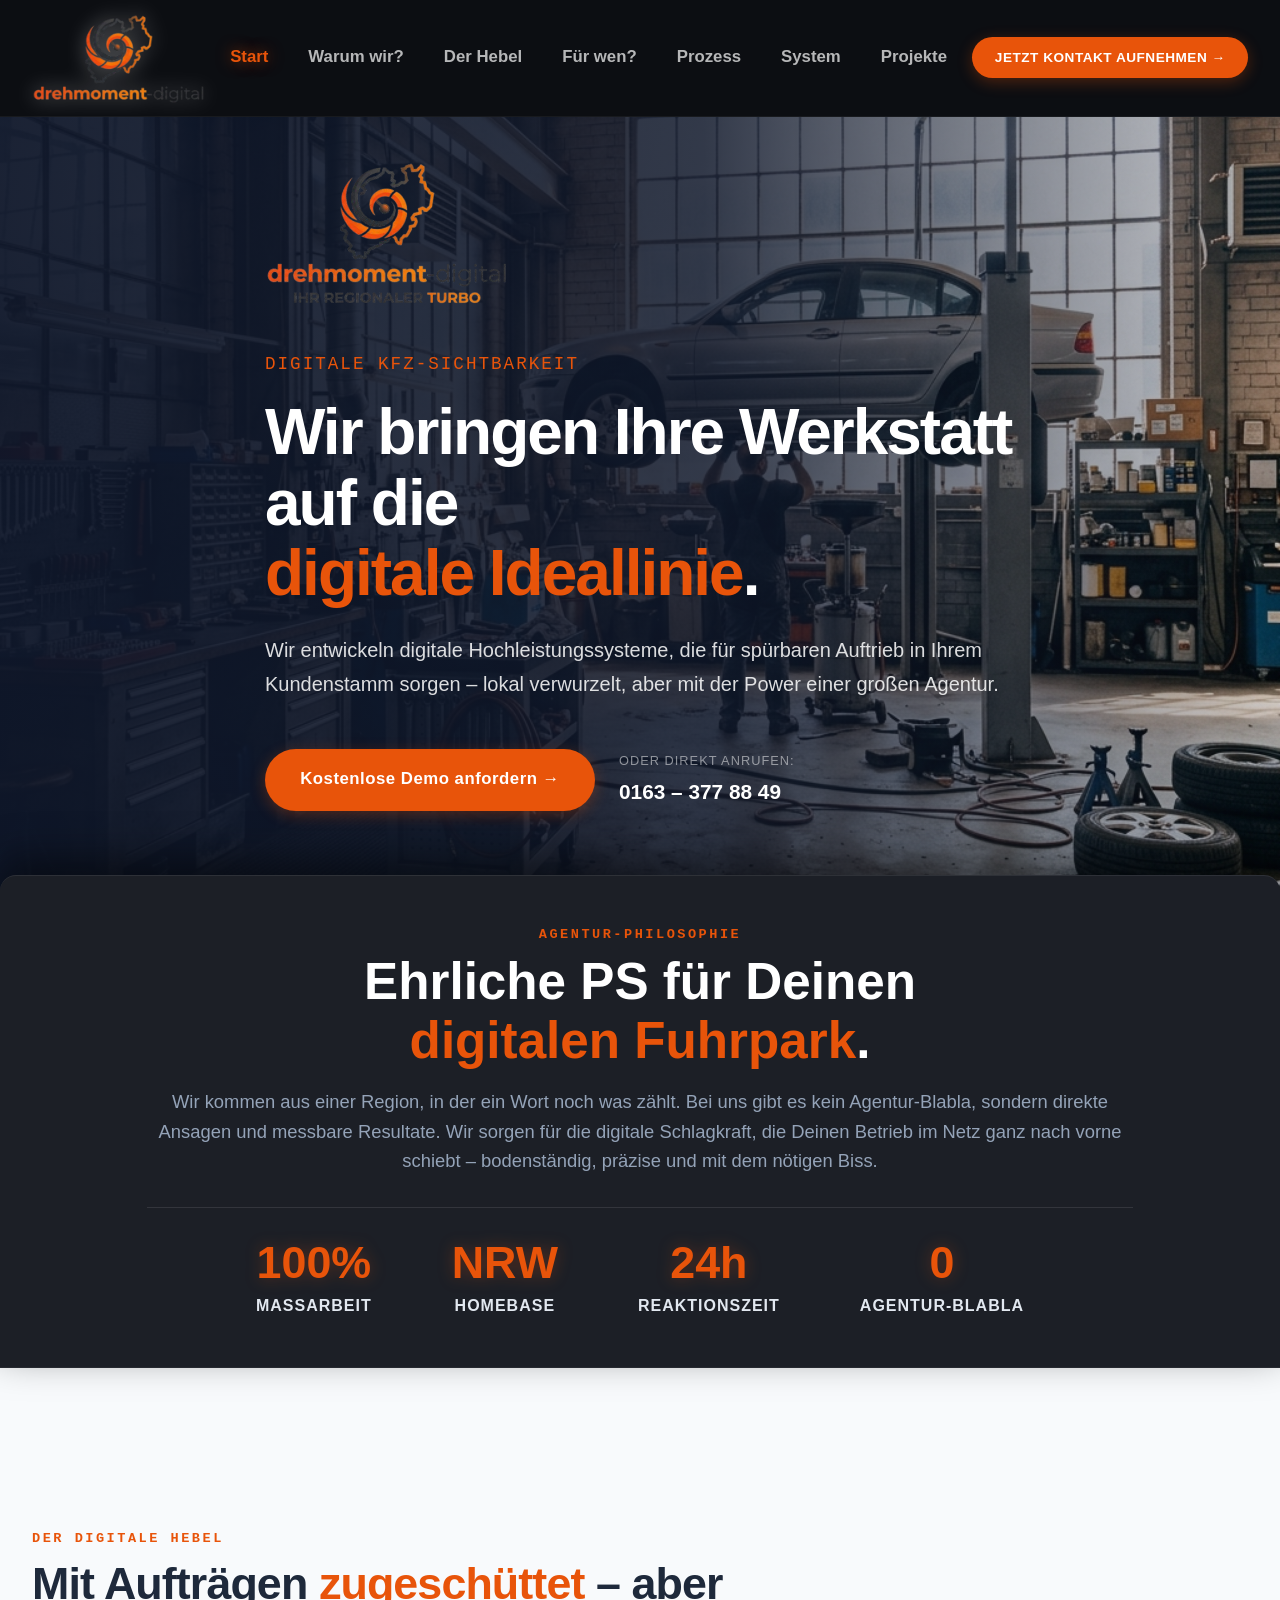
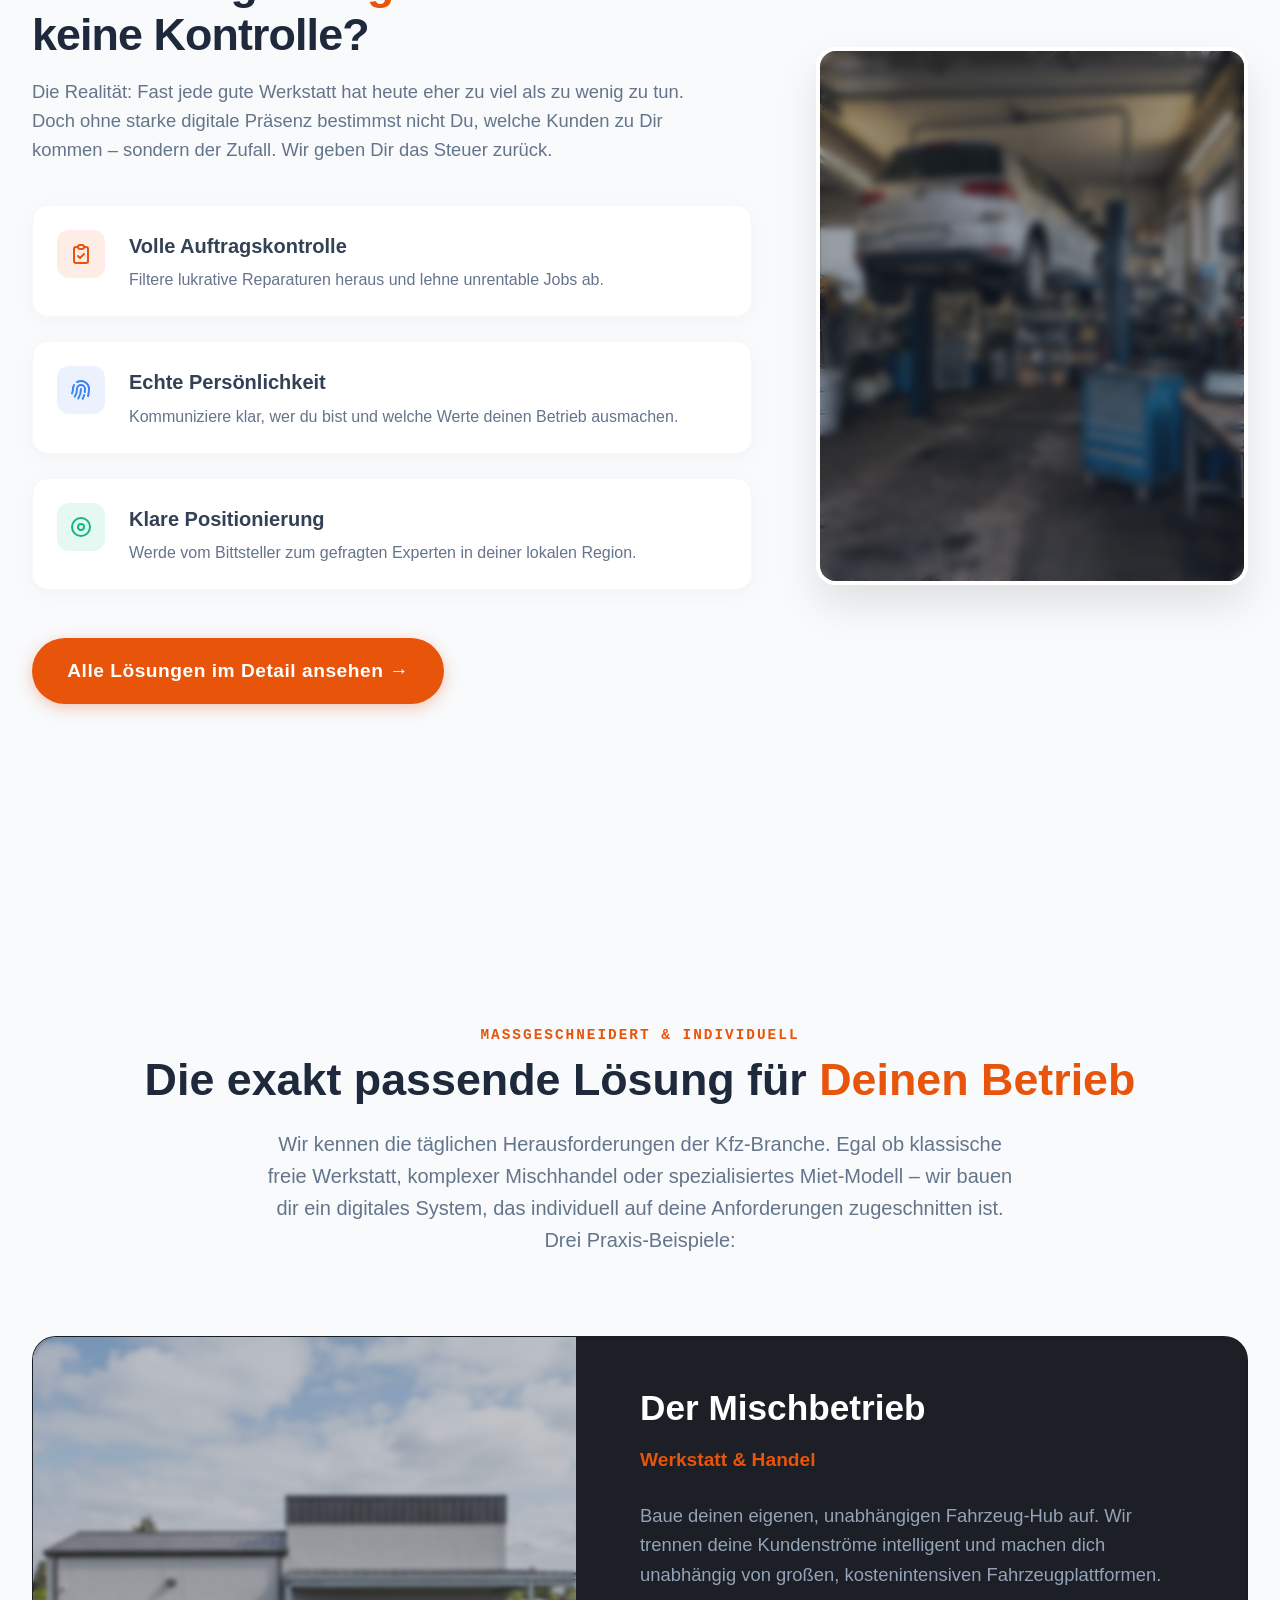
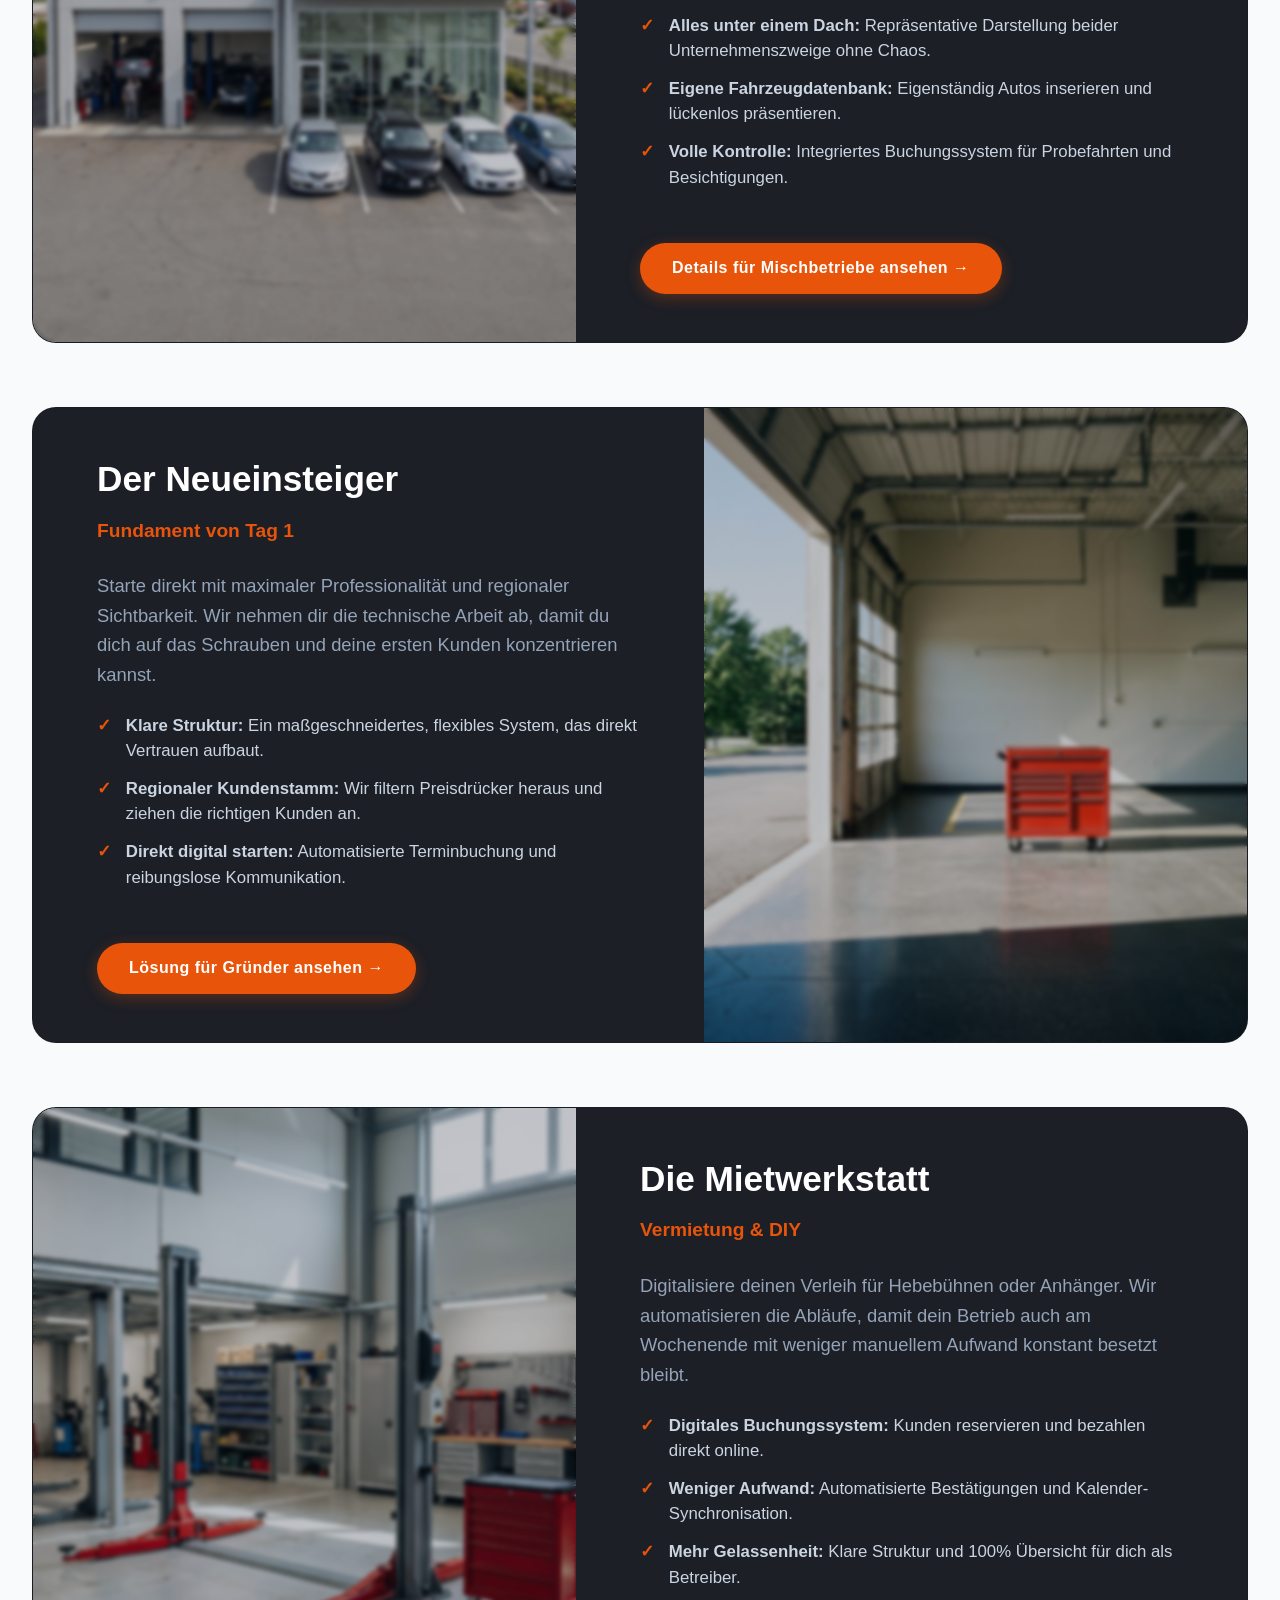
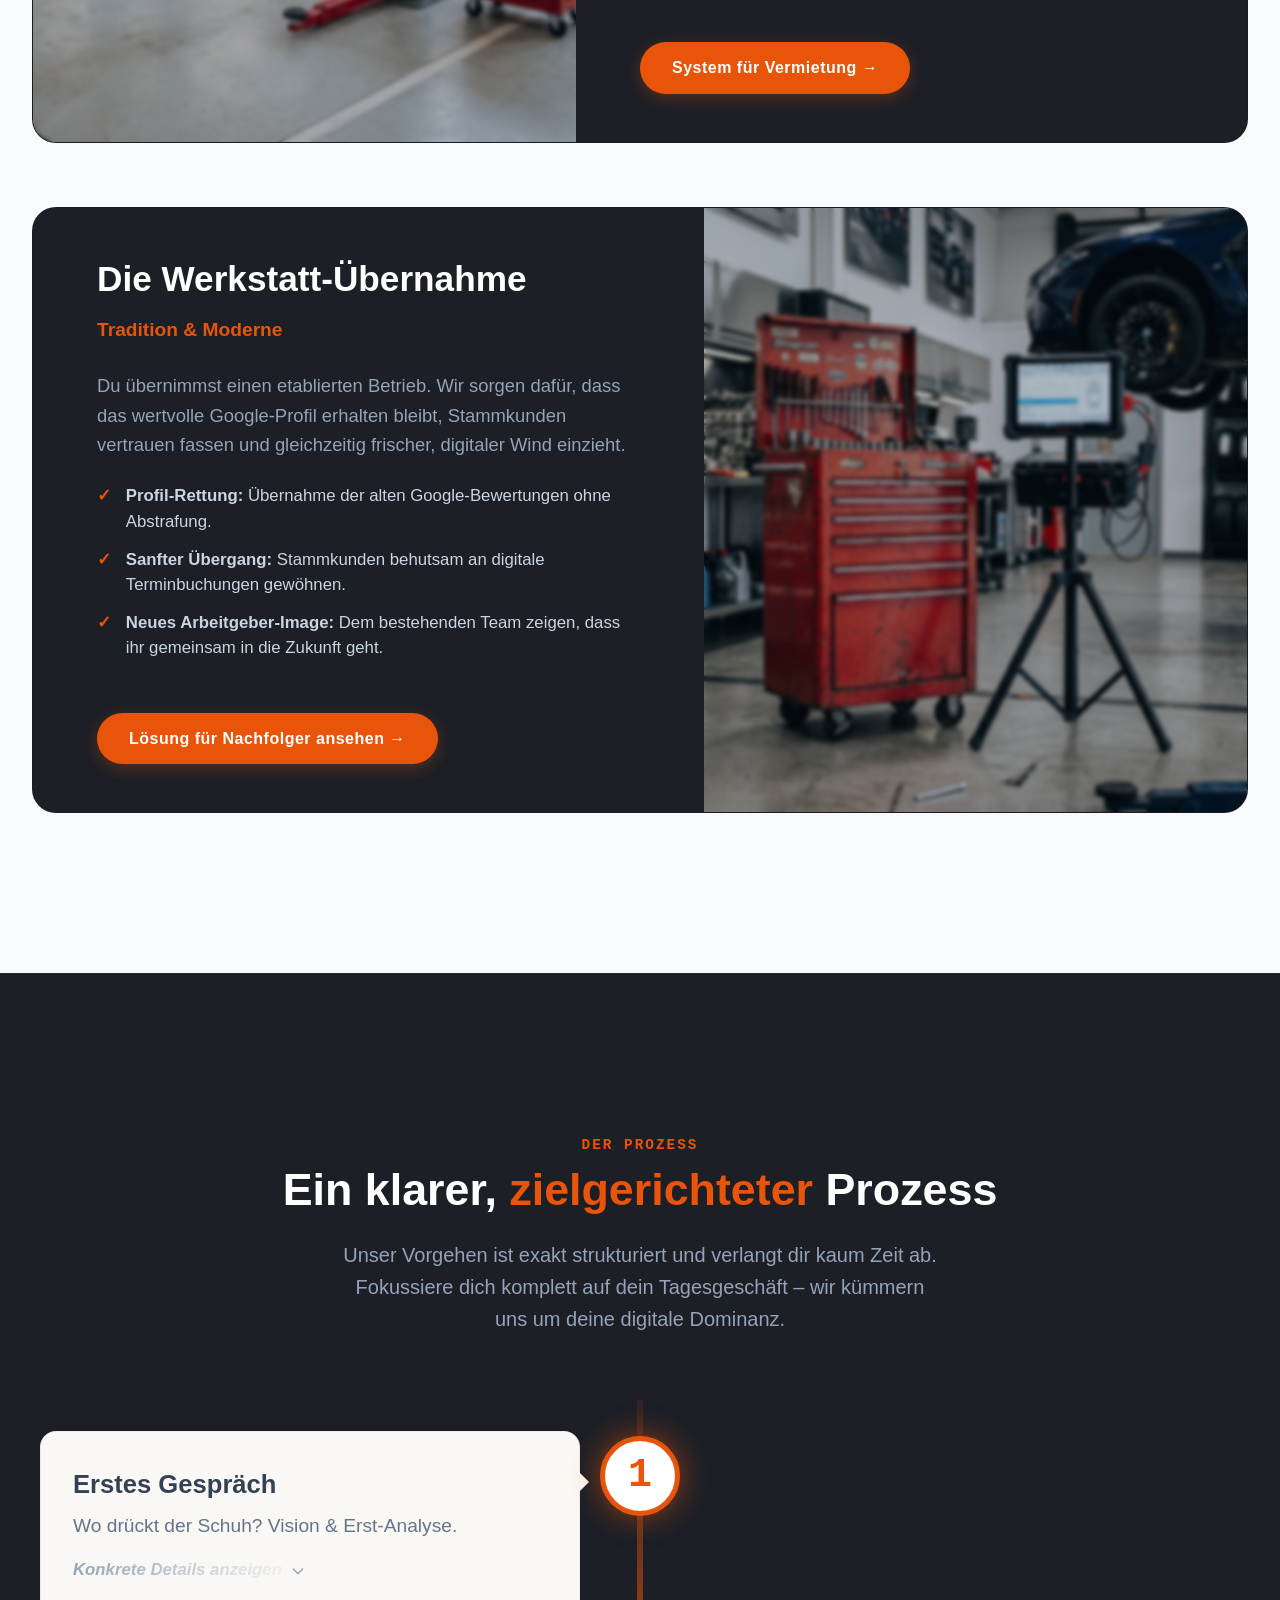
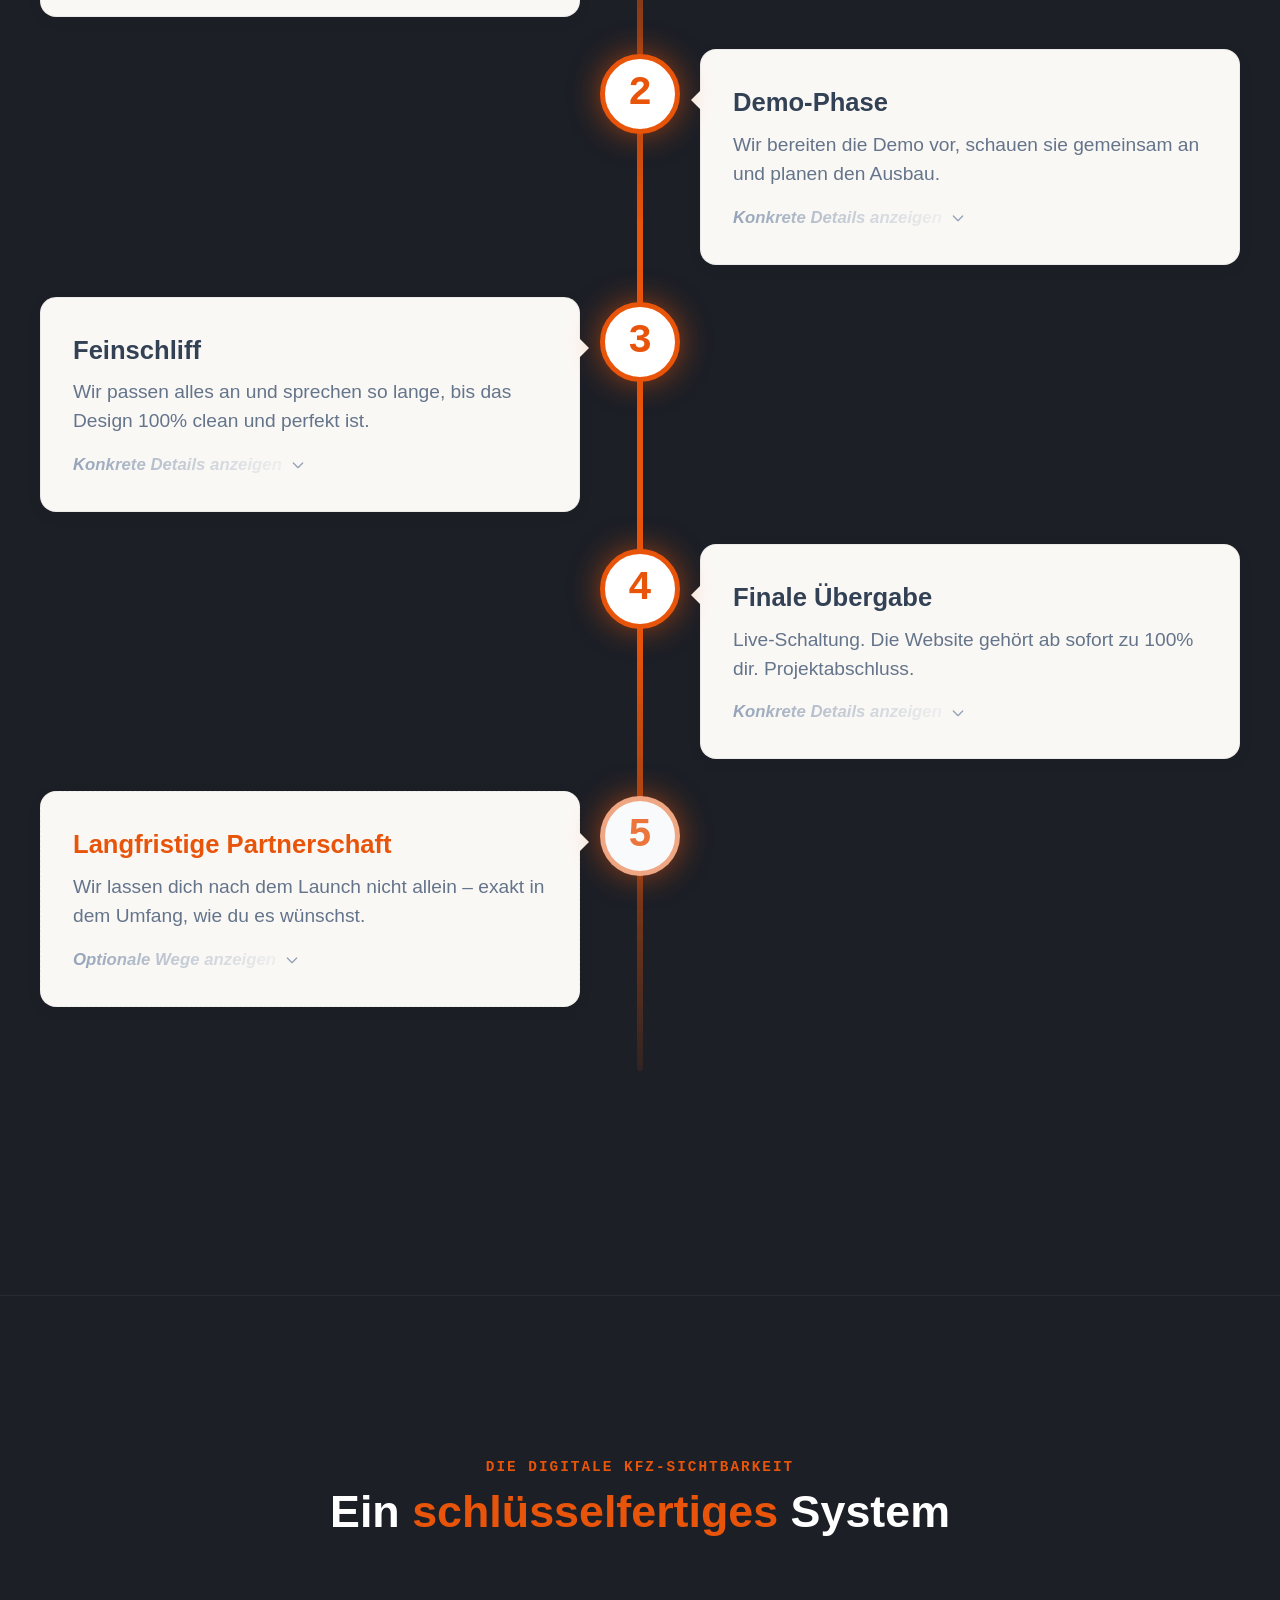
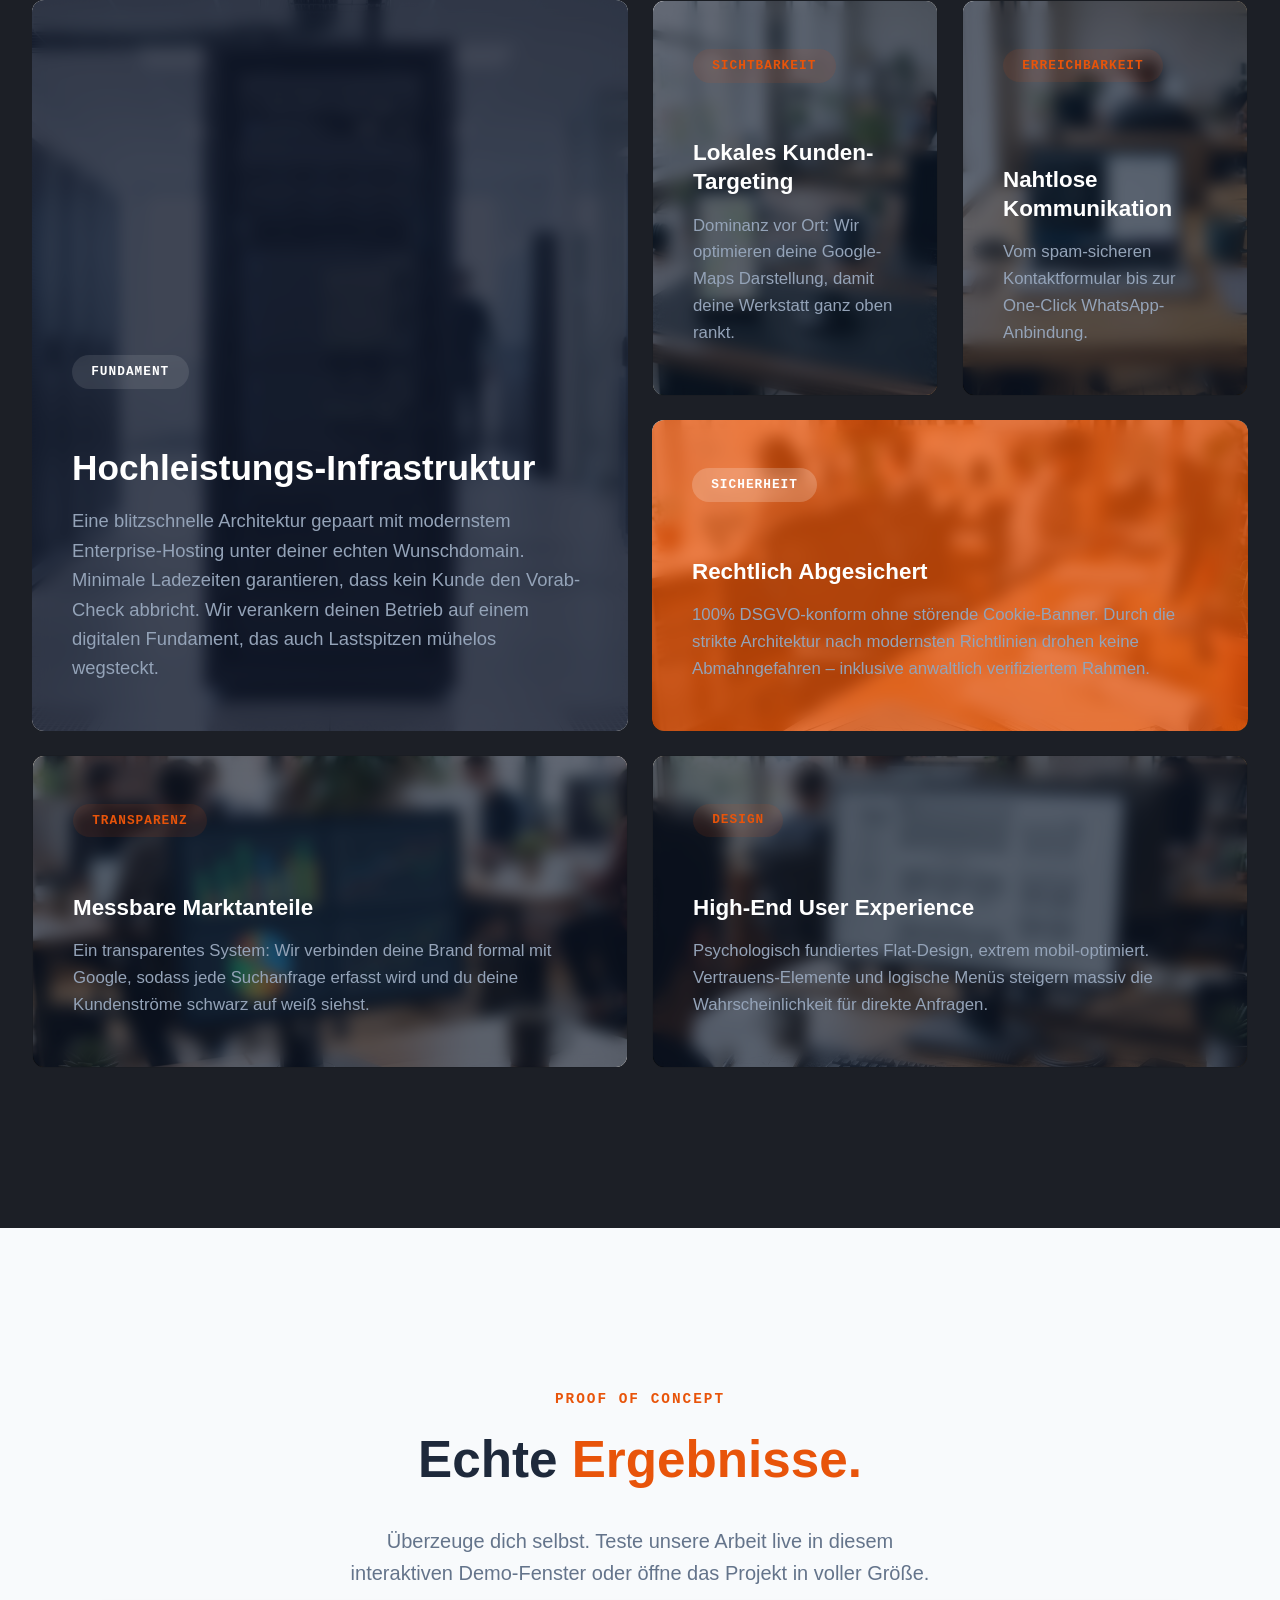
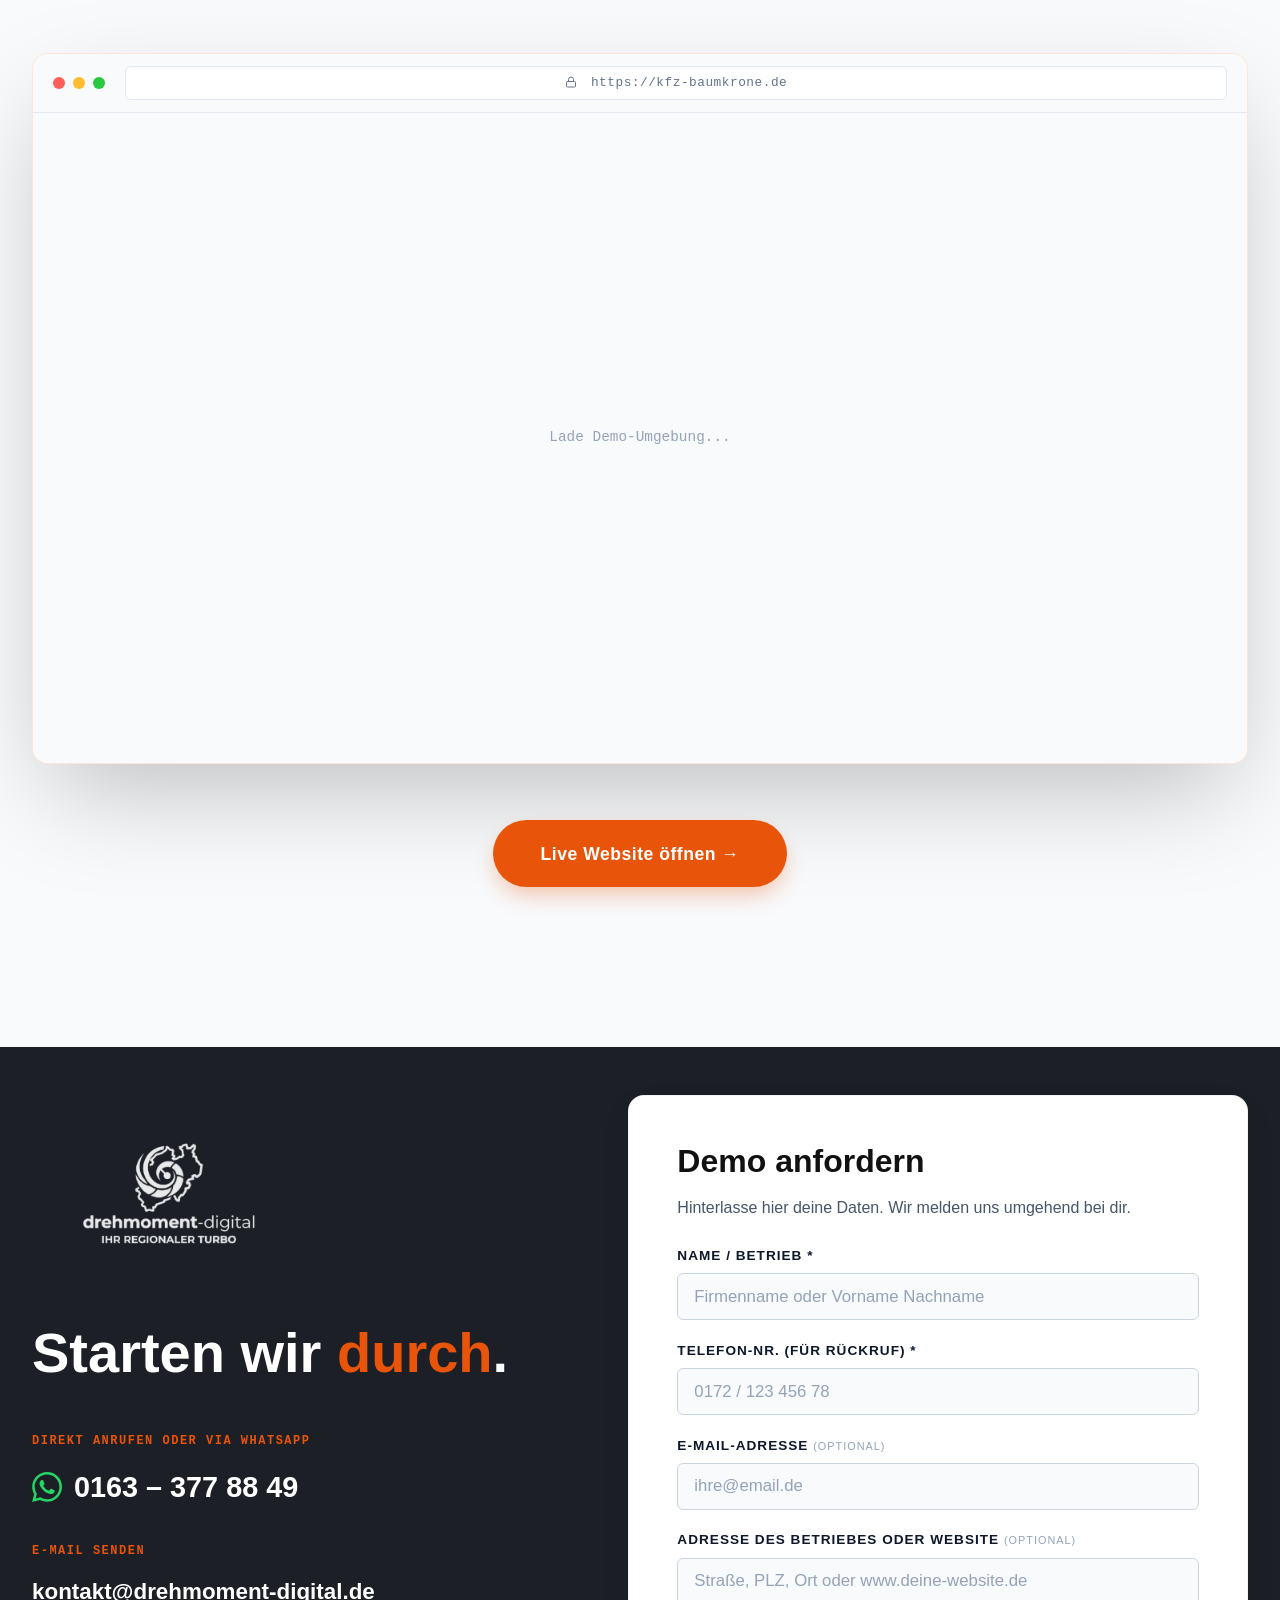
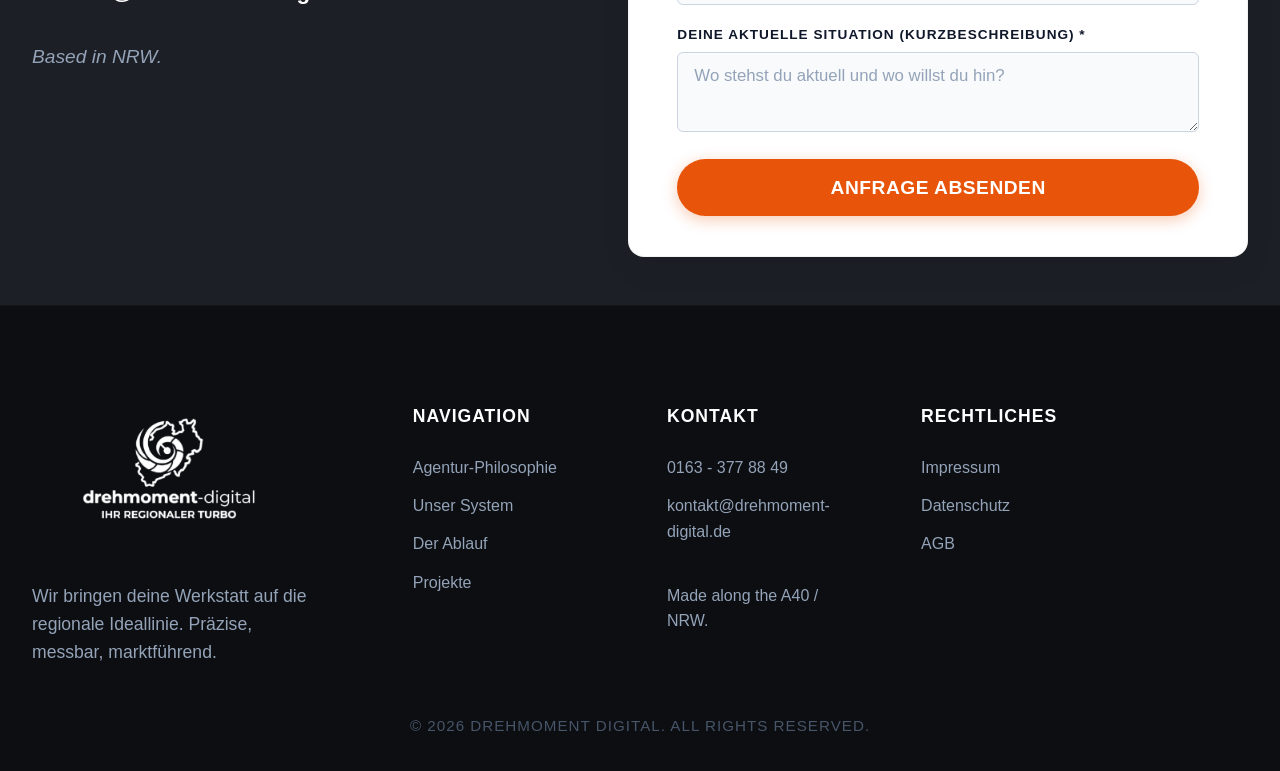
<file: index.html>
<!DOCTYPE html>
<html lang="de">

<head>
    <!-- 🛠️ DEPLOYMENT FORCE UPDATE: 14:10 🛠️ -->
    <!-- UUID: 797db037-afd2-429d-8ca1-b78d36474066 -->
    <meta charset="UTF-8">
    <meta name="viewport" content="width=device-width, initial-scale=1.0">

    <!-- CCM19 Cookie Consent -->
    <script src="https://cloud.ccm19.de/app.js?apiKey=c7532c1c7be74cc17f97c3b00bee1431a7a4b2492ec126ae&amp;domain=6a292f59c2aeca6dcd0a61b2" referrerpolicy="origin"></script>

    <!-- SEO & Title -->
    <title>Drehmoment Digital | Die Webagentur für die Kfz-Branche & Handwerk</title>
    <meta name="description"
        content="Deine spezialisierte Webagentur für Kfz-Werkstätten, Autohandel und Reifenhandel. Wir bauen performante Websites und Werbung, die Kunden bringt. Überregional & lokal in NRW.">
    <meta name="keywords"
        content="Webagentur Kfz, Marketing Werkstatt, Webdesign Autohandel, Werbung Kfz-Branche, Digitalisierung Autohaus, Drehmoment Digital, Webdesign NRW Dortmund">
    <meta name="author" content="Drehmoment Digital">
    <link rel="canonical" href="https://drehmoment-digital.de/">

    <!-- Open Graph / Social Media -->
    <meta property="og:type" content="website">
    <meta property="og:url" content="https://drehmoment-digital.de/">
    <meta property="og:title" content="Drehmoment Digital | Webagentur für die Kfz-Branche">
    <meta property="og:description"
        content="Spezialisierte Webagentur für Kfz-Werkstätten & Autohandel. Wir machen dich digital sichtbar.">
    <meta property="og:image" content="https://drehmoment-digital.de/logo_transparent.png">

    <!-- Schema.org JSON-LD -->
    <script type="application/ld+json">
    {
      "@context": "https://schema.org",
      "@type": "ProfessionalService",
      "name": "Drehmoment Digital",
      "url": "https://drehmoment-digital.de",
      "logo": "https://drehmoment-digital.de/logo_transparent.png",
      "description": "Spezialisierte Webagentur für die Kfz-Branche. Websites, SEO und Werbung für Werkstätten und Autohandel.",
      "address": {
        "@type": "PostalAddress",
        "addressRegion": "NRW",
        "addressCountry": "DE"
      },
      "telephone": "+49 163 3778849",
      "areaServed": ["DE", "AT", "CH"],
      "knowsAbout": ["Webdesign", "Online Marketing", "SEO", "Kfz-Branche", "Autohandel"]
    }
    </script>

    <link rel="icon" type="image/png" href="logo_transparent.png">
    <link rel="stylesheet" href="css/01_variables.css">
    <link rel="stylesheet" href="css/02_typography.css">
    <link rel="stylesheet" href="css/03_layout.css">
    <link rel="stylesheet" href="css/04_components.css">
    <link rel="stylesheet" href="css/05_sections.css">
</head>

<body>

    <!-- ================== HEADER ================== -->
    <header class="site-header">
        <div class="header-inner">
            <div class="header-left">
                <a href="index.html" target="_self" class="logo-link">
                    <img src="./drehmoment_digital_transparent-removeb ohne supslogan.png" alt="Drehmoment Digital Logo" class="header-logo-img">
                </a>
            </div>
            <nav class="nav-links">
                <a href="index.html#start">Start</a>
                <a href="index.html#warum-wir">Warum wir?</a>
                <a href="deep-dive.html" class="nav-hebel">Der Hebel</a>
                
                <div class="nav-dropdown">
                    <a href="index.html#zielgruppen" class="dropdown-trigger nav-zielgruppen">Für wen?</a>
                    <div class="dropdown-menu">
                        <a href="mischbetrieb.html" class="sub-mischbetrieb">Werkstatt & Handel</a>
                        <a href="neueinsteiger.html" class="sub-neueinsteiger">Der Neueinsteiger</a>
                        <a href="mietwerkstatt.html" class="sub-mietwerkstatt">Mietwerkstätten</a>
                        <a href="uebernahme.html" class="sub-uebernahme">Werkstatt-Übernahme</a>
                    </div>
                </div>
                
                <a href="index.html#prozess">Prozess</a>
                <a href="index.html#loesung">System</a>
                <a href="index.html#projekte">Projekte</a>
            </nav>
            <div class="cta-nav">
                <a href="#kontakt" class="btn-primary">
                    JETZT KONTAKT AUFNEHMEN &rarr;
                </a>
            </div>
            <!-- Mobile Toggle Button -->
            <button class="mobile-nav-toggle" aria-label="Menü öffnen">
                <span></span>
                <span></span>
                <span></span>
            </button>
        </div>
    </header>

    <!-- ================== HERO ================== -->
    <section class="hero-section" id="start">
        <div class="hero-bg-wrapper">
            <img src="./assets/images/hero_bg.png" alt="Professionelle KFZ-Werkstatt">
            <div class="hero-bg-overlay"></div>
        </div>
        <div class="container hero-content-container">
            <div class="hero-grid fade-up">
                <img src="./drehmoment_digital_transparent-removebg-preview.png" alt="Drehmoment Digital Logo" class="hero-colored-logo">
                <div class="hero-subtitle" style="font-size: 1.1rem; margin-bottom: 1.2rem;">Digitale KFZ-Sichtbarkeit</div>
                <h1>Wir bringen Ihre Werkstatt auf die <br><span style="color: var(--accent-orange);">digitale Ideallinie</span>.</h1>
                <p class="hero-lead">Wir entwickeln digitale Hochleistungssysteme, die für spürbaren Auftrieb in Ihrem Kundenstamm sorgen – lokal verwurzelt, aber mit der Power einer großen Agentur.</p>
                
                <div class="hero-cta-group">
                    <a href="#kontakt" class="btn btn-primary btn-large glow-effect">Kostenlose Demo anfordern →</a>
                    <div class="direct-contact-wrapper" style="display: flex; flex-direction: column; gap: 4px;">
                        <span class="hero-or-text" style="font-size: 0.8rem; text-transform: uppercase; letter-spacing: 1px;">oder direkt anrufen:</span>
                        <a href="tel:+491633778849" class="direct-contact-link" style="gap: 0;">
                            0163 &ndash; 377 88 49
                        </a>
                    </div>
                </div>
            </div>
        </div>
    </section>

    <!-- ================== WARUM WIR (ZENTRIERTE LEISTE) ================== -->
    <section class="warum-leiste-centered" id="warum-wir">
        <div class="container fade-up" style="max-width: 1050px; margin: 0 auto; text-align: center;">
            <p class="warum-kicker">Agentur-Philosophie</p>
            <h2 class="warum-heading">Ehrliche PS für Deinen<br><span class="highlight-text">digitalen Fuhrpark</span>.</h2>
            <p class="warum-lead">Wir kommen aus einer Region, in der ein Wort noch was zählt. Bei uns gibt es kein Agentur-Blabla, sondern direkte Ansagen und messbare Resultate. Wir sorgen für die digitale Schlagkraft, die Deinen Betrieb im Netz ganz nach vorne schiebt – bodenständig, präzise und mit dem nötigen Biss.</p>
            
            <div class="warum-stats-centered">
                <div class="stat-item-centered">
                    <span class="stat-num-centered">100%</span>
                    <span class="stat-label-centered">Maßarbeit</span>
                </div>
                <div class="stat-item-centered">
                    <span class="stat-num-centered">NRW</span>
                    <span class="stat-label-centered">Homebase</span>
                </div>
                <div class="stat-item-centered">
                    <span class="stat-num-centered">24h</span>
                    <span class="stat-label-centered">Reaktionszeit</span>
                </div>
                <div class="stat-item-centered">
                    <span class="stat-num-centered">0</span>
                    <span class="stat-label-centered">Agentur-Blabla</span>
                </div>
            </div>
        </div>
    </section>

    <!-- ================== KONTROLLE & POSITIONIERUNG ================== -->
    <section class="section-padding" style="background-color: var(--bg-surface);" id="kontrolle">
        <div class="container fade-up">
            <div class="kontrolle-grid">
                <div class="kontrolle-text">
                    <p class="warum-kicker" style="color: var(--accent-orange);">Der digitale Hebel</p>
                    <h2 style="font-size: clamp(2rem, 3.5vw, 3.2rem); line-height: 1.15; margin-bottom: 1rem; color: #1e293b; font-weight: 800; letter-spacing: -0.02em;">Mit Aufträgen <span style="color: var(--accent-orange);">zugeschüttet</span> – aber keine Kontrolle?</h2>
                    <p class="lead" style="font-size: 1.15rem; margin-bottom: 2.5rem; color: #64748b; max-width: 95%;">
                        Die Realität: Fast jede gute Werkstatt hat heute eher zu viel als zu wenig zu tun. 
                        Doch ohne starke digitale Präsenz bestimmst nicht Du, welche Kunden zu Dir kommen – sondern der Zufall. 
                        Wir geben Dir das Steuer zurück.
                    </p>

                    <div class="kontrolle-features">
                        <div class="k-feature-item">
                            <div class="k-icon" style="background: rgba(232, 84, 10, 0.1); color: var(--accent-orange);">
                                <svg width="24" height="24" fill="none" stroke="currentColor" viewBox="0 0 24 24">
                                    <path stroke-linecap="round" stroke-linejoin="round" stroke-width="2" d="M9 5H7a2 2 0 00-2 2v12a2 2 0 002 2h10a2 2 0 002-2V7a2 2 0 00-2-2h-2M9 5a2 2 0 002 2h2a2 2 0 002-2M9 5a2 2 0 012-2h2a2 2 0 012 2m-6 9l2 2 4-4"></path>
                                </svg>
                            </div>
                            <div class="k-text">
                                <h4 style="color: #334155;">Volle Auftragskontrolle</h4>
                                <p style="color: #64748b;">Filtere lukrative Reparaturen heraus und lehne unrentable Jobs ab.</p>
                            </div>
                        </div>

                        <div class="k-feature-item">
                            <div class="k-icon" style="background: rgba(59, 130, 246, 0.1); color: #3b82f6;">
                                <svg width="24" height="24" fill="none" stroke="currentColor" viewBox="0 0 24 24">
                                    <path stroke-linecap="round" stroke-linejoin="round" stroke-width="2" d="M12 11c0 3.517-1.009 6.799-2.753 9.571m-3.44-2.04l.054-.09A13.916 13.916 0 008 11a4 4 0 118 0c0 1.017-.07 2.019-.203 3m-2.118 6.844A21.88 21.88 0 0015.171 17m3.839 1.132c.645-2.266.99-4.659.99-7.132A8 8 0 008 4.07M3 15.364c.64-1.319 1-2.8 1-4.364 0-1.457.39-2.823 1.07-4"></path>
                                </svg>
                            </div>
                            <div class="k-text">
                                <h4 style="color: #334155;">Echte Persönlichkeit</h4>
                                <p style="color: #64748b;">Kommuniziere klar, wer du bist und welche Werte deinen Betrieb ausmachen.</p>
                            </div>
                        </div>

                        <div class="k-feature-item">
                            <div class="k-icon" style="background: rgba(16, 185, 129, 0.1); color: #10b981;">
                                <svg width="24" height="24" fill="none" stroke="currentColor" viewBox="0 0 24 24">
                                    <path stroke-linecap="round" stroke-linejoin="round" stroke-width="2" d="M21 12a9 9 0 11-18 0 9 9 0 0118 0z"></path>
                                    <path stroke-linecap="round" stroke-linejoin="round" stroke-width="2" d="M15 12a3 3 0 11-6 0 3 3 0 016 0z"></path>
                                </svg>
                            </div>
                            <div class="k-text">
                                <h4 style="color: #334155;">Klare Positionierung</h4>
                                <p style="color: #64748b;">Werde vom Bittsteller zum gefragten Experten in deiner lokalen Region.</p>
                            </div>
                        </div>
                    </div>
                    
                    <a href="deep-dive.html" class="btn-primary" style="margin-top: 3rem; align-self: flex-start; text-decoration: none;">Alle Lösungen im Detail ansehen &rarr;</a>
                </div>
                
                <div class="kontrolle-image-wrapper">
                    <img src="./werkstatt_clean_empty.png" alt="Cleane, hochmoderne KFZ Werkstatt" class="kontrolle-img">
                </div>
            </div>
        </div>
    </section>



    <!-- ================== ZIELGRUPPEN ================== -->
    <section class="section-padding" id="zielgruppen" style="background-color: var(--bg-surface); color: #1e293b;">
        <style>
            #zielgruppen .target-card { background-color: var(--panel-dark); border: 1px solid rgba(0,0,0,0.1); }
            #zielgruppen .target-card-content { color: #94A3B8; }
            #zielgruppen .target-card-content h3 { color: #fff; }
            #zielgruppen .target-card-content .target-list li { color: #cbd5e1; }
            #zielgruppen .btn-outline { border-color: rgba(255,255,255,0.2) !important; color: #fff !important; }
            #zielgruppen .btn-outline:hover { background-color: var(--accent-orange) !important; color: #fff !important; border-color: var(--accent-orange) !important; }
        </style>
        <div class="container-wide">
            <p class="warum-kicker fade-up" style="color: var(--accent-orange); text-align: center; text-transform: uppercase; letter-spacing: 2px; font-size: 0.9rem; font-weight: 700; margin-bottom: 0.5rem;">Maßgeschneidert & Individuell</p>
            <h2 class="fade-up" style="text-align: center; margin-bottom: 1.5rem; color: #1e293b; font-size: clamp(2rem, 3.5vw, 3.2rem); line-height: 1.1;">Die exakt passende Lösung für <span class="highlight-text">Deinen Betrieb</span></h2>
            <p class="fade-up lead"
                style="text-align: center; color: #64748b; max-width: 750px; margin: 0 auto 5rem auto;">Wir kennen die täglichen Herausforderungen der Kfz-Branche. Egal ob klassische freie Werkstatt, komplexer Mischhandel oder spezialisiertes Miet-Modell – wir bauen dir ein digitales System, das individuell auf deine Anforderungen zugeschnitten ist. Drei Praxis-Beispiele:</p>

            <div class="target-stack">
                <!-- Target 1: Mischbetrieb -->
                <div class="target-card fade-up">
                    <div class="target-card-img">
                        <img src="assets/target_mischbetrieb.png" alt="Mischbetrieb Werkstatt und Handel">
                        <div class="target-img-overlay"></div>
                    </div>
                    <div class="target-card-content">
                        <h3>Der Mischbetrieb<br><span style="font-size: 1.2rem; color: var(--accent-orange); font-weight: 600;">Werkstatt & Handel</span></h3>
                        <p>Baue deinen eigenen, unabhängigen Fahrzeug-Hub auf. Wir trennen deine Kundenströme intelligent und machen dich unabhängig von großen, kostenintensiven Fahrzeugplattformen.</p>
                        <ul class="target-list">
                            <li><strong>Alles unter einem Dach:</strong> Repräsentative Darstellung beider Unternehmenszweige ohne Chaos.</li>
                            <li><strong>Eigene Fahrzeugdatenbank:</strong> Eigenständig Autos inserieren und lückenlos präsentieren.</li>
                            <li><strong>Volle Kontrolle:</strong> Integriertes Buchungssystem für Probefahrten und Besichtigungen.</li>
                        </ul>
                        <a href="mischbetrieb.html" target="_self" class="btn-primary" style="margin-top: 1rem; align-self: flex-start; text-decoration: none; padding: 0.8rem 2rem; font-size: 1rem;">Details für Mischbetriebe ansehen &rarr;</a>
                    </div>
                </div>

                <!-- Target 2: Gründer -->
                <div class="target-card target-reverse fade-up">
                    <div class="target-card-img">
                        <img src="assets/target_gruender.png" alt="Neueinsteiger Werkstatt Gründer">
                        <div class="target-img-overlay"></div>
                    </div>
                    <div class="target-card-content">
                        <h3>Der Neueinsteiger<br><span style="font-size: 1.2rem; color: var(--accent-orange); font-weight: 600;">Fundament von Tag 1</span></h3>
                        <p>Starte direkt mit maximaler Professionalität und regionaler Sichtbarkeit. Wir nehmen dir die technische Arbeit ab, damit du dich auf das Schrauben und deine ersten Kunden konzentrieren kannst.</p>
                        <ul class="target-list">
                            <li><strong>Klare Struktur:</strong> Ein maßgeschneidertes, flexibles System, das direkt Vertrauen aufbaut.</li>
                            <li><strong>Regionaler Kundenstamm:</strong> Wir filtern Preisdrücker heraus und ziehen die richtigen Kunden an.</li>
                            <li><strong>Direkt digital starten:</strong> Automatisierte Terminbuchung und reibungslose Kommunikation.</li>
                        </ul>
                        <a href="neueinsteiger.html" target="_self" class="btn-primary" style="margin-top: 1rem; align-self: flex-start; text-decoration: none; padding: 0.8rem 2rem; font-size: 1rem;">Lösung für Gründer ansehen &rarr;</a>
                    </div>
                </div>

                <!-- Target 3: Mietwerkstatt -->
                <div class="target-card fade-up">
                    <div class="target-card-img">
                        <img src="assets/target_mietwerkstatt.png" alt="Mietwerkstatt Hebebühnen">
                        <div class="target-img-overlay"></div>
                    </div>
                    <div class="target-card-content">
                        <h3>Die Mietwerkstatt<br><span style="font-size: 1.2rem; color: var(--accent-orange); font-weight: 600;">Vermietung & DIY</span></h3>
                        <p>Digitalisiere deinen Verleih für Hebebühnen oder Anhänger. Wir automatisieren die Abläufe, damit dein Betrieb auch am Wochenende mit weniger manuellem Aufwand konstant besetzt bleibt.</p>
                        <ul class="target-list">
                            <li><strong>Digitales Buchungssystem:</strong> Kunden reservieren und bezahlen direkt online.</li>
                            <li><strong>Weniger Aufwand:</strong> Automatisierte Bestätigungen und Kalender-Synchronisation.</li>
                            <li><strong>Mehr Gelassenheit:</strong> Klare Struktur und 100% Übersicht für dich als Betreiber.</li>
                        </ul>
                        <a href="mietwerkstatt.html" target="_self" class="btn-primary" style="margin-top: 1rem; align-self: flex-start; text-decoration: none; padding: 0.8rem 2rem; font-size: 1rem;">System für Vermietung &rarr;</a>
                    </div>
                </div>

                <!-- Target 4: Werkstatt-Übernahme -->
                <div class="target-card target-reverse fade-up">
                    <div class="target-card-img">
                        <img src="assets/target_uebernahme.png" alt="Werkstatt-Übernahme Nachfolge">
                        <div class="target-img-overlay"></div>
                    </div>
                    <div class="target-card-content">
                        <h3>Die Werkstatt-Übernahme<br><span style="font-size: 1.2rem; color: var(--accent-orange); font-weight: 600;">Tradition & Moderne</span></h3>
                        <p>Du übernimmst einen etablierten Betrieb. Wir sorgen dafür, dass das wertvolle Google-Profil erhalten bleibt, Stammkunden vertrauen fassen und gleichzeitig frischer, digitaler Wind einzieht.</p>
                        <ul class="target-list">
                            <li><strong>Profil-Rettung:</strong> Übernahme der alten Google-Bewertungen ohne Abstrafung.</li>
                            <li><strong>Sanfter Übergang:</strong> Stammkunden behutsam an digitale Terminbuchungen gewöhnen.</li>
                            <li><strong>Neues Arbeitgeber-Image:</strong> Dem bestehenden Team zeigen, dass ihr gemeinsam in die Zukunft geht.</li>
                        </ul>
                        <a href="uebernahme.html" target="_self" class="btn-primary" style="margin-top: 1rem; align-self: flex-start; text-decoration: none; padding: 0.8rem 2rem; font-size: 1rem;">Lösung für Nachfolger ansehen &rarr;</a>
                    </div>
                </div>

            </div>
        </div>
    </section>

    <!-- ================== PROZESS ================== -->
    <section class="section-padding"
        style="background-color: var(--panel-dark); border-top: 1px solid rgba(255,255,255,0.05); border-bottom: 1px solid rgba(255,255,255,0.05);"
        id="prozess">
        <style>
            #prozess > .container > h2 { color: #fff !important; }
            #prozess > .container > p.lead { color: #94a3b8 !important; }
        </style>
        <div class="container">
            <p class="warum-kicker fade-up" style="color: var(--accent-orange); text-align: center; text-transform: uppercase; letter-spacing: 2px; font-size: 0.9rem; font-weight: 700; margin-bottom: 0.5rem;">Der Prozess</p>
            <h2 class="fade-up" style="text-align: center; margin-bottom: 1.5rem; color: #fff; font-size: clamp(2rem, 3.5vw, 3.2rem); line-height: 1.1;">Ein klarer, <span class="highlight-text">zielgerichteter</span> Prozess</h2>
            <p class="fade-up lead"
                style="text-align: center; color: #94a3b8; max-width: 600px; margin: 0 auto 4rem auto;">Unser
                Vorgehen ist exakt strukturiert und verlangt dir kaum Zeit ab. Fokussiere dich komplett auf dein
                Tagesgeschäft – wir kümmern uns um deine digitale Dominanz.</p>

            <div class="timeline-container fade-up">
                <!-- The central line -->
                <div class="timeline-line"></div>

                <!-- Step 1 -->
                <div class="timeline-step step-left">
                    <div class="timeline-node">1</div>
                    <details class="timeline-content-acc">
                        <summary class="timeline-summary">
                            <h3 style="color: #334155;">Erstes Gespräch</h3>
                            <p>Wo drückt der Schuh? Vision & Erst-Analyse.</p>
                            <span class="timeline-expand-hint">Konkrete Details anzeigen <svg width="16" height="16" fill="none" stroke="currentColor" viewBox="0 0 24 24"><path stroke-linecap="round" stroke-linejoin="round" stroke-width="2" d="M19 9l-7 7-7-7"></path></svg></span>
                        </summary>
                        <div class="timeline-details">
                            <ul>
                                <li><strong>Strategie-Austausch:</strong> Wir klären deine stärksten und lukrativsten Dienstleistungen.</li>
                                <li><strong>Kunden-Fokus:</strong> Wir definieren exakt, welche Wunschkunden wir für dich ansprechen wollen.</li>
                                <li><strong>Klarer Plan:</strong> Wir gestalten die inhaltliche Blaupause, die dich von der Konkurrenz abhebt.</li>
                            </ul>
                        </div>
                    </details>
                </div>

                <!-- Step 2 -->
                <div class="timeline-step step-right">
                    <div class="timeline-node">2</div>
                    <details class="timeline-content-acc">
                        <summary class="timeline-summary">
                            <h3 style="color: #334155;">Demo-Phase</h3>
                            <p>Wir bereiten die Demo vor, schauen sie gemeinsam an und planen den Ausbau.</p>
                            <span class="timeline-expand-hint">Konkrete Details anzeigen <svg width="16" height="16" fill="none" stroke="currentColor" viewBox="0 0 24 24"><path stroke-linecap="round" stroke-linejoin="round" stroke-width="2" d="M19 9l-7 7-7-7"></path></svg></span>
                        </summary>
                        <div class="timeline-details">
                            <ul>
                                <li><strong>Hochwertiges Design:</strong> Unser Team entwirft ein psychologisch optimiertes, professionelles Erscheinungsbild.</li>
                                <li><strong>Echte Überzeugungskraft:</strong> Wir integrieren vertrauensbildende Elemente und schreiben zielgerichtete Texte.</li>
                                <li><strong>Perfekt fürs Smartphone:</strong> Wir garantieren 100% einwandfreie Darstellung auf allen Handys.</li>
                            </ul>
                        </div>
                    </details>
                </div>

                <!-- Step 3 -->
                <div class="timeline-step step-left">
                    <div class="timeline-node">3</div>
                    <details class="timeline-content-acc">
                        <summary class="timeline-summary">
                            <h3 style="color: #334155;">Feinschliff</h3>
                            <p>Wir passen alles an und sprechen so lange, bis das Design 100% clean und perfekt ist.</p>
                            <span class="timeline-expand-hint">Konkrete Details anzeigen <svg width="16" height="16" fill="none" stroke="currentColor" viewBox="0 0 24 24"><path stroke-linecap="round" stroke-linejoin="round" stroke-width="2" d="M19 9l-7 7-7-7"></path></svg></span>
                        </summary>
                        <div class="timeline-details">
                            <ul>
                                <li><strong>Schnelle Ladezeiten:</strong> Anbindung an Hochgeschwindigkeitsserver, damit die Seite sofort reagiert.</li>
                                <li><strong>Regionale Sichtbarkeit:</strong> Technische Suchmaschinenoptimierung, damit Google dich in deiner Stadt priorisiert.</li>
                                <li><strong>Qualitäts-Check:</strong> Wir testen alle Kontaktformulare und Funktionen auf Herz und Nieren.</li>
                            </ul>
                        </div>
                    </details>
                </div>

                <!-- Step 4 -->
                <div class="timeline-step step-right">
                    <div class="timeline-node">4</div>
                    <details class="timeline-content-acc">
                        <summary class="timeline-summary">
                            <h3 style="color: #334155;">Finale Übergabe</h3>
                            <p>Live-Schaltung. Die Website gehört ab sofort zu 100% dir. Projektabschluss.</p>
                            <span class="timeline-expand-hint">Konkrete Details anzeigen <svg width="16" height="16" fill="none" stroke="currentColor" viewBox="0 0 24 24"><path stroke-linecap="round" stroke-linejoin="round" stroke-width="2" d="M19 9l-7 7-7-7"></path></svg></span>
                        </summary>
                        <div class="timeline-details">
                            <ul>
                                <li><strong>Live-Schaltung:</strong> Wir übergeben das vollständig indizierte System und gehen damit online.</li>
                                <li><strong>Übergabe & Kontrolle:</strong> Du erhältst alle Zugänge und hast die volle Kontrolle.</li>
                                <li><strong>Die Maschine läuft:</strong> Ab jetzt beginnt das System sofort damit, systematisch Anfragen zu sammeln.</li>
                            </ul>
                        </div>
                    </details>
                </div>

                <!-- Step 5 -->
                <div class="timeline-step step-left">
                    <div class="timeline-node" style="border-color: rgba(232,84,10,0.5); color: rgba(232,84,10,0.8); background: #f8fafc;">5</div>
                    <details class="timeline-content-acc" style="border-style: dashed;">
                        <summary class="timeline-summary">
                            <h3 style="color: var(--accent-orange);">Langfristige Partnerschaft</h3>
                            <p>Wir lassen dich nach dem Launch nicht allein – exakt in dem Umfang, wie du es wünschst.</p>
                            <span class="timeline-expand-hint">Optionale Wege anzeigen <svg width="16" height="16" fill="none" stroke="currentColor" viewBox="0 0 24 24"><path stroke-linecap="round" stroke-linejoin="round" stroke-width="2" d="M19 9l-7 7-7-7"></path></svg></span>
                        </summary>
                        <div class="timeline-details">
                            <ul>
                                <li><strong>Monatliche Betreuung:</strong> Wir übernehmen Server-Wartung, technische Updates und kleine Anpassungen.</li>
                                <li><strong>Gezielte Werbekampagnen:</strong> Wenn du noch massiver wachsen willst, schalten wir messbare Werbung für dich.</li>
                                <li><strong>Flexible Erweiterungen:</strong> Du brauchst Monate später eine neue Unterseite? Wir setzen das transparent und einmalig um.</li>
                            </ul>
                        </div>
                    </details>
                </div>
            </div>
        </div>
    </section>

    <!-- ================== LÖSUNG ================== -->
    <section class="section-padding" id="loesung" style="background-color: var(--panel-dark);">
        <style>
            #loesung .system-card h3 { color: #fff; }
            #loesung .system-card p { color: #94A3B8; }
            #loesung .bento-glass-light { background: rgba(15, 23, 42, 0.65); }
        </style>
        <div class="container">
            <p class="warum-kicker fade-up" style="color: var(--accent-orange); text-align: center; text-transform: uppercase; letter-spacing: 2px; font-size: 0.9rem; font-weight: 700; margin-bottom: 0.5rem;">Die digitale KFZ-Sichtbarkeit</p>
            <h2 class="fade-up" style="text-align: center; margin-bottom: 3rem; color: #fff; font-size: clamp(2rem, 3.5vw, 3.2rem); line-height: 1.1;">Ein <span class="highlight-text">schlüsselfertiges</span> System</h2>

            <div class="system-grid">
                <div class="system-card bento-hero fade-up">
                    <img src="assets/bento_infrastructure.png" alt="" class="bento-bg-image">
                    <div class="bento-glass-overlay bento-glass-dark"></div>
                    <span class="card-badge">Fundament</span>
                    <div>
                        <h3>Hochleistungs-Infrastruktur</h3>
                        <p>Eine blitzschnelle Architektur gepaart mit modernstem Enterprise-Hosting unter deiner echten
                            Wunschdomain. Minimale Ladezeiten garantieren, dass kein Kunde den Vorab-Check abbricht. Wir verankern deinen Betrieb auf einem digitalen Fundament, das auch Lastspitzen mühelos wegsteckt.</p>
                    </div>
                </div>

                <div class="system-card bento-square-1 fade-up">
                    <img src="assets/bento_targeting.png" alt="" class="bento-bg-image">
                    <div class="bento-glass-overlay bento-glass-light"></div>
                    <span class="card-badge">Sichtbarkeit</span>
                    <div>
                        <h3>Lokales Kunden-Targeting</h3>
                        <p>Dominanz vor Ort: Wir optimieren deine Google-Maps Darstellung, damit deine Werkstatt ganz oben rankt.</p>
                    </div>
                </div>

                <div class="system-card bento-square-2 fade-up">
                    <img src="assets/bento_communication.png" alt="" class="bento-bg-image">
                    <div class="bento-glass-overlay bento-glass-light"></div>
                    <span class="card-badge">Erreichbarkeit</span>
                    <div>
                        <h3>Nahtlose Kommunikation</h3>
                        <p>Vom spam-sicheren Kontaktformular bis zur One-Click WhatsApp-Anbindung.</p>
                    </div>
                </div>

                <div class="system-card bento-wide-1 fade-up">
                    <img src="assets/bento_security.png" alt="" class="bento-bg-image">
                    <div class="bento-glass-overlay bento-glass-orange"></div>
                    <span class="card-badge">Sicherheit</span>
                    <div>
                        <h3>Rechtlich Abgesichert</h3>
                        <p>100% DSGVO-konform ohne störende Cookie-Banner. Durch die strikte Architektur nach modernsten
                            Richtlinien drohen keine Abmahngefahren – inklusive anwaltlich verifiziertem Rahmen.</p>
                    </div>
                </div>

                <div class="system-card bento-square-3 fade-up">
                    <img src="assets/bento_transparency.png" alt="" class="bento-bg-image">
                    <div class="bento-glass-overlay bento-glass-light"></div>
                    <span class="card-badge">Transparenz</span>
                    <div>
                        <h3>Messbare Marktanteile</h3>
                        <p>Ein transparentes System: Wir verbinden deine Brand formal mit Google, sodass
                            jede Suchanfrage erfasst wird und du deine Kundenströme schwarz auf weiß siehst.</p>
                    </div>
                </div>

                <div class="system-card bento-wide-2 fade-up">
                    <img src="assets/bento_design.png" alt="" class="bento-bg-image">
                    <div class="bento-glass-overlay bento-glass-light"></div>
                    <span class="card-badge">Design</span>
                    <div>
                        <h3>High-End User Experience</h3>
                        <p>Psychologisch fundiertes Flat-Design, extrem mobil-optimiert. Vertrauens-Elemente und logische Menüs steigern massiv die Wahrscheinlichkeit für direkte Anfragen.</p>
                    </div>
                </div>
            </div>
        </div>
    </section>
    <!-- ================== REFERENZEN (LIVE DEMO) ================== -->
    <section class="section-padding" id="projekte" style="background-color: var(--bg-surface);">
        <div class="container fade-up">
            <p class="warum-kicker" style="color: var(--accent-orange); text-align: center; text-transform: uppercase; letter-spacing: 2px; font-size: 0.9rem; font-weight: 700; margin-bottom: 0.5rem;">Proof of Concept</p>
            <h2 style="text-align: center; margin-bottom: 1.5rem; color: #1e293b; font-size: clamp(2.5rem, 4vw, 3.5rem);">Echte <span class="highlight-text">Ergebnisse.</span></h2>
            <p class="lead" style="text-align: center; margin-bottom: 4rem; color: #64748b; max-width: 600px; margin-left: auto; margin-right: auto;">Überzeuge dich selbst. Teste unsere Arbeit live in diesem interaktiven Demo-Fenster oder öffne das Projekt in voller Größe.</p>

            <div class="browser-mockup"
                style="border-radius: var(--radius-lg); overflow: hidden; box-shadow: 0 40px 100px -20px rgba(0,0,0,0.25); border: 1px solid rgba(232, 84, 10, 0.15); background: #fff;">
                <!-- Browser Titelleiste -->
                <div
                    style="background: #f8fafc; padding: 12px 20px; display: flex; align-items: center; border-bottom: 1px solid #e2e8f0;">
                    <div style="display: flex; gap: 8px; margin-right: 20px;">
                        <span style="width: 12px; height: 12px; background: #ff5f56; border-radius: 50%;"></span>
                        <span style="width: 12px; height: 12px; background: #ffbd2e; border-radius: 50%;"></span>
                        <span style="width: 12px; height: 12px; background: #27c93f; border-radius: 50%;"></span>
                    </div>
                    <div
                        style="background: #fff; padding: 6px 15px; border-radius: 6px; border: 1px solid #e2e8f0; font-family: var(--font-mono); font-size: 0.8rem; color: #64748b; flex-grow: 1; text-align: center; letter-spacing: 0.5px; box-shadow: inset 0 2px 4px rgba(0,0,0,0.02);">
                        <svg width="12" height="12" viewBox="0 0 24 24" fill="none" stroke="currentColor" stroke-width="2" stroke-linecap="round" stroke-linejoin="round" style="vertical-align: middle; margin-right: 6px; margin-top: -2px;"><rect x="3" y="11" width="18" height="11" rx="2" ry="2"></rect><path d="M7 11V7a5 5 0 0 1 10 0v4"></path></svg>
                        https://kfz-baumkrone.de
                    </div>
                </div>
                <!-- Live Website im Loch -->
                <div style="height: 650px; width: 100%; background: #f8fafc; position: relative;">
                    <div style="position: absolute; top: 50%; left: 50%; transform: translate(-50%, -50%); color: #94a3b8; font-family: var(--font-mono); font-size: 0.9rem;">Lade Demo-Umgebung...</div>
                    <iframe src="https://kfz-baumkrone.de" style="position: relative; z-index: 2; width: 100%; height: 100%; border: none;"
                        title="Live Demo KFZ Baumkrone"></iframe>
                </div>
            </div>

            <div style="text-align: center; margin-top: 3.5rem;">
                <a href="https://kfz-baumkrone.de" target="_blank" class="btn-primary" style="padding: 1.2rem 3rem; font-size: 1.1rem; box-shadow: 0 10px 25px -5px rgba(232, 84, 10, 0.4);">
                    Live Website öffnen &rarr;
                </a>
            </div>
        </div>
    </section>

    <!-- ================== KONTAKT ================== -->
    <section class="section-padding" id="kontakt" style="background-color: var(--panel-dark); color: #fff; padding: 3rem 0;">
        <div class="container fade-up">
            <div class="contact-grid">

                <div class="contact-info">
                    <div style="margin-bottom: 3rem;">
                        <img src="logo_transparent.png" alt="Drehmoment Digital" class="footer-logo"
                            style="height: 140px; width: auto; filter: brightness(0) invert(1); opacity: 0.9;">
                    </div>
                    <h2 style="color: #fff; margin-bottom: 3rem; font-size: 3.5rem; line-height: 1.1;">Starten wir <span
                            class="highlight-text">durch</span>.</h2>

                    <div class="contact-method">
                        <h4>Direkt anrufen oder via WhatsApp</h4>
                        <a href="https://wa.me/491633778849?text=Hallo%20Drehmoment%20Digital,%20ich%20brauche%20Unterst%C3%BCtzung%20bei%20meinem%20Webauftritt." target="_blank"
                            style="display: flex; align-items: center; gap: 12px;">
                            <svg width="30" height="30" viewBox="0 0 24 24" fill="#25d366"
                                xmlns="http://www.w3.org/2000/svg">
                                <path
                                    d="M17.472 14.382c-.297-.149-1.758-.867-2.03-.967-.273-.099-.471-.148-.67.15-.197.297-.767.966-.94 1.164-.173.199-.347.223-.644.075-.297-.15-1.255-.463-2.39-1.475-.883-.788-1.48-1.761-1.653-2.059-.173-.297-.018-.458.13-.606.134-.133.298-.347.446-.52.149-.174.198-.298.298-.497.099-.198.05-.371-.025-.52-.075-.149-.669-1.612-.916-2.207-.242-.579-.487-.5-.669-.51a12.8 12.8 0 0 0-.57-.01c-.198 0-.52.074-.792.372-.272.297-1.04 1.016-1.04 2.479 0 1.462 1.065 2.875 1.213 3.074.149.198 2.096 3.2 5.077 4.487.709.306 1.262.489 1.694.625.712.227 1.36.195 1.871.118.571-.085 1.758-.719 2.006-1.413.248-.694.248-1.289.173-1.413-.074-.124-.272-.198-.57-.347m-5.421 7.403h-.004a9.87 9.87 0 0 1-5.031-1.378l-.361-.214-3.741.982.998-3.648-.235-.374a9.86 9.86 0 0 1-1.51-5.26c.001-5.45 4.436-9.884 9.888-9.884 2.64 0 5.122 1.03 6.988 2.898a9.825 9.825 0 0 1 2.893 6.994c-.003 5.45-4.437 9.884-9.885 9.884m8.413-18.297A11.815 11.815 0 0 0 12.05 0C5.495 0 .16 5.335.157 11.892c0 2.096.547 4.142 1.588 5.945L.057 24l6.305-1.654a11.882 11.882 0 0 0 5.683 1.448h.005c6.554 0 11.89-5.335 11.893-11.893a11.821 11.821 0 0 0-3.48-8.413z" />
                            </svg>
                            0163 &ndash; 377 88 49
                        </a>
                    </div>

                    <div class="contact-method">
                        <h4>E-Mail senden</h4>
                        <a href="mailto:kontakt@drehmoment-digital.de"
                            style="font-size: 1.4rem;">kontakt@drehmoment-digital.de</a>
                    </div>

                    <div class="contact-method" style="margin-top: 2rem;">
                        <p style="font-size: 1.2rem; color: #94a3b8; font-family: var(--font-heading); font-style: italic;">Based in NRW.</p>
                    </div>
                </div>

                <div class="contact-form">
                    <h3 style="font-size: 2rem; font-weight: 900; margin-bottom: 0.5rem;">Demo anfordern</h3>
                    <p style="color: var(--text-muted); margin-bottom: 1.5rem;">Hinterlasse hier deine Daten. Wir melden uns umgehend bei dir.</p>

                    <form id="contact-form" action="https://formspree.io/f/xnjyzgdr" method="POST">
                        <div class="form-group">
                            <label for="name">Name / Betrieb *</label>
                            <input type="text" id="name" name="name" class="form-control" placeholder="Firmenname oder Vorname Nachname" required>
                        </div>
                        <div class="form-group">
                            <label for="phone">Telefon-Nr. (für Rückruf) *</label>
                            <input type="tel" id="phone" name="phone" class="form-control" placeholder="0172 / 123 456 78" required>
                        </div>
                        <div class="form-group">
                            <label for="email">E-Mail-Adresse <span style="color: #94a3b8; font-weight: 400; font-size: 0.8em;">(optional)</span></label>
                            <input type="email" id="email" name="email" class="form-control" placeholder="ihre@email.de">
                        </div>
                        <div class="form-group">
                            <label for="website">Adresse des Betriebes oder Website <span style="color: #94a3b8; font-weight: 400; font-size: 0.8em;">(optional)</span></label>
                            <input type="text" id="website" name="website" class="form-control" placeholder="Straße, PLZ, Ort oder www.deine-website.de">
                        </div>
                        <div class="form-group">
                            <label for="message">Deine aktuelle Situation (Kurzbeschreibung) *</label>
                            <textarea id="message" name="message" class="form-control" style="height: 80px;" placeholder="Wo stehst du aktuell und wo willst du hin?" required></textarea>
                        </div>
                        <button type="submit" class="btn-primary" style="width: 100%; border:none; cursor: pointer;">
                            ANFRAGE ABSENDEN
                        </button>
                    </form>
                </div>

            </div>
        </div>
    </section>

    <!-- ================== FOOTER ================== -->
    <footer class="site-footer">
        <div class="container">
            <div class="footer-grid">
                
                <div class="footer-col" style="padding-right: 2rem;">
                    <img src="logo_transparent.png" alt="Drehmoment Digital" class="footer-logo" style="height: 140px; margin-bottom: 2rem;">
                    <p style="font-size: 1.1rem; line-height: 1.6;">Wir bringen deine Werkstatt auf die regionale Ideallinie. Präzise, messbar, marktführend.</p>
                </div>

                <div class="footer-col">
                    <h4>Navigation</h4>
                    <ul>
                        <li><a href="#warum-wir">Agentur-Philosophie</a></li>
                        <li><a href="#loesung">Unser System</a></li>
                        <li><a href="#prozess">Der Ablauf</a></li>
                        <li><a href="#projekte">Projekte</a></li>
                    </ul>
                </div>

                <div class="footer-col">
                    <h4>Kontakt</h4>
                    <ul>
                        <li><a href="https://wa.me/491633778849?text=Hallo%20Drehmoment%20Digital,%20ich%20brauche%20Unterst%C3%BCtzung%20bei%20meinem%20Webauftritt." target="_blank">0163 - 377 88 49</a></li>
                        <li><a href="mailto:kontakt@drehmoment-digital.de">kontakt@drehmoment-digital.de</a></li>
                        <li><br>Made along the A40 / NRW.</li>
                    </ul>
                </div>

                <div class="footer-col">
                    <h4>Rechtliches</h4>
                    <ul>
                        <li><a href="impressum.html">Impressum</a></li>
                        <li><a href="datenschutz.html">Datenschutz</a></li>
                        <li><a href="agb.html">AGB</a></li>
                    </ul>
                </div>

            </div>

            <div style="text-align: center; margin-top: 3rem; padding-bottom: 2rem; color: #475569; font-size: 0.95rem; font-weight: 500; letter-spacing: 1px;">
                &copy; 2026 DREHMOMENT DIGITAL. ALL RIGHTS RESERVED.
            </div>
        </div>
    </footer>



    <script>
        document.addEventListener("DOMContentLoaded", () => {
            // Animation Observer
            const faders = document.querySelectorAll('.fade-up');
            const appearOptions = { threshold: 0.1, rootMargin: "0px 0px -50px 0px" };
            const appearOnScroll = new IntersectionObserver(function (entries, appearOnScroll) {
                entries.forEach(entry => {
                    if (!entry.isIntersecting) return;
                    entry.target.style.opacity = '1';
                    entry.target.style.animationPlayState = 'running';
                    appearOnScroll.unobserve(entry.target);
                });
            }, appearOptions);
            faders.forEach(fader => {
                fader.style.animationPlayState = 'paused';
                appearOnScroll.observe(fader);
            });

            // --- TIMELINE HOVER LOGIC ---
            const timelineDetails = document.querySelectorAll('.timeline-content-acc');
            timelineDetails.forEach(detail => {
                detail.addEventListener('mouseenter', () => {
                    detail.setAttribute('open', '');
                });
                detail.addEventListener('mouseleave', () => {
                    detail.removeAttribute('open');
                });
            });

            // --- MOBILE MENU LOGIC ---
            const toggle = document.querySelector('.mobile-nav-toggle');
            const nav = document.querySelector('.nav-links');
            const body = document.body;

            if (toggle && nav) {
                toggle.addEventListener('click', () => {
                    const isOpen = nav.classList.toggle('active');
                    toggle.classList.toggle('active');
                    body.style.overflow = isOpen ? 'hidden' : ''; // Prevent scroll behind menu
                });

                // Close menu when clicking a link
                document.querySelectorAll('.nav-links a').forEach(link => {
                    link.addEventListener('click', () => {
                        nav.classList.remove('active');
                        toggle.classList.remove('active');
                        body.style.overflow = '';
                    });
                });
            }

            // --- ROCK-SOLID SCROLL SPY ---
            const sections = document.querySelectorAll("section[id]");
            const navLinks = document.querySelectorAll(".nav-links a");

            function updateScrollSpy() {
                let scrollPosition = window.scrollY || document.documentElement.scrollTop;
                let currentSectionId = "";

                sections.forEach(section => {
                    const sectionTop = section.offsetTop - 150;
                    const sectionBottom = sectionTop + section.offsetHeight;
                    
                    if (scrollPosition >= sectionTop && scrollPosition < sectionBottom) {
                        currentSectionId = section.getAttribute("id");
                    }
                });

                if (scrollPosition < 100 && sections.length > 0) {
                    currentSectionId = sections[0].getAttribute("id");
                }

                navLinks.forEach(link => {
                    link.classList.remove("active");
                    const href = link.getAttribute("href");
                    
                    if (currentSectionId && href && href.endsWith(`#${currentSectionId}`)) {
                        link.classList.add("active");
                    }
                    
                    // Spezialfall: Der Hebel Sektion (kontrolle) leuchtet den deep-dive.html Link
                    if (currentSectionId === "kontrolle" && href && href.includes("deep-dive.html")) {
                        link.classList.add("active");
                    }
                });
            }

            window.addEventListener("scroll", updateScrollSpy, { passive: true });
            setTimeout(updateScrollSpy, 100);
            updateScrollSpy();

            // Contact Form Logic
            const contactForm = document.getElementById('contact-form');
            if (contactForm) {
                contactForm.onsubmit = async (e) => {
                    e.preventDefault();
                    const submitBtn = contactForm.querySelector('button');
                    const originalText = submitBtn.innerText;

                    submitBtn.innerText = 'WIRD GESENDET...';
                    submitBtn.disabled = true;

                    const formData = new FormData(contactForm);

                    try {
                        const response = await fetch('/functions/mail', {
                            method: 'POST',
                            body: formData
                        });

                        if (response.ok) {
                            alert('Vielen Dank! Ihre Anfrage ist auf der Ideallinie und wurde erfolgreich versendet. Wir melden uns umgehend!');
                            contactForm.reset();
                        } else {
                            throw new Error('Server-Fehler');
                        }
                    } catch (err) {
                        alert('Fehler beim Senden. Bitte rufen Sie uns direkt an unter: 0163 - 377 88 49');
                    } finally {
                        submitBtn.innerText = originalText;
                        submitBtn.disabled = false;
                    }
                };
            }
        });
    </script>
</body>
</html>
</file>
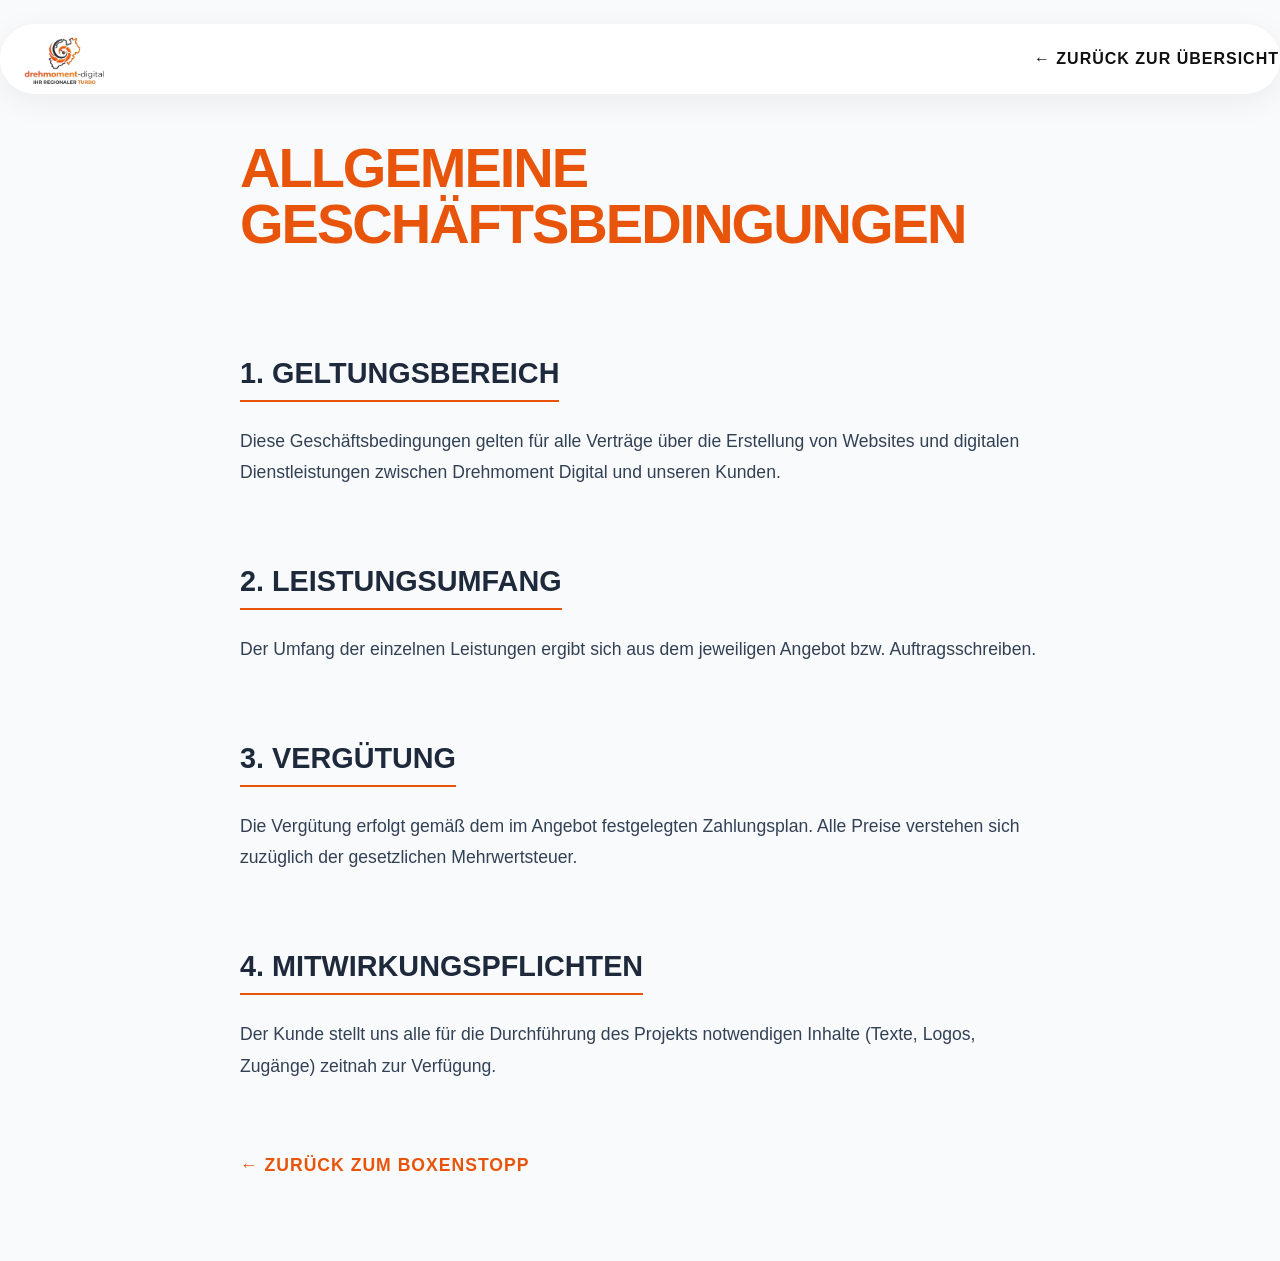
<file: agb.html>
<!DOCTYPE html>
<html lang="de">

<head>
    <meta charset="UTF-8">
    <meta name="viewport" content="width=device-width, initial-scale=1.0">

    <!-- CCM19 Cookie Consent -->
    <script src="https://cloud.ccm19.de/app.js?apiKey=c7532c1c7be74cc17f97c3b00bee1431a7a4b2492ec126ae&amp;domain=6a292f59c2aeca6dcd0a61b2" referrerpolicy="origin"></script>
    <title>AGB | Drehmoment Digital</title>
    <link rel="stylesheet" href="styles.css">
    <link rel="icon" type="image/png" href="logo_transparent.png">
    <link rel="stylesheet" href="styles.css">
    <style>
        body {
            background-color: #f8fafc;
            color: #1e293b;
            font-family: 'IBM Plex Sans', sans-serif;
        }

        .legal-content {
            padding: 140px 0 80px 0;
            max-width: 800px;
            margin: 0 auto;
            line-height: 1.8;
        }

        .legal-content h1 {
            font-family: 'Barlow Condensed', sans-serif;
            font-size: 3.5rem;
            font-weight: 900;
            margin-bottom: 3rem;
            color: var(--accent-orange);
            text-transform: uppercase;
        }

        .legal-content h2 {
            font-family: 'Barlow Condensed', sans-serif;
            font-size: 1.8rem;
            font-weight: 800;
            margin-top: 3rem;
            margin-bottom: 1.5rem;
            border-bottom: 2px solid var(--accent-orange);
            display: inline-block;
            text-transform: uppercase;
        }

        .legal-content p {
            margin-bottom: 1.2rem;
            color: #334155;
            /* Anthrazit */
            font-size: 1.1rem;
        }

        .back-link {
            display: inline-block;
            margin-top: 3rem;
            color: var(--accent-orange);
            text-decoration: none;
            font-weight: 700;
            font-size: 1.1rem;
            text-transform: uppercase;
            letter-spacing: 1px;
        }

        .back-link:hover {
            text-decoration: underline;
        }
    </style>
</head>

<body>

    <!-- Simplified Header -->
    <header class="site-header container"
        style="position: fixed; top: 0; left: 0; right: 0; background: var(--bg-main); border-bottom: 1px solid rgba(255,255,255,0.05); z-index: 1000;">
        <div class="header-inner"
            style="display: flex; justify-content: space-between; align-items: center; padding: 15px 0;">
            <div class="logo-container" style="margin-top: -10px;">
                <a href="index.html">
                    <img src="logo_transparent.png" alt="Drehmoment Digital Logo"
                        style="height: 65px; width: auto; display: block;">
                </a>
            </div>
            <a href="index.html"
                style="font-size: 1rem; font-weight: 700; color: var(--text-main); text-decoration: none; font-family: 'Barlow Condensed', sans-serif; text-transform: uppercase; letter-spacing: 1px;">&larr;
                Zurück zur Übersicht</a>
        </div>
    </header>

    <div class="container legal-content">
        <h1>Allgemeine Geschäftsbedingungen</h1>

        <h2>1. Geltungsbereich</h2>
        <p>Diese Geschäftsbedingungen gelten für alle Verträge über die Erstellung von Websites und digitalen
            Dienstleistungen zwischen Drehmoment Digital und unseren Kunden.</p>

        <h2>2. Leistungsumfang</h2>
        <p>Der Umfang der einzelnen Leistungen ergibt sich aus dem jeweiligen Angebot bzw. Auftragsschreiben.</p>

        <h2>3. Vergütung</h2>
        <p>Die Vergütung erfolgt gemäß dem im Angebot festgelegten Zahlungsplan. Alle Preise verstehen sich zuzüglich
            der gesetzlichen Mehrwertsteuer.</p>

        <h2>4. Mitwirkungspflichten</h2>
        <p>Der Kunde stellt uns alle für die Durchführung des Projekts notwendigen Inhalte (Texte, Logos, Zugänge)
            zeitnah zur Verfügung.</p>

        <a href="index.html" class="back-link">&larr; Zurück zum Boxenstopp</a>
    </div>

</body>

</html>
</file>
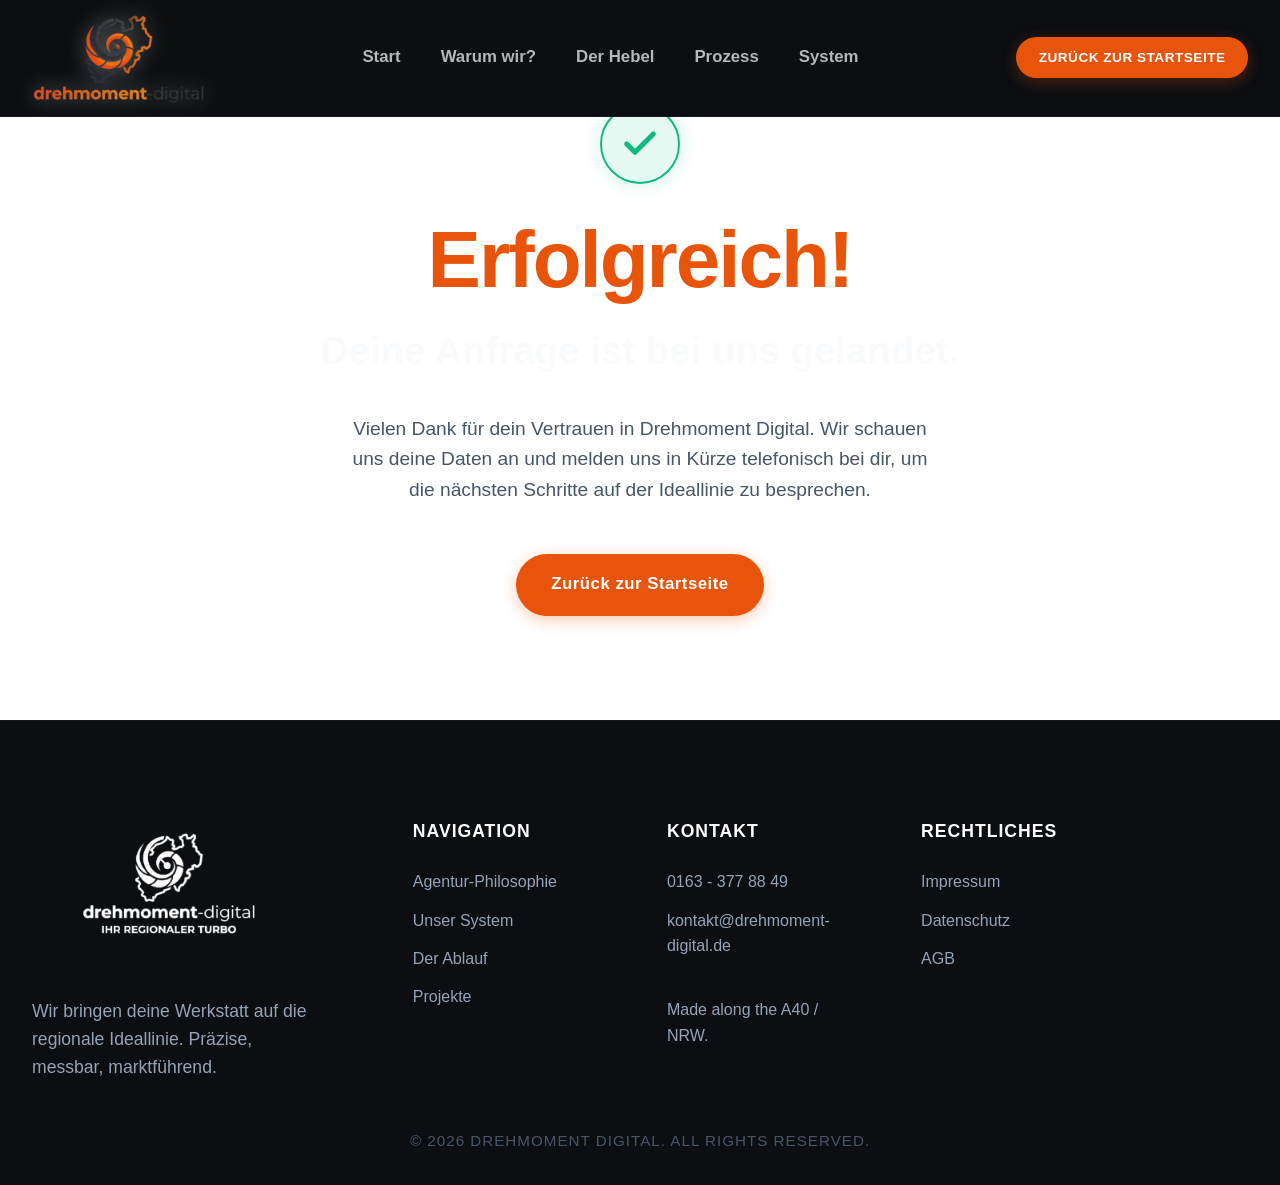
<file: danke.html>
<!DOCTYPE html>
<html lang="de">
<head>
    <meta charset="UTF-8">
    <meta name="viewport" content="width=device-width, initial-scale=1.0">

    <!-- CCM19 Cookie Consent -->
    <script src="https://cloud.ccm19.de/app.js?apiKey=c7532c1c7be74cc17f97c3b00bee1431a7a4b2492ec126ae&amp;domain=6a292f59c2aeca6dcd0a61b2" referrerpolicy="origin"></script>

    <title>Vielen Dank! | Drehmoment Digital</title>
    <meta name="description" content="Vielen Dank für deine Anfrage. Wir melden uns in Kürze.">
    <meta name="robots" content="noindex, nofollow">

    <link rel="icon" type="image/png" href="logo_transparent.png">
    <link rel="stylesheet" href="css/01_variables.css">
    <link rel="stylesheet" href="css/02_typography.css">
    <link rel="stylesheet" href="css/03_layout.css">
    <link rel="stylesheet" href="css/04_components.css">
    <link rel="stylesheet" href="css/05_sections.css">
    
    <style>
        .thanks-section {
            min-height: 80vh;
            display: flex;
            align-items: center;
            justify-content: center;
            text-align: center;
            background-color: var(--bg-main);
            color: var(--text-main);
        }
        .thanks-content h1 {
            font-size: clamp(3rem, 8vw, 5rem);
            color: var(--accent-orange);
            margin-bottom: 1rem;
            line-height: 1.1;
        }
        .thanks-content h2 {
            font-size: clamp(1.5rem, 3vw, 2.5rem);
            margin-bottom: 2rem;
            color: #f8fafc;
        }
        .thanks-content p {
            font-size: 1.2rem;
            color: var(--text-muted);
            margin-bottom: 3rem;
            max-width: 600px;
            margin-left: auto;
            margin-right: auto;
        }
        .icon-circle {
            width: 80px;
            height: 80px;
            background: rgba(16, 185, 129, 0.1);
            border-radius: 50%;
            display: flex;
            align-items: center;
            justify-content: center;
            margin: 0 auto 2rem auto;
            border: 2px solid #10b981;
            box-shadow: 0 0 20px rgba(16, 185, 129, 0.2);
        }
    </style>
</head>
<body>

    <!-- HEADER -->
    <header class="site-header">
        <div class="header-inner">
            <div class="header-left">
                <a href="index.html" target="_self" class="logo-link">
                    <img src="./drehmoment_digital_transparent-removeb ohne supslogan.png" alt="Drehmoment Digital Logo" class="header-logo-img">
                </a>
            </div>
            <nav class="nav-links">
                <a href="index.html#start">Start</a>
                <a href="index.html#warum-wir">Warum wir?</a>
                <a href="deep-dive.html">Der Hebel</a>
                <a href="index.html#prozess">Prozess</a>
                <a href="index.html#loesung">System</a>
            </nav>
            <div class="cta-nav">
                <a href="index.html#kontakt" class="btn-primary">ZURÜCK ZUR STARTSEITE</a>
            </div>
            <button class="mobile-nav-toggle" aria-label="Menü öffnen"><span></span><span></span><span></span></button>
        </div>
    </header>

    <!-- THANKS CONTENT -->
    <section class="thanks-section">
        <div class="container fade-up">
            <div class="thanks-content">
                <div class="icon-circle">
                    <svg width="40" height="40" viewBox="0 0 24 24" fill="none" stroke="#10b981" stroke-width="3" stroke-linecap="round" stroke-linejoin="round">
                        <polyline points="20 6 9 17 4 12"></polyline>
                    </svg>
                </div>
                <h1>Erfolgreich!</h1>
                <h2>Deine Anfrage ist bei uns gelandet.</h2>
                <p>Vielen Dank für dein Vertrauen in Drehmoment Digital. Wir schauen uns deine Daten an und melden uns in Kürze telefonisch bei dir, um die nächsten Schritte auf der Ideallinie zu besprechen.</p>
                <a href="index.html" class="btn btn-primary btn-large glow-effect">Zurück zur Startseite</a>
            </div>
        </div>
    </section>

    <!-- FOOTER -->
    <footer class="site-footer">
        <div class="container">
            <div class="footer-grid">
                <div class="footer-col" style="padding-right: 2rem;">
                    <img src="logo_transparent.png" alt="Drehmoment Digital" class="footer-logo" style="height: 140px; margin-bottom: 2rem;">
                    <p style="font-size: 1.1rem; line-height: 1.6;">Wir bringen deine Werkstatt auf die regionale Ideallinie. Präzise, messbar, marktführend.</p>
                </div>
                <div class="footer-col">
                    <h4>Navigation</h4>
                    <ul>
                        <li><a href="index.html#warum-wir">Agentur-Philosophie</a></li>
                        <li><a href="index.html#loesung">Unser System</a></li>
                        <li><a href="index.html#prozess">Der Ablauf</a></li>
                        <li><a href="index.html#projekte">Projekte</a></li>
                    </ul>
                </div>
                <div class="footer-col">
                    <h4>Kontakt</h4>
                    <ul>
                        <li><a href="https://wa.me/491633778849?text=Hallo%20Drehmoment%20Digital,%20ich%20brauche%20Unterst%C3%BCtzung%20bei%20meinem%20Webauftritt." target="_blank">0163 - 377 88 49</a></li>
                        <li><a href="mailto:kontakt@drehmoment-digital.de">kontakt@drehmoment-digital.de</a></li>
                        <li><br>Made along the A40 / NRW.</li>
                    </ul>
                </div>
                <div class="footer-col">
                    <h4>Rechtliches</h4>
                    <ul>
                        <li><a href="impressum.html">Impressum</a></li>
                        <li><a href="datenschutz.html">Datenschutz</a></li>
                        <li><a href="agb.html">AGB</a></li>
                    </ul>
                </div>
            </div>
            <div style="text-align: center; margin-top: 3rem; padding-bottom: 2rem; color: #475569; font-size: 0.95rem; font-weight: 500; letter-spacing: 1px;">
                &copy; 2026 DREHMOMENT DIGITAL. ALL RIGHTS RESERVED.
            </div>
        </div>
    </footer>

    <script>
        document.addEventListener("DOMContentLoaded", () => {
            const mobileToggle = document.querySelector('.mobile-nav-toggle');
            const navLinks = document.querySelector('.nav-links');
            if(mobileToggle && navLinks) {
                mobileToggle.addEventListener('click', () => {
                    mobileToggle.classList.toggle('active');
                    navLinks.classList.toggle('active');
                    document.body.classList.toggle('nav-open');
                });
            }
        });
    </script>
</body>
</html>
</file>
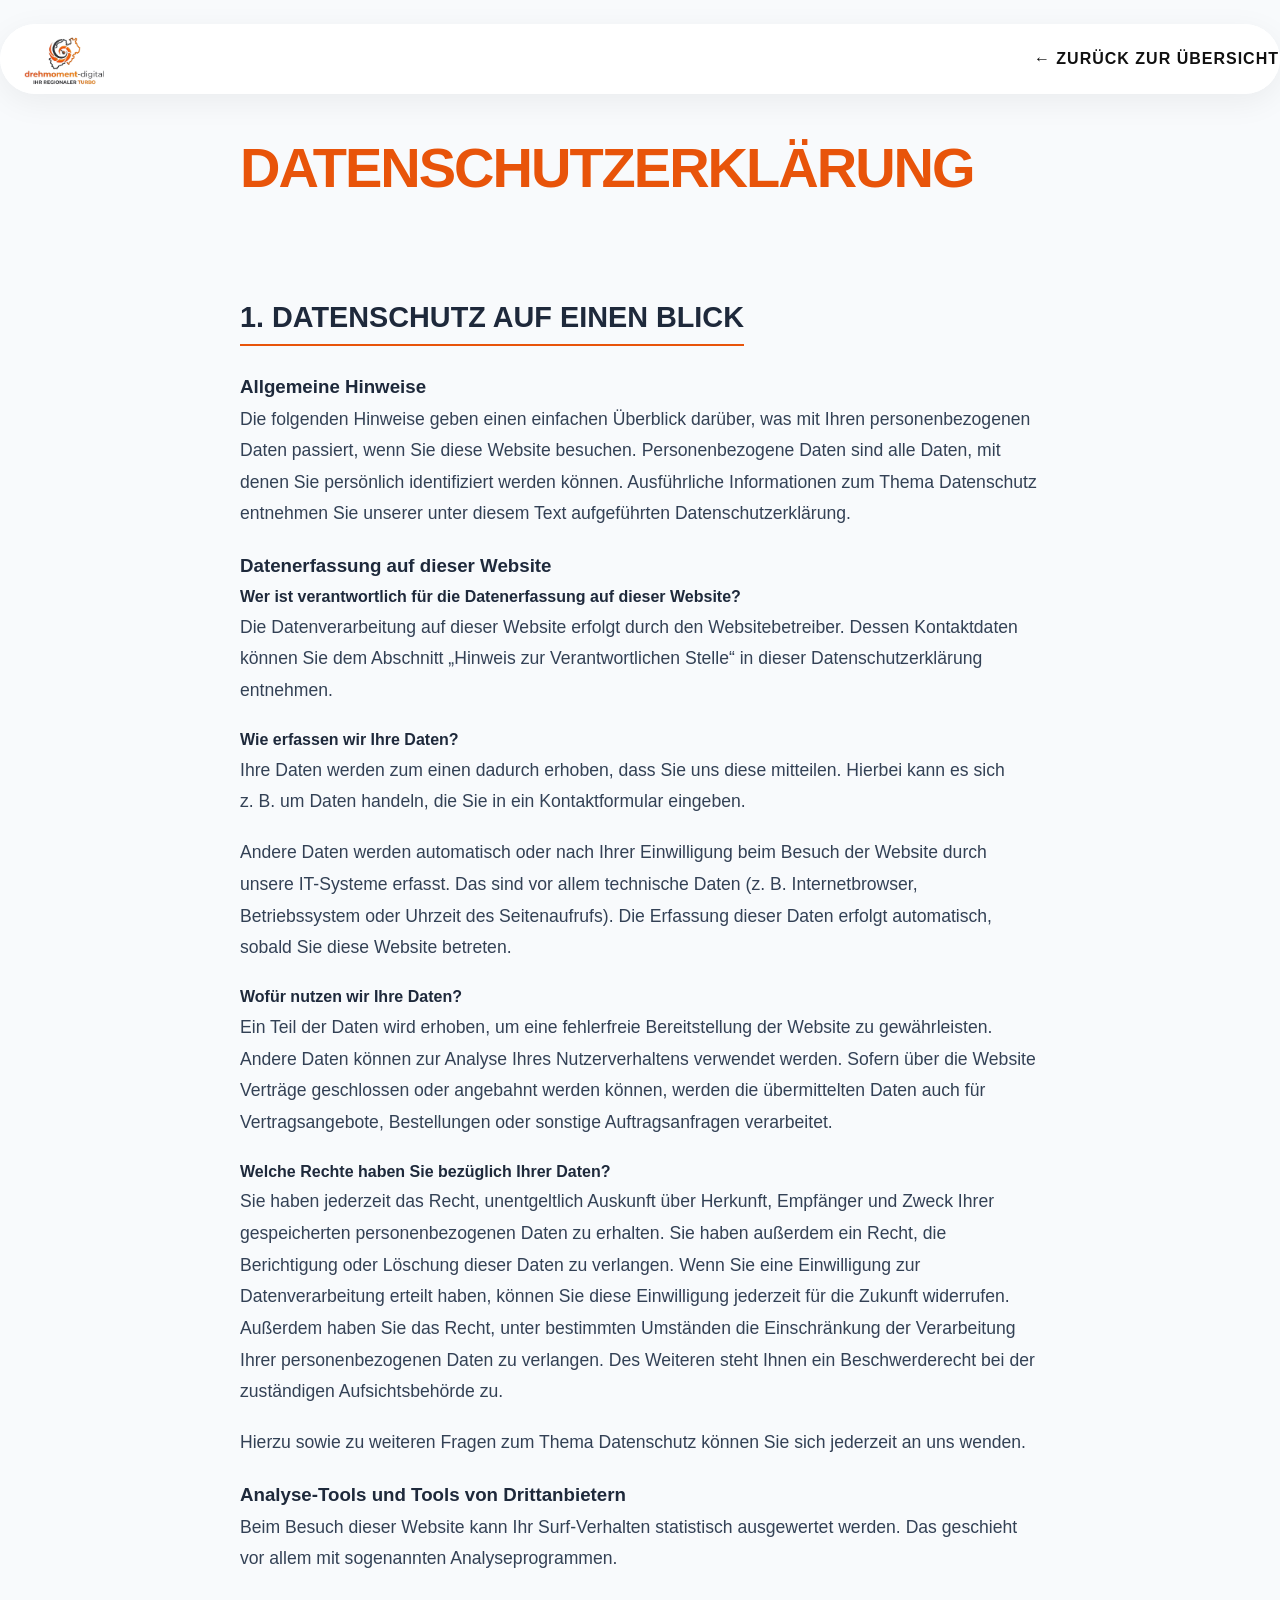
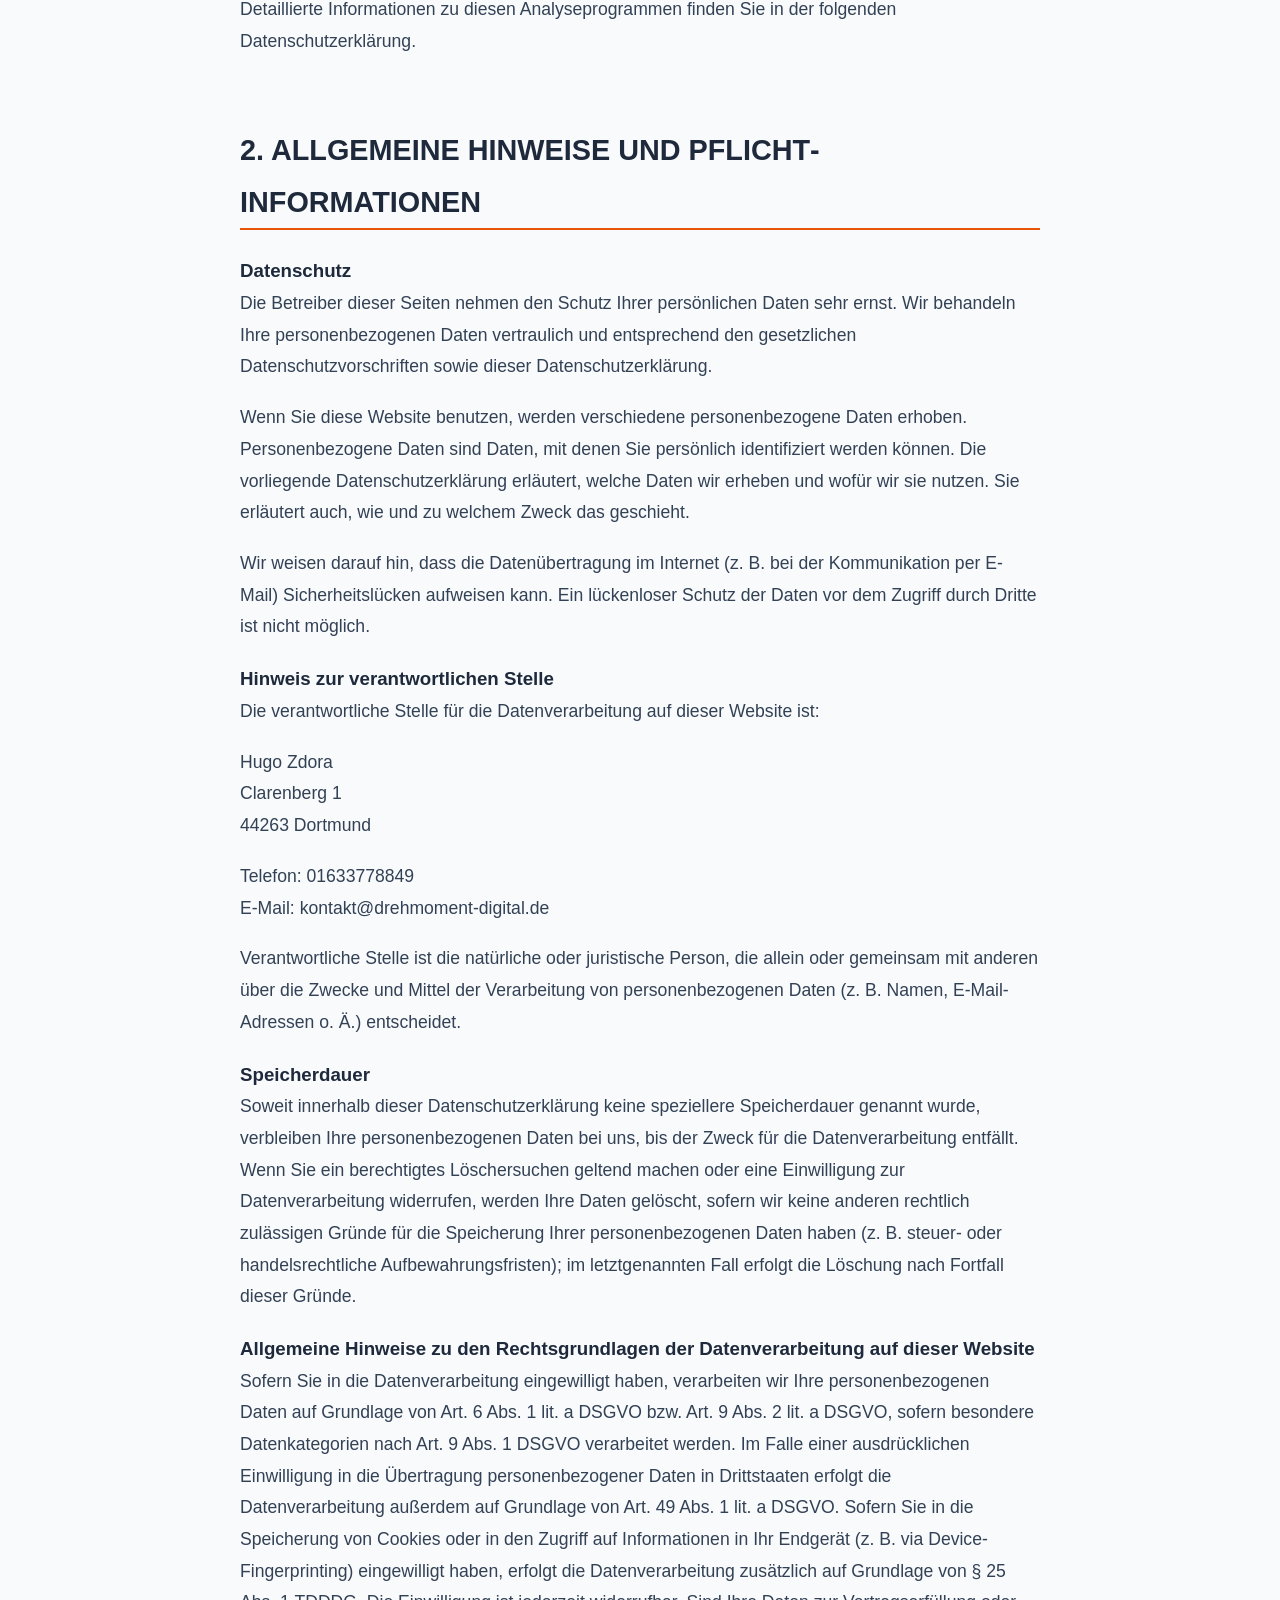
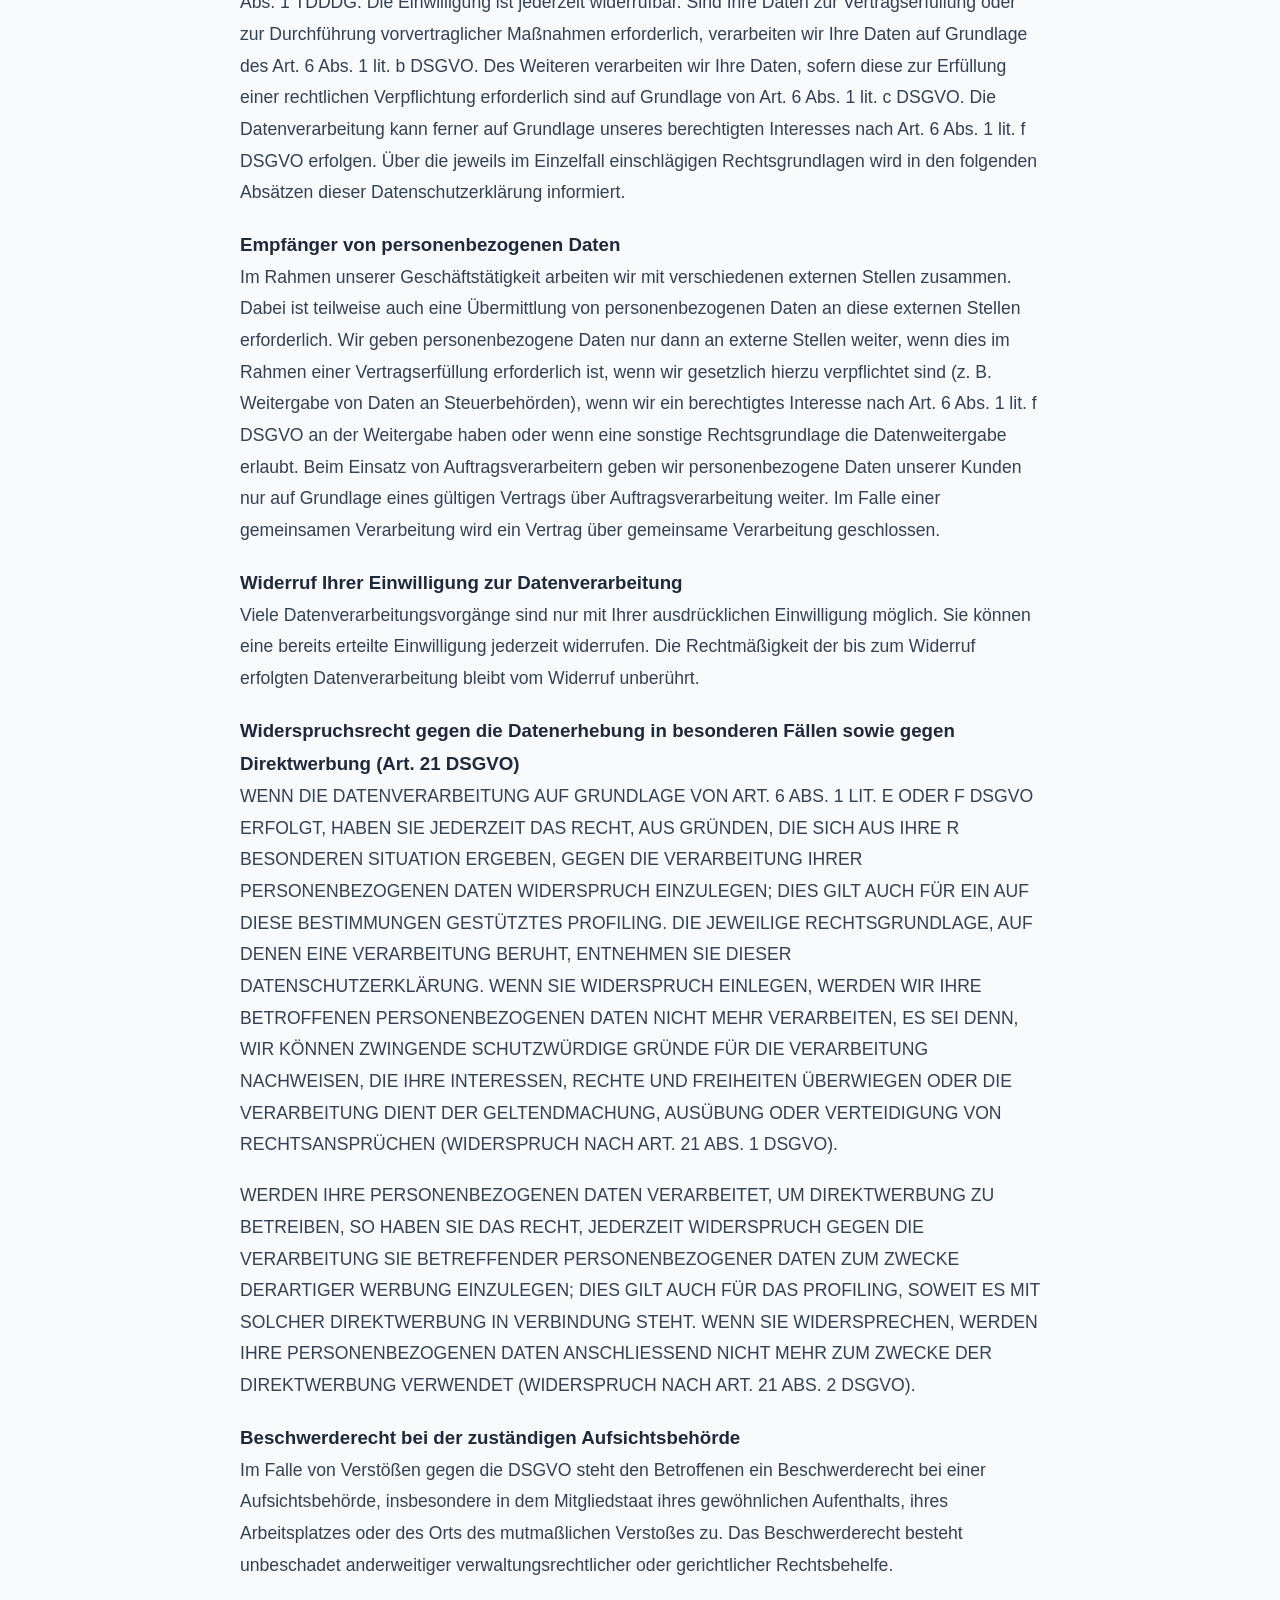
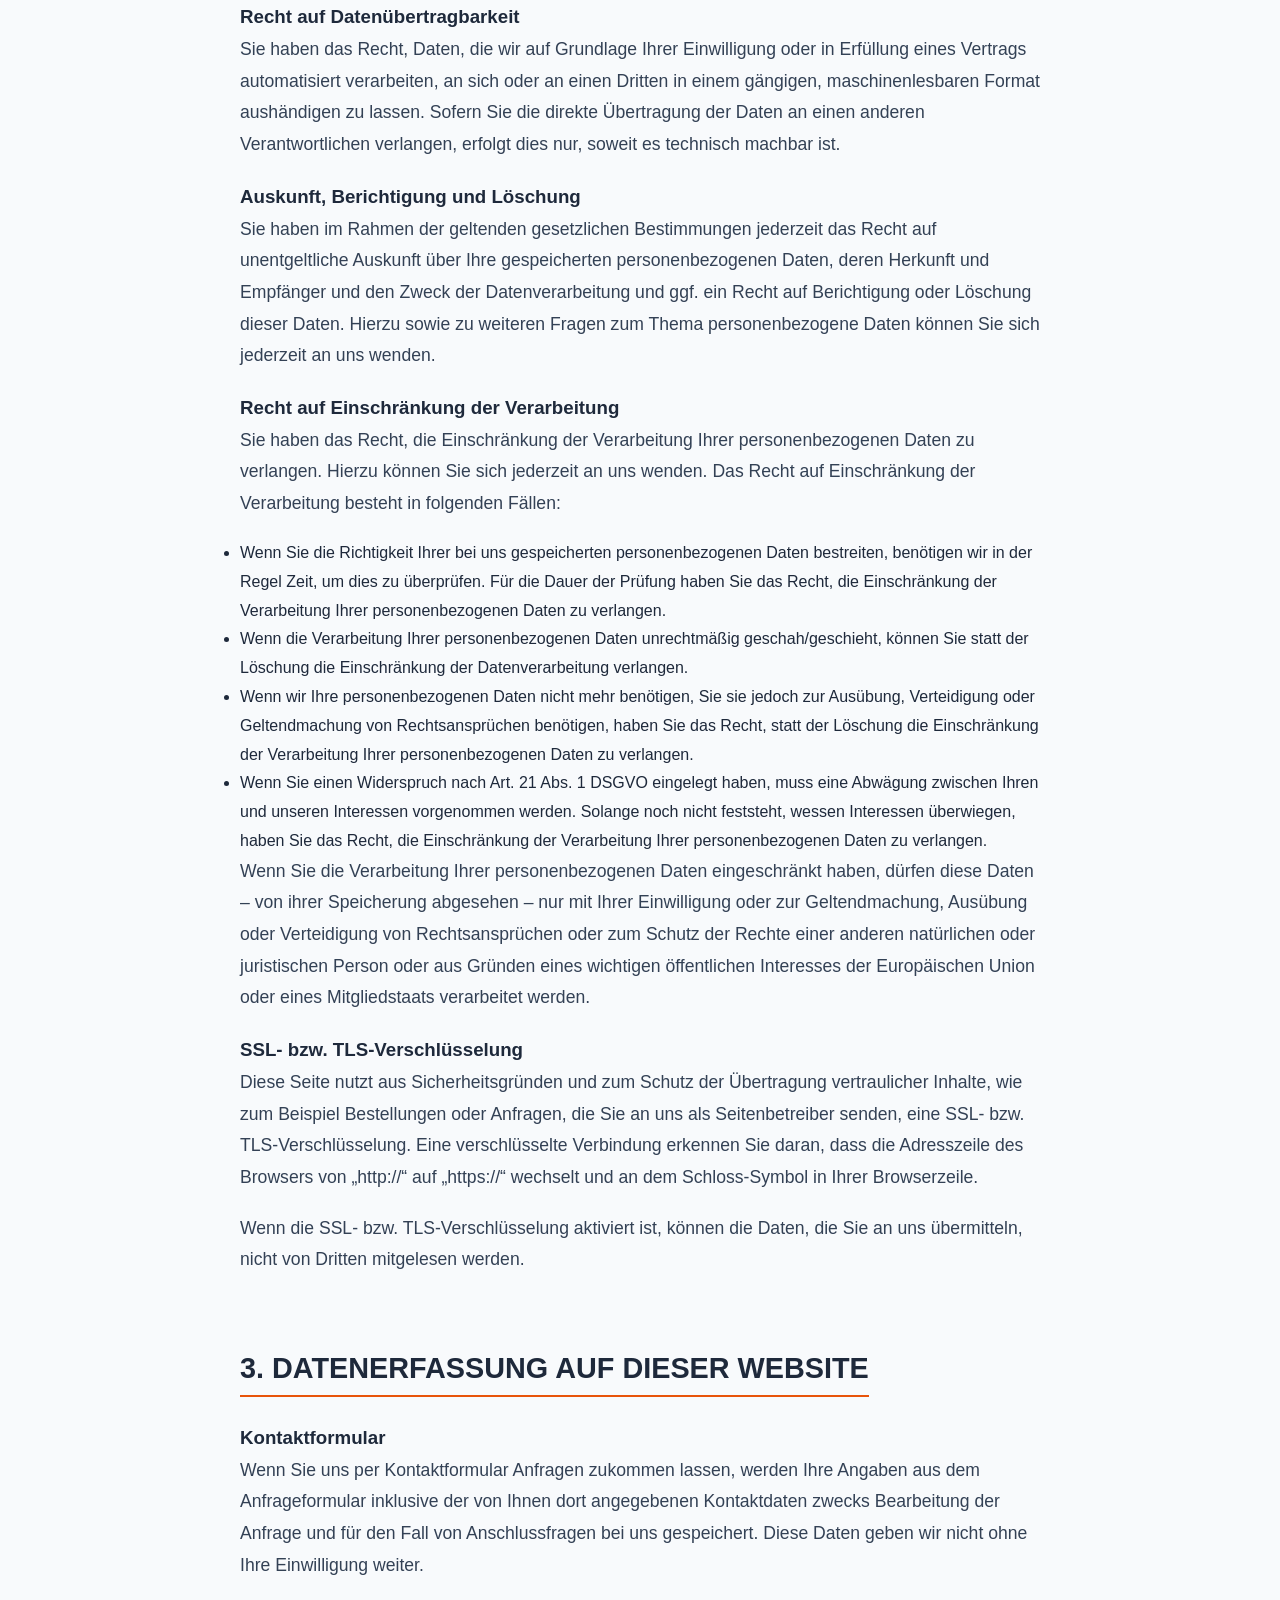
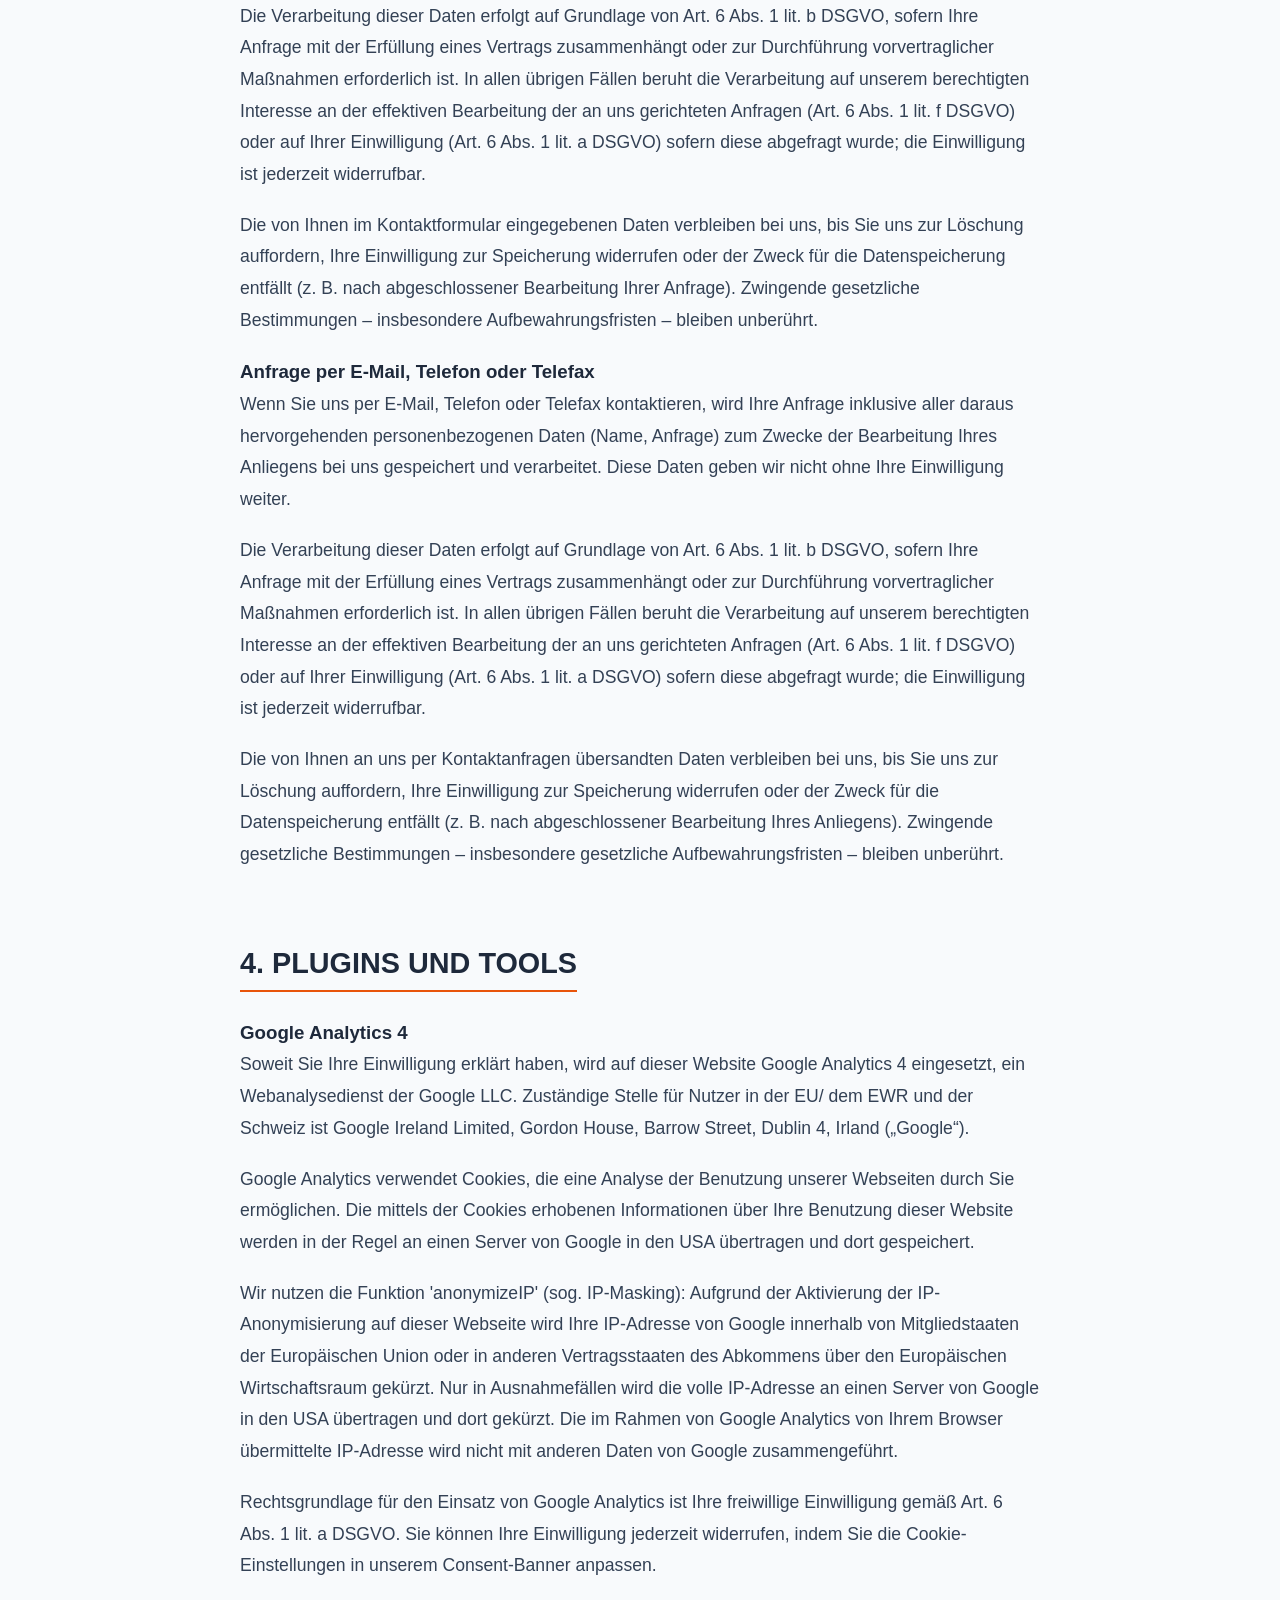
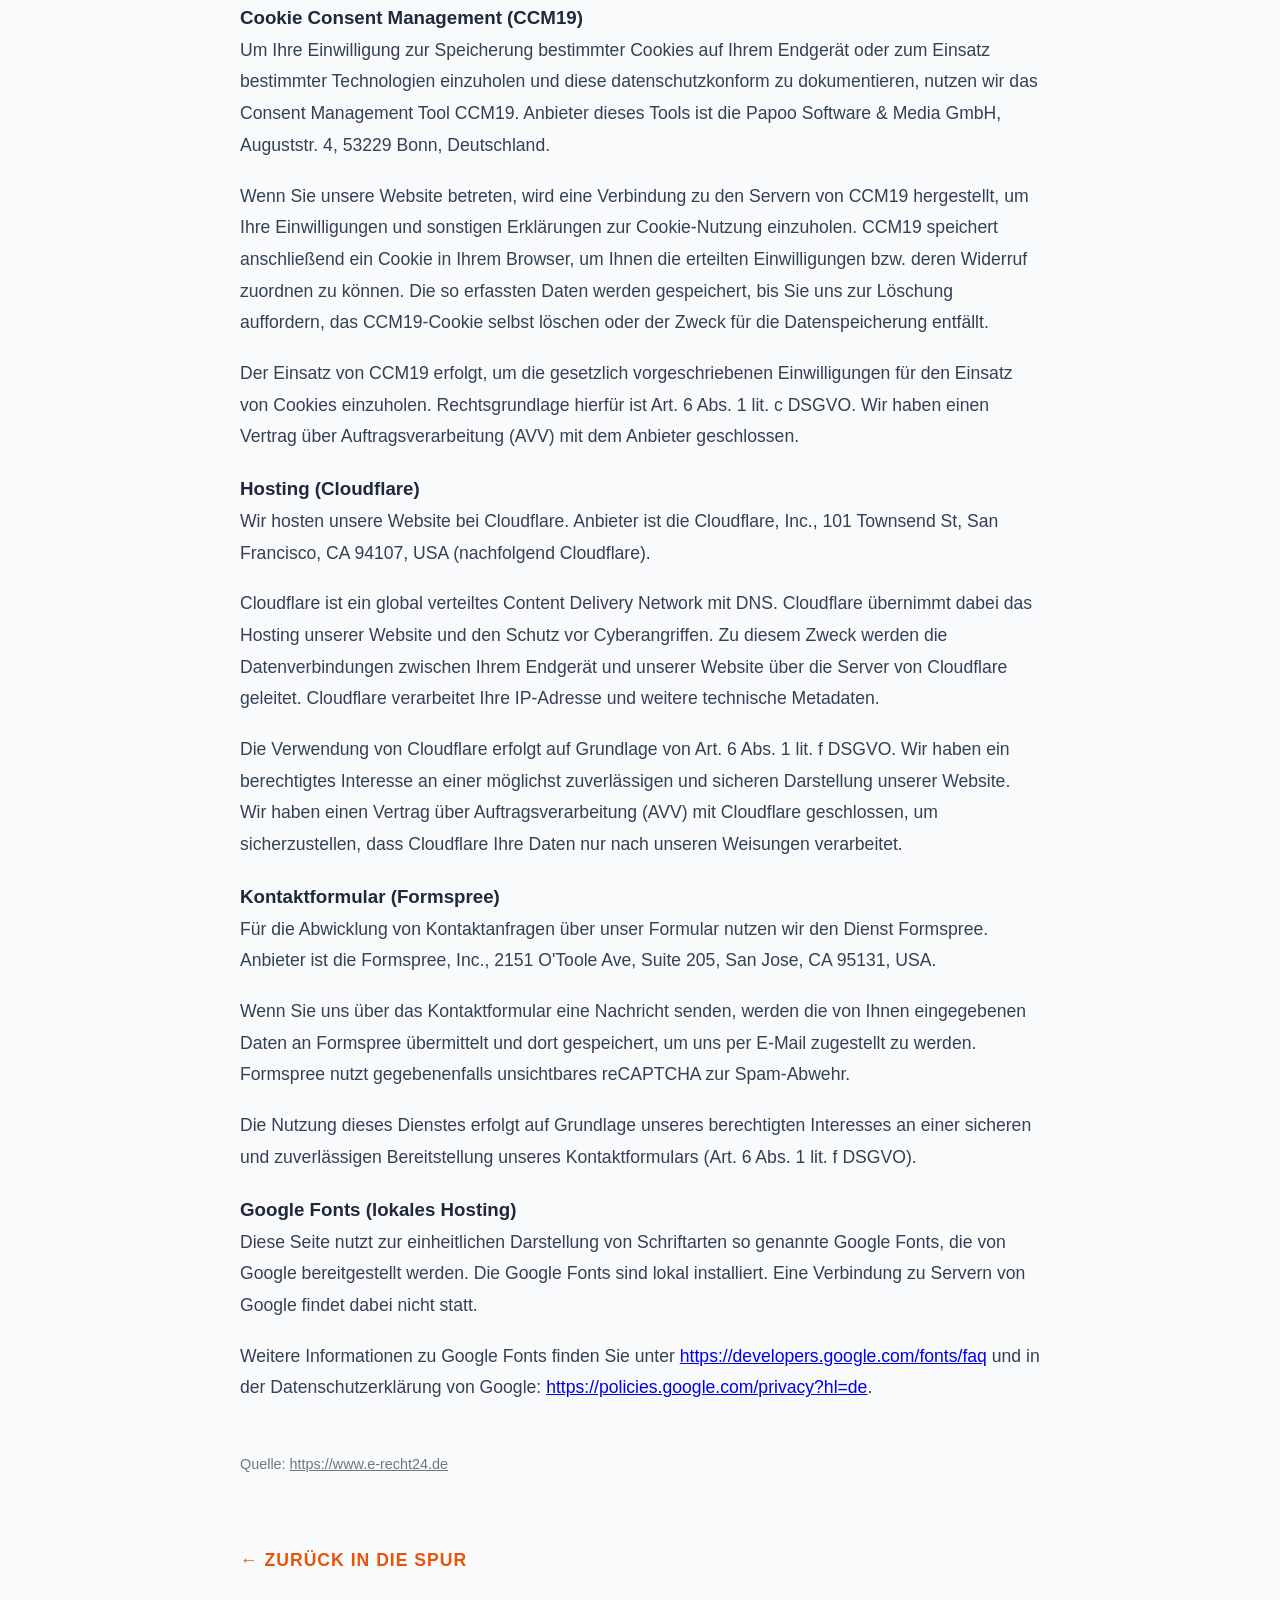
<file: datenschutz.html>
<!DOCTYPE html>
<html lang="de">

<head>
    <meta charset="UTF-8">
    <meta name="viewport" content="width=device-width, initial-scale=1.0">

    <!-- CCM19 Cookie Consent -->
    <script src="https://cloud.ccm19.de/app.js?apiKey=c7532c1c7be74cc17f97c3b00bee1431a7a4b2492ec126ae&amp;domain=6a292f59c2aeca6dcd0a61b2" referrerpolicy="origin"></script>
    <title>Datenschutz | Drehmoment Digital</title>
    <link rel="stylesheet" href="styles.css">
    <link rel="stylesheet" href="css/01_variables.css">
    <link rel="stylesheet" href="css/02_typography.css">
    <style>
        body {
            background-color: #f8fafc;
            /* Seriöser Dokumentenhintergrund */
            color: #1e293b;
            font-family: 'IBM Plex Sans', sans-serif;
        }

        .legal-content {
            padding: 140px 0 80px 0;
            max-width: 800px;
            margin: 0 auto;
            line-height: 1.8;
        }

        .legal-content h1 {
            font-family: 'Barlow Condensed', sans-serif;
            font-size: 3.5rem;
            font-weight: 900;
            margin-bottom: 3rem;
            color: var(--accent-orange);
            text-transform: uppercase;
        }

        .legal-content h2 {
            font-family: 'Barlow Condensed', sans-serif;
            font-size: 1.8rem;
            font-weight: 800;
            margin-top: 3rem;
            margin-bottom: 1.5rem;
            border-bottom: 2px solid var(--accent-orange);
            display: inline-block;
            text-transform: uppercase;
        }

        .legal-content p {
            margin-bottom: 1.2rem;
            color: #334155;
            /* Edles Anthrazit */
            font-size: 1.1rem;
        }

        .back-link {
            display: inline-block;
            margin-top: 3rem;
            color: var(--accent-orange);
            text-decoration: none;
            font-weight: 700;
            font-size: 1.1rem;
            text-transform: uppercase;
            letter-spacing: 1px;
        }

        .back-link:hover {
            text-decoration: underline;
        }
    </style>
</head>

<body>

    <!-- Simplified Header -->
    <header class="site-header container"
        style="position: fixed; top: 0; left: 0; right: 0; background: var(--bg-main); border-bottom: 1px solid rgba(255,255,255,0.05); z-index: 1000;">
        <div class="header-inner"
            style="display: flex; justify-content: space-between; align-items: center; padding: 15px 0;">
            <div class="logo-container" style="margin-top: -10px;">
                <a href="index.html">
                    <img src="logo_transparent.png" alt="Drehmoment Digital Logo"
                        style="height: 65px; width: auto; display: block;">
                </a>
            </div>
            <a href="index.html"
                style="font-size: 1rem; font-weight: 700; color: var(--text-main); text-decoration: none; font-family: 'Barlow Condensed', sans-serif; text-transform: uppercase; letter-spacing: 1px;">&larr;
                Zurück zur Übersicht</a>
        </div>
    </header>

    <div class="container legal-content">
        <h1>Datenschutz&shy;erkl&auml;rung</h1>
        <h2>1. Datenschutz auf einen Blick</h2>
        <h3>Allgemeine Hinweise</h3>
        <p>Die folgenden Hinweise geben einen einfachen &Uuml;berblick dar&uuml;ber, was mit Ihren personenbezogenen
            Daten
            passiert, wenn Sie diese Website besuchen. Personenbezogene Daten sind alle Daten, mit denen Sie
            pers&ouml;nlich identifiziert werden k&ouml;nnen. Ausf&uuml;hrliche Informationen zum Thema Datenschutz
            entnehmen Sie unserer unter diesem Text aufgef&uuml;hrten Datenschutzerkl&auml;rung.</p>
        <h3>Datenerfassung auf dieser Website</h3>
        <h4>Wer ist verantwortlich f&uuml;r die Datenerfassung auf dieser Website?</h4>
        <p>Die Datenverarbeitung auf dieser Website erfolgt durch den Websitebetreiber. Dessen Kontaktdaten k&ouml;nnen
            Sie dem Abschnitt &bdquo;Hinweis zur Verantwortlichen Stelle&ldquo; in dieser Datenschutzerkl&auml;rung
            entnehmen.</p>
        <h4>Wie erfassen wir Ihre Daten?</h4>
        <p>Ihre Daten werden zum einen dadurch erhoben, dass Sie uns diese mitteilen. Hierbei kann es sich z.&nbsp;B. um
            Daten handeln, die Sie in ein Kontaktformular eingeben.</p>
        <p>Andere Daten werden automatisch oder nach Ihrer Einwilligung beim Besuch der Website durch unsere IT-Systeme
            erfasst. Das sind vor allem technische Daten (z.&nbsp;B. Internetbrowser, Betriebssystem oder Uhrzeit des
            Seitenaufrufs). Die Erfassung dieser Daten erfolgt automatisch, sobald Sie diese Website betreten.</p>
        <h4>Wof&uuml;r nutzen wir Ihre Daten?</h4>
        <p>Ein Teil der Daten wird erhoben, um eine fehlerfreie Bereitstellung der Website zu gew&auml;hrleisten. Andere
            Daten k&ouml;nnen zur Analyse Ihres Nutzerverhaltens verwendet werden. Sofern &uuml;ber die Website
            Vertr&auml;ge geschlossen oder angebahnt werden k&ouml;nnen, werden die &uuml;bermittelten Daten auch
            f&uuml;r Vertragsangebote, Bestellungen oder sonstige Auftragsanfragen verarbeitet.</p>
        <h4>Welche Rechte haben Sie bez&uuml;glich Ihrer Daten?</h4>
        <p>Sie haben jederzeit das Recht, unentgeltlich Auskunft &uuml;ber Herkunft, Empf&auml;nger und Zweck Ihrer
            gespeicherten personenbezogenen Daten zu erhalten. Sie haben au&szlig;erdem ein Recht, die Berichtigung oder
            L&ouml;schung dieser Daten zu verlangen. Wenn Sie eine Einwilligung zur Datenverarbeitung erteilt haben,
            k&ouml;nnen Sie diese Einwilligung jederzeit f&uuml;r die Zukunft widerrufen. Au&szlig;erdem haben Sie das
            Recht, unter bestimmten Umst&auml;nden die Einschr&auml;nkung der Verarbeitung Ihrer personenbezogenen Daten
            zu verlangen. Des Weiteren steht Ihnen ein Beschwerderecht bei der zust&auml;ndigen Aufsichtsbeh&ouml;rde
            zu.</p>
        <p>Hierzu sowie zu weiteren Fragen zum Thema Datenschutz k&ouml;nnen Sie sich jederzeit an uns wenden.</p>
        <h3>Analyse-Tools und Tools von Dritt&shy;anbietern</h3>
        <p>Beim Besuch dieser Website kann Ihr Surf-Verhalten statistisch ausgewertet werden. Das geschieht vor allem
            mit sogenannten Analyseprogrammen.</p>
        <p>Detaillierte Informationen zu diesen Analyseprogrammen finden Sie in der folgenden Datenschutzerkl&auml;rung.
        </p>

        <h2>2. Allgemeine Hinweise und Pflicht&shy;informationen</h2>
        <h3>Datenschutz</h3>
        <p>Die Betreiber dieser Seiten nehmen den Schutz Ihrer pers&ouml;nlichen Daten sehr ernst. Wir behandeln Ihre
            personenbezogenen Daten vertraulich und entsprechend den gesetzlichen Datenschutzvorschriften sowie dieser
            Datenschutzerkl&auml;rung.</p>
        <p>Wenn Sie diese Website benutzen, werden verschiedene personenbezogene Daten erhoben. Personenbezogene Daten
            sind Daten, mit denen Sie pers&ouml;nlich identifiziert werden k&ouml;nnen. Die vorliegende
            Datenschutzerkl&auml;rung erl&auml;utert, welche Daten wir erheben und wof&uuml;r wir sie nutzen. Sie
            erl&auml;utert auch, wie und zu welchem Zweck das geschieht.</p>
        <p>Wir weisen darauf hin, dass die Daten&uuml;bertragung im Internet (z.&nbsp;B. bei der Kommunikation per
            E-Mail) Sicherheitsl&uuml;cken aufweisen kann. Ein l&uuml;ckenloser Schutz der Daten vor dem Zugriff durch
            Dritte ist nicht m&ouml;glich.</p>
        <h3>Hinweis zur verantwortlichen Stelle</h3>
        <p>Die verantwortliche Stelle f&uuml;r die Datenverarbeitung auf dieser Website ist:</p>
        <p>Hugo Zdora<br />
            Clarenberg 1<br />
            44263 Dortmund</p>

        <p>Telefon: 01633778849<br />
            E-Mail: kontakt@drehmoment-digital.de</p>
        <p>Verantwortliche Stelle ist die nat&uuml;rliche oder juristische Person, die allein oder gemeinsam mit anderen
            &uuml;ber die Zwecke und Mittel der Verarbeitung von personenbezogenen Daten (z.&nbsp;B. Namen,
            E-Mail-Adressen o. &Auml;.) entscheidet.</p>

        <h3>Speicherdauer</h3>
        <p>Soweit innerhalb dieser Datenschutzerkl&auml;rung keine speziellere Speicherdauer genannt wurde, verbleiben
            Ihre personenbezogenen Daten bei uns, bis der Zweck f&uuml;r die Datenverarbeitung entf&auml;llt. Wenn Sie
            ein berechtigtes L&ouml;schersuchen geltend machen oder eine Einwilligung zur Datenverarbeitung widerrufen,
            werden Ihre Daten gel&ouml;scht, sofern wir keine anderen rechtlich zul&auml;ssigen Gr&uuml;nde f&uuml;r
            die Speicherung Ihrer personenbezogenen Daten haben (z.&nbsp;B. steuer- oder handelsrechtliche
            Aufbewahrungsfristen); im letztgenannten Fall erfolgt die L&ouml;schung nach Fortfall dieser Gr&uuml;nde.
        </p>
        <h3>Allgemeine Hinweise zu den Rechtsgrundlagen der Datenverarbeitung auf dieser Website</h3>
        <p>Sofern Sie in die Datenverarbeitung eingewilligt haben, verarbeiten wir Ihre personenbezogenen Daten auf
            Grundlage von Art. 6 Abs. 1 lit. a DSGVO bzw. Art. 9 Abs. 2 lit. a DSGVO, sofern besondere Datenkategorien
            nach Art. 9 Abs. 1 DSGVO verarbeitet werden. Im Falle einer ausdr&uuml;cklichen Einwilligung in die
            &Uuml;bertragung personenbezogener Daten in Drittstaaten erfolgt die Datenverarbeitung au&szlig;erdem auf
            Grundlage von Art. 49 Abs. 1 lit. a DSGVO. Sofern Sie in die Speicherung von Cookies oder in den Zugriff auf
            Informationen in Ihr Endger&auml;t (z.&nbsp;B. via Device-Fingerprinting) eingewilligt haben, erfolgt die
            Datenverarbeitung zus&auml;tzlich auf Grundlage von &sect; 25 Abs. 1 TDDDG. Die Einwilligung ist jederzeit
            widerrufbar. Sind Ihre Daten zur Vertragserf&uuml;llung oder zur Durchf&uuml;hrung vorvertraglicher
            Ma&szlig;nahmen erforderlich, verarbeiten wir Ihre Daten auf Grundlage des Art. 6 Abs. 1 lit. b DSGVO. Des
            Weiteren verarbeiten wir Ihre Daten, sofern diese zur Erf&uuml;llung einer rechtlichen Verpflichtung
            erforderlich sind auf Grundlage von Art. 6 Abs. 1 lit. c DSGVO. Die Datenverarbeitung kann ferner auf
            Grundlage unseres berechtigten Interesses nach Art. 6 Abs. 1 lit. f DSGVO erfolgen. &Uuml;ber die jeweils im
            Einzelfall einschl&auml;gigen Rechtsgrundlagen wird in den folgenden Abs&auml;tzen dieser
            Datenschutzerkl&auml;rung informiert.</p>
        <h3>Empf&auml;nger von personenbezogenen Daten</h3>
        <p>Im Rahmen unserer Gesch&auml;ftst&auml;tigkeit arbeiten wir mit verschiedenen externen Stellen zusammen.
            Dabei ist teilweise auch eine &Uuml;bermittlung von personenbezogenen Daten an diese externen Stellen
            erforderlich. Wir geben personenbezogene Daten nur dann an externe Stellen weiter, wenn dies im Rahmen einer
            Vertragserf&uuml;llung erforderlich ist, wenn wir gesetzlich hierzu verpflichtet sind (z.&nbsp;B. Weitergabe
            von Daten an Steuerbeh&ouml;rden), wenn wir ein berechtigtes Interesse nach Art. 6 Abs. 1 lit. f DSGVO an
            der Weitergabe haben oder wenn eine sonstige Rechtsgrundlage die Datenweitergabe erlaubt. Beim Einsatz von
            Auftragsverarbeitern geben wir personenbezogene Daten unserer Kunden nur auf Grundlage eines g&uuml;ltigen
            Vertrags &uuml;ber Auftragsverarbeitung weiter. Im Falle einer gemeinsamen Verarbeitung wird ein Vertrag
            &uuml;ber gemeinsame Verarbeitung geschlossen.</p>
        <h3>Widerruf Ihrer Einwilligung zur Datenverarbeitung</h3>
        <p>Viele Datenverarbeitungsvorg&auml;nge sind nur mit Ihrer ausdr&uuml;cklichen Einwilligung m&ouml;glich. Sie
            k&ouml;nnen eine bereits erteilte Einwilligung jederzeit widerrufen. Die Rechtm&auml;&szlig;igkeit der bis
            zum Widerruf erfolgten Datenverarbeitung bleibt vom Widerruf unber&uuml;hrt.</p>
        <h3>Widerspruchsrecht gegen die Datenerhebung in besonderen F&auml;llen sowie gegen Direktwerbung (Art. 21
            DSGVO)</h3>
        <p>WENN DIE DATENVERARBEITUNG AUF GRUNDLAGE VON ART. 6 ABS. 1 LIT. E ODER F DSGVO ERFOLGT, HABEN SIE JEDERZEIT
            DAS RECHT, AUS GR&Uuml;NDEN, DIE SICH AUS IHRE R BESONDEREN SITUATION ERGEBEN, GEGEN DIE VERARBEITUNG IHRER
            PERSONENBEZOGENEN DATEN WIDERSPRUCH EINZULEGEN; DIES GILT AUCH F&Uuml;R EIN AUF DIESE BESTIMMUNGEN
            GEST&Uuml;TZTES PROFILING. DIE JEWEILIGE RECHTSGRUNDLAGE, AUF DENEN EINE VERARBEITUNG BERUHT, ENTNEHMEN SIE
            DIESER DATENSCHUTZERKL&Auml;RUNG. WENN SIE WIDERSPRUCH EINLEGEN, WERDEN WIR IHRE BETROFFENEN
            PERSONENBEZOGENEN DATEN NICHT MEHR VERARBEITEN, ES SEI DENN, WIR K&Ouml;NNEN ZWINGENDE SCHUTZW&Uuml;RDIGE
            GR&Uuml;NDE F&Uuml;R DIE VERARBEITUNG NACHWEISEN, DIE IHRE INTERESSEN, RECHTE UND FREIHEITEN
            &Uuml;BERWIEGEN ODER DIE VERARBEITUNG DIENT DER GELTENDMACHUNG, AUS&Uuml;BUNG ODER VERTEIDIGUNG VON
            RECHTSANSPR&Uuml;CHEN (WIDERSPRUCH NACH ART. 21 ABS. 1 DSGVO).</p>
        <p>WERDEN IHRE PERSONENBEZOGENEN DATEN VERARBEITET, UM DIREKTWERBUNG ZU BETREIBEN, SO HABEN SIE DAS RECHT,
            JEDERZEIT WIDERSPRUCH GEGEN DIE VERARBEITUNG SIE BETREFFENDER PERSONENBEZOGENER DATEN ZUM ZWECKE DERARTIGER
            WERBUNG EINZULEGEN; DIES GILT AUCH F&Uuml;R DAS PROFILING, SOWEIT ES MIT SOLCHER DIREKTWERBUNG IN VERBINDUNG
            STEHT. WENN SIE WIDERSPRECHEN, WERDEN IHRE PERSONENBEZOGENEN DATEN ANSCHLIESSEND NICHT MEHR ZUM ZWECKE DER
            DIREKTWERBUNG VERWENDET (WIDERSPRUCH NACH ART. 21 ABS. 2 DSGVO).</p>
        <h3>Beschwerde&shy;recht bei der zust&auml;ndigen Aufsichts&shy;beh&ouml;rde</h3>
        <p>Im Falle von Verst&ouml;&szlig;en gegen die DSGVO steht den Betroffenen ein Beschwerderecht bei einer
            Aufsichtsbeh&ouml;rde, insbesondere in dem Mitgliedstaat ihres gew&ouml;hnlichen Aufenthalts, ihres
            Arbeitsplatzes oder des Orts des mutma&szlig;lichen Versto&szlig;es zu. Das Beschwerderecht besteht
            unbeschadet anderweitiger verwaltungsrechtlicher oder gerichtlicher Rechtsbehelfe.</p>
        <h3>Recht auf Daten&shy;&uuml;bertrag&shy;barkeit</h3>
        <p>Sie haben das Recht, Daten, die wir auf Grundlage Ihrer Einwilligung oder in Erf&uuml;llung eines Vertrags
            automatisiert verarbeiten, an sich oder an einen Dritten in einem g&auml;ngigen, maschinenlesbaren Format
            aush&auml;ndigen zu lassen. Sofern Sie die direkte &Uuml;bertragung der Daten an einen anderen
            Verantwortlichen verlangen, erfolgt dies nur, soweit es technisch machbar ist.</p>
        <h3>Auskunft, Berichtigung und L&ouml;schung</h3>
        <p>Sie haben im Rahmen der geltenden gesetzlichen Bestimmungen jederzeit das Recht auf unentgeltliche Auskunft
            &uuml;ber Ihre gespeicherten personenbezogenen Daten, deren Herkunft und Empf&auml;nger und den Zweck der
            Datenverarbeitung und ggf. ein Recht auf Berichtigung oder L&ouml;schung dieser Daten. Hierzu sowie zu
            weiteren Fragen zum Thema personenbezogene Daten k&ouml;nnen Sie sich jederzeit an uns wenden.</p>
        <h3>Recht auf Einschr&auml;nkung der Verarbeitung</h3>
        <p>Sie haben das Recht, die Einschr&auml;nkung der Verarbeitung Ihrer personenbezogenen Daten zu verlangen.
            Hierzu k&ouml;nnen Sie sich jederzeit an uns wenden. Das Recht auf Einschr&auml;nkung der Verarbeitung
            besteht in folgenden F&auml;llen:</p>
        <ul>
            <li>Wenn Sie die Richtigkeit Ihrer bei uns gespeicherten personenbezogenen Daten bestreiten, ben&ouml;tigen
                wir in der Regel Zeit, um dies zu &uuml;berpr&uuml;fen. F&uuml;r die Dauer der Pr&uuml;fung haben Sie
                das Recht, die Einschr&auml;nkung der Verarbeitung Ihrer personenbezogenen Daten zu verlangen.</li>
            <li>Wenn die Verarbeitung Ihrer personenbezogenen Daten unrechtm&auml;&szlig;ig geschah/geschieht,
                k&ouml;nnen
                Sie statt der L&ouml;schung die Einschr&auml;nkung der Datenverarbeitung verlangen.</li>
            <li>Wenn wir Ihre personenbezogenen Daten nicht mehr ben&ouml;tigen, Sie sie jedoch zur Aus&uuml;bung,
                Verteidigung oder Geltendmachung von Rechtsanspr&uuml;chen ben&ouml;tigen, haben Sie das Recht, statt
                der L&ouml;schung die Einschr&auml;nkung der Verarbeitung Ihrer personenbezogenen Daten zu verlangen.
            </li>
            <li>Wenn Sie einen Widerspruch nach Art. 21 Abs. 1 DSGVO eingelegt haben, muss eine Abw&auml;gung zwischen
                Ihren und unseren Interessen vorgenommen werden. Solange noch nicht feststeht, wessen Interessen
                &uuml;berwiegen, haben Sie das Recht, die Einschr&auml;nkung der Verarbeitung Ihrer personenbezogenen
                Daten zu verlangen.</li>
        </ul>
        <p>Wenn Sie die Verarbeitung Ihrer personenbezogenen Daten eingeschr&auml;nkt haben, d&uuml;rfen diese Daten
            &ndash; von ihrer Speicherung abgesehen &ndash; nur mit Ihrer Einwilligung oder zur Geltendmachung,
            Aus&uuml;bung oder Verteidigung von Rechtsanspr&uuml;chen oder zum Schutz der Rechte einer anderen
            nat&uuml;rlichen oder juristischen Person oder aus Gr&uuml;nden eines wichtigen &ouml;ffentlichen
            Interesses der Europ&auml;ischen Union oder eines Mitgliedstaats verarbeitet werden.</p>
        <h3>SSL- bzw. TLS-Verschl&uuml;sselung</h3>
        <p>Diese Seite nutzt aus Sicherheitsgr&uuml;nden und zum Schutz der &Uuml;bertragung vertraulicher Inhalte, wie
            zum Beispiel Bestellungen oder Anfragen, die Sie an uns als Seitenbetreiber senden, eine SSL- bzw.
            TLS-Verschl&uuml;sselung. Eine verschl&uuml;sselte Verbindung erkennen Sie daran, dass die Adresszeile des
            Browsers von &bdquo;http://&ldquo; auf &bdquo;https://&ldquo; wechselt und an dem Schloss-Symbol in Ihrer
            Browserzeile.</p>
        <p>Wenn die SSL- bzw. TLS-Verschl&uuml;sselung aktiviert ist, k&ouml;nnen die Daten, die Sie an uns
            &uuml;bermitteln, nicht von Dritten mitgelesen werden.</p>
        <h2>3. Datenerfassung auf dieser Website</h2>
        <h3>Kontaktformular</h3>
        <p>Wenn Sie uns per Kontaktformular Anfragen zukommen lassen, werden Ihre Angaben aus dem Anfrageformular
            inklusive der von Ihnen dort angegebenen Kontaktdaten zwecks Bearbeitung der Anfrage und f&uuml;r den Fall
            von Anschlussfragen bei uns gespeichert. Diese Daten geben wir nicht ohne Ihre Einwilligung weiter.</p>
        <p>Die Verarbeitung dieser Daten erfolgt auf Grundlage von Art. 6 Abs. 1 lit. b DSGVO, sofern Ihre Anfrage mit
            der Erf&uuml;llung eines Vertrags zusammenh&auml;ngt oder zur Durchf&uuml;hrung vorvertraglicher
            Ma&szlig;nahmen erforderlich ist. In allen &uuml;brigen F&auml;llen beruht die Verarbeitung auf unserem
            berechtigten Interesse an der effektiven Bearbeitung der an uns gerichteten Anfragen (Art. 6 Abs. 1 lit. f
            DSGVO) oder auf Ihrer Einwilligung (Art. 6 Abs. 1 lit. a DSGVO) sofern diese abgefragt wurde; die
            Einwilligung ist jederzeit widerrufbar.</p>
        <p>Die von Ihnen im Kontaktformular eingegebenen Daten verbleiben bei uns, bis Sie uns zur L&ouml;schung
            auffordern, Ihre Einwilligung zur Speicherung widerrufen oder der Zweck f&uuml;r die Datenspeicherung
            entf&auml;llt (z.&nbsp;B. nach abgeschlossener Bearbeitung Ihrer Anfrage). Zwingende gesetzliche
            Bestimmungen &ndash; insbesondere Aufbewahrungsfristen &ndash; bleiben unber&uuml;hrt.</p>
        <h3>Anfrage per E-Mail, Telefon oder Telefax</h3>
        <p>Wenn Sie uns per E-Mail, Telefon oder Telefax kontaktieren, wird Ihre Anfrage inklusive aller daraus
            hervorgehenden personenbezogenen Daten (Name, Anfrage) zum Zwecke der Bearbeitung Ihres Anliegens bei uns
            gespeichert und verarbeitet. Diese Daten geben wir nicht ohne Ihre Einwilligung weiter.</p>
        <p>Die Verarbeitung dieser Daten erfolgt auf Grundlage von Art. 6 Abs. 1 lit. b DSGVO, sofern Ihre Anfrage mit
            der Erf&uuml;llung eines Vertrags zusammenh&auml;ngt oder zur Durchf&uuml;hrung vorvertraglicher
            Ma&szlig;nahmen erforderlich ist. In allen &uuml;brigen F&auml;llen beruht die Verarbeitung auf unserem
            berechtigten Interesse an der effektiven Bearbeitung der an uns gerichteten Anfragen (Art. 6 Abs. 1 lit. f
            DSGVO) oder auf Ihrer Einwilligung (Art. 6 Abs. 1 lit. a DSGVO) sofern diese abgefragt wurde; die
            Einwilligung ist jederzeit widerrufbar.</p>
        <p>Die von Ihnen an uns per Kontaktanfragen &uuml;bersandten Daten verbleiben bei uns, bis Sie uns zur
            L&ouml;schung auffordern, Ihre Einwilligung zur Speicherung widerrufen oder der Zweck f&uuml;r die
            Datenspeicherung entf&auml;llt (z.&nbsp;B. nach abgeschlossener Bearbeitung Ihres Anliegens). Zwingende
            gesetzliche Bestimmungen &ndash; insbesondere gesetzliche Aufbewahrungsfristen &ndash; bleiben
            unber&uuml;hrt.
        </p>
        <h2>4. Plugins und Tools</h2>
        <h3>Google Analytics 4</h3>
        <p>Soweit Sie Ihre Einwilligung erklärt haben, wird auf dieser Website Google Analytics 4 eingesetzt, ein Webanalysedienst der Google LLC. Zuständige Stelle für Nutzer in der EU/ dem EWR und der Schweiz ist Google Ireland Limited, Gordon House, Barrow Street, Dublin 4, Irland („Google“).</p>
        <p>Google Analytics verwendet Cookies, die eine Analyse der Benutzung unserer Webseiten durch Sie ermöglichen. Die mittels der Cookies erhobenen Informationen über Ihre Benutzung dieser Website werden in der Regel an einen Server von Google in den USA übertragen und dort gespeichert.</p>
        <p>Wir nutzen die Funktion 'anonymizeIP' (sog. IP-Masking): Aufgrund der Aktivierung der IP-Anonymisierung auf dieser Webseite wird Ihre IP-Adresse von Google innerhalb von Mitgliedstaaten der Europäischen Union oder in anderen Vertragsstaaten des Abkommens über den Europäischen Wirtschaftsraum gekürzt. Nur in Ausnahmefällen wird die volle IP-Adresse an einen Server von Google in den USA übertragen und dort gekürzt. Die im Rahmen von Google Analytics von Ihrem Browser übermittelte IP-Adresse wird nicht mit anderen Daten von Google zusammengeführt.</p>
        <p>Rechtsgrundlage für den Einsatz von Google Analytics ist Ihre freiwillige Einwilligung gemäß Art. 6 Abs. 1 lit. a DSGVO. Sie können Ihre Einwilligung jederzeit widerrufen, indem Sie die Cookie-Einstellungen in unserem Consent-Banner anpassen.</p>
        <h3>Cookie Consent Management (CCM19)</h3>
        <p>Um Ihre Einwilligung zur Speicherung bestimmter Cookies auf Ihrem Endgerät oder zum Einsatz bestimmter Technologien einzuholen und diese datenschutzkonform zu dokumentieren, nutzen wir das Consent Management Tool CCM19. Anbieter dieses Tools ist die Papoo Software & Media GmbH, Auguststr. 4, 53229 Bonn, Deutschland.</p>
        <p>Wenn Sie unsere Website betreten, wird eine Verbindung zu den Servern von CCM19 hergestellt, um Ihre Einwilligungen und sonstigen Erklärungen zur Cookie-Nutzung einzuholen. CCM19 speichert anschließend ein Cookie in Ihrem Browser, um Ihnen die erteilten Einwilligungen bzw. deren Widerruf zuordnen zu können. Die so erfassten Daten werden gespeichert, bis Sie uns zur Löschung auffordern, das CCM19-Cookie selbst löschen oder der Zweck für die Datenspeicherung entfällt.</p>
        <p>Der Einsatz von CCM19 erfolgt, um die gesetzlich vorgeschriebenen Einwilligungen für den Einsatz von Cookies einzuholen. Rechtsgrundlage hierfür ist Art. 6 Abs. 1 lit. c DSGVO. Wir haben einen Vertrag über Auftragsverarbeitung (AVV) mit dem Anbieter geschlossen.</p>
        <h3>Hosting (Cloudflare)</h3>
        <p>Wir hosten unsere Website bei Cloudflare. Anbieter ist die Cloudflare, Inc., 101 Townsend St, San Francisco, CA 94107, USA (nachfolgend Cloudflare).</p>
        <p>Cloudflare ist ein global verteiltes Content Delivery Network mit DNS. Cloudflare übernimmt dabei das Hosting unserer Website und den Schutz vor Cyberangriffen. Zu diesem Zweck werden die Datenverbindungen zwischen Ihrem Endgerät und unserer Website über die Server von Cloudflare geleitet. Cloudflare verarbeitet Ihre IP-Adresse und weitere technische Metadaten.</p>
        <p>Die Verwendung von Cloudflare erfolgt auf Grundlage von Art. 6 Abs. 1 lit. f DSGVO. Wir haben ein berechtigtes Interesse an einer möglichst zuverlässigen und sicheren Darstellung unserer Website. Wir haben einen Vertrag über Auftragsverarbeitung (AVV) mit Cloudflare geschlossen, um sicherzustellen, dass Cloudflare Ihre Daten nur nach unseren Weisungen verarbeitet.</p>

        <h3>Kontaktformular (Formspree)</h3>
        <p>Für die Abwicklung von Kontaktanfragen über unser Formular nutzen wir den Dienst Formspree. Anbieter ist die Formspree, Inc., 2151 O'Toole Ave, Suite 205, San Jose, CA 95131, USA.</p>
        <p>Wenn Sie uns über das Kontaktformular eine Nachricht senden, werden die von Ihnen eingegebenen Daten an Formspree übermittelt und dort gespeichert, um uns per E-Mail zugestellt zu werden. Formspree nutzt gegebenenfalls unsichtbares reCAPTCHA zur Spam-Abwehr.</p>
        <p>Die Nutzung dieses Dienstes erfolgt auf Grundlage unseres berechtigten Interesses an einer sicheren und zuverlässigen Bereitstellung unseres Kontaktformulars (Art. 6 Abs. 1 lit. f DSGVO).</p>

        <h3>Google Fonts (lokales Hosting)</h3>
        <p>Diese Seite nutzt zur einheitlichen Darstellung von Schriftarten so genannte Google Fonts, die von Google
            bereitgestellt werden. Die Google Fonts sind lokal installiert. Eine Verbindung zu Servern von Google findet
            dabei nicht statt.</p>
        <p>Weitere Informationen zu Google Fonts finden Sie unter <a href="https://developers.google.com/fonts/faq"
                target="_blank" rel="noopener noreferrer">https://developers.google.com/fonts/faq</a> und in der
            Datenschutzerkl&auml;rung von Google: <a href="https://policies.google.com/privacy?hl=de" target="_blank"
                rel="noopener noreferrer">https://policies.google.com/privacy?hl=de</a>.</p>
        <p style="margin-top: 3rem; font-size: 0.9rem; opacity: 0.7;">Quelle: <a href="https://www.e-recht24.de"
                style="color: inherit;">https://www.e-recht24.de</a></p>

        <a href="index.html" class="back-link">&larr; Zurück in die Spur</a>
    </div>

</body>

</html>
</file>
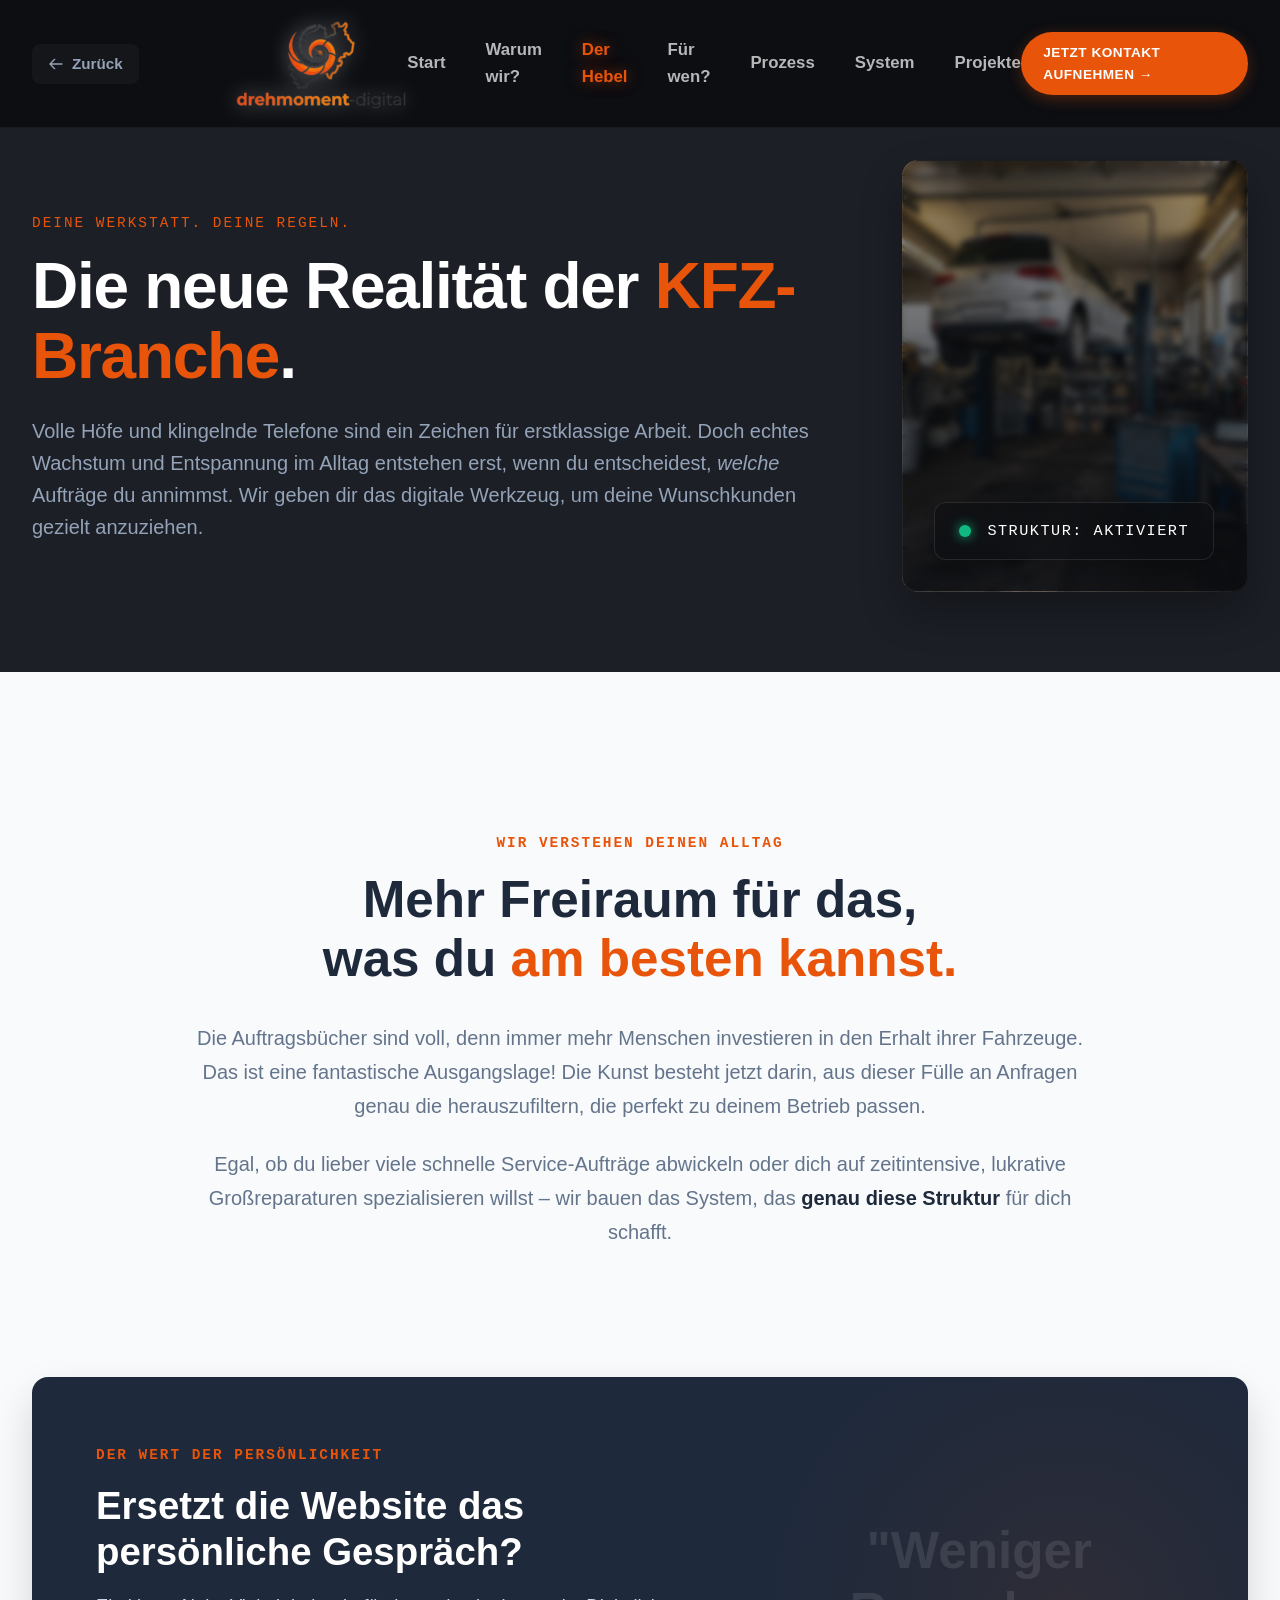
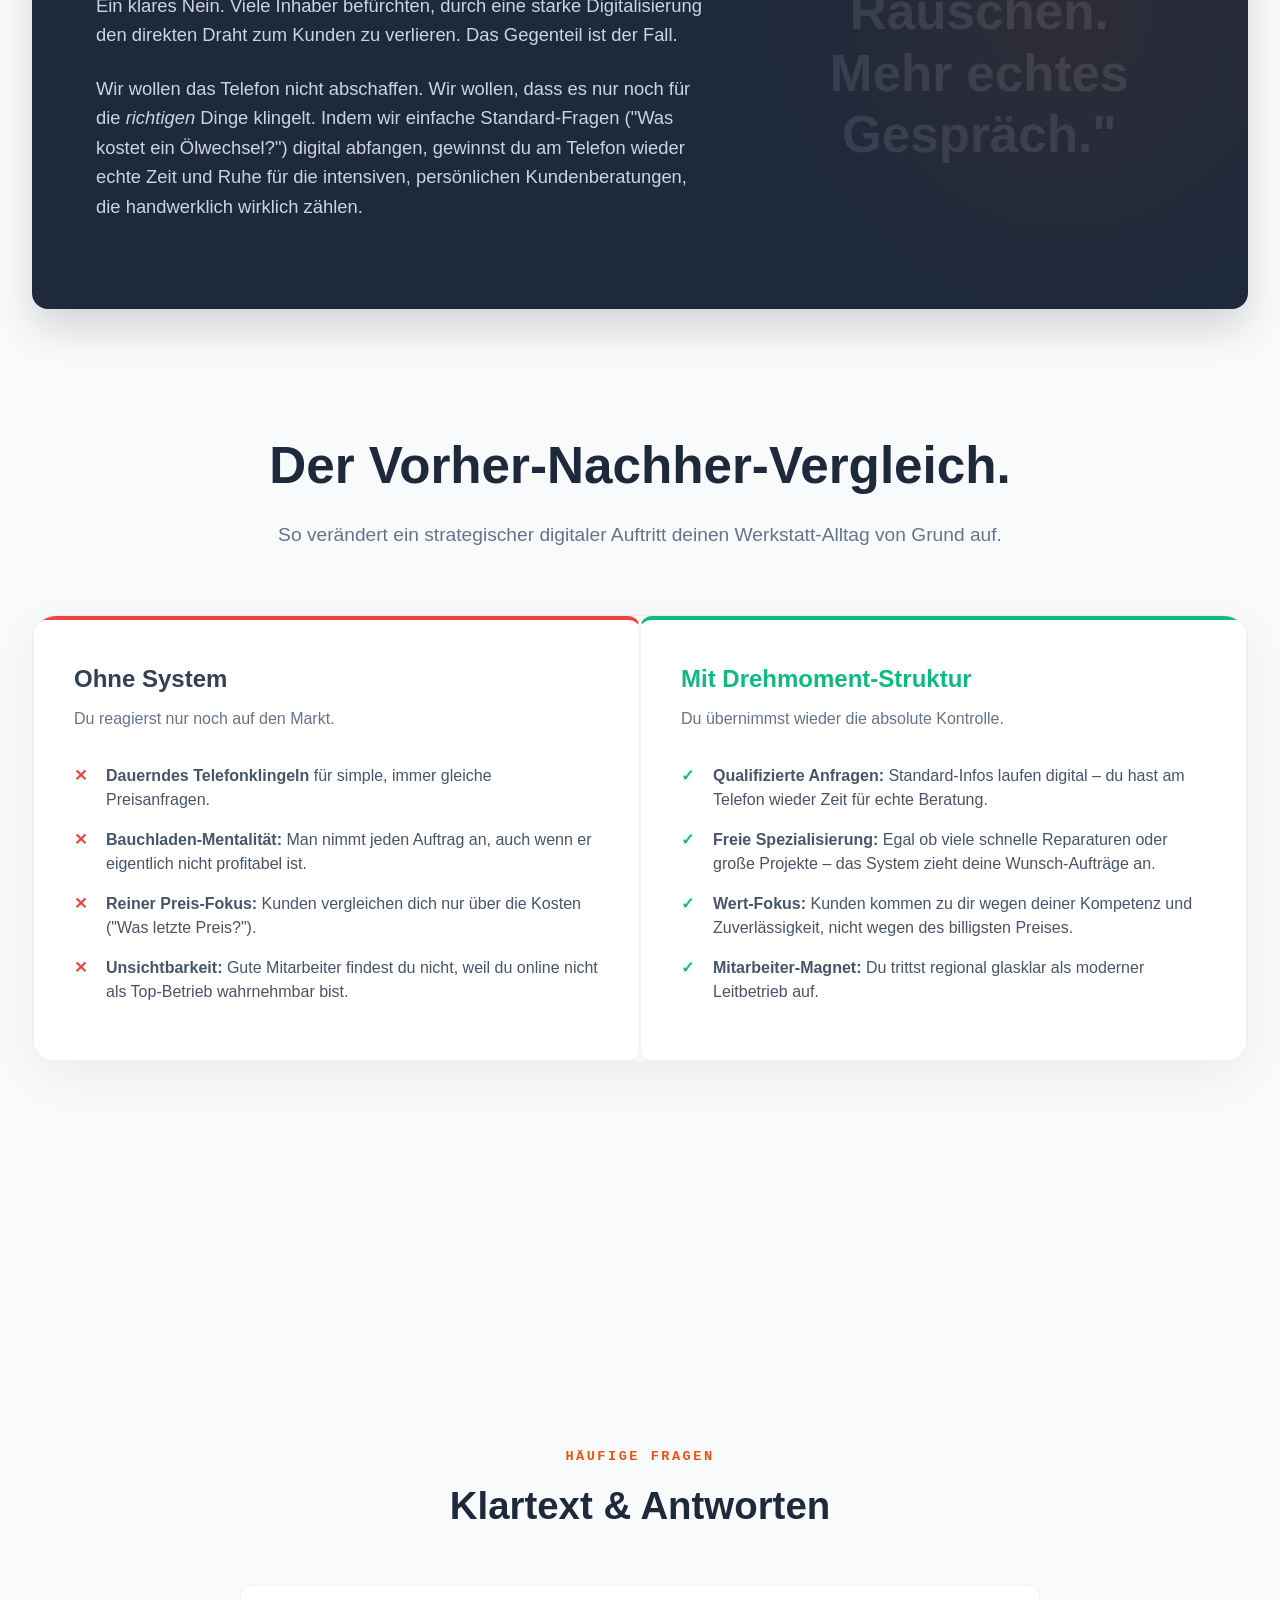
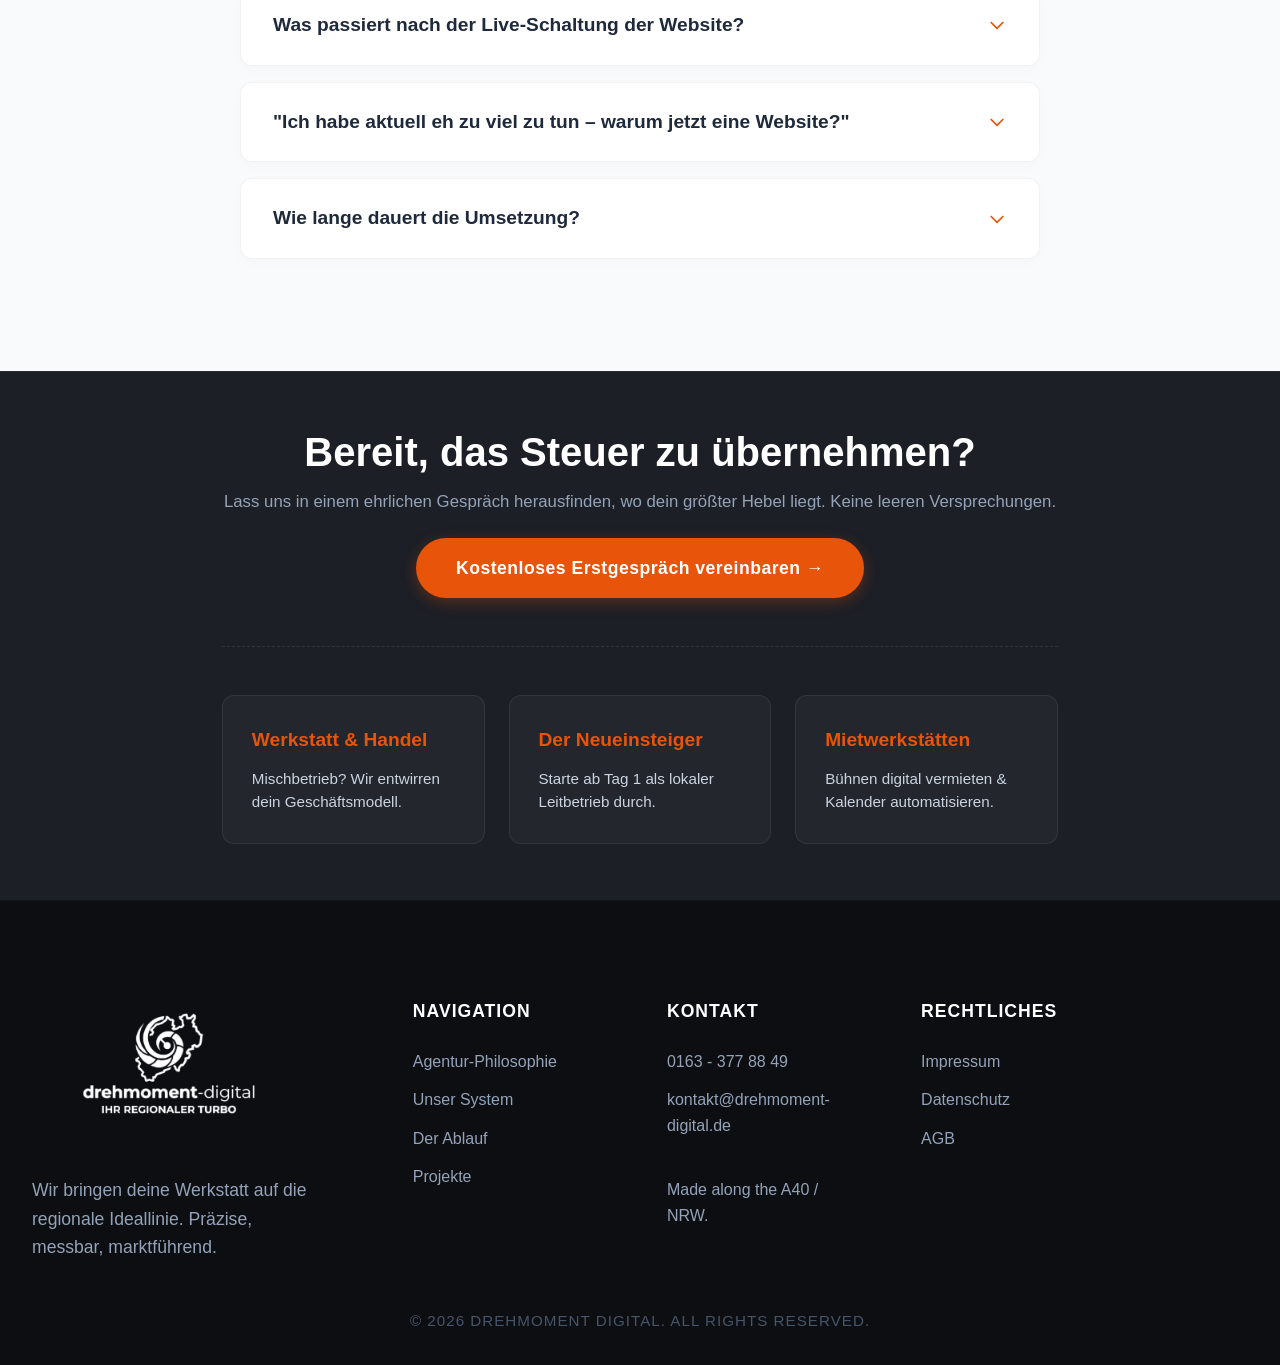
<file: deep-dive.html>
<!DOCTYPE html>
<html lang="de">

<head>
    <meta charset="UTF-8">
    <meta name="viewport" content="width=device-width, initial-scale=1.0">

    <!-- CCM19 Cookie Consent -->
    <script src="https://cloud.ccm19.de/app.js?apiKey=c7532c1c7be74cc17f97c3b00bee1431a7a4b2492ec126ae&amp;domain=6a292f59c2aeca6dcd0a61b2" referrerpolicy="origin"></script>

    <!-- SEO & Title -->
    <title>Der Hebel: Digitale Sichtbarkeit für Kfz-Betriebe | Drehmoment Digital</title>
    <meta name="description" content="Erfahre, wie du als Kfz-Betrieb mit System digital sichtbar wirst. Von der Website bis zur Online-Werbung – unser bewährter Prozess für deinen Erfolg.">
    <meta name="keywords" content="Kfz Online Marketing, Werkstatt Werbung System, Sichtbarkeit Autohandel, Webdesign Prozess Kfz">
    <meta name="author" content="Drehmoment Digital">
    <link rel="canonical" href="https://drehmoment-digital.de/deep-dive.html">

    <!-- Open Graph / Social Media -->
    <meta property="og:type" content="website">
    <meta property="og:url" content="https://drehmoment-digital.de/deep-dive.html">
    <meta property="og:title" content="Der Hebel: Digitale Dominanz für Kfz-Werkstätten | Drehmoment Digital">
    <meta property="og:description" content="Volle Höfe sind gut, echte Struktur ist besser. Ziehe genau die Kunden an, die zu deiner Wunsch-Spezialisierung passen.">
    <meta property="og:image" content="https://drehmoment-digital.de/logo_transparent.png">

    <link rel="icon" type="image/png" href="logo_transparent.png">
    <link rel="stylesheet" href="css/01_variables.css">
    <link rel="stylesheet" href="css/02_typography.css">
    <link rel="stylesheet" href="css/03_layout.css">
    <link rel="stylesheet" href="css/04_components.css">
    <link rel="stylesheet" href="css/05_sections.css">
</head>

<body>

    <!-- ================== HEADER ================= -->
    <header class="site-header">
        <div class="header-inner">
            <div class="header-left">
                <a href="javascript:history.back()" class="back-btn" title="Zurück">
                    <svg fill="none" stroke="currentColor" viewBox="0 0 24 24"><path stroke-linecap="round" stroke-linejoin="round" stroke-width="2" d="M10 19l-7-7m0 0l7-7m-7 7h18"></path></svg>
                    Zurück
                </a>
                <a href="index.html" target="_self" class="logo-link">
                    <img src="./drehmoment_digital_transparent-removeb ohne supslogan.png" alt="Drehmoment Digital Logo" class="header-logo-img">
                </a>
            </div>
            <nav class="nav-links">
                <a href="index.html#start">Start</a>
                <a href="index.html#warum-wir">Warum wir?</a>
                <a href="deep-dive.html" class="nav-hebel active">Der Hebel</a>
                
                <div class="nav-dropdown">
                    <a href="index.html#zielgruppen" class="dropdown-trigger nav-zielgruppen">Für wen?</a>
                    <div class="dropdown-menu">
                        <a href="mischbetrieb.html" class="sub-mischbetrieb">Werkstatt & Handel</a>
                        <a href="neueinsteiger.html" class="sub-neueinsteiger">Der Neueinsteiger</a>
                        <a href="mietwerkstatt.html" class="sub-mietwerkstatt">Mietwerkstätten</a>
                        <a href="uebernahme.html" class="sub-uebernahme">Werkstatt-Übernahme</a>
                    </div>
                </div>
                
                <a href="index.html#prozess">Prozess</a>
                <a href="index.html#loesung">System</a>
                <a href="index.html#projekte">Projekte</a>
            </nav>
            <div class="cta-nav">
                <a href="index.html#kontakt" class="btn-primary">JETZT KONTAKT AUFNEHMEN &rarr;</a>
            </div>
            <button class="mobile-nav-toggle" aria-label="Menü öffnen"><span></span><span></span><span></span></button>
        </div>
    </header>

    <!-- ================== HERO ================== -->
    <section class="subpage-hero">
        <div class="container fade-up">
            <div class="subpage-hero-grid hero-reverse">
                <div class="subpage-hero-text">
                    <span class="subpage-kicker">Deine Werkstatt. Deine Regeln.</span>
                    <h1>Die neue Realität der <span class="highlight-text">KFZ-Branche</span>.</h1>
                    <p class="lead">Volle Höfe und klingelnde Telefone sind ein Zeichen für erstklassige Arbeit. Doch echtes Wachstum und Entspannung im Alltag entstehen erst, wenn du entscheidest, <em>welche</em> Aufträge du annimmst. Wir geben dir das digitale Werkzeug, um deine Wunschkunden gezielt anzuziehen.</p>
                </div>
                
                <div class="subpage-hero-visual">
                    <img src="./werkstatt_clean_empty.png" alt="Cleane KFZ Werkstatt" class="subpage-hero-img">
                    <div class="subpage-hero-glass"></div>
                    
                    <div class="subpage-hero-badge">
                        <span class="badge-dot"></span>
                        <span class="badge-text">STRUKTUR: AKTIVIERT</span>
                    </div>
                </div>
            </div>
        </div>
    </section>

    <!-- ================== CONTENT STORYLINE ================== -->
    <section class="section-padding" style="background-color: var(--bg-surface);">
        <div class="container">
            
            <!-- Teil 1: Die Ausgangslage (ZENTRIERT & BEREINIGT) -->
            <div class="fade-up" style="text-align: center; max-width: 900px; margin: 0 auto 8rem auto;">
                <p class="warum-kicker" style="color: var(--accent-orange); text-transform: uppercase; letter-spacing: 2px; font-size: 0.9rem; font-weight: 700; margin-bottom: 1rem;">Wir verstehen deinen Alltag</p>
                <h2 style="font-size: clamp(2.5rem, 4vw, 3.8rem); line-height: 1.15; margin-bottom: 2rem; color: #1e293b; font-weight: 900;">
                    Mehr Freiraum für das, <br>was du <span style="color: var(--accent-orange);">am besten kannst.</span>
                </h2>
                <p style="font-size: 1.25rem; color: #64748b; line-height: 1.7; margin-bottom: 1.5rem;">
                    Die Auftragsbücher sind voll, denn immer mehr Menschen investieren in den Erhalt ihrer Fahrzeuge. Das ist eine fantastische Ausgangslage! Die Kunst besteht jetzt darin, aus dieser Fülle an Anfragen genau die herauszufiltern, die perfekt zu deinem Betrieb passen.
                </p>
                <p style="font-size: 1.25rem; color: #64748b; line-height: 1.7;">
                    Egal, ob du lieber viele schnelle Service-Aufträge abwickeln oder dich auf zeitintensive, lukrative Großreparaturen spezialisieren willst – wir bauen das System, das <strong style="color: #1e293b;">genau diese Struktur</strong> für dich schafft.
                </p>
            </div>

            <!-- Teil 2: Persönlichkeit & Vertrauen Block -->
            <div class="fade-up personality-box">
                <div class="personality-glow"></div>
                
                <div class="personality-text">
                    <span class="personality-kicker">Der Wert der Persönlichkeit</span>
                    <h3>Ersetzt die Website das persönliche Gespräch?</h3>
                    <p>
                        Ein klares Nein. Viele Inhaber befürchten, durch eine starke Digitalisierung den direkten Draht zum Kunden zu verlieren. Das Gegenteil ist der Fall.
                    </p>
                    <p>
                        Wir wollen das Telefon nicht abschaffen. Wir wollen, dass es nur noch für die <em>richtigen</em> Dinge klingelt. Indem wir einfache Standard-Fragen ("Was kostet ein Ölwechsel?") digital abfangen, gewinnst du am Telefon wieder echte Zeit und Ruhe für die intensiven, persönlichen Kundenberatungen, die handwerklich wirklich zählen.
                    </p>
                </div>
                <div class="personality-quote">
                    <div>
                        "Weniger Rauschen.<br>Mehr echtes<br>Gespräch."
                    </div>
                </div>
            </div>

            <!-- Teil 3: Die Gegenüberstellung -->
            <div style="text-align: center; max-width: 800px; margin: 0 auto 4rem auto;">
                <h2 class="fade-up" style="font-size: clamp(2.2rem, 4vw, 3.2rem); line-height: 1.15; margin-bottom: 1.5rem; color: #1e293b; font-weight: 900;">Der Vorher-Nachher-Vergleich.</h2>
                <p class="fade-up" style="font-size: 1.2rem; color: #64748b; line-height: 1.6;">
                    So verändert ein strategischer digitaler Auftritt deinen Werkstatt-Alltag von Grund auf.
                </p>
            </div>

            <div class="comparison-grid fade-up" style="margin-bottom: 8rem;">
                <div class="comparison-card bad">
                    <h3 style="color: #334155; font-size: 1.5rem; margin-bottom: 0.5rem; font-weight: 800;">Ohne System</h3>
                    <p style="color: #64748b; font-size: 1rem;">Du reagierst nur noch auf den Markt.</p>
                    <ul class="comp-list bad-list" style="margin-top: 2rem;">
                        <li><strong>Dauerndes Telefonklingeln</strong> für simple, immer gleiche Preisanfragen.</li>
                        <li><strong>Bauchladen-Mentalität:</strong> Man nimmt jeden Auftrag an, auch wenn er eigentlich nicht profitabel ist.</li>
                        <li><strong>Reiner Preis-Fokus:</strong> Kunden vergleichen dich nur über die Kosten ("Was letzte Preis?").</li>
                        <li><strong>Unsichtbarkeit:</strong> Gute Mitarbeiter findest du nicht, weil du online nicht als Top-Betrieb wahrnehmbar bist.</li>
                    </ul>
                </div>

                <div class="comparison-card good">
                    <h3 style="color: #10b981; font-size: 1.5rem; margin-bottom: 0.5rem; font-weight: 800;">Mit Drehmoment-Struktur</h3>
                    <p style="color: #64748b; font-size: 1rem;">Du übernimmst wieder die absolute Kontrolle.</p>
                    <ul class="comp-list good-list" style="margin-top: 2rem;">
                        <li><strong>Qualifizierte Anfragen:</strong> Standard-Infos laufen digital – du hast am Telefon wieder Zeit für echte Beratung.</li>
                        <li><strong>Freie Spezialisierung:</strong> Egal ob viele schnelle Reparaturen oder große Projekte – das System zieht deine Wunsch-Aufträge an.</li>
                        <li><strong>Wert-Fokus:</strong> Kunden kommen zu dir wegen deiner Kompetenz und Zuverlässigkeit, nicht wegen des billigsten Preises.</li>
                        <li><strong>Mitarbeiter-Magnet:</strong> Du trittst regional glasklar als moderner Leitbetrieb auf.</li>
                    </ul>
                </div>
            </div>
            


        </div>
    </section>

    <!-- ================== FAQ ================== -->
    <section class="faq-section">
        <div class="faq-container fade-up">
            <p class="warum-kicker" style="text-align: center; color: var(--accent-orange);">Häufige Fragen</p>
            <h2 style="text-align: center; font-size: clamp(2rem, 3vw, 2.8rem); margin-bottom: 3rem; color: #1e293b; font-weight: 900;">Klartext & Antworten</h2>
            
            <details class="faq-item">
                <summary class="faq-summary">
                    Was passiert nach der Live-Schaltung der Website?
                    <svg class="faq-icon" width="20" height="20" fill="none" stroke="currentColor" viewBox="0 0 24 24"><path stroke-linecap="round" stroke-linejoin="round" stroke-width="2" d="M19 9l-7 7-7-7"></path></svg>
                </summary>
                <div class="faq-content">
                    Wir verkaufen unser System als einmalige Dienstleistung – es gehört danach zu 100% dir. Innerhalb der ersten 30 Tage nach Live-Schaltung übernehmen wir alle technischen Feinschliffe und Anpassungen, damit das System perfekt für dich anläuft. Wenn du danach weiterhin Änderungen wünschst, können wir gerne über eine langfristige Zusammenarbeit sprechen. Ansonsten bist du komplett unabhängig.
                </div>
            </details>

            <details class="faq-item">
                <summary class="faq-summary">
                    "Ich habe aktuell eh zu viel zu tun – warum jetzt eine Website?"
                    <svg class="faq-icon" width="20" height="20" fill="none" stroke="currentColor" viewBox="0 0 24 24"><path stroke-linecap="round" stroke-linejoin="round" stroke-width="2" d="M19 9l-7 7-7-7"></path></svg>
                </summary>
                <div class="faq-content">
                    Genau deshalb! Wenn du zu viele Aufträge hast, brauchst du einen Filter. Ein starker digitaler Auftritt signalisiert Preisdrückern, dass du nicht die billigste Schrauber-Bude um die Ecke bist. Du bekommst am Ende vielleicht nicht mehr Anfragen, aber <em>bessere</em> Anfragen, die exakt zu deiner Wunschauslastung passen.
                </div>
            </details>

            <details class="faq-item">
                <summary class="faq-summary">
                    Wie lange dauert die Umsetzung?
                    <svg class="faq-icon" width="20" height="20" fill="none" stroke="currentColor" viewBox="0 0 24 24"><path stroke-linecap="round" stroke-linejoin="round" stroke-width="2" d="M19 9l-7 7-7-7"></path></svg>
                </summary>
                <div class="faq-content">
                    In der Regel stehen unsere Systeme innerhalb von 2 bis 4 Wochen. Wir wissen, dass dein Tagesgeschäft Vorrang hat, deshalb beschränken wir uns auf ein kurzes Kick-Off Gespräch und holen uns die meisten Infos selbst oder über eine kleine Checkliste.
                </div>
            </details>

        </div>
    </section>

    <!-- ================== TARGET CTA ================== -->
    <section class="subpage-cta">
        <div class="subpage-cta-inner container fade-up">
            <h2>Bereit, das Steuer zu übernehmen?</h2>
            <p>Lass uns in einem ehrlichen Gespräch herausfinden, wo dein größter Hebel liegt. Keine leeren Versprechungen.</p>
            <a href="index.html#kontakt" class="btn btn-primary" style="font-size: 1.1rem; padding: 1rem 2.5rem;">Kostenloses Erstgespräch vereinbaren &rarr;</a>

            <div class="cta-profiles-grid fade-up">
                <a href="mischbetrieb.html" class="cta-profile-card">
                    <h4>Werkstatt & Handel</h4>
                    <p>Mischbetrieb? Wir entwirren dein Geschäftsmodell.</p>
                </a>
                <a href="neueinsteiger.html" class="cta-profile-card">
                    <h4>Der Neueinsteiger</h4>
                    <p>Starte ab Tag 1 als lokaler Leitbetrieb durch.</p>
                </a>
                <a href="mietwerkstatt.html" class="cta-profile-card">
                    <h4>Mietwerkstätten</h4>
                    <p>Bühnen digital vermieten & Kalender automatisieren.</p>
                </a>
            </div>
        </div>
    </section>

    <!-- ================== FOOTER ================== -->
    <footer class="site-footer">
        <div class="container">
            <div class="footer-grid">
                
                <div class="footer-col" style="padding-right: 2rem;">
                    <img src="logo_transparent.png" alt="Drehmoment Digital" class="footer-logo" style="height: 140px; margin-bottom: 2rem;">
                    <p style="font-size: 1.1rem; line-height: 1.6;">Wir bringen deine Werkstatt auf die regionale Ideallinie. Präzise, messbar, marktführend.</p>
                </div>

                <div class="footer-col">
                    <h4>Navigation</h4>
                    <ul>
                        <li><a href="index.html#warum-wir">Agentur-Philosophie</a></li>
                        <li><a href="index.html#loesung">Unser System</a></li>
                        <li><a href="index.html#prozess">Der Ablauf</a></li>
                        <li><a href="index.html#projekte">Projekte</a></li>
                    </ul>
                </div>

                <div class="footer-col">
                    <h4>Kontakt</h4>
                    <ul>
                        <li><a href="https://wa.me/491633778849?text=Hallo%20Drehmoment%20Digital,%20ich%20brauche%20Unterst%C3%BCtzung%20bei%20meinem%20Webauftritt." target="_blank">0163 - 377 88 49</a></li>
                        <li><a href="mailto:kontakt@drehmoment-digital.de">kontakt@drehmoment-digital.de</a></li>
                        <li><br>Made along the A40 / NRW.</li>
                    </ul>
                </div>

                <div class="footer-col">
                    <h4>Rechtliches</h4>
                    <ul>
                        <li><a href="impressum.html">Impressum</a></li>
                        <li><a href="datenschutz.html">Datenschutz</a></li>
                        <li><a href="agb.html">AGB</a></li>
                    </ul>
                </div>

            </div>

            <div style="text-align: center; margin-top: 3rem; padding-bottom: 2rem; color: #475569; font-size: 0.95rem; font-weight: 500; letter-spacing: 1px;">
                &copy; 2026 DREHMOMENT DIGITAL. ALL RIGHTS RESERVED.
            </div>
        </div>
    </footer>

    <script>
        document.addEventListener("DOMContentLoaded", () => {
            const faders = document.querySelectorAll('.fade-up');
            const appearOptions = { threshold: 0.1, rootMargin: "0px 0px -50px 0px" };
            const appearOnScroll = new IntersectionObserver(function (entries, appearOnScroll) {
                entries.forEach(entry => {
                    if (!entry.isIntersecting) return;
                    entry.target.style.opacity = '1';
                    entry.target.style.animationPlayState = 'running';
                    appearOnScroll.unobserve(entry.target);
                });
            }, appearOptions);
            faders.forEach(fader => {
                fader.style.animationPlayState = 'paused';
                appearOnScroll.observe(fader);
            });

            const faqItems = document.querySelectorAll('.faq-item');
            faqItems.forEach(item => {
                item.addEventListener('click', (e) => {
                    if (e.target.tagName !== 'SUMMARY') return;
                    faqItems.forEach(otherItem => {
                        if (otherItem !== item && otherItem.hasAttribute('open')) {
                            otherItem.removeAttribute('open');
                        }
                    });
                });
            });

            const mobileToggle = document.querySelector('.mobile-nav-toggle');
            const navLinks = document.querySelector('.nav-links');
            if(mobileToggle && navLinks) {
                mobileToggle.addEventListener('click', () => {
                    mobileToggle.classList.toggle('active');
                    navLinks.classList.toggle('active');
                    document.body.classList.toggle('nav-open');
                });
            }
        });
    </script>
</body>
</html>
</file>
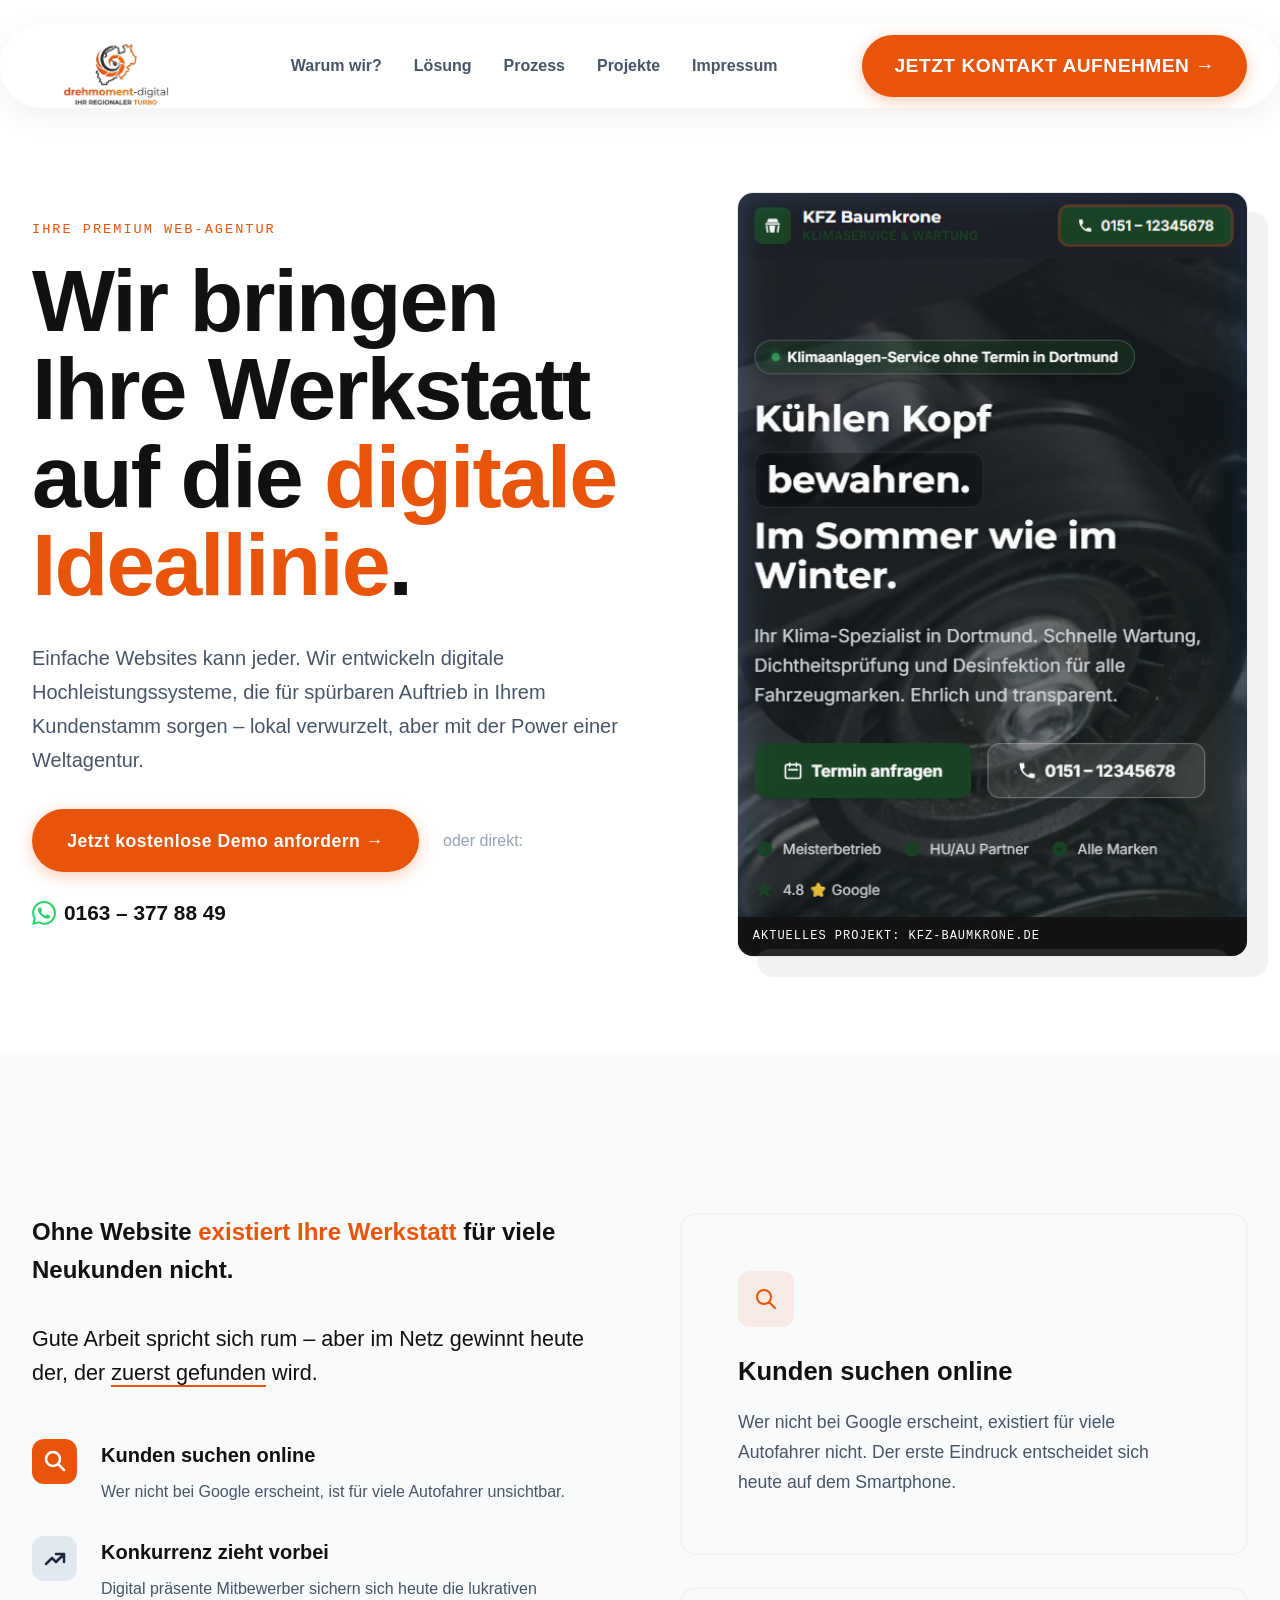
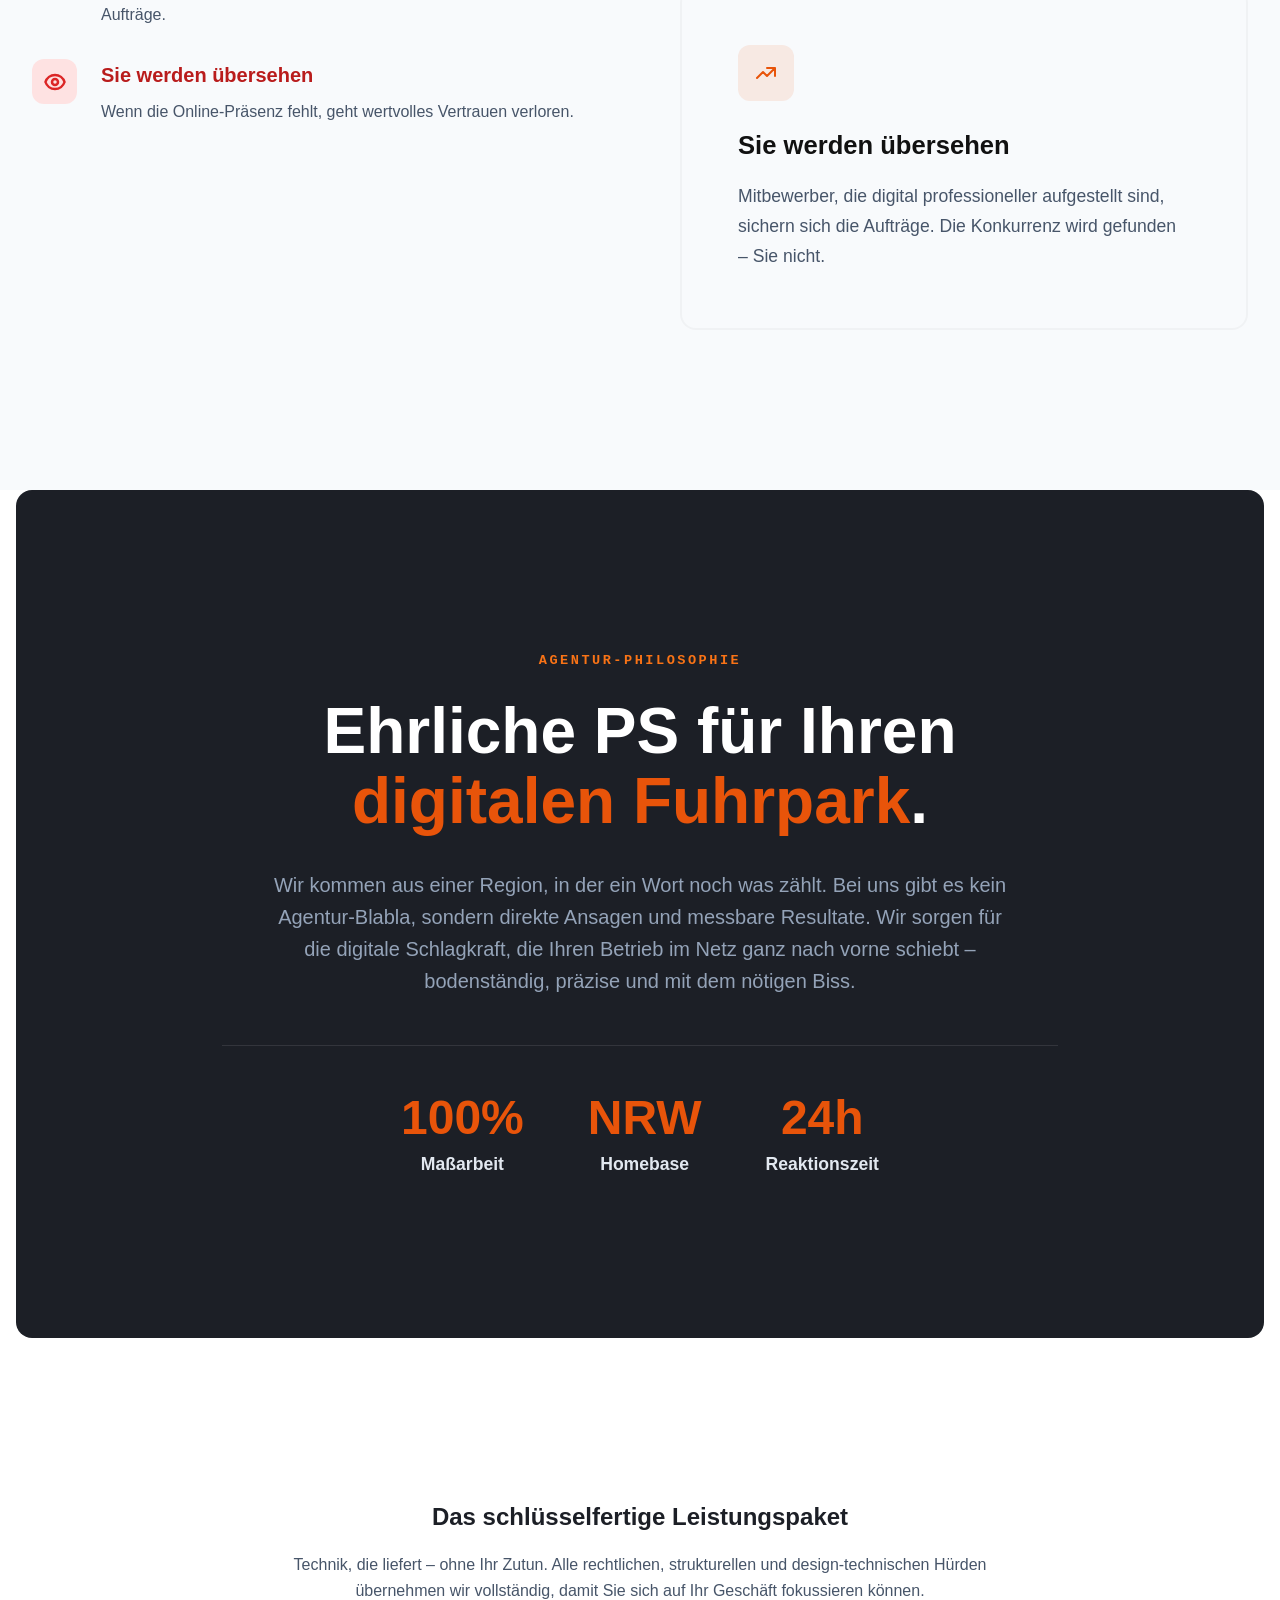
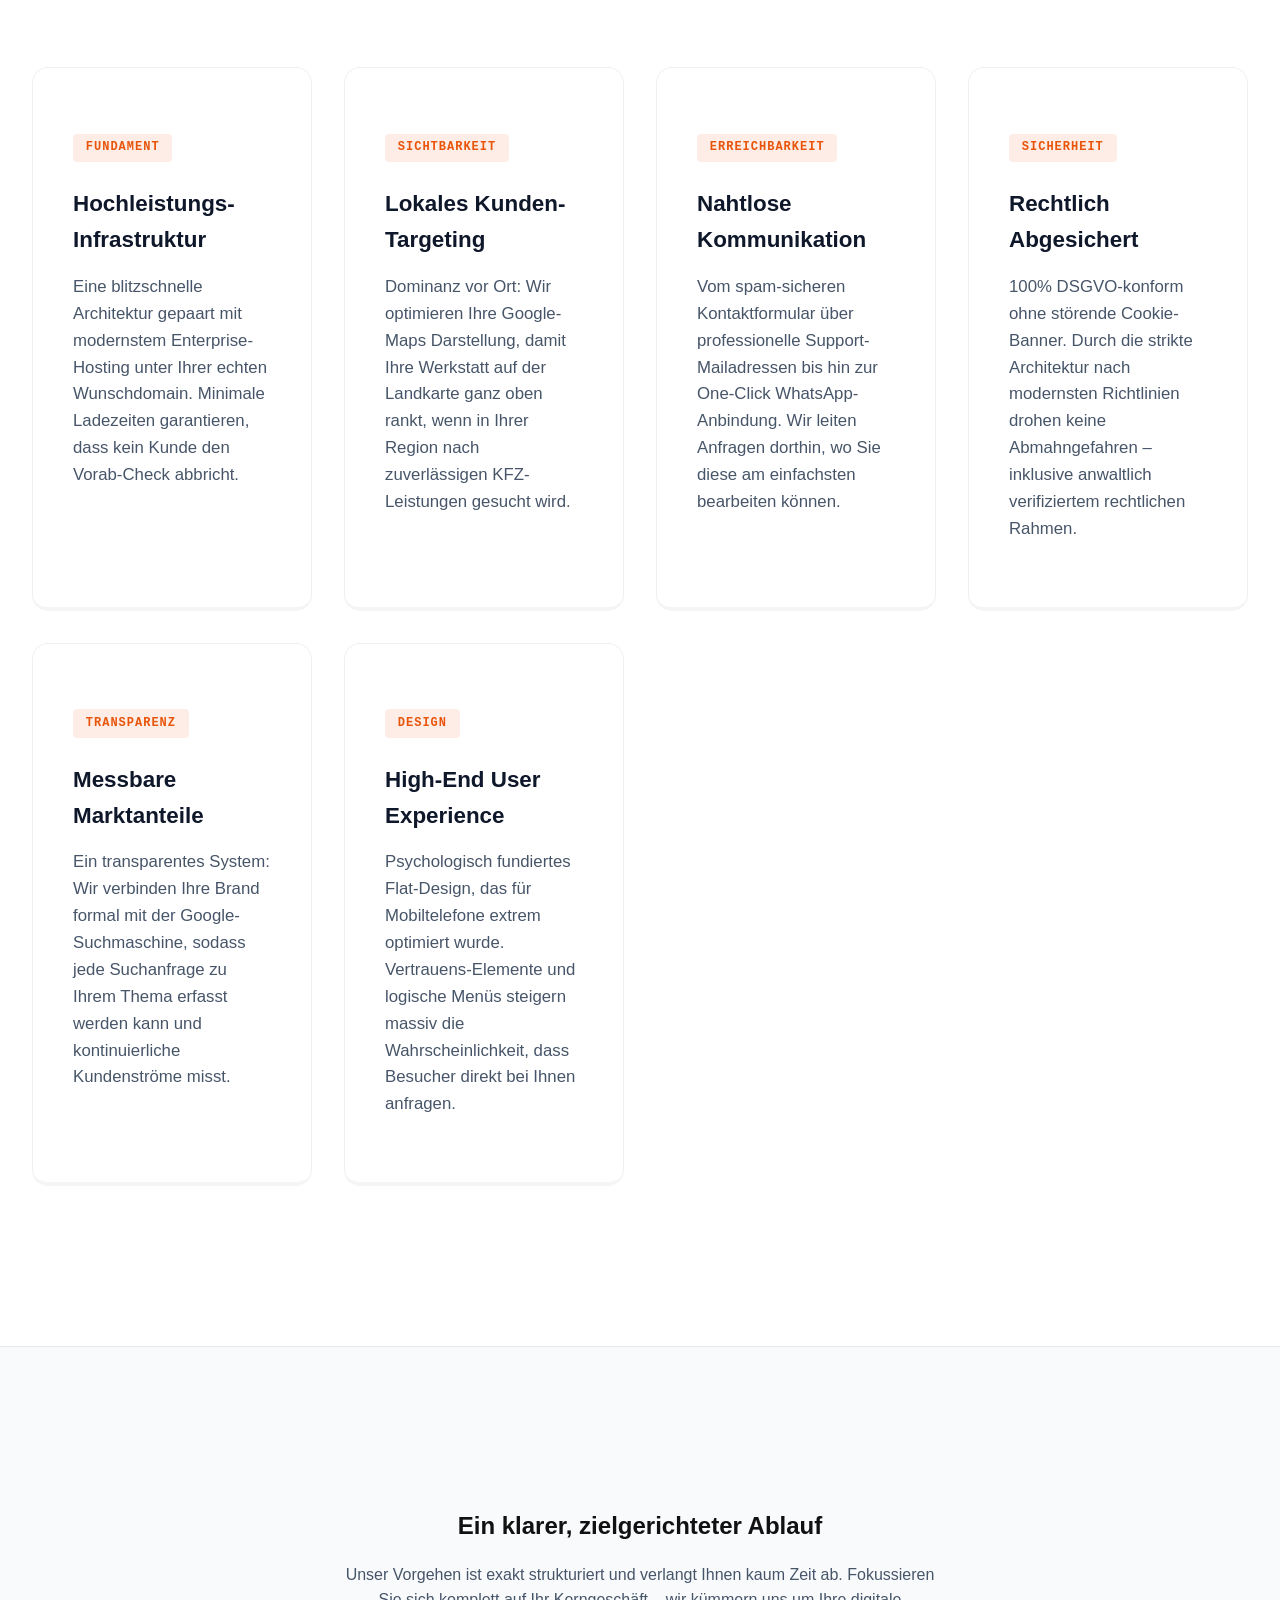
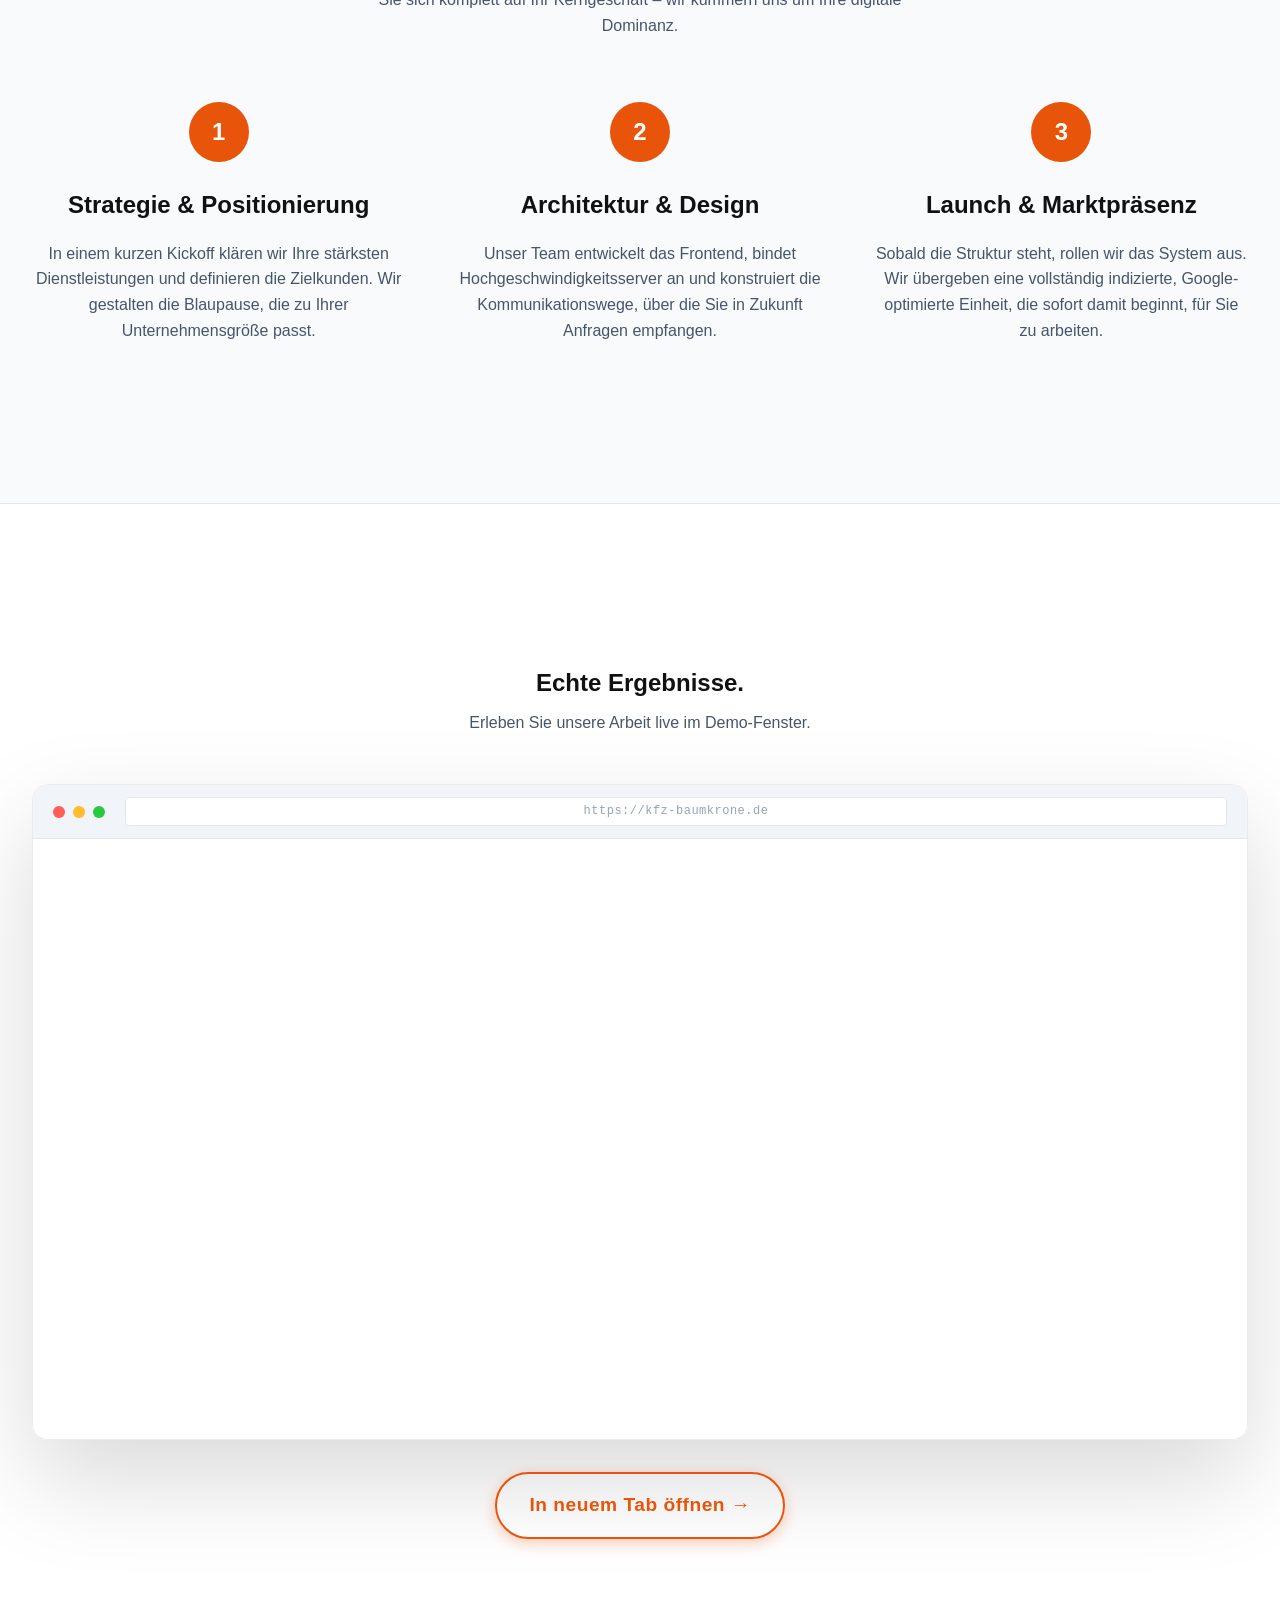
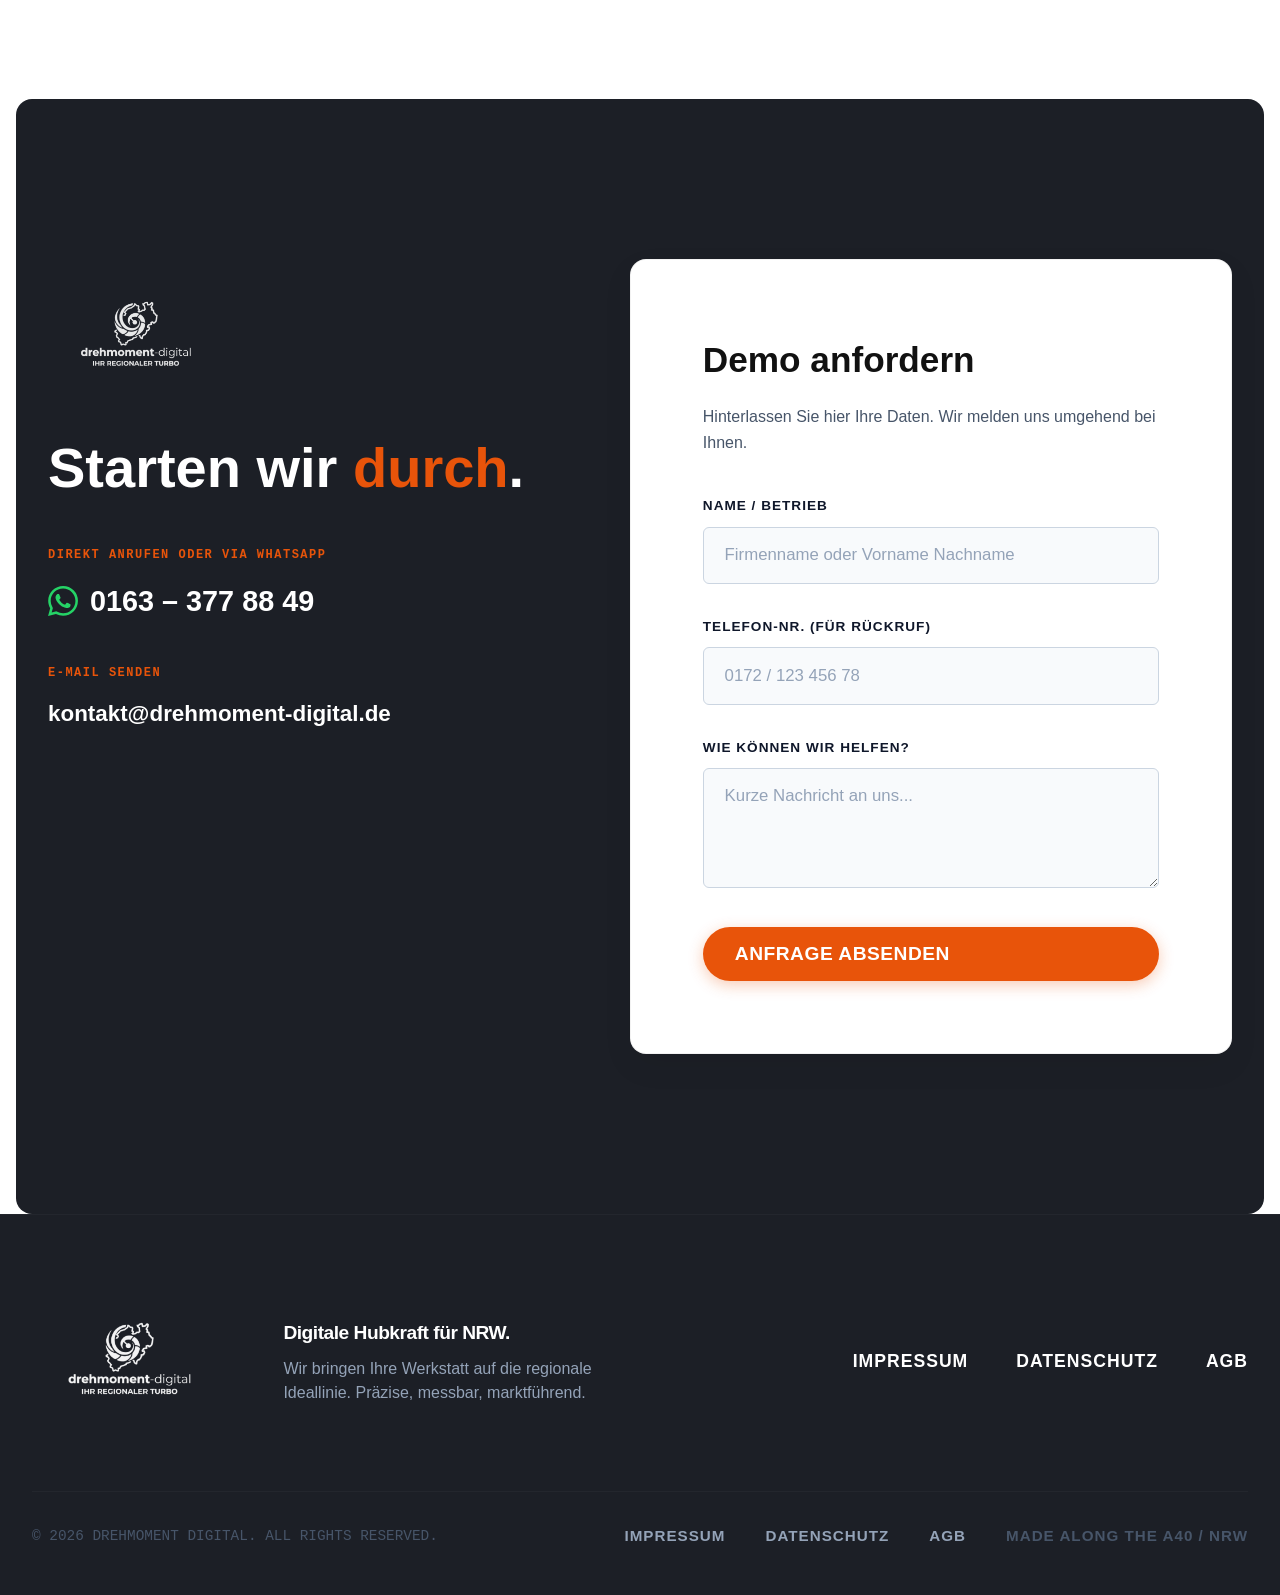
<file: home.html>
<!DOCTYPE html>
<html lang="de">

<head>
    <meta charset="UTF-8">
    <meta name="viewport" content="width=device-width, initial-scale=1.0">

    <!-- CCM19 Cookie Consent -->
    <script src="https://cloud.ccm19.de/app.js?apiKey=c7532c1c7be74cc17f97c3b00bee1431a7a4b2492ec126ae&amp;domain=6a292f59c2aeca6dcd0a61b2" referrerpolicy="origin"></script>

    <!-- SEO & Title -->
    <title>Drehmoment Digital | Premium Websites für Kfz-Werkstätten & Handwerk in NRW</title>
    <meta name="description"
        content="Digitale Dominanz für Ihre Werkstatt. Wir bauen Performance-Websites für Kfz-Betriebe im Ruhrgebiet und ganz NRW. Regional verwurzelt – Weltagentur-Power.">
    <meta name="keywords"
        content="Kfz-Werkstatt Website, Webdesign Werkstatt, Werkstatt Marketing NRW, Drehmoment Digital, Webagentur Dortmund, Kfz Business Digitalisierung">
    <meta name="author" content="Drehmoment Digital">

    <!-- Open Graph / Social Media (WhatsApp, LinkedIn etc.) -->
    <meta property="og:type" content="website">
    <meta property="og:url" content="https://drehmoment-digital.de/">
    <meta property="og:title" content="Drehmoment Digital | Websites für Kfz-Werkstätten">
    <meta property="og:description"
        content="Wir bringen Ihre Werkstatt auf die digitale Ideallinie. Bodenständig, regional und hochprofessionell.">
    <meta property="og:image" content="https://drehmoment-digital.de/logo_transparent.png">

    <link rel="icon" type="image/png" href="logo_transparent.png">
    <!-- Cache Bust v5 - 13:20 -->
    <link rel="stylesheet" href="styles-v5.css">
</head>

<body>

    <!-- ================== HEADER ================== -->
    <header class="site-header container">
        <div class="header-inner">
            <div class="logo-container" style="margin-top: -15px;">
                <a href="#">
                    <img src="logo_transparent.png" alt="Drehmoment Digital Logo"
                        style="height: 85px; width: auto; transition: transform 0.3s ease; display: block; filter: none; mix-blend-mode: normal;">
                </a>
            </div>
            <nav class="nav-links">
                <a href="#warum-wir">Warum wir?</a>
                <a href="#loesung">Lösung</a>
                <a href="#prozess">Prozess</a>
                <a href="#projekte">Projekte</a>
                <a href="impressum.html">Impressum</a>
            </nav>
            <div class="cta-nav">
                <a href="#kontakt" class="btn-primary">
                    JETZT KONTAKT AUFNEHMEN &rarr;
                </a>
            </div>
        </div>
    </header>

    <!-- ================== HERO ================== -->
    <section class="hero-section container">
        <div class="hero-grid">

            <div class="hero-text fade-up delay-1">
                <p
                    style="font-family: var(--font-mono); font-size: 0.85rem; color: var(--accent-orange); letter-spacing: 2px; text-transform: uppercase; margin-bottom: 1rem;">
                    Ihre Premium Web-Agentur</p>
                <h1>Wir bringen Ihre Werkstatt auf die <span class="highlight-text">digitale Ideallinie</span>.</h1>
                <p class="lead"
                    style="font-size: 1.25rem; color: var(--text-muted); margin-bottom: 2rem; line-height: 1.7;">
                    Einfache Websites kann jeder. Wir entwickeln digitale Hochleistungssysteme, die für spürbaren
                    Auftrieb in Ihrem Kundenstamm sorgen – lokal verwurzelt, aber mit der Power einer Weltagentur.</p>
                <div class="hero-cta-group" style="display: flex; flex-wrap: wrap; gap: 1.5rem; align-items: center;">
                    <a href="#kontakt" class="btn-primary" style="font-size: 1.1rem; padding: 1.1rem 2.2rem;">Jetzt
                        kostenlose Demo anfordern &rarr;</a>
                    <span style="color: #94A3B8; font-weight: 500;">oder direkt:</span>
                    <a href="https://wa.me/491633778849?text=Hallo%20Drehmoment%20Digital,%20ich%20brauche%20Unterst%C3%BCtzung%20bei%20meinem%20Webauftritt." target="_blank"
                        style="display: flex; align-items: center; gap: 8px; color: var(--text-main); font-weight: 800; text-decoration: none; font-size: 1.3rem; transition: color 0.2s;">
                        <svg width="24" height="24" viewBox="0 0 24 24" fill="#25d366"
                            xmlns="http://www.w3.org/2000/svg">
                            <path
                                d="M17.472 14.382c-.297-.149-1.758-.867-2.03-.967-.273-.099-.471-.148-.67.15-.197.297-.767.966-.94 1.164-.173.199-.347.223-.644.075-.297-.15-1.255-.463-2.39-1.475-.883-.788-1.48-1.761-1.653-2.059-.173-.297-.018-.458.13-.606.134-.133.298-.347.446-.52.149-.174.198-.298.298-.497.099-.198.05-.371-.025-.52-.075-.149-.669-1.612-.916-2.207-.242-.579-.487-.5-.669-.51a12.8 12.8 0 0 0-.57-.01c-.198 0-.52.074-.792.372-.272.297-1.04 1.016-1.04 2.479 0 1.462 1.065 2.875 1.213 3.074.149.198 2.096 3.2 5.077 4.487.709.306 1.262.489 1.694.625.712.227 1.36.195 1.871.118.571-.085 1.758-.719 2.006-1.413.248-.694.248-1.289.173-1.413-.074-.124-.272-.198-.57-.347m-5.421 7.403h-.004a9.87 9.87 0 0 1-5.031-1.378l-.361-.214-3.741.982.998-3.648-.235-.374a9.86 9.86 0 0 1-1.51-5.26c.001-5.45 4.436-9.884 9.888-9.884 2.64 0 5.122 1.03 6.988 2.898a9.825 9.825 0 0 1 2.893 6.994c-.003 5.45-4.437 9.884-9.885 9.884m8.413-18.297A11.815 11.815 0 0 0 12.05 0C5.495 0 .16 5.335.157 11.892c0 2.096.547 4.142 1.588 5.945L.057 24l6.305-1.654a11.882 11.882 0 0 0 5.683 1.448h.005c6.554 0 11.89-5.335 11.893-11.893a11.821 11.821 0 0 0-3.48-8.413z" />
                        </svg>
                        0163 &ndash; 377 88 49
                    </a>
                </div>
            </div>

            <div class="hero-visual fade-up delay-2"
                style="position: relative; border: 1px solid var(--panel-border); background: #fff; box-shadow: 20px 20px 0px rgba(0,0,0,0.05);">
                <img src="kfz-baumkrone-screenshot.png" alt="Echtes Projekt: KFZ Baumkrone"
                    style="width: 100%; height: auto; display: block;">
                <div
                    style="position: absolute; bottom: 0; left: 0; right: 0; background: rgba(17,17,17,0.9); color: #fff; padding: 10px 15px; font-family: var(--font-mono); font-size: 0.75rem; text-transform: uppercase; letter-spacing: 1px;">
                    Aktuelles Projekt: kfz-baumkrone.de
                </div>
            </div>

        </div>
    </section>

    <!-- ================== PROBLEM-AGITATION ================== -->
    <section class="section-padding" style="background-color: var(--bg-surface);" id="problem">
        <div class="container fade-up">
            <div class="agitation-grid">
                <div class="agitation-sticky">
                    <h2 style="margin-bottom: 2rem;">Ohne Website <span style="color: var(--accent-orange);">existiert
                            Ihre Werkstatt</span> für viele Neukunden nicht.</h2>
                    <p class="lead" style="font-size: 1.35rem; margin-bottom: 3rem;">Gute Arbeit spricht sich rum – aber
                        im Netz gewinnt heute der, der <span
                            style="border-bottom: 2px solid var(--accent-orange);">zuerst gefunden</span> wird.</p>

                    <div style="display: flex; flex-direction: column; gap: 2rem;">
                        <div style="display: flex; gap: 1.5rem; align-items: flex-start;">
                            <div
                                style="background: var(--accent-orange); width: 45px; height: 45px; border-radius: 12px; display: flex; align-items: center; justify-content: center; flex-shrink: 0; color: #fff;">
                                <svg width="24" height="24" fill="none" stroke="currentColor" viewBox="0 0 24 24">
                                    <path stroke-linecap="round" stroke-linejoin="round" stroke-width="2.5"
                                        d="M21 21l-6-6m2-5a7 7 0 11-14 0 7 7 0 0114 0z"></path>
                                </svg>
                            </div>
                            <div>
                                <h4
                                    style="font-size: 1.25rem; font-weight: 800; margin-bottom: 0.5rem; color: var(--text-main);">
                                    Kunden suchen online</h4>
                                <p style="color: var(--text-muted);">Wer nicht bei Google erscheint, ist für viele
                                    Autofahrer unsichtbar.</p>
                            </div>
                        </div>

                        <div style="display: flex; gap: 1.5rem; align-items: flex-start;">
                            <div
                                style="background: #e2e8f0; width: 45px; height: 45px; border-radius: 12px; display: flex; align-items: center; justify-content: center; flex-shrink: 0; color: #1e293b;">
                                <svg width="24" height="24" fill="none" stroke="currentColor" viewBox="0 0 24 24">
                                    <path stroke-linecap="round" stroke-linejoin="round" stroke-width="2.5"
                                        d="M13 7h8m0 0v8m0-8l-8 8-4-4-6 6"></path>
                                </svg>
                            </div>
                            <div>
                                <h4
                                    style="font-size: 1.25rem; font-weight: 800; margin-bottom: 0.5rem; color: var(--text-main);">
                                    Konkurrenz zieht vorbei</h4>
                                <p style="color: var(--text-muted);">Digital präsente Mitbewerber sichern sich heute die
                                    lukrativen Aufträge.</p>
                            </div>
                        </div>

                        <div style="display: flex; gap: 1.5rem; align-items: flex-start;">
                            <div
                                style="background: #fee2e2; width: 45px; height: 45px; border-radius: 12px; display: flex; align-items: center; justify-content: center; flex-shrink: 0; color: #dc2626;">
                                <svg width="24" height="24" fill="none" stroke="currentColor" viewBox="0 0 24 24">
                                    <path stroke-linecap="round" stroke-linejoin="round" stroke-width="2.5"
                                        d="M15 12a3 3 0 11-6 0 3 3 0 016 0z"></path>
                                    <path stroke-linecap="round" stroke-linejoin="round" stroke-width="2.5"
                                        d="M2.458 12C3.732 7.943 7.523 5 12 5c4.478 0 8.268 2.943 9.542 7-1.274 4.057-5.064 7-9.542 7-4.477 0-8.268-2.943-9.542-7z">
                                    </path>
                                </svg>
                            </div>
                            <div>
                                <h4
                                    style="font-size: 1.25rem; font-weight: 800; margin-bottom: 0.5rem; color: #b91c1c;">
                                    Sie werden übersehen</h4>
                                <p style="color: var(--text-muted);">Wenn die Online-Präsenz fehlt, geht wertvolles
                                    Vertrauen verloren.</p>
                            </div>
                        </div>
                    </div>
                </div>
                <div class="agitation-cards">
                    <div class="problem-card">
                        <i><svg width="24" height="24" fill="none" stroke="currentColor" viewBox="0 0 24 24">
                                <path stroke-linecap="round" stroke-linejoin="round" stroke-width="2"
                                    d="M21 21l-6-6m2-5a7 7 0 11-14 0 7 7 0 0114 0z"></path>
                            </svg></i>
                        <h3>Kunden suchen online</h3>
                        <p>Wer nicht bei Google erscheint, existiert für viele Autofahrer nicht. Der erste Eindruck
                            entscheidet sich heute auf dem Smartphone.</p>
                    </div>
                    <div class="problem-card">
                        <i><svg width="24" height="24" fill="none" stroke="currentColor" viewBox="0 0 24 24">
                                <path stroke-linecap="round" stroke-linejoin="round" stroke-width="2"
                                    d="M13 7h8m0 0v8m0-8l-8 8-4-4-6 6"></path>
                            </svg></i>
                        <h3>Sie werden übersehen</h3>
                        <p>Mitbewerber, die digital professioneller aufgestellt sind, sichern sich die Aufträge. Die
                            Konkurrenz wird gefunden &ndash; Sie nicht.</p>
                    </div>
                </div>
            </div>
        </div>
    </section>

    <!-- ================== WARUM SPEZIALISIERUNG ================== -->
    <section class="section-padding section-dark" id="warum-wir">
        <div class="container fade-up" style="max-width: 900px; margin: 0 auto; text-align: center;">
            <p
                style="font-family: var(--font-mono); font-size: 0.85rem; color: rgba(249,115,22,1); letter-spacing: 2.5px; text-transform: uppercase; margin-bottom: 1.5rem; font-weight: 700;">
                Agentur-Philosophie</p>
            <h2 style="font-size: clamp(2.5rem, 5vw, 4rem); line-height: 1.1; margin-bottom: 2rem;">Ehrliche PS für
                Ihren <br><span class="highlight-text">digitalen Fuhrpark</span>.</h2>
            <p class="lead"
                style="color: #94A3B8; margin-bottom: 3rem; max-width: 750px; margin-left: auto; margin-right: auto; font-size: 1.25rem;">
                Wir kommen aus einer Region, in der ein Wort noch was zählt. Bei uns gibt es kein Agentur-Blabla,
                sondern direkte Ansagen und messbare Resultate. Wir sorgen für die digitale Schlagkraft, die Ihren
                Betrieb im Netz ganz nach vorne schiebt – bodenständig, präzise und mit dem nötigen Biss.</p>

            <div
                style="display: flex; justify-content: center; gap: 4rem; flex-wrap: wrap; margin-top: 3rem; border-top: 1px solid rgba(255,255,255,0.1); padding-top: 3rem;">
                <div>
                    <div
                        style="font-size: 3rem; font-weight: 900; color: var(--accent-orange); margin-bottom: 0.5rem; line-height: 1;">
                        100%</div>
                    <div style="font-size: 1.1rem; color: #E2E8F0; font-weight: 600;">Maßarbeit</div>
                </div>
                <div>
                    <div
                        style="font-size: 3rem; font-weight: 900; color: var(--accent-orange); margin-bottom: 0.5rem; line-height: 1;">
                        NRW</div>
                    <div style="font-size: 1.1rem; color: #E2E8F0; font-weight: 600;">Homebase</div>
                </div>
                <div>
                    <div
                        style="font-size: 3rem; font-weight: 900; color: var(--accent-orange); margin-bottom: 0.5rem; line-height: 1;">
                        24h</div>
                    <div style="font-size: 1.1rem; color: #E2E8F0; font-weight: 600;">Reaktionszeit</div>
                </div>
            </div>
        </div>
    </section>

    <!-- ================== LÖSUNG ================== -->
    <section class="section-padding" id="loesung">
        <div class="container">
            <h2 class="fade-up" style="text-align: center; color: var(--panel-dark); margin-bottom: 1rem;">Das
                schlüsselfertige Leistungspaket</h2>
            <p class="fade-up lead"
                style="text-align: center; color: var(--text-muted); max-width: 700px; margin: 0 auto 4rem auto;">
                Technik, die liefert &ndash; ohne Ihr Zutun. Alle rechtlichen, strukturellen und design-technischen
                Hürden übernehmen wir vollständig, damit Sie sich auf Ihr Geschäft fokussieren können.</p>

            <div class="system-grid">
                <div class="system-card fade-up">
                    <span class="card-badge">Fundament</span>
                    <h3>Hochleistungs-Infrastruktur</h3>
                    <p>Eine blitzschnelle Architektur gepaart mit modernstem Enterprise-Hosting unter Ihrer echten
                        Wunschdomain. Minimale Ladezeiten garantieren, dass kein Kunde den Vorab-Check abbricht.</p>
                </div>

                <div class="system-card fade-up">
                    <span class="card-badge">Sichtbarkeit</span>
                    <h3>Lokales Kunden-Targeting</h3>
                    <p>Dominanz vor Ort: Wir optimieren Ihre Google-Maps Darstellung, damit Ihre Werkstatt auf der
                        Landkarte ganz oben rankt, wenn in Ihrer Region nach zuverlässigen KFZ-Leistungen gesucht wird.
                    </p>
                </div>

                <div class="system-card fade-up">
                    <span class="card-badge">Erreichbarkeit</span>
                    <h3>Nahtlose Kommunikation</h3>
                    <p>Vom spam-sicheren Kontaktformular über professionelle Support-Mailadressen bis hin zur One-Click
                        WhatsApp-Anbindung. Wir leiten Anfragen dorthin, wo Sie diese am einfachsten bearbeiten können.
                    </p>
                </div>

                <div class="system-card fade-up">
                    <span class="card-badge">Sicherheit</span>
                    <h3>Rechtlich Abgesichert</h3>
                    <p>100% DSGVO-konform ohne störende Cookie-Banner. Durch die strikte Architektur nach modernsten
                        Richtlinien drohen keine Abmahngefahren – inklusive anwaltlich verifiziertem rechtlichen Rahmen.
                    </p>
                </div>

                <div class="system-card fade-up">
                    <span class="card-badge">Transparenz</span>
                    <h3>Messbare Marktanteile</h3>
                    <p>Ein transparentes System: Wir verbinden Ihre Brand formal mit der Google-Suchmaschine, sodass
                        jede Suchanfrage zu Ihrem Thema erfasst werden kann und kontinuierliche Kundenströme misst.</p>
                </div>

                <div class="system-card fade-up">
                    <span class="card-badge">Design</span>
                    <h3>High-End User Experience</h3>
                    <p>Psychologisch fundiertes Flat-Design, das für Mobiltelefone extrem optimiert wurde.
                        Vertrauens-Elemente und logische Menüs steigern massiv die Wahrscheinlichkeit, dass Besucher
                        direkt bei Ihnen anfragen.</p>
                </div>
            </div>
        </div>
    </section>

    <!-- ================== PROZESS ================== -->
    <section class="section-padding"
        style="background-color: var(--bg-surface); border-top: 1px solid #e2e8f0; border-bottom: 1px solid #e2e8f0;"
        id="prozess">
        <div class="container">
            <h2 class="fade-up" style="text-align: center; margin-bottom: 1rem;">Ein klarer, zielgerichteter Ablauf</h2>
            <p class="fade-up lead"
                style="text-align: center; color: var(--text-muted); max-width: 600px; margin: 0 auto 4rem auto;">Unser
                Vorgehen ist exakt strukturiert und verlangt Ihnen kaum Zeit ab. Fokussieren Sie sich komplett auf Ihr
                Kerngeschäft – wir kümmern uns um Ihre digitale Dominanz.</p>

            <div class="process-grid">
                <div class="process-step fade-up delay-1">
                    <div class="step-number">1</div>
                    <h3 style="margin-bottom: 1rem; font-size: 1.5rem;">Strategie & Positionierung</h3>
                    <p style="color: var(--text-muted);">In einem kurzen Kickoff klären wir Ihre stärksten
                        Dienstleistungen und definieren die Zielkunden. Wir gestalten die Blaupause, die zu Ihrer
                        Unternehmensgröße passt.</p>
                </div>
                <div class="process-step fade-up delay-2">
                    <div class="step-number">2</div>
                    <h3 style="margin-bottom: 1rem; font-size: 1.5rem;">Architektur & Design</h3>
                    <p style="color: var(--text-muted);">Unser Team entwickelt das Frontend, bindet
                        Hochgeschwindigkeitsserver an und konstruiert die Kommunikationswege, über die Sie in Zukunft
                        Anfragen empfangen.</p>
                </div>
                <div class="process-step fade-up delay-3">
                    <div class="step-number">3</div>
                    <h3 style="margin-bottom: 1rem; font-size: 1.5rem;">Launch & Marktpräsenz</h3>
                    <p style="color: var(--text-muted);">Sobald die Struktur steht, rollen wir das System aus. Wir
                        übergeben eine vollständig indizierte, Google-optimierte Einheit, die sofort damit beginnt, für
                        Sie zu arbeiten.</p>
                </div>
            </div>
        </div>
    </section>

    <!-- ================== REFERENZEN (LIVE DEMO) ================== -->
    <section class="section-padding" id="projekte">
        <div class="container fade-up">
            <h2 style="text-align: center; margin-bottom: 0.5rem;">Echte Ergebnisse.</h2>
            <p class="lead" style="text-align: center; margin-bottom: 3rem; color: var(--text-muted);">Erleben Sie
                unsere Arbeit live im Demo-Fenster.</p>

            <div class="browser-mockup"
                style="border-radius: var(--radius-lg); overflow: hidden; box-shadow: 0 40px 100px rgba(0,0,0,0.15); border: 1px solid rgba(0,0,0,0.08);">
                <!-- Browser Titelleiste -->
                <div
                    style="background: #f1f5f9; padding: 12px 20px; display: flex; align-items: center; border-bottom: 1px solid #e2e8f0;">
                    <div style="display: flex; gap: 8px; margin-right: 20px;">
                        <span style="width: 12px; height: 12px; background: #ff5f56; border-radius: 50%;"></span>
                        <span style="width: 12px; height: 12px; background: #ffbd2e; border-radius: 50%;"></span>
                        <span style="width: 12px; height: 12px; background: #27c93f; border-radius: 50%;"></span>
                    </div>
                    <div
                        style="background: #fff; padding: 4px 15px; border-radius: 4px; border: 1px solid #e2e8f0; font-family: var(--font-mono); font-size: 0.75rem; color: #94a3b8; flex-grow: 1; text-align: center; letter-spacing: 0.5px;">
                        https://kfz-baumkrone.de
                    </div>
                </div>
                <!-- Live Website im Loch -->
                <div style="height: 600px; width: 100%; background: #fff;">
                    <iframe src="https://kfz-baumkrone.de" style="width: 100%; height: 100%; border: none;"
                        title="Live Demo KFZ Baumkrone"></iframe>
                </div>
            </div>

            <div style="text-align: center; margin-top: 2rem;">
                <a href="https://kfz-baumkrone.de" target="_blank" class="btn-primary"
                    style="background: transparent; border: 2px solid var(--accent-orange); color: var(--accent-orange);">
                    In neuem Tab öffnen &rarr;
                </a>
            </div>
        </div>
    </section>

    <!-- ================== KONTAKT ================== -->
    <section class="section-padding section-dark" id="kontakt">
        <div class="container fade-up">
            <div class="contact-grid">

                <div class="contact-info">
                    <div style="margin-bottom: 3rem;">
                        <img src="logo_transparent.png" alt="Drehmoment Digital" class="footer-logo"
                            style="height: 90px; width: auto; filter: brightness(0) invert(1); opacity: 0.9;">
                    </div>
                    <h2 style="color: #fff; margin-bottom: 3rem; font-size: 3.5rem; line-height: 1.1;">Starten wir <span
                            class="highlight-text">durch</span>.</h2>

                    <div class="contact-method">
                        <h4>Direkt anrufen oder via WhatsApp</h4>
                        <a href="https://wa.me/491633778849?text=Hallo%20Drehmoment%20Digital,%20ich%20brauche%20Unterst%C3%BCtzung%20bei%20meinem%20Webauftritt." target="_blank"
                            style="display: flex; align-items: center; gap: 12px;">
                            <svg width="30" height="30" viewBox="0 0 24 24" fill="#25d366"
                                xmlns="http://www.w3.org/2000/svg">
                                <path
                                    d="M17.472 14.382c-.297-.149-1.758-.867-2.03-.967-.273-.099-.471-.148-.67.15-.197.297-.767.966-.94 1.164-.173.199-.347.223-.644.075-.297-.15-1.255-.463-2.39-1.475-.883-.788-1.48-1.761-1.653-2.059-.173-.297-.018-.458.13-.606.134-.133.298-.347.446-.52.149-.174.198-.298.298-.497.099-.198.05-.371-.025-.52-.075-.149-.669-1.612-.916-2.207-.242-.579-.487-.5-.669-.51a12.8 12.8 0 0 0-.57-.01c-.198 0-.52.074-.792.372-.272.297-1.04 1.016-1.04 2.479 0 1.462 1.065 2.875 1.213 3.074.149.198 2.096 3.2 5.077 4.487.709.306 1.262.489 1.694.625.712.227 1.36.195 1.871.118.571-.085 1.758-.719 2.006-1.413.248-.694.248-1.289.173-1.413-.074-.124-.272-.198-.57-.347m-5.421 7.403h-.004a9.87 9.87 0 0 1-5.031-1.378l-.361-.214-3.741.982.998-3.648-.235-.374a9.86 9.86 0 0 1-1.51-5.26c.001-5.45 4.436-9.884 9.888-9.884 2.64 0 5.122 1.03 6.988 2.898a9.825 9.825 0 0 1 2.893 6.994c-.003 5.45-4.437 9.884-9.885 9.884m8.413-18.297A11.815 11.815 0 0 0 12.05 0C5.495 0 .16 5.335.157 11.892c0 2.096.547 4.142 1.588 5.945L.057 24l6.305-1.654a11.882 11.882 0 0 0 5.683 1.448h.005c6.554 0 11.89-5.335 11.893-11.893a11.821 11.821 0 0 0-3.48-8.413z" />
                            </svg>
                            0163 &ndash; 377 88 49
                        </a>
                    </div>

                    <div class="contact-method">
                        <h4>E-Mail senden</h4>
                        <a href="mailto:kontakt@drehmoment-digital.de"
                            style="font-size: 1.4rem;">kontakt@drehmoment-digital.de</a>
                    </div>
                </div>

                <div class="contact-form">
                    <h3 style="font-size: 2.2rem; font-weight: 900; margin-bottom: 1rem;">Demo anfordern</h3>
                    <p style="color: var(--text-muted); margin-bottom: 2.5rem;">Hinterlassen Sie hier Ihre Daten. Wir
                        melden uns umgehend bei Ihnen.</p>

                    <form id="contact-form"
                        onsubmit="event.preventDefault(); alert('Verbindung zum Cloudflare Worker folgt...');">
                        <div class="form-group">
                            <label for="name">Name / Betrieb</label>
                            <input type="text" id="name" name="name" class="form-control"
                                placeholder="Firmenname oder Vorname Nachname" required>
                        </div>
                        <div class="form-group">
                            <label for="phone">Telefon-Nr. (für Rückruf)</label>
                            <input type="tel" id="phone" name="phone" class="form-control"
                                placeholder="0172 / 123 456 78" required>
                        </div>
                        <div class="form-group">
                            <label for="message">Wie können wir helfen?</label>
                            <textarea id="message" name="message" class="form-control" style="height: 120px;"
                                placeholder="Kurze Nachricht an uns..."></textarea>
                        </div>
                        <button type="submit" class="btn-primary" style="width: 100%; border:none; cursor: pointer;">
                            ANFRAGE ABSENDEN
                        </button>
                    </form>
                </div>

            </div>
        </div>
    </section>

    <!-- ================== FOOTER ================== -->
    <footer class="site-footer"
        style="padding: 6rem 0 3rem 0; background: var(--panel-dark); border-top: 1px solid rgba(255,255,255,0.03);">
        <div class="container">
            <div
                style="display: flex; justify-content: space-between; align-items: center; flex-wrap: wrap; gap: 4rem;">

                <div style="display: flex; align-items: center; gap: 3rem; flex-wrap: wrap;">
                    <img src="logo_transparent.png" alt="Drehmoment Digital"
                        style="height: 100px; width: auto; filter: brightness(0) invert(1); opacity: 0.95;">
                    <div style="max-width: 350px;">
                        <h4
                            style="color: #fff; font-size: 1.2rem; margin-bottom: 0.5rem; font-weight: 800; letter-spacing: -0.5px;">
                            Digitale Hubkraft für NRW.</h4>
                        <p style="color: #94A3B8; font-size: 1rem; line-height: 1.5;">Wir bringen Ihre Werkstatt auf die
                            regionale Ideallinie. Präzise, messbar, marktführend.</p>
                    </div>
                </div>

                <div style="display: flex; gap: 3rem; align-items: center; flex-wrap: wrap;">
                    <a href="impressum.html"
                        style="color: #fff; text-decoration: none; font-weight: 900; font-size: 1.1rem; letter-spacing: 1px; transition: color 0.2s;">IMPRESSUM</a>
                    <a href="datenschutz.html"
                        style="color: #fff; text-decoration: none; font-weight: 900; font-size: 1.1rem; letter-spacing: 1px; transition: color 0.2s;">DATENSCHUTZ</a>
                    <a href="agb.html"
                        style="color: #fff; text-decoration: none; font-weight: 900; font-size: 1.1rem; letter-spacing: 1px; transition: color 0.2s;">AGB</a>
                </div>

            </div>

            <div
                style="margin-top: 5rem; padding-top: 2rem; border-top: 1px solid rgba(255,255,255,0.03); display: flex; justify-content: space-between; align-items: center; flex-wrap: wrap; gap: 1rem;">
                <p style="font-size: 0.9rem; color: #475569; font-family: var(--font-mono);">&copy; 2026 DREHMOMENT
                    DIGITAL. ALL RIGHTS RESERVED.</p>
                <div style="display: flex; gap: 2.5rem; flex-wrap: wrap;">
                    <a href="impressum.html"
                        style="font-size: 0.95rem; color: #94a3b8; text-decoration: none; font-weight: 700; text-transform: uppercase; letter-spacing: 1px;">Impressum</a>
                    <a href="datenschutz.html"
                        style="font-size: 0.95rem; color: #94a3b8; text-decoration: none; font-weight: 700; text-transform: uppercase; letter-spacing: 1px;">Datenschutz</a>
                    <a href="agb.html"
                        style="font-size: 0.95rem; color: #94a3b8; text-decoration: none; font-weight: 700; text-transform: uppercase; letter-spacing: 1px;">AGB</a>
                    <p
                        style="font-size: 0.95rem; color: #475569; font-weight: 700; text-transform: uppercase; letter-spacing: 1px;">
                        MADE ALONG THE A40 / NRW</p>
                </div>
            </div>
        </div>
    </footer>



    <script>
        document.addEventListener("DOMContentLoaded", () => {
            // Animation Observer
            const faders = document.querySelectorAll('.fade-up');
            const appearOptions = { threshold: 0.1, rootMargin: "0px 0px -50px 0px" };
            const appearOnScroll = new IntersectionObserver(function (entries, appearOnScroll) {
                entries.forEach(entry => {
                    if (!entry.isIntersecting) return;
                    entry.target.style.opacity = '1';
                    entry.target.style.animationPlayState = 'running';
                    appearOnScroll.unobserve(entry.target);
                });
            }, appearOptions);
            faders.forEach(fader => {
                fader.style.animationPlayState = 'paused';
                appearOnScroll.observe(fader);
            });

            // Contact Form Logic
            const contactForm = document.getElementById('contact-form');
            if (contactForm) {
                contactForm.onsubmit = async (e) => {
                    e.preventDefault();
                    const submitBtn = contactForm.querySelector('button');
                    const originalText = submitBtn.innerText;

                    submitBtn.innerText = 'WIRD GESENDET...';
                    submitBtn.disabled = true;

                    const formData = new FormData(contactForm);

                    try {
                        const response = await fetch('/functions/mail', {
                            method: 'POST',
                            body: formData
                        });

                        if (response.ok) {
                            alert('Vielen Dank! Ihre Anfrage ist auf der Ideallinie und wurde erfolgreich versendet. Wir melden uns umgehend!');
                            contactForm.reset();
                        } else {
                            throw new Error('Server-Fehler');
                        }
                    } catch (err) {
                        alert('Fehler beim Senden. Bitte rufen Sie uns direkt an unter: 0163 - 377 88 49');
                    } finally {
                        submitBtn.innerText = originalText;
                        submitBtn.disabled = false;
                    }
                };
            }
        });
    </script>
    </script>
</body>

</html>
</file>
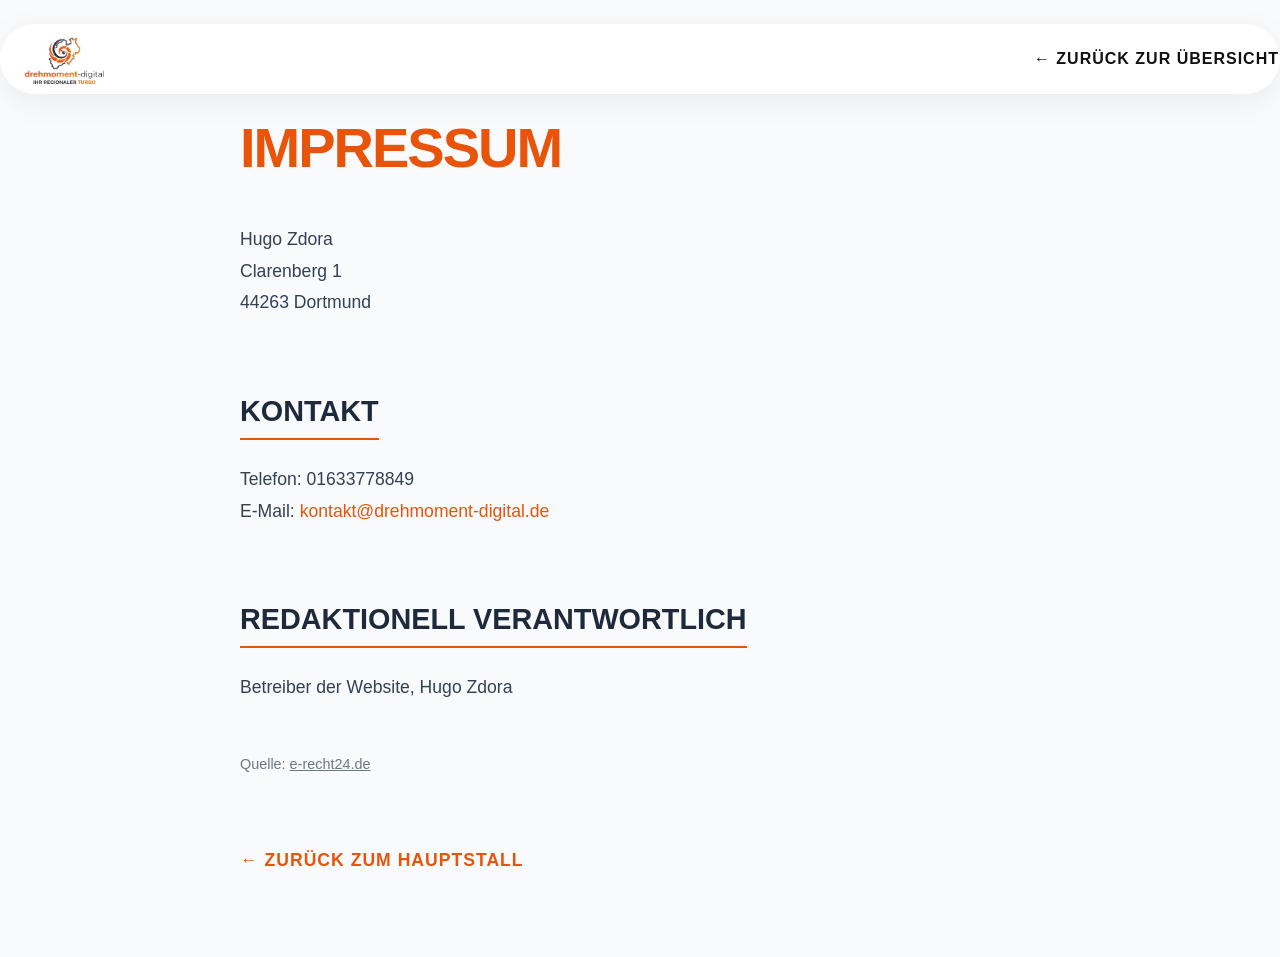
<file: impressum.html>
<!DOCTYPE html>
<html lang="de">

<head>
    <meta charset="UTF-8">
    <meta name="viewport" content="width=device-width, initial-scale=1.0">

    <!-- CCM19 Cookie Consent -->
    <script src="https://cloud.ccm19.de/app.js?apiKey=c7532c1c7be74cc17f97c3b00bee1431a7a4b2492ec126ae&amp;domain=6a292f59c2aeca6dcd0a61b2" referrerpolicy="origin"></script>
    <title>Impressum | Drehmoment Digital</title>
    <link rel="stylesheet" href="styles.css">
    <link rel="stylesheet" href="css/01_variables.css">
    <link rel="stylesheet" href="css/02_typography.css">
    <style>
        body {
            background-color: #f8fafc;
            /* Heller, sauberer Hintergrund für Dokumente */
            color: #1e293b;
            font-family: 'IBM Plex Sans', sans-serif;
        }

        .legal-content {
            padding: 120px 0 80px 0;
            max-width: 800px;
            margin: 0 auto;
            line-height: 1.8;
        }

        .legal-content h1 {
            font-family: 'Barlow Condensed', sans-serif;
            font-size: 3.5rem;
            font-weight: 900;
            margin-bottom: 3rem;
            color: var(--accent-orange);
            text-transform: uppercase;
        }

        .legal-content h2 {
            font-family: 'Barlow Condensed', sans-serif;
            font-size: 1.8rem;
            font-weight: 800;
            margin-top: 3rem;
            margin-bottom: 1.5rem;
            border-bottom: 2px solid var(--accent-orange);
            display: inline-block;
            text-transform: uppercase;
        }

        .legal-content p {
            margin-bottom: 1.2rem;
            color: #334155;
            /* Edles Anthrazit */
            font-size: 1.1rem;
        }

        .back-link {
            display: inline-block;
            margin-top: 3rem;
            color: var(--accent-orange);
            text-decoration: none;
            font-weight: 700;
            font-size: 1.1rem;
            text-transform: uppercase;
            letter-spacing: 1px;
        }

        .back-link:hover {
            text-decoration: underline;
        }
    </style>
</head>

<body>

    <!-- Simplified Header -->
    <header class="site-header container"
        style="position: fixed; top: 0; left: 0; right: 0; background: var(--bg-main); border-bottom: 1px solid rgba(255,255,255,0.05); z-index: 1000;">
        <div class="header-inner"
            style="display: flex; justify-content: space-between; align-items: center; padding: 15px 0;">
            <div class="logo-container" style="margin-top: -10px;">
                <a href="index.html">
                    <img src="logo_transparent.png" alt="Drehmoment Digital Logo"
                        style="height: 65px; width: auto; display: block;">
                </a>
            </div>
            <a href="index.html"
                style="font-size: 1rem; font-weight: 700; color: var(--text-main); text-decoration: none; font-family: 'Barlow Condensed', sans-serif; text-transform: uppercase; letter-spacing: 1px;">&larr;
                Zurück zur Übersicht</a>
        </div>
    </header>

    <div class="container legal-content">
        <h1>Impressum</h1>

        <p>Hugo Zdora<br />
            Clarenberg 1<br />
            44263 Dortmund</p>

        <h2>Kontakt</h2>
        <p>Telefon: <a href="tel:01633778849" style="color: inherit; text-decoration: none;">01633778849</a><br />
            E-Mail: <a href="mailto:kontakt@drehmoment-digital.de"
                style="color: var(--accent-orange); text-decoration: none;">kontakt@drehmoment-digital.de</a></p>

        <h2>Redaktionell verantwortlich</h2>
        <p>Betreiber der Website, Hugo Zdora</p>

        <p style="margin-top: 3rem; font-size: 0.9rem; opacity: 0.7;">Quelle: <a href="https://www.e-recht24.de"
                style="color: inherit;">e-recht24.de</a></p>

        <a href="index.html" class="back-link">&larr; Zurück zum Hauptstall</a>
    </div>

</body>

</html>
</file>
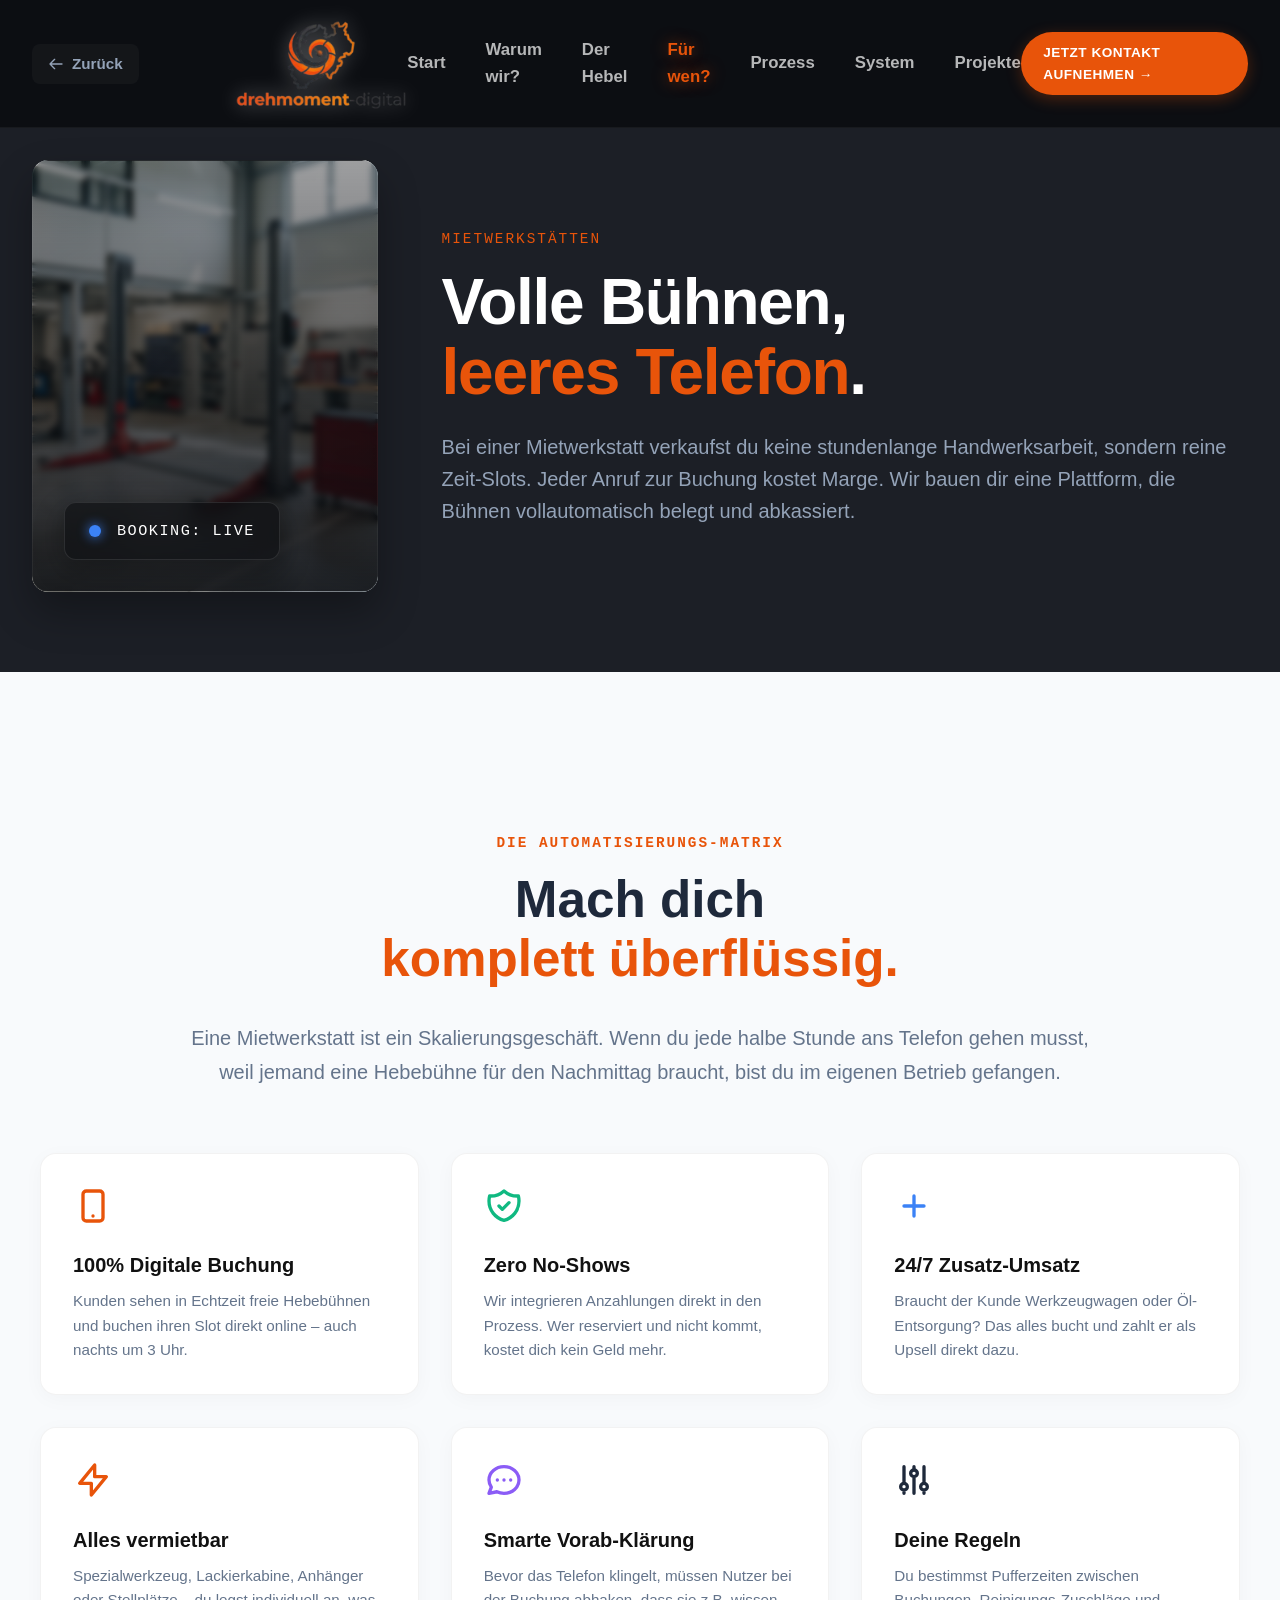
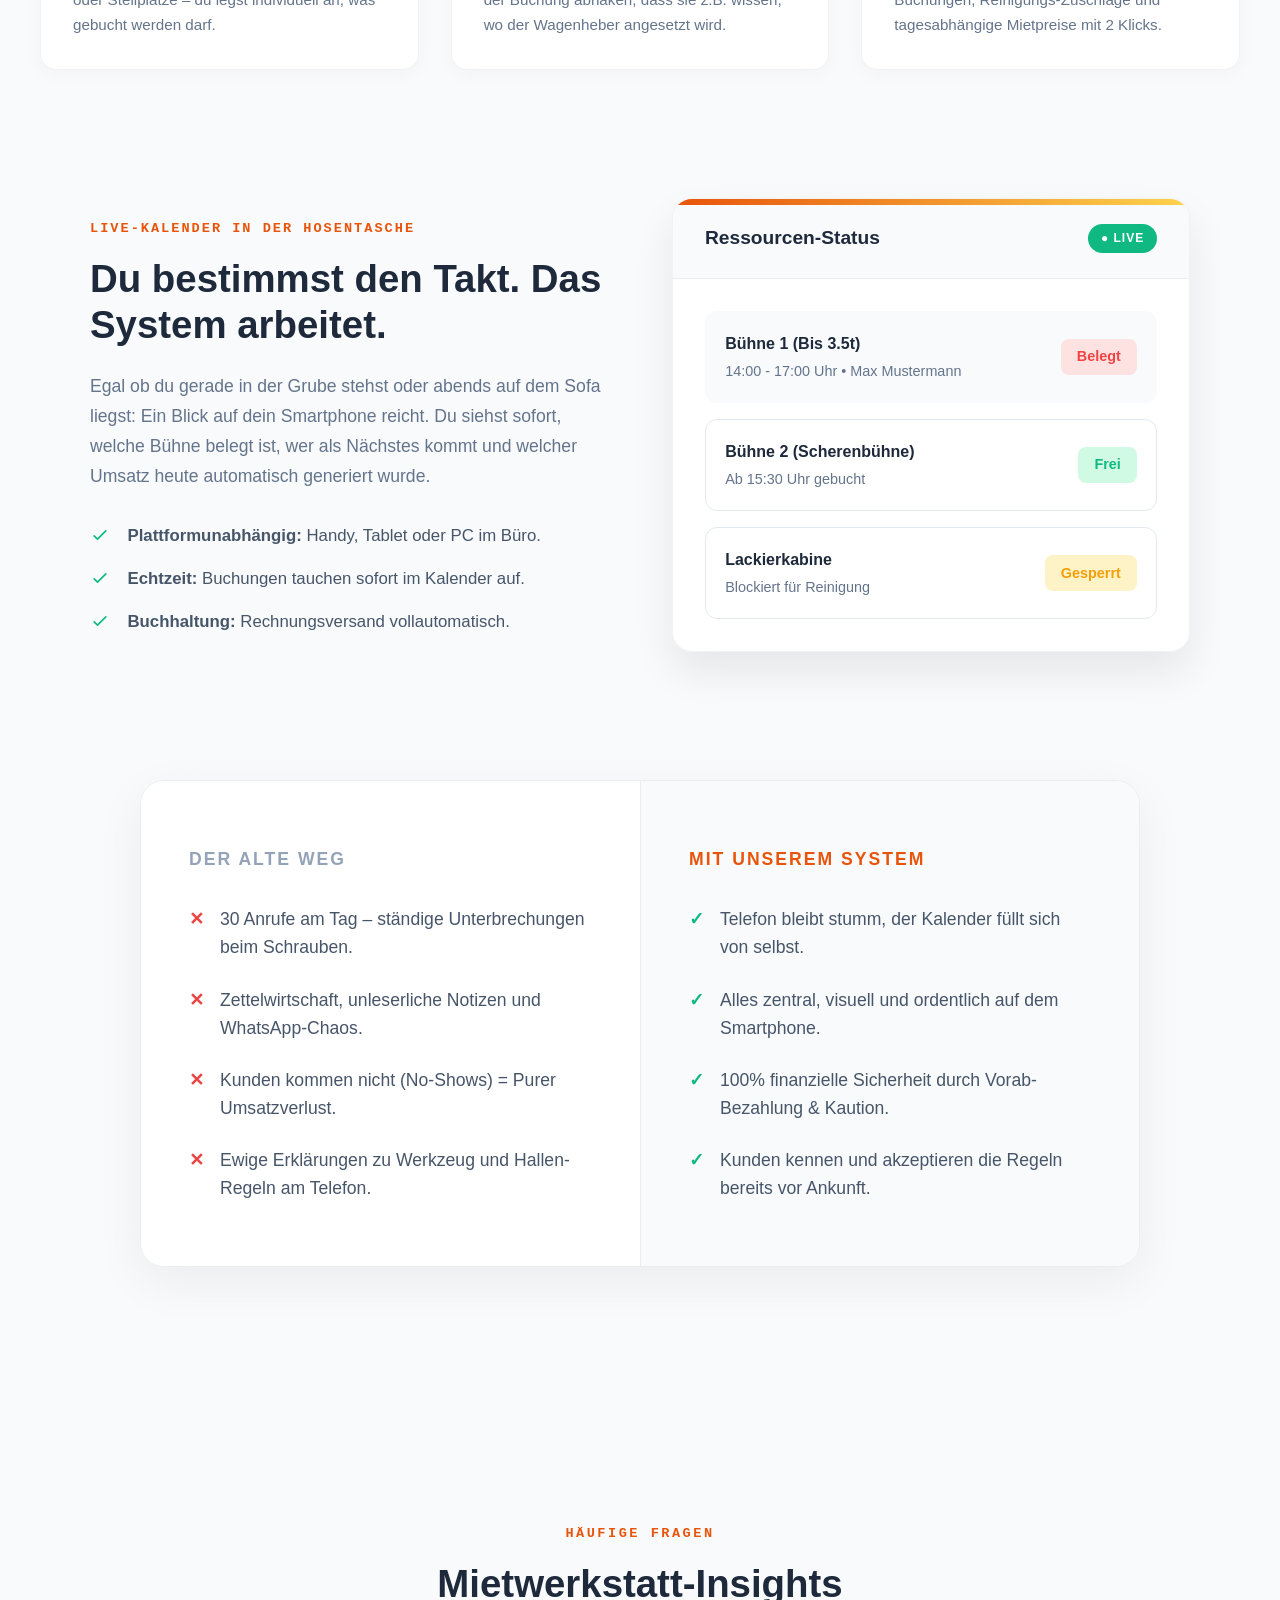
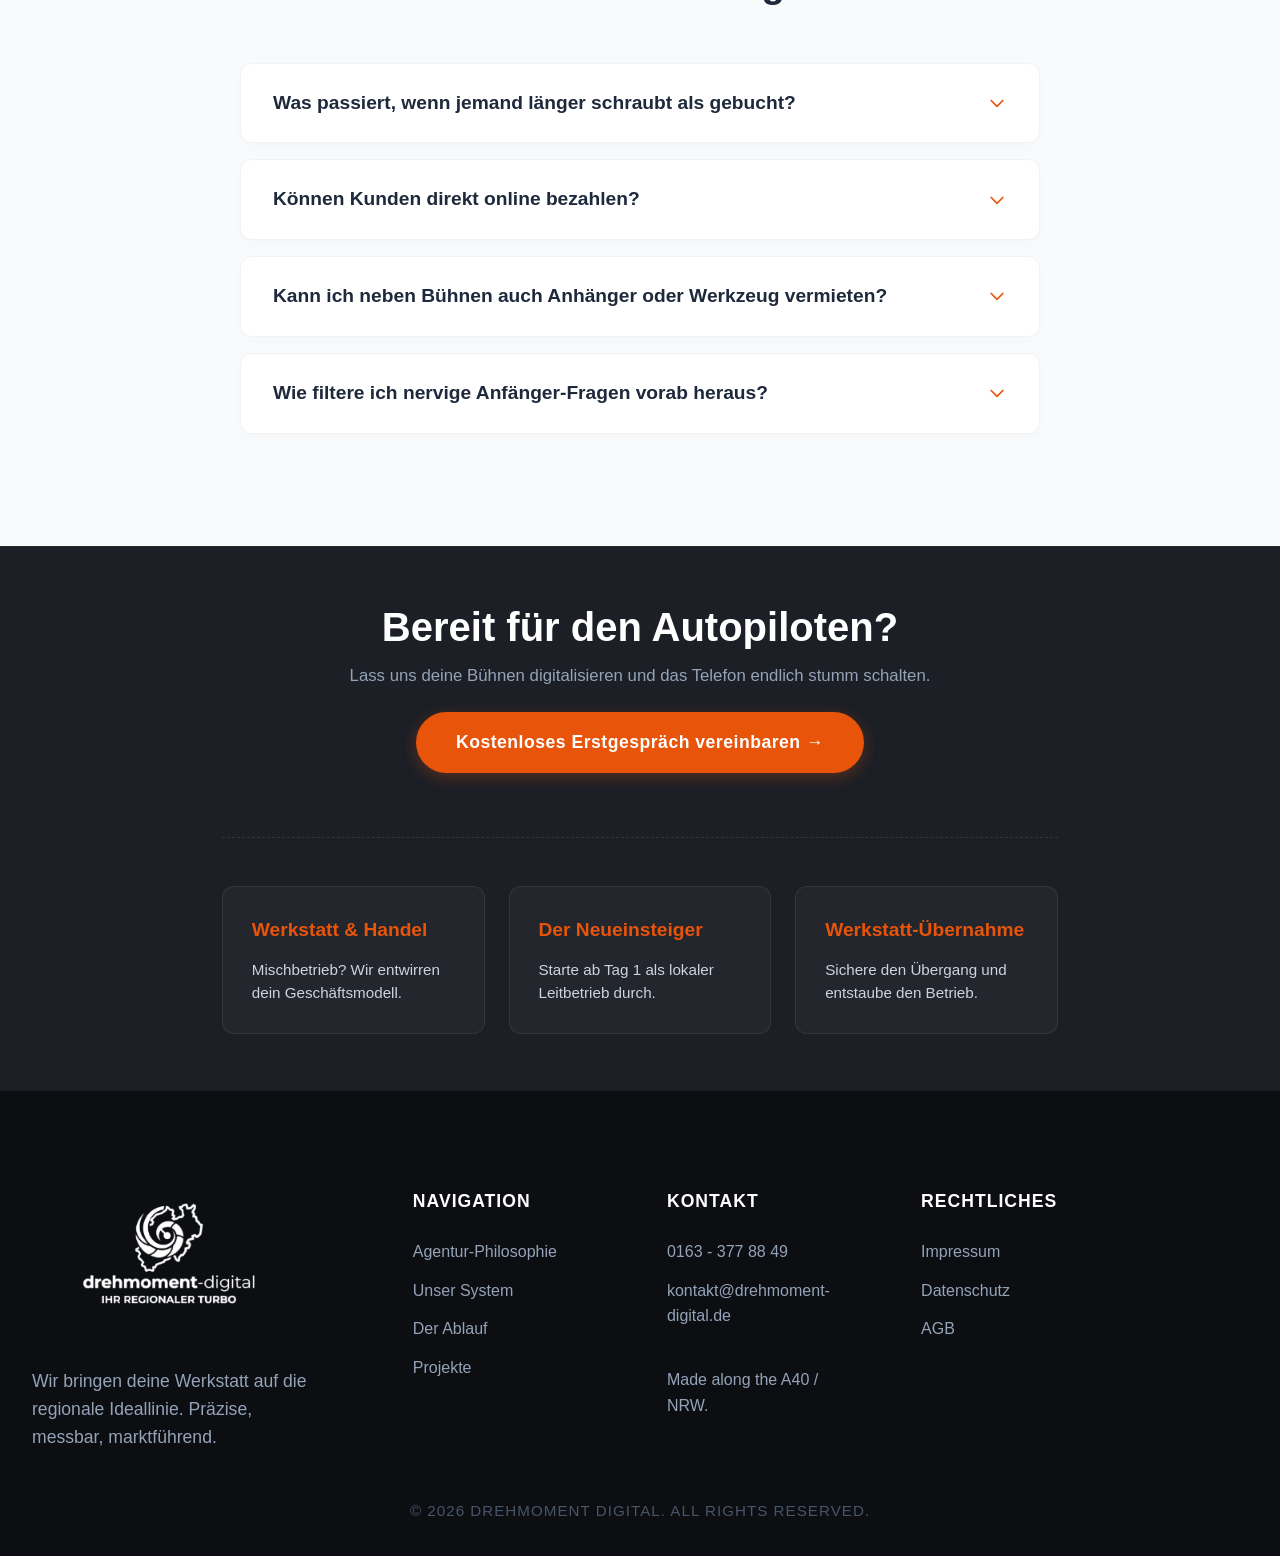
<file: mietwerkstatt.html>
<!DOCTYPE html>
<html lang="de">
<head>
    <meta charset="UTF-8">
    <meta name="viewport" content="width=device-width, initial-scale=1.0">

    <!-- CCM19 Cookie Consent -->
    <script src="https://cloud.ccm19.de/app.js?apiKey=c7532c1c7be74cc17f97c3b00bee1431a7a4b2492ec126ae&amp;domain=6a292f59c2aeca6dcd0a61b2" referrerpolicy="origin"></script>

    <!-- SEO & Title -->
    <title>Digitale Sichtbarkeit für Mietwerkstätten | Drehmoment Digital</title>
    <meta name="description" content="Fülle deine Hebebühnen. Professionelle Websites und zielgerichtete Werbung für Mietwerkstätten. Mach es Hobbyschraubern einfach, dich zu finden.">
    <meta name="keywords" content="Marketing Mietwerkstatt, Werbung Do-it-yourself Werkstatt, Webdesign Hebebühnen Vermietung">
    <meta name="author" content="Drehmoment Digital">
    <link rel="canonical" href="https://drehmoment-digital.de/mietwerkstatt.html">

    <!-- Open Graph / Social Media -->
    <meta property="og:type" content="website">
    <meta property="og:url" content="https://drehmoment-digital.de/mietwerkstatt.html">
    <meta property="og:title" content="Digitale Sichtbarkeit für Mietwerkstätten | Drehmoment Digital">
    <meta property="og:description" content="Bühnen digital vermieten und den Kalender automatisieren. Mach Schluss mit Chaos bei der Hebebühnen-Reservierung.">
    <meta property="og:image" content="https://drehmoment-digital.de/logo_transparent.png">

    <link rel="icon" type="image/png" href="logo_transparent.png">
    <link rel="stylesheet" href="css/01_variables.css">
    <link rel="stylesheet" href="css/02_typography.css">
    <link rel="stylesheet" href="css/03_layout.css">
    <link rel="stylesheet" href="css/04_components.css">
    <link rel="stylesheet" href="css/05_sections.css">
</head>
<body>

    <!-- HEADER -->
    <header class="site-header">
        <div class="header-inner">
            <div class="header-left">
                <a href="javascript:history.back()" class="back-btn" title="Zurück">
                    <svg fill="none" stroke="currentColor" viewBox="0 0 24 24"><path stroke-linecap="round" stroke-linejoin="round" stroke-width="2" d="M10 19l-7-7m0 0l7-7m-7 7h18"></path></svg>
                    Zurück
                </a>
                <a href="index.html" target="_self" class="logo-link">
                    <img src="./drehmoment_digital_transparent-removeb ohne supslogan.png" alt="Drehmoment Digital Logo" class="header-logo-img">
                </a>
            </div>
            <nav class="nav-links">
                <a href="index.html#start">Start</a>
                <a href="index.html#warum-wir">Warum wir?</a>
                <a href="deep-dive.html" class="nav-hebel">Der Hebel</a>
                
                <div class="nav-dropdown">
                    <a href="index.html#zielgruppen" class="dropdown-trigger nav-zielgruppen active">Für wen?</a>
                    <div class="dropdown-menu">
                        <a href="mischbetrieb.html" class="sub-mischbetrieb">Werkstatt & Handel</a>
                        <a href="neueinsteiger.html" class="sub-neueinsteiger">Der Neueinsteiger</a>
                        <a href="mietwerkstatt.html" class="sub-mietwerkstatt active">Mietwerkstätten</a>
                        <a href="uebernahme.html" class="sub-uebernahme">Werkstatt-Übernahme</a>
                    </div>
                </div>
                
                <a href="index.html#prozess">Prozess</a>
                <a href="index.html#loesung">System</a>
                <a href="index.html#projekte">Projekte</a>
            </nav>
            <div class="cta-nav">
                <a href="index.html#kontakt" class="btn-primary">JETZT KONTAKT AUFNEHMEN &rarr;</a>
            </div>
            <button class="mobile-nav-toggle" aria-label="Menü öffnen"><span></span><span></span><span></span></button>
        </div>
    </header>

    <!-- HERO -->
    <section class="subpage-hero">
        <div class="container fade-up">
            <div class="subpage-hero-grid">
                <div class="subpage-hero-text">
                    <span class="subpage-kicker">Mietwerkstätten</span>
                    <h1>Volle Bühnen, <br><span class="highlight-text">leeres Telefon</span>.</h1>
                    <p class="lead">Bei einer Mietwerkstatt verkaufst du keine stundenlange Handwerksarbeit, sondern reine Zeit-Slots. Jeder Anruf zur Buchung kostet Marge. Wir bauen dir eine Plattform, die Bühnen vollautomatisch belegt und abkassiert.</p>
                </div>
                
                <div class="subpage-hero-visual">
                    <img src="assets/target_mietwerkstatt.png" alt="Mietwerkstatt und Hebebühne" class="subpage-hero-img">
                    <div class="subpage-hero-glass"></div>
                    <div style="position: absolute; bottom: 2rem; left: 2rem; background: rgba(12, 14, 18, 0.6); backdrop-filter: blur(10px); border: 1px solid rgba(255,255,255,0.1); padding: 1rem 1.5rem; border-radius: 12px; z-index: 2; display: flex; align-items: center; gap: 1rem; box-shadow: 0 10px 30px rgba(0,0,0,0.3);">
                        <span style="display: block; width: 12px; height: 12px; background: #3b82f6; border-radius: 50%; box-shadow: 0 0 12px #3b82f6;"></span>
                        <span style="color: #fff; font-family: var(--font-mono); font-size: 0.95rem; letter-spacing: 1.5px;">BOOKING: LIVE</span>
                    </div>
                </div>
            </div>
        </div>
    </section>

    <!-- CONTENT: INDIVIDUELLES ELEMENT (Dashboard Rings) -->
    <section class="section-padding" style="background-color: var(--bg-surface);">
        <div class="container">
            
            <div class="fade-up" style="text-align: center; max-width: 900px; margin: 0 auto 4rem auto;">
                <p class="warum-kicker" style="color: var(--accent-orange); text-transform: uppercase; letter-spacing: 2px; font-size: 0.9rem; font-weight: 700; margin-bottom: 1rem;">Die Automatisierungs-Matrix</p>
                <h2 style="font-size: clamp(2.5rem, 4vw, 3.8rem); line-height: 1.15; margin-bottom: 2rem; color: #1e293b; font-weight: 900;">
                    Mach dich <br><span style="color: var(--accent-orange);">komplett überflüssig.</span>
                </h2>
                <p style="font-size: 1.25rem; color: #64748b; line-height: 1.7; margin-bottom: 1.5rem;">
                    Eine Mietwerkstatt ist ein Skalierungsgeschäft. Wenn du jede halbe Stunde ans Telefon gehen musst, weil jemand eine Hebebühne für den Nachmittag braucht, bist du im eigenen Betrieb gefangen.
                </p>
            </div>

            <!-- AUTOMATISIERUNGS-MODULE (Erweitert) -->
            <div class="feature-grid fade-up" style="display: grid; grid-template-columns: repeat(3, 1fr); max-width: 1200px; margin: 0 auto 8rem auto; gap: 2rem;">
                
                <div style="background: #fff; padding: 2rem; border-radius: 16px; border: 1px solid rgba(0,0,0,0.05); box-shadow: 0 4px 20px rgba(0,0,0,0.03);">
                    <svg width="40" height="40" fill="none" stroke="var(--accent-orange)" viewBox="0 0 24 24" style="margin-bottom: 1rem;"><path stroke-linecap="round" stroke-linejoin="round" stroke-width="2" d="M12 18h.01M8 21h8a2 2 0 002-2V5a2 2 0 00-2-2H8a2 2 0 00-2 2v14a2 2 0 002 2z"></path></svg>
                    <h3 style="margin-bottom: 0.5rem; font-size: 1.25rem;">100% Digitale Buchung</h3>
                    <p style="color: #64748b; font-size: 0.95rem; line-height: 1.6;">Kunden sehen in Echtzeit freie Hebebühnen und buchen ihren Slot direkt online – auch nachts um 3 Uhr.</p>
                </div>

                <div style="background: #fff; padding: 2rem; border-radius: 16px; border: 1px solid rgba(0,0,0,0.05); box-shadow: 0 4px 20px rgba(0,0,0,0.03);">
                    <svg width="40" height="40" fill="none" stroke="#10b981" viewBox="0 0 24 24" style="margin-bottom: 1rem;"><path stroke-linecap="round" stroke-linejoin="round" stroke-width="2" d="M9 12l2 2 4-4m5.618-4.016A11.955 11.955 0 0112 2.944a11.955 11.955 0 01-8.618 3.04A12.02 12.02 0 003 9c0 5.591 3.824 10.29 9 11.622 5.176-1.332 9-6.03 9-11.622 0-1.042-.133-2.052-.382-3.016z"></path></svg>
                    <h3 style="margin-bottom: 0.5rem; font-size: 1.25rem;">Zero No-Shows</h3>
                    <p style="color: #64748b; font-size: 0.95rem; line-height: 1.6;">Wir integrieren Anzahlungen direkt in den Prozess. Wer reserviert und nicht kommt, kostet dich kein Geld mehr.</p>
                </div>

                <div style="background: #fff; padding: 2rem; border-radius: 16px; border: 1px solid rgba(0,0,0,0.05); box-shadow: 0 4px 20px rgba(0,0,0,0.03);">
                    <svg width="40" height="40" fill="none" stroke="#3b82f6" viewBox="0 0 24 24" style="margin-bottom: 1rem;"><path stroke-linecap="round" stroke-linejoin="round" stroke-width="2" d="M12 6v6m0 0v6m0-6h6m-6 0H6"></path></svg>
                    <h3 style="margin-bottom: 0.5rem; font-size: 1.25rem;">24/7 Zusatz-Umsatz</h3>
                    <p style="color: #64748b; font-size: 0.95rem; line-height: 1.6;">Braucht der Kunde Werkzeugwagen oder Öl-Entsorgung? Das alles bucht und zahlt er als Upsell direkt dazu.</p>
                </div>

                <div style="background: #fff; padding: 2rem; border-radius: 16px; border: 1px solid rgba(0,0,0,0.05); box-shadow: 0 4px 20px rgba(0,0,0,0.03);">
                    <svg width="40" height="40" fill="none" stroke="var(--accent-orange)" viewBox="0 0 24 24" style="margin-bottom: 1rem;"><path stroke-linecap="round" stroke-linejoin="round" stroke-width="2" d="M13 10V3L4 14h7v7l9-11h-7z"></path></svg>
                    <h3 style="margin-bottom: 0.5rem; font-size: 1.25rem;">Alles vermietbar</h3>
                    <p style="color: #64748b; font-size: 0.95rem; line-height: 1.6;">Spezialwerkzeug, Lackierkabine, Anhänger oder Stellplätze – du legst individuell an, was gebucht werden darf.</p>
                </div>

                <div style="background: #fff; padding: 2rem; border-radius: 16px; border: 1px solid rgba(0,0,0,0.05); box-shadow: 0 4px 20px rgba(0,0,0,0.03);">
                    <svg width="40" height="40" fill="none" stroke="#8b5cf6" viewBox="0 0 24 24" style="margin-bottom: 1rem;"><path stroke-linecap="round" stroke-linejoin="round" stroke-width="2" d="M8 12h.01M12 12h.01M16 12h.01M21 12c0 4.418-4.03 8-9 8a9.863 9.863 0 01-4.255-.949L3 20l1.395-3.72C3.512 15.042 3 13.574 3 12c0-4.418 4.03-8 9-8s9 3.582 9 8z"></path></svg>
                    <h3 style="margin-bottom: 0.5rem; font-size: 1.25rem;">Smarte Vorab-Klärung</h3>
                    <p style="color: #64748b; font-size: 0.95rem; line-height: 1.6;">Bevor das Telefon klingelt, müssen Nutzer bei der Buchung abhaken, dass sie z.B. wissen, wo der Wagenheber angesetzt wird.</p>
                </div>

                <div style="background: #fff; padding: 2rem; border-radius: 16px; border: 1px solid rgba(0,0,0,0.05); box-shadow: 0 4px 20px rgba(0,0,0,0.03);">
                    <svg width="40" height="40" fill="none" stroke="#1e293b" viewBox="0 0 24 24" style="margin-bottom: 1rem;"><path stroke-linecap="round" stroke-linejoin="round" stroke-width="2" d="M12 6V4m0 2a2 2 0 100 4m0-4a2 2 0 110 4m-6 8a2 2 0 100-4m0 4a2 2 0 110-4m0 4v2m0-6V4m6 6v10m6-2a2 2 0 100-4m0 4a2 2 0 110-4m0 4v2m0-6V4"></path></svg>
                    <h3 style="margin-bottom: 0.5rem; font-size: 1.25rem;">Deine Regeln</h3>
                    <p style="color: #64748b; font-size: 0.95rem; line-height: 1.6;">Du bestimmst Pufferzeiten zwischen Buchungen, Reinigungs-Zuschläge und tagesabhängige Mietpreise mit 2 Klicks.</p>
                </div>
            </div>

            <!-- DASHBOARD DUMMY MODULE -->
            <div class="fade-up" style="margin-bottom: 8rem; display: grid; grid-template-columns: 1fr 1fr; gap: 4rem; align-items: center; max-width: 1100px; margin-left: auto; margin-right: auto;">
                <div>
                    <span class="warum-kicker" style="color: var(--accent-orange); text-transform: uppercase; letter-spacing: 2px; font-size: 0.85rem; font-weight: 700;">Live-Kalender in der Hosentasche</span>
                    <h3 style="font-size: clamp(2rem, 3vw, 2.5rem); line-height: 1.2; color: #1e293b; margin-top: 1rem; margin-bottom: 1.5rem; font-weight: 800;">Du bestimmst den Takt. Das System arbeitet.</h3>
                    <p style="color: #64748b; font-size: 1.1rem; line-height: 1.7; margin-bottom: 2rem;">Egal ob du gerade in der Grube stehst oder abends auf dem Sofa liegst: Ein Blick auf dein Smartphone reicht. Du siehst sofort, welche Bühne belegt ist, wer als Nächstes kommt und welcher Umsatz heute automatisch generiert wurde.</p>
                    <ul style="list-style: none; padding: 0; color: #475569; font-size: 1.05rem;">
                        <li style="margin-bottom: 1rem;"><svg width="20" height="20" fill="none" stroke="#10b981" viewBox="0 0 24 24" style="vertical-align: text-bottom; margin-right: 0.8rem;"><path stroke-linecap="round" stroke-linejoin="round" stroke-width="2" d="M5 13l4 4L19 7"></path></svg> <strong>Plattformunabhängig:</strong> Handy, Tablet oder PC im Büro.</li>
                        <li style="margin-bottom: 1rem;"><svg width="20" height="20" fill="none" stroke="#10b981" viewBox="0 0 24 24" style="vertical-align: text-bottom; margin-right: 0.8rem;"><path stroke-linecap="round" stroke-linejoin="round" stroke-width="2" d="M5 13l4 4L19 7"></path></svg> <strong>Echtzeit:</strong> Buchungen tauchen sofort im Kalender auf.</li>
                        <li><svg width="20" height="20" fill="none" stroke="#10b981" viewBox="0 0 24 24" style="vertical-align: text-bottom; margin-right: 0.8rem;"><path stroke-linecap="round" stroke-linejoin="round" stroke-width="2" d="M5 13l4 4L19 7"></path></svg> <strong>Buchhaltung:</strong> Rechnungsversand vollautomatisch.</li>
                    </ul>
                </div>
                <!-- CSS Dashboard Mockup -->
                <div style="background: #fff; border-radius: 20px; box-shadow: 0 20px 40px rgba(0,0,0,0.08); overflow: hidden; border: 1px solid rgba(0,0,0,0.05); position: relative;">
                    <div style="position: absolute; top: 0; left: 0; width: 100%; height: 6px; background: linear-gradient(90deg, var(--accent-orange), #fcd34d);"></div>
                    <div style="background: #f8fafc; padding: 1.5rem 2rem; border-bottom: 1px solid rgba(0,0,0,0.05); display: flex; justify-content: space-between; align-items: center;">
                        <div style="font-weight: 800; color: #1e293b; font-size: 1.2rem;">Ressourcen-Status</div>
                        <div style="background: #10b981; color: #fff; font-size: 0.75rem; padding: 0.3rem 0.8rem; border-radius: 20px; font-weight: 700; letter-spacing: 1px;">● LIVE</div>
                    </div>
                    <div style="padding: 2rem;">
                        <!-- Bühne 1 -->
                        <div style="display: flex; justify-content: space-between; align-items: center; padding: 1.2rem; background: #f8fafc; border: 1px solid transparent; border-radius: 12px; margin-bottom: 1rem;">
                            <div>
                                <div style="font-weight: 700; color: #1e293b; margin-bottom: 0.2rem;">Bühne 1 (Bis 3.5t)</div>
                                <div style="font-size: 0.9rem; color: #64748b;">14:00 - 17:00 Uhr • Max Mustermann</div>
                            </div>
                            <div style="color: #ef4444; font-weight: 700; font-size: 0.9rem; background: #fee2e2; padding: 0.4rem 1rem; border-radius: 8px;">Belegt</div>
                        </div>
                        <!-- Bühne 2 -->
                        <div style="display: flex; justify-content: space-between; align-items: center; padding: 1.2rem; border: 1px solid #e2e8f0; background: #fff; border-radius: 12px; margin-bottom: 1rem;">
                            <div>
                                <div style="font-weight: 700; color: #1e293b; margin-bottom: 0.2rem;">Bühne 2 (Scherenbühne)</div>
                                <div style="font-size: 0.9rem; color: #64748b;">Ab 15:30 Uhr gebucht</div>
                            </div>
                            <div style="color: #10b981; font-weight: 700; font-size: 0.9rem; background: #d1fae5; padding: 0.4rem 1rem; border-radius: 8px;">Frei</div>
                        </div>
                        <!-- Spezialwerkzeug -->
                        <div style="display: flex; justify-content: space-between; align-items: center; padding: 1.2rem; border: 1px solid #e2e8f0; background: #fff; border-radius: 12px;">
                            <div>
                                <div style="font-weight: 700; color: #1e293b; margin-bottom: 0.2rem;">Lackierkabine</div>
                                <div style="font-size: 0.9rem; color: #64748b;">Blockiert für Reinigung</div>
                            </div>
                            <div style="color: #f59e0b; font-weight: 700; font-size: 0.9rem; background: #fef3c7; padding: 0.4rem 1rem; border-radius: 8px;">Gesperrt</div>
                        </div>
                    </div>
                </div>
            </div>

            <!-- VORHER / NACHHER MODULE -->
            <div class="fade-up" style="max-width: 1000px; margin: 0 auto;">
                <div style="display: grid; grid-template-columns: 1fr 1fr; gap: 0; border-radius: 24px; overflow: hidden; box-shadow: 0 15px 50px rgba(0,0,0,0.06); border: 1px solid rgba(0,0,0,0.05);">
                    <div style="background: #fff; padding: 4rem 3rem;">
                        <h3 style="color: #94a3b8; font-size: 1.1rem; text-transform: uppercase; letter-spacing: 2px; margin-bottom: 2rem;">Der alte Weg</h3>
                        <ul style="list-style: none; padding: 0;">
                            <li style="margin-bottom: 1.5rem; color: #475569; font-size: 1.1rem; display: flex; align-items: flex-start;"><span style="color: #ef4444; margin-right: 1rem; font-weight: bold;">✕</span> <span>30 Anrufe am Tag – ständige Unterbrechungen beim Schrauben.</span></li>
                            <li style="margin-bottom: 1.5rem; color: #475569; font-size: 1.1rem; display: flex; align-items: flex-start;"><span style="color: #ef4444; margin-right: 1rem; font-weight: bold;">✕</span> <span>Zettelwirtschaft, unleserliche Notizen und WhatsApp-Chaos.</span></li>
                            <li style="margin-bottom: 1.5rem; color: #475569; font-size: 1.1rem; display: flex; align-items: flex-start;"><span style="color: #ef4444; margin-right: 1rem; font-weight: bold;">✕</span> <span>Kunden kommen nicht (No-Shows) = Purer Umsatzverlust.</span></li>
                            <li style="color: #475569; font-size: 1.1rem; display: flex; align-items: flex-start;"><span style="color: #ef4444; margin-right: 1rem; font-weight: bold;">✕</span> <span>Ewige Erklärungen zu Werkzeug und Hallen-Regeln am Telefon.</span></li>
                        </ul>
                    </div>
                    <div style="background: #f8fafc; padding: 4rem 3rem; position: relative; border-left: 1px solid rgba(0,0,0,0.05);">
                        <h3 style="color: var(--accent-orange); font-size: 1.1rem; text-transform: uppercase; letter-spacing: 2px; margin-bottom: 2rem;">Mit unserem System</h3>
                        <ul style="list-style: none; padding: 0;">
                            <li style="margin-bottom: 1.5rem; color: #475569; font-size: 1.1rem; display: flex; align-items: flex-start;"><span style="color: #10b981; margin-right: 1rem; font-weight: bold;">✓</span> <span>Telefon bleibt stumm, der Kalender füllt sich von selbst.</span></li>
                            <li style="margin-bottom: 1.5rem; color: #475569; font-size: 1.1rem; display: flex; align-items: flex-start;"><span style="color: #10b981; margin-right: 1rem; font-weight: bold;">✓</span> <span>Alles zentral, visuell und ordentlich auf dem Smartphone.</span></li>
                            <li style="margin-bottom: 1.5rem; color: #475569; font-size: 1.1rem; display: flex; align-items: flex-start;"><span style="color: #10b981; margin-right: 1rem; font-weight: bold;">✓</span> <span>100% finanzielle Sicherheit durch Vorab-Bezahlung & Kaution.</span></li>
                            <li style="color: #475569; font-size: 1.1rem; display: flex; align-items: flex-start;"><span style="color: #10b981; margin-right: 1rem; font-weight: bold;">✓</span> <span>Kunden kennen und akzeptieren die Regeln bereits vor Ankunft.</span></li>
                        </ul>
                    </div>
                </div>
            </div>

        </div>
    </section>

    <!-- FAQ -->
    <section class="faq-section">
        <div class="faq-container fade-up">
            <p class="warum-kicker" style="text-align: center; color: var(--accent-orange);">Häufige Fragen</p>
            <h2 style="text-align: center; font-size: clamp(2rem, 3vw, 2.8rem); margin-bottom: 3rem; color: #1e293b; font-weight: 900;">Mietwerkstatt-Insights</h2>
            
            <details class="faq-item">
                <summary class="faq-summary">
                    Was passiert, wenn jemand länger schraubt als gebucht?
                    <svg class="faq-icon" width="20" height="20" fill="none" stroke="currentColor" viewBox="0 0 24 24"><path stroke-linecap="round" stroke-linejoin="round" stroke-width="2" d="M19 9l-7 7-7-7"></path></svg>
                </summary>
                <div class="faq-content">
                    Das System kommuniziert klare Puffer-Zeiten. Für den Betrieb vor Ort implementieren wir in Absprache mit dir saubere AGBs und Nachzahl-Strukturen, die der Kunde bei der Online-Buchung bereits akzeptieren muss.
                </div>
            </details>

            <details class="faq-item">
                <summary class="faq-summary">
                    Können Kunden direkt online bezahlen?
                    <svg class="faq-icon" width="20" height="20" fill="none" stroke="currentColor" viewBox="0 0 24 24"><path stroke-linecap="round" stroke-linejoin="round" stroke-width="2" d="M19 9l-7 7-7-7"></path></svg>
                </summary>
                <div class="faq-content">
                    Ja. Wir können Payment-Provider (PayPal, Kreditkarte, Klarna) einbinden. So hast du das Geld für die Bühnen-Miete schon sicher auf dem Konto, bevor das Auto überhaupt in die Halle gerollt ist.
                </div>
            </details>

            <details class="faq-item">
                <summary class="faq-summary">
                    Kann ich neben Bühnen auch Anhänger oder Werkzeug vermieten?
                    <svg class="faq-icon" width="20" height="20" fill="none" stroke="currentColor" viewBox="0 0 24 24"><path stroke-linecap="round" stroke-linejoin="round" stroke-width="2" d="M19 9l-7 7-7-7"></path></svg>
                </summary>
                <div class="faq-content">
                    Absolut. Das System ist hochflexibel. Du kannst "Ressourcen" frei anlegen: Eine Lackierkabine für 4 Stunden, ein Spezialwerkzeug für 30 Minuten oder einen Transportanhänger fürs ganze Wochenende. Alles hat eigene Preise und Regeln.
                </div>
            </details>

            <details class="faq-item">
                <summary class="faq-summary">
                    Wie filtere ich nervige Anfänger-Fragen vorab heraus?
                    <svg class="faq-icon" width="20" height="20" fill="none" stroke="currentColor" viewBox="0 0 24 24"><path stroke-linecap="round" stroke-linejoin="round" stroke-width="2" d="M19 9l-7 7-7-7"></path></svg>
                </summary>
                <div class="faq-content">
                    Durch smarte Vorab-Kommunikation. Wir bauen Checkboxen in den Buchungsprozess ein (z.B. "Ich weiß, wo der Wagenheber anzusetzen ist"). Zusätzlich erhält der Kunde nach der Buchung automatisch eine Mail mit den wichtigsten FAQs (z.B. Verhalten in der Halle, Werkzeug-Ausgabe), sodass du nicht mehr alles erklären musst.
                </div>
            </details>
        </div>
    </section>

    <!-- TARGET CTA (Verweist auf die anderen 2!) -->
    <section class="subpage-cta">
        <div class="subpage-cta-inner container fade-up">
            <h2>Bereit für den Autopiloten?</h2>
            <p>Lass uns deine Bühnen digitalisieren und das Telefon endlich stumm schalten.</p>
            <a href="index.html#kontakt" class="btn btn-primary" style="font-size: 1.1rem; padding: 1rem 2.5rem;">Kostenloses Erstgespräch vereinbaren &rarr;</a>

            <div class="cta-profiles-grid fade-up" style="grid-template-columns: repeat(3, 1fr); max-width: 1100px; margin: 4rem auto 0;">
                <a href="mischbetrieb.html" class="cta-profile-card">
                    <h4>Werkstatt & Handel</h4>
                    <p>Mischbetrieb? Wir entwirren dein Geschäftsmodell.</p>
                </a>
                <a href="neueinsteiger.html" class="cta-profile-card">
                    <h4>Der Neueinsteiger</h4>
                    <p>Starte ab Tag 1 als lokaler Leitbetrieb durch.</p>
                </a>
                <a href="uebernahme.html" class="cta-profile-card">
                    <h4>Werkstatt-Übernahme</h4>
                    <p>Sichere den Übergang und entstaube den Betrieb.</p>
                </a>
            </div>
        </div>
    </section>

    <!-- FOOTER -->
    <footer class="site-footer">
        <div class="container">
            <div class="footer-grid">
                <div class="footer-col" style="padding-right: 2rem;">
                    <img src="logo_transparent.png" alt="Drehmoment Digital" class="footer-logo" style="height: 140px; margin-bottom: 2rem;">
                    <p style="font-size: 1.1rem; line-height: 1.6;">Wir bringen deine Werkstatt auf die regionale Ideallinie. Präzise, messbar, marktführend.</p>
                </div>
                <div class="footer-col">
                    <h4>Navigation</h4>
                    <ul>
                        <li><a href="index.html#warum-wir">Agentur-Philosophie</a></li>
                        <li><a href="index.html#loesung">Unser System</a></li>
                        <li><a href="index.html#prozess">Der Ablauf</a></li>
                        <li><a href="index.html#projekte">Projekte</a></li>
                    </ul>
                </div>
                <div class="footer-col">
                    <h4>Kontakt</h4>
                    <ul>
                        <li><a href="https://wa.me/491633778849?text=Hallo%20Drehmoment%20Digital,%20ich%20brauche%20Unterst%C3%BCtzung%20bei%20meinem%20Webauftritt." target="_blank">0163 - 377 88 49</a></li>
                        <li><a href="mailto:kontakt@drehmoment-digital.de">kontakt@drehmoment-digital.de</a></li>
                        <li><br>Made along the A40 / NRW.</li>
                    </ul>
                </div>
                <div class="footer-col">
                    <h4>Rechtliches</h4>
                    <ul>
                        <li><a href="impressum.html">Impressum</a></li>
                        <li><a href="datenschutz.html">Datenschutz</a></li>
                        <li><a href="agb.html">AGB</a></li>
                    </ul>
                </div>
            </div>
            <div style="text-align: center; margin-top: 3rem; padding-bottom: 2rem; color: #475569; font-size: 0.95rem; font-weight: 500; letter-spacing: 1px;">
                &copy; 2026 DREHMOMENT DIGITAL. ALL RIGHTS RESERVED.
            </div>
        </div>
    </footer>

    <script>
        document.addEventListener("DOMContentLoaded", () => {
            const faders = document.querySelectorAll('.fade-up');
            const appearOptions = { threshold: 0.1, rootMargin: "0px 0px -50px 0px" };
            const appearOnScroll = new IntersectionObserver(function (entries, appearOnScroll) {
                entries.forEach(entry => {
                    if (!entry.isIntersecting) return;
                    entry.target.style.opacity = '1';
                    entry.target.style.animationPlayState = 'running';
                    appearOnScroll.unobserve(entry.target);
                });
            }, appearOptions);
            faders.forEach(fader => {
                fader.style.animationPlayState = 'paused';
                appearOnScroll.observe(fader);
            });

            const faqItems = document.querySelectorAll('.faq-item');
            faqItems.forEach(item => {
                item.addEventListener('click', (e) => {
                    if (e.target.tagName !== 'SUMMARY') return;
                    faqItems.forEach(otherItem => {
                        if (otherItem !== item && otherItem.hasAttribute('open')) {
                            otherItem.removeAttribute('open');
                        }
                    });
                });
            });

            const mobileToggle = document.querySelector('.mobile-nav-toggle');
            const navLinks = document.querySelector('.nav-links');
            if(mobileToggle && navLinks) {
                mobileToggle.addEventListener('click', () => {
                    mobileToggle.classList.toggle('active');
                    navLinks.classList.toggle('active');
                    document.body.classList.toggle('nav-open');
                });
            }
        });
    </script>
</body>
</html>
</file>
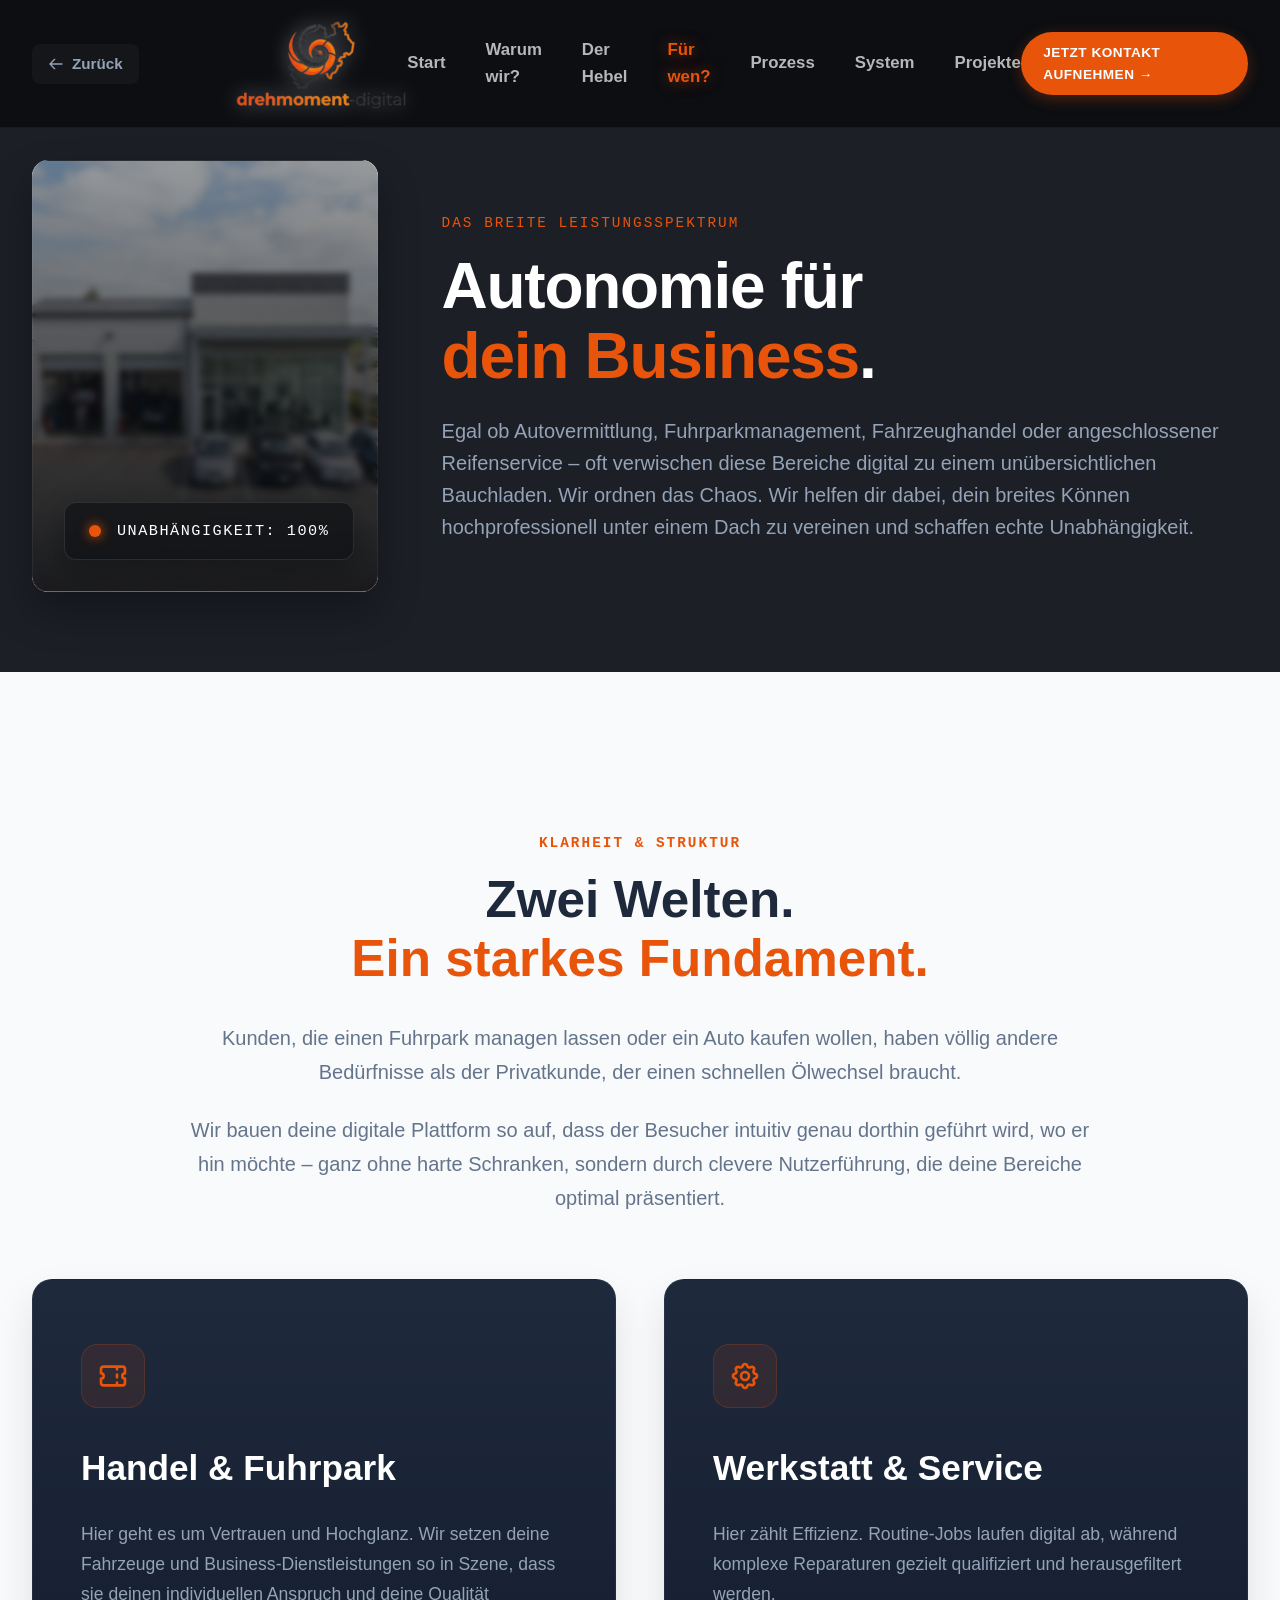
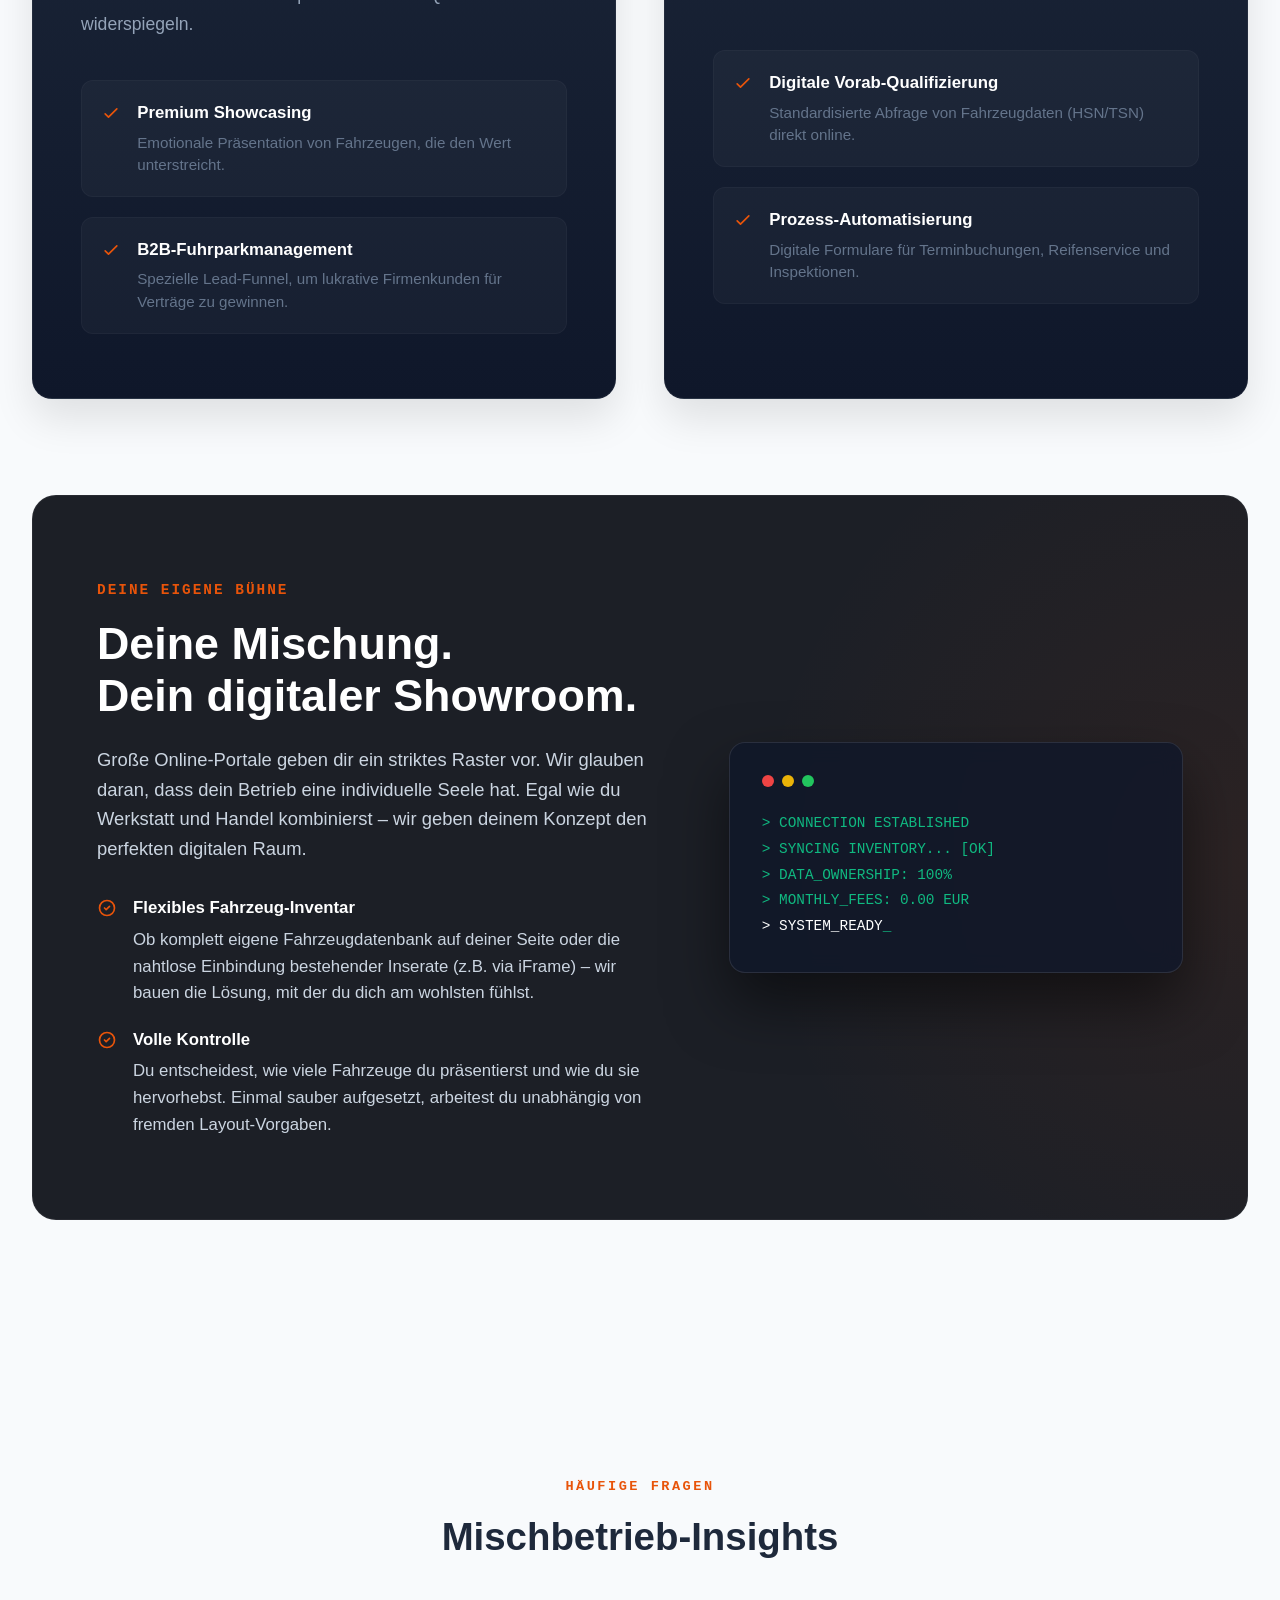
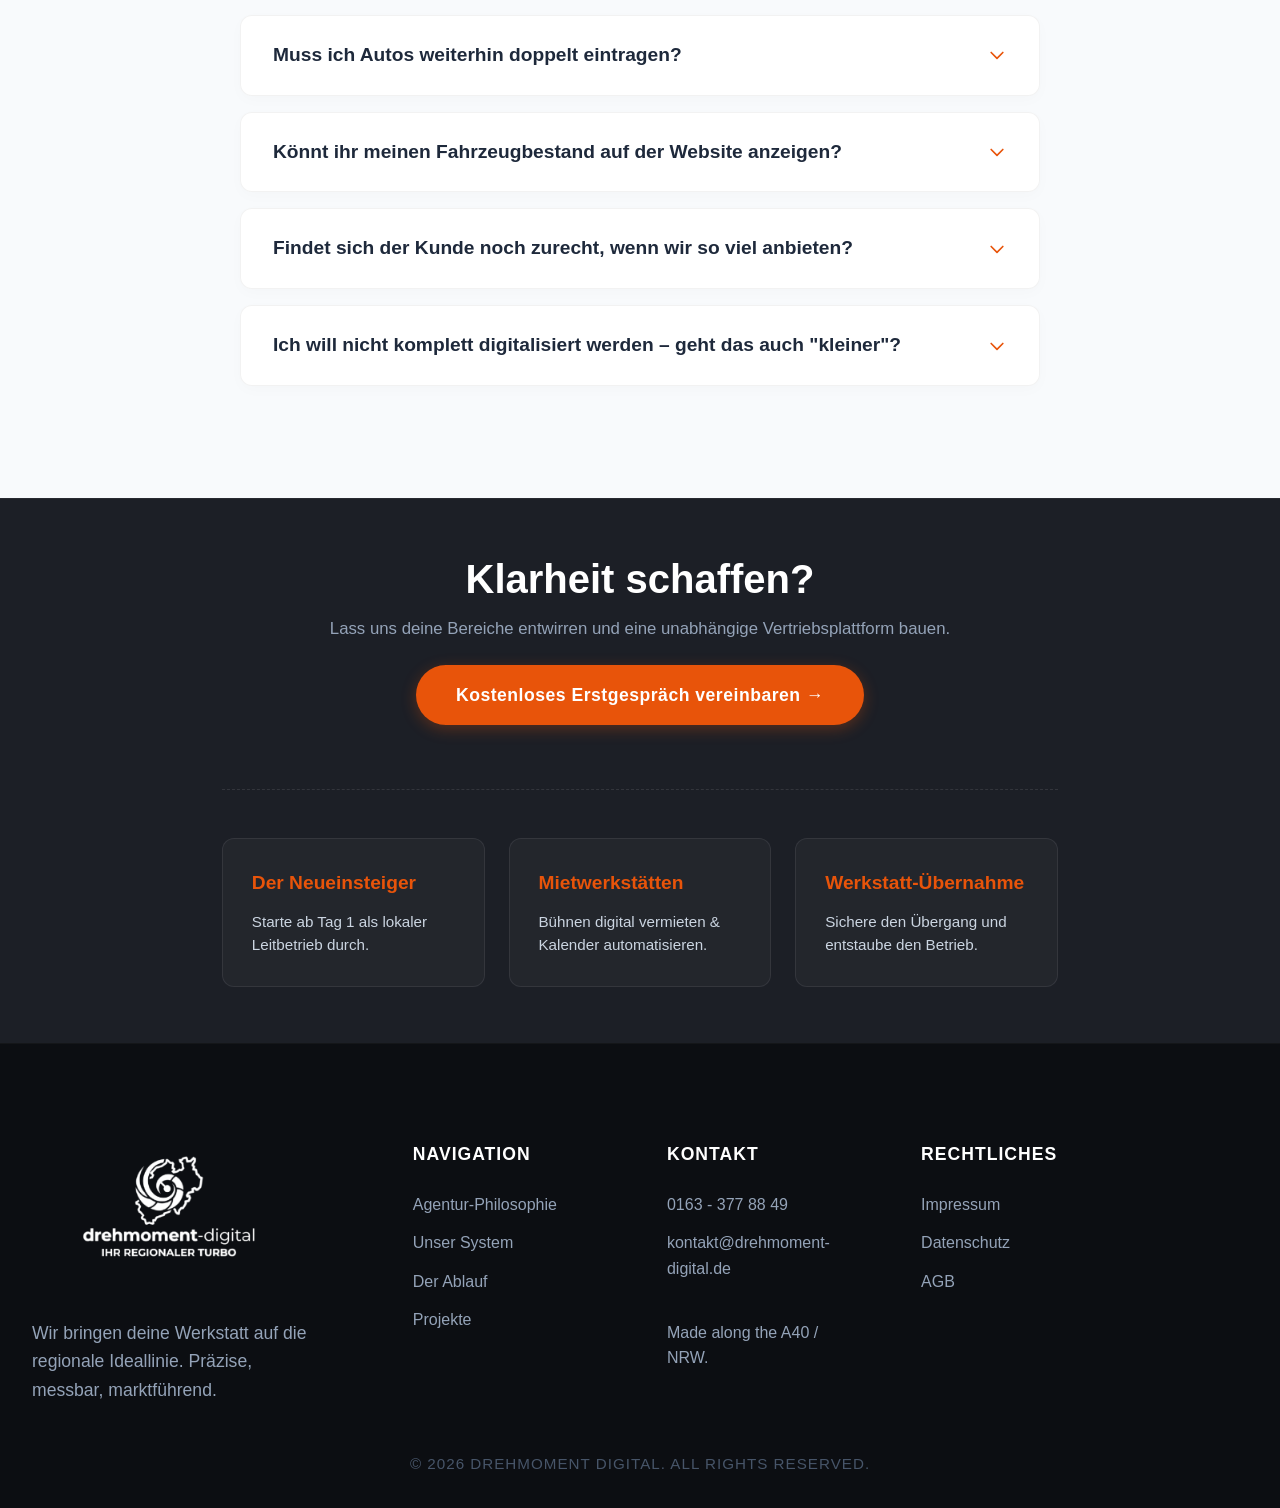
<file: mischbetrieb.html>
<!DOCTYPE html>
<html lang="de">
<head>
    <meta charset="UTF-8">
    <meta name="viewport" content="width=device-width, initial-scale=1.0">

    <!-- CCM19 Cookie Consent -->
    <script src="https://cloud.ccm19.de/app.js?apiKey=c7532c1c7be74cc17f97c3b00bee1431a7a4b2492ec126ae&amp;domain=6a292f59c2aeca6dcd0a61b2" referrerpolicy="origin"></script>

    <!-- SEO & Title -->
    <title>Webagentur für Kfz-Mischbetriebe & Autohandel | Drehmoment Digital</title>
    <meta name="description" content="Kombiniere Werkstatt und Fahrzeughandel digital. Wir entwickeln Websites und Marketing-Strategien, die beide Geschäftsbereiche profitabel bewerben.">
    <meta name="keywords" content="Webdesign Autohandel, Marketing Mischbetrieb Kfz, Werbung Fahrzeughandel, Website Autohaus">
    <meta name="author" content="Drehmoment Digital">
    <link rel="canonical" href="https://drehmoment-digital.de/mischbetrieb.html">

    <!-- Open Graph / Social Media -->
    <meta property="og:type" content="website">
    <meta property="og:url" content="https://drehmoment-digital.de/mischbetrieb.html">
    <meta property="og:title" content="Webagentur für Kfz-Mischbetriebe & Autohandel | Drehmoment Digital">
    <meta property="og:description" content="Autovermittlung, Werkstatt, Reifenservice? Wir vereinen dein breites Leistungsspektrum unter einem Dach.">
    <meta property="og:image" content="https://drehmoment-digital.de/logo_transparent.png">

    <link rel="icon" type="image/png" href="logo_transparent.png">
    <link rel="stylesheet" href="css/01_variables.css">
    <link rel="stylesheet" href="css/02_typography.css">
    <link rel="stylesheet" href="css/03_layout.css">
    <link rel="stylesheet" href="css/04_components.css">
    <link rel="stylesheet" href="css/05_sections.css">
</head>
<body>

    <!-- HEADER -->
    <header class="site-header">
        <div class="header-inner">
            <div class="header-left">
                <a href="javascript:history.back()" class="back-btn" title="Zurück">
                    <svg fill="none" stroke="currentColor" viewBox="0 0 24 24"><path stroke-linecap="round" stroke-linejoin="round" stroke-width="2" d="M10 19l-7-7m0 0l7-7m-7 7h18"></path></svg>
                    Zurück
                </a>
                <a href="index.html" target="_self" class="logo-link">
                    <img src="./drehmoment_digital_transparent-removeb ohne supslogan.png" alt="Drehmoment Digital Logo" class="header-logo-img">
                </a>
            </div>
            <nav class="nav-links">
                <a href="index.html#start">Start</a>
                <a href="index.html#warum-wir">Warum wir?</a>
                <a href="deep-dive.html" class="nav-hebel">Der Hebel</a>
                
                <div class="nav-dropdown">
                    <a href="index.html#zielgruppen" class="dropdown-trigger nav-zielgruppen active">Für wen?</a>
                    <div class="dropdown-menu">
                        <a href="mischbetrieb.html" class="sub-mischbetrieb active">Werkstatt & Handel</a>
                        <a href="neueinsteiger.html" class="sub-neueinsteiger">Der Neueinsteiger</a>
                        <a href="mietwerkstatt.html" class="sub-mietwerkstatt">Mietwerkstätten</a>
                        <a href="uebernahme.html" class="sub-uebernahme">Werkstatt-Übernahme</a>
                    </div>
                </div>
                
                <a href="index.html#prozess">Prozess</a>
                <a href="index.html#loesung">System</a>
                <a href="index.html#projekte">Projekte</a>
            </nav>
            <div class="cta-nav">
                <a href="index.html#kontakt" class="btn-primary">JETZT KONTAKT AUFNEHMEN &rarr;</a>
            </div>
            <button class="mobile-nav-toggle" aria-label="Menü öffnen"><span></span><span></span><span></span></button>
        </div>
    </header>

    <!-- HERO -->
    <section class="subpage-hero">
        <div class="container fade-up">
            <div class="subpage-hero-grid">
                <div class="subpage-hero-text">
                    <span class="subpage-kicker">Das breite Leistungsspektrum</span>
                    <h1>Autonomie für <br><span class="highlight-text">dein Business</span>.</h1>
                    <p class="lead">Egal ob Autovermittlung, Fuhrparkmanagement, Fahrzeughandel oder angeschlossener Reifenservice – oft verwischen diese Bereiche digital zu einem unübersichtlichen Bauchladen. Wir ordnen das Chaos. Wir helfen dir dabei, dein breites Können hochprofessionell unter einem Dach zu vereinen und schaffen echte Unabhängigkeit.</p>
                </div>
                
                <div class="subpage-hero-visual">
                    <img src="assets/target_mischbetrieb.png" alt="Mischbetrieb KFZ Handel und Werkstatt" class="subpage-hero-img">
                    <div class="subpage-hero-glass"></div>
                    <div style="position: absolute; bottom: 2rem; left: 2rem; background: rgba(12, 14, 18, 0.6); backdrop-filter: blur(10px); border: 1px solid rgba(255,255,255,0.1); padding: 1rem 1.5rem; border-radius: 12px; z-index: 2; display: flex; align-items: center; gap: 1rem; box-shadow: 0 10px 30px rgba(0,0,0,0.3);">
                        <span style="display: block; width: 12px; height: 12px; background: var(--accent-orange); border-radius: 50%; box-shadow: 0 0 12px var(--accent-orange);"></span>
                        <span style="color: #fff; font-family: var(--font-mono); font-size: 0.95rem; letter-spacing: 1.5px;">UNABHÄNGIGKEIT: 100%</span>
                    </div>
                </div>
            </div>
        </div>
    </section>

    <!-- CONTENT: 2 SÄULEN & UNABHÄNGIGKEIT -->
    <section class="section-padding" style="background-color: var(--bg-surface);">
        <div class="container">
            
            <div class="fade-up" style="text-align: center; max-width: 900px; margin: 0 auto 4rem auto;">
                <p class="warum-kicker" style="color: var(--accent-orange); text-transform: uppercase; letter-spacing: 2px; font-size: 0.9rem; font-weight: 700; margin-bottom: 1rem;">Klarheit & Struktur</p>
                <h2 style="font-size: clamp(2.5rem, 4vw, 3.8rem); line-height: 1.15; margin-bottom: 2rem; color: #1e293b; font-weight: 900;">
                    Zwei Welten. <br><span style="color: var(--accent-orange);">Ein starkes Fundament.</span>
                </h2>
                <p style="font-size: 1.25rem; color: #64748b; line-height: 1.7; margin-bottom: 1.5rem;">
                    Kunden, die einen Fuhrpark managen lassen oder ein Auto kaufen wollen, haben völlig andere Bedürfnisse als der Privatkunde, der einen schnellen Ölwechsel braucht.
                </p>
                <p style="font-size: 1.25rem; color: #64748b; line-height: 1.7;">
                    Wir bauen deine digitale Plattform so auf, dass der Besucher intuitiv genau dorthin geführt wird, wo er hin möchte – ganz ohne harte Schranken, sondern durch clevere Nutzerführung, die deine Bereiche optimal präsentiert.
                </p>
            </div>

            <!-- DIE ZWEI SÄULEN (Echtes 2-Pillars-Layout) -->
            <div class="pillars-container fade-up">
                
                <!-- Säule 1: Verkauf & Vermittlung -->
                <div class="pillar-box trade">
                    <div class="pillar-icon-wrap">
                        <svg width="32" height="32" fill="none" stroke="currentColor" viewBox="0 0 24 24"><path stroke-linecap="round" stroke-linejoin="round" stroke-width="2" d="M15 5v2m0 4v2m0 4v2M5 5a2 2 0 00-2 2v3a2 2 0 110 4v3a2 2 0 002 2h14a2 2 0 002-2v-3a2 2 0 110-4V7a2 2 0 00-2-2H5z"></path></svg>
                    </div>
                    <h3>Handel & Fuhrpark</h3>
                    <p>Hier geht es um Vertrauen und Hochglanz. Wir setzen deine Fahrzeuge und Business-Dienstleistungen so in Szene, dass sie deinen individuellen Anspruch und deine Qualität widerspiegeln.</p>
                    
                    <div class="functional-list">
                        <div class="func-item">
                            <div class="func-icon">
                                <svg width="20" height="20" fill="none" stroke="currentColor" viewBox="0 0 24 24"><path stroke-linecap="round" stroke-linejoin="round" stroke-width="2" d="M5 13l4 4L19 7"></path></svg>
                            </div>
                            <div class="func-text">
                                <h4>Premium Showcasing</h4>
                                <p>Emotionale Präsentation von Fahrzeugen, die den Wert unterstreicht.</p>
                            </div>
                        </div>
                        <div class="func-item">
                            <div class="func-icon">
                                <svg width="20" height="20" fill="none" stroke="currentColor" viewBox="0 0 24 24"><path stroke-linecap="round" stroke-linejoin="round" stroke-width="2" d="M5 13l4 4L19 7"></path></svg>
                            </div>
                            <div class="func-text">
                                <h4>B2B-Fuhrparkmanagement</h4>
                                <p>Spezielle Lead-Funnel, um lukrative Firmenkunden für Verträge zu gewinnen.</p>
                            </div>
                        </div>
                    </div>
                </div>

                <!-- Säule 2: Werkstatt & Service -->
                <div class="pillar-box workshop">
                    <div class="pillar-icon-wrap">
                        <svg width="32" height="32" fill="none" stroke="currentColor" viewBox="0 0 24 24"><path stroke-linecap="round" stroke-linejoin="round" stroke-width="2" d="M10.325 4.317c.426-1.756 2.924-1.756 3.35 0a1.724 1.724 0 002.573 1.066c1.543-.94 3.31.826 2.37 2.37a1.724 1.724 0 001.065 2.572c1.756.426 1.756 2.924 0 3.35a1.724 1.724 0 00-1.066 2.573c.94 1.543-.826 3.31-2.37 2.37a1.724 1.724 0 00-2.572 1.065c-.426 1.756-2.924 1.756-3.35 0a1.724 1.724 0 00-2.573-1.066c-1.543.94-3.31-.826-2.37-2.37a1.724 1.724 0 00-1.065-2.572c-1.756-.426-1.756-2.924 0-3.35a1.724 1.724 0 001.066-2.573c-.94-1.543.826-3.31 2.37-2.37.996.608 2.296.07 2.572-1.065z"></path><path stroke-linecap="round" stroke-linejoin="round" stroke-width="2" d="M15 12a3 3 0 11-6 0 3 3 0 016 0z"></path></svg>
                    </div>
                    <h3>Werkstatt & Service</h3>
                    <p>Hier zählt Effizienz. Routine-Jobs laufen digital ab, während komplexe Reparaturen gezielt qualifiziert und herausgefiltert werden.</p>
                    
                    <div class="functional-list">
                        <div class="func-item">
                            <div class="func-icon">
                                <svg width="20" height="20" fill="none" stroke="currentColor" viewBox="0 0 24 24"><path stroke-linecap="round" stroke-linejoin="round" stroke-width="2" d="M5 13l4 4L19 7"></path></svg>
                            </div>
                            <div class="func-text">
                                <h4>Digitale Vorab-Qualifizierung</h4>
                                <p>Standardisierte Abfrage von Fahrzeugdaten (HSN/TSN) direkt online.</p>
                            </div>
                        </div>
                        <div class="func-item">
                            <div class="func-icon">
                                <svg width="20" height="20" fill="none" stroke="currentColor" viewBox="0 0 24 24"><path stroke-linecap="round" stroke-linejoin="round" stroke-width="2" d="M5 13l4 4L19 7"></path></svg>
                            </div>
                            <div class="func-text">
                                <h4>Prozess-Automatisierung</h4>
                                <p>Digitale Formulare für Terminbuchungen, Reifenservice und Inspektionen.</p>
                            </div>
                        </div>
                    </div>
                </div>

            </div>

            <!-- NEU: UNABHÄNGIGKEITS-BOX (Fokus eigene Fahrzeugdatenbank & iFrames) -->
            <div class="independence-box fade-up">
                <div style="flex: 1; position: relative; z-index: 2;">
                    <span style="color: var(--accent-orange); font-family: var(--font-mono); font-size: 0.9rem; text-transform: uppercase; letter-spacing: 2px; font-weight: 700;">Deine Eigene Bühne</span>
                    <h3 style="color: #fff; font-size: clamp(2rem, 3.5vw, 2.8rem); line-height: 1.15; font-weight: 900; margin: 1rem 0 1.5rem 0;">Deine Mischung.<br>Dein digitaler Showroom.</h3>
                    <p style="color: #cbd5e1; font-size: 1.15rem; line-height: 1.6; margin-bottom: 2rem;">
                        Große Online-Portale geben dir ein striktes Raster vor. Wir glauben daran, dass dein Betrieb eine individuelle Seele hat. Egal wie du Werkstatt und Handel kombinierst – wir geben deinem Konzept den perfekten digitalen Raum.
                    </p>
                    <ul class="functional-list">
                        <li class="func-item" style="background: transparent; border: none; padding: 0;">
                            <div class="func-icon"><svg width="20" height="20" fill="none" stroke="currentColor" viewBox="0 0 24 24"><path stroke-linecap="round" stroke-linejoin="round" stroke-width="2" d="M9 12l2 2 4-4m6 2a9 9 0 11-18 0 9 9 0 0118 0z"></path></svg></div>
                            <div class="func-text">
                                <h4>Flexibles Fahrzeug-Inventar</h4>
                                <p>Ob komplett eigene Fahrzeugdatenbank auf deiner Seite oder die nahtlose Einbindung bestehender Inserate (z.B. via iFrame) – wir bauen die Lösung, mit der du dich am wohlsten fühlst.</p>
                            </div>
                        </li>
                        <li class="func-item" style="background: transparent; border: none; padding: 0;">
                            <div class="func-icon"><svg width="20" height="20" fill="none" stroke="currentColor" viewBox="0 0 24 24"><path stroke-linecap="round" stroke-linejoin="round" stroke-width="2" d="M9 12l2 2 4-4m6 2a9 9 0 11-18 0 9 9 0 0118 0z"></path></svg></div>
                            <div class="func-text">
                                <h4>Volle Kontrolle</h4>
                                <p>Du entscheidest, wie viele Fahrzeuge du präsentierst und wie du sie hervorhebst. Einmal sauber aufgesetzt, arbeitest du unabhängig von fremden Layout-Vorgaben.</p>
                            </div>
                        </li>
                    </ul>
                </div>
                
                <div style="flex: 0.8; position: relative; z-index: 2; text-align: center;">
                    <!-- Kleines, technisches Dashboard/Code-Mockup zur Unterstreichung -->
                    <div style="background: rgba(15,23,42,0.8); border: 1px solid rgba(255,255,255,0.1); border-radius: 16px; padding: 2rem; box-shadow: 0 30px 60px rgba(0,0,0,0.5); backdrop-filter: blur(10px);">
                        <div style="display: flex; gap: 8px; margin-bottom: 1.5rem; justify-content: flex-start;">
                            <div style="width: 12px; height: 12px; border-radius: 50%; background: #ef4444;"></div>
                            <div style="width: 12px; height: 12px; border-radius: 50%; background: #eab308;"></div>
                            <div style="width: 12px; height: 12px; border-radius: 50%; background: #22c55e;"></div>
                        </div>
                        <div style="font-family: var(--font-mono); color: #10b981; font-size: 0.9rem; text-align: left; line-height: 1.8;">
                            > CONNECTION ESTABLISHED<br>
                            > SYNCING INVENTORY... [OK]<br>
                            > DATA_OWNERSHIP: 100%<br>
                            > MONTHLY_FEES: 0.00 EUR<br>
                            <span style="color: #fff;">> SYSTEM_READY</span><span style="animation: blink 1s step-end infinite;">_</span>
                        </div>
                    </div>
                </div>
            </div>

        </div>
    </section>

    <!-- FAQ -->
    <section class="faq-section">
        <div class="faq-container fade-up">
            <p class="warum-kicker" style="text-align: center; color: var(--accent-orange);">Häufige Fragen</p>
            <h2 style="text-align: center; font-size: clamp(2rem, 3vw, 2.8rem); margin-bottom: 3rem; color: #1e293b; font-weight: 900;">Mischbetrieb-Insights</h2>
            
            <details class="faq-item">
                <summary class="faq-summary">
                    Muss ich Autos weiterhin doppelt eintragen?
                    <svg class="faq-icon" width="20" height="20" fill="none" stroke="currentColor" viewBox="0 0 24 24"><path stroke-linecap="round" stroke-linejoin="round" stroke-width="2" d="M19 9l-7 7-7-7"></path></svg>
                </summary>
                <div class="faq-content">
                    Nicht zwingend. Wir bauen unsere Systeme so, dass sie im Idealfall mit deinen bestehenden Management-Tools kommunizieren können. Aber auch wenn du sie manuell auf der Website einstellst: Die intuitive Eingabe-Maske spart dir massiv Zeit.
                </div>
            </details>

            <details class="faq-item">
                <summary class="faq-summary">
                    Könnt ihr meinen Fahrzeugbestand auf der Website anzeigen?
                    <svg class="faq-icon" width="20" height="20" fill="none" stroke="currentColor" viewBox="0 0 24 24"><path stroke-linecap="round" stroke-linejoin="round" stroke-width="2" d="M19 9l-7 7-7-7"></path></svg>
                </summary>
                <div class="faq-content">
                    Ja. Wir können deine bestehenden Inserate über smarte iFrames oder APIs direkt in die Website einbetten. Der Kunde muss deine Seite nicht mehr verlassen, um den Bestand zu sehen. Das hält ihn im Umfeld deiner eigenen Marke.
                </div>
            </details>

            <details class="faq-item">
                <summary class="faq-summary">
                    Findet sich der Kunde noch zurecht, wenn wir so viel anbieten?
                    <svg class="faq-icon" width="20" height="20" fill="none" stroke="currentColor" viewBox="0 0 24 24"><path stroke-linecap="round" stroke-linejoin="round" stroke-width="2" d="M19 9l-7 7-7-7"></path></svg>
                </summary>
                <div class="faq-content">
                    Definitiv. Wir nutzen weiche Übergänge und eine sehr klare Navigation. Ein Kunde, der Service sucht, wird organisch in den Werkstatt-Bereich geleitet, während Fahrzeugkäufer intuitiv den Showroom finden. Nichts wirkt überladen.
                </div>
            </details>

            <details class="faq-item">
                <summary class="faq-summary">
                    Ich will nicht komplett digitalisiert werden – geht das auch "kleiner"?
                    <svg class="faq-icon" width="20" height="20" fill="none" stroke="currentColor" viewBox="0 0 24 24"><path stroke-linecap="round" stroke-linejoin="round" stroke-width="2" d="M19 9l-7 7-7-7"></path></svg>
                </summary>
                <div class="faq-content">
                    Absolut. Wir stülpen dir kein riesiges Technik-Korsett über, das dich nachher überfordert. Wenn du nur möchtest, dass deine Bereiche sauber dargestellt werden und Anfragen strukturiert per Mail reinkommen, dann bauen wir genau das. Die Digitalisierung passt sich dir an, nicht umgekehrt.
                </div>
            </details>
        </div>
    </section>

    <!-- TARGET CTA -->
    <section class="subpage-cta">
        <div class="subpage-cta-inner container fade-up">
            <h2>Klarheit schaffen?</h2>
            <p>Lass uns deine Bereiche entwirren und eine unabhängige Vertriebsplattform bauen.</p>
            <a href="index.html#kontakt" class="btn btn-primary" style="font-size: 1.1rem; padding: 1rem 2.5rem;">Kostenloses Erstgespräch vereinbaren &rarr;</a>

            <div class="cta-profiles-grid fade-up" style="grid-template-columns: repeat(3, 1fr); max-width: 1100px; margin: 4rem auto 0;">
                <a href="neueinsteiger.html" class="cta-profile-card">
                    <h4>Der Neueinsteiger</h4>
                    <p>Starte ab Tag 1 als lokaler Leitbetrieb durch.</p>
                </a>
                <a href="mietwerkstatt.html" class="cta-profile-card">
                    <h4>Mietwerkstätten</h4>
                    <p>Bühnen digital vermieten & Kalender automatisieren.</p>
                </a>
                <a href="uebernahme.html" class="cta-profile-card">
                    <h4>Werkstatt-Übernahme</h4>
                    <p>Sichere den Übergang und entstaube den Betrieb.</p>
                </a>
            </div>
        </div>
    </section>

    <!-- FOOTER -->
    <footer class="site-footer">
        <div class="container">
            <div class="footer-grid">
                <div class="footer-col" style="padding-right: 2rem;">
                    <img src="logo_transparent.png" alt="Drehmoment Digital" class="footer-logo" style="height: 140px; margin-bottom: 2rem;">
                    <p style="font-size: 1.1rem; line-height: 1.6;">Wir bringen deine Werkstatt auf die regionale Ideallinie. Präzise, messbar, marktführend.</p>
                </div>
                <div class="footer-col">
                    <h4>Navigation</h4>
                    <ul>
                        <li><a href="index.html#warum-wir">Agentur-Philosophie</a></li>
                        <li><a href="index.html#loesung">Unser System</a></li>
                        <li><a href="index.html#prozess">Der Ablauf</a></li>
                        <li><a href="index.html#projekte">Projekte</a></li>
                    </ul>
                </div>
                <div class="footer-col">
                    <h4>Kontakt</h4>
                    <ul>
                        <li><a href="https://wa.me/491633778849?text=Hallo%20Drehmoment%20Digital,%20ich%20brauche%20Unterst%C3%BCtzung%20bei%20meinem%20Webauftritt." target="_blank">0163 - 377 88 49</a></li>
                        <li><a href="mailto:kontakt@drehmoment-digital.de">kontakt@drehmoment-digital.de</a></li>
                        <li><br>Made along the A40 / NRW.</li>
                    </ul>
                </div>
                <div class="footer-col">
                    <h4>Rechtliches</h4>
                    <ul>
                        <li><a href="impressum.html">Impressum</a></li>
                        <li><a href="datenschutz.html">Datenschutz</a></li>
                        <li><a href="agb.html">AGB</a></li>
                    </ul>
                </div>
            </div>
            <div style="text-align: center; margin-top: 3rem; padding-bottom: 2rem; color: #475569; font-size: 0.95rem; font-weight: 500; letter-spacing: 1px;">
                &copy; 2026 DREHMOMENT DIGITAL. ALL RIGHTS RESERVED.
            </div>
        </div>
    </footer>

    <script>
        document.addEventListener("DOMContentLoaded", () => {
            const faders = document.querySelectorAll('.fade-up');
            const appearOptions = { threshold: 0.1, rootMargin: "0px 0px -50px 0px" };
            const appearOnScroll = new IntersectionObserver(function (entries, appearOnScroll) {
                entries.forEach(entry => {
                    if (!entry.isIntersecting) return;
                    entry.target.style.opacity = '1';
                    entry.target.style.animationPlayState = 'running';
                    appearOnScroll.unobserve(entry.target);
                });
            }, appearOptions);
            faders.forEach(fader => {
                fader.style.animationPlayState = 'paused';
                appearOnScroll.observe(fader);
            });

            const faqItems = document.querySelectorAll('.faq-item');
            faqItems.forEach(item => {
                item.addEventListener('click', (e) => {
                    if (e.target.tagName !== 'SUMMARY') return;
                    faqItems.forEach(otherItem => {
                        if (otherItem !== item && otherItem.hasAttribute('open')) {
                            otherItem.removeAttribute('open');
                        }
                    });
                });
            });

            const mobileToggle = document.querySelector('.mobile-nav-toggle');
            const navLinks = document.querySelector('.nav-links');
            if(mobileToggle && navLinks) {
                mobileToggle.addEventListener('click', () => {
                    mobileToggle.classList.toggle('active');
                    navLinks.classList.toggle('active');
                    document.body.classList.toggle('nav-open');
                });
            }
        });
    </script>
</body>
</html>
</file>
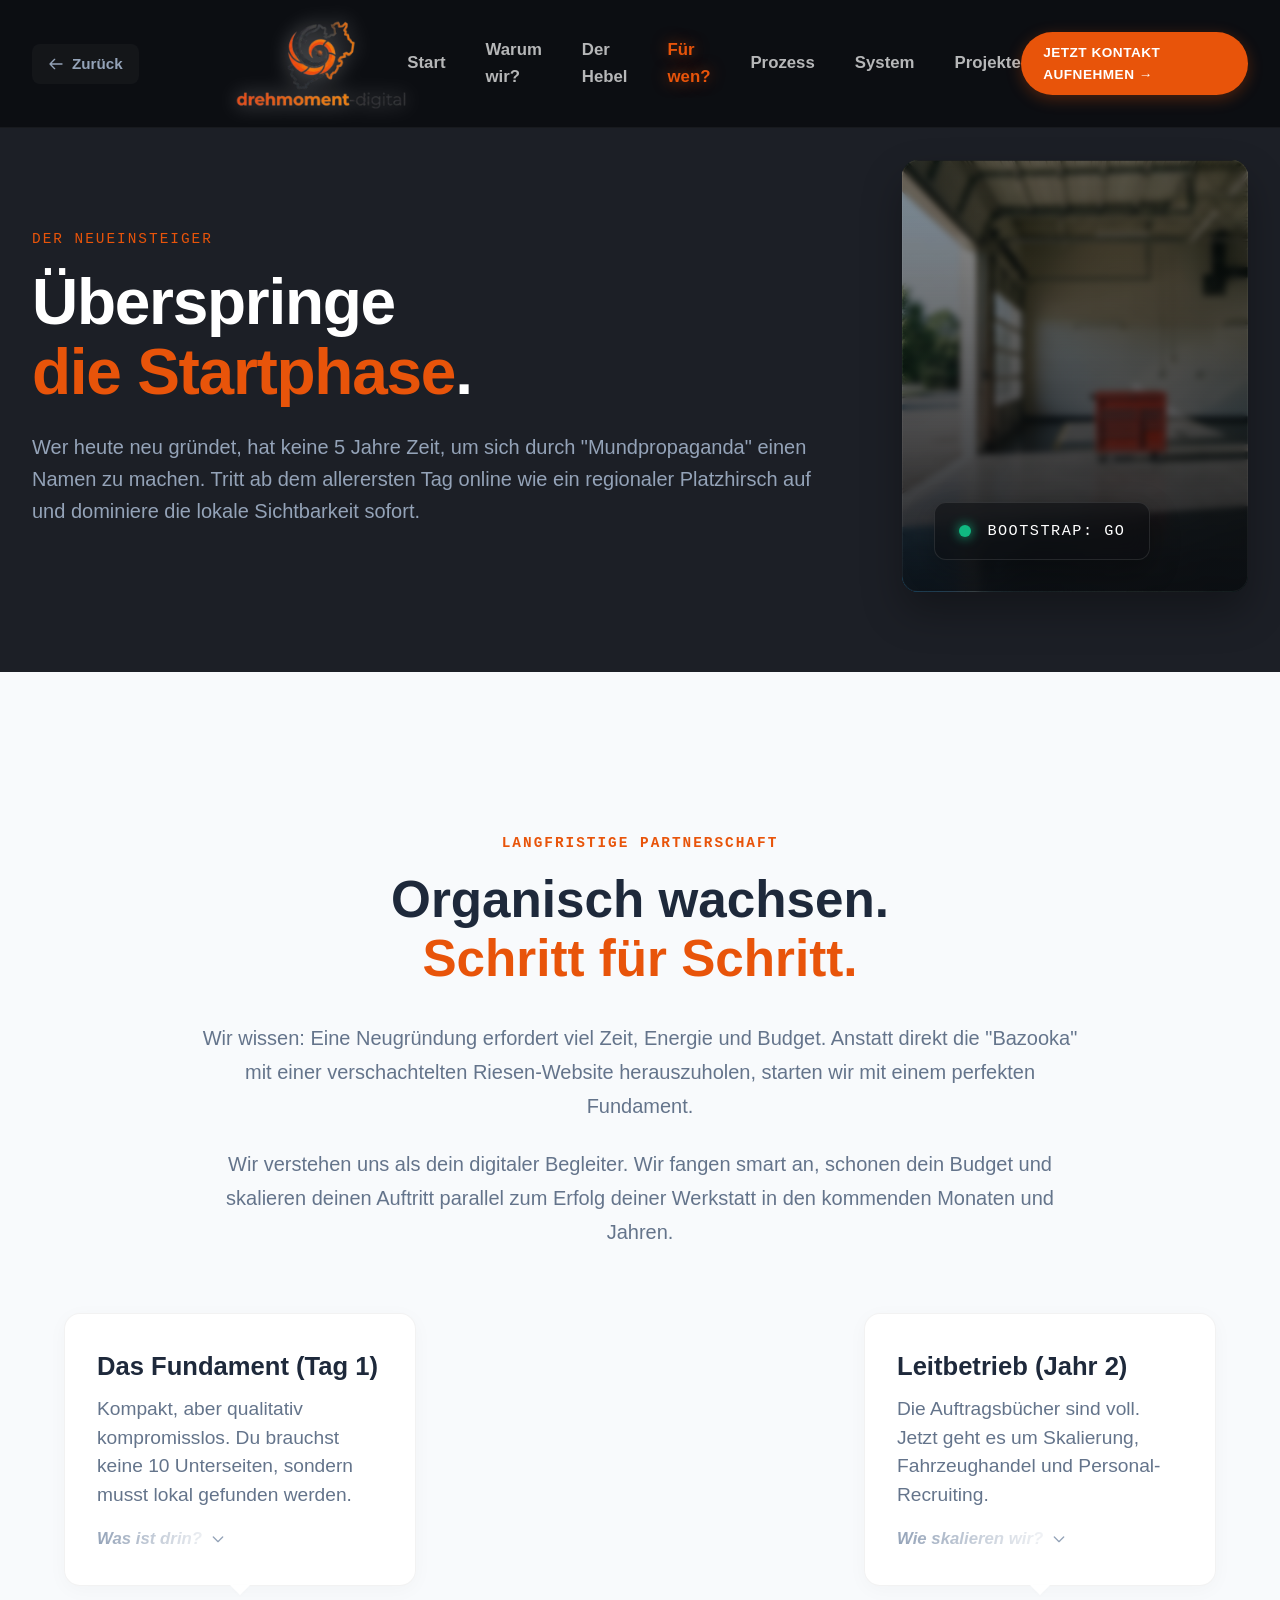
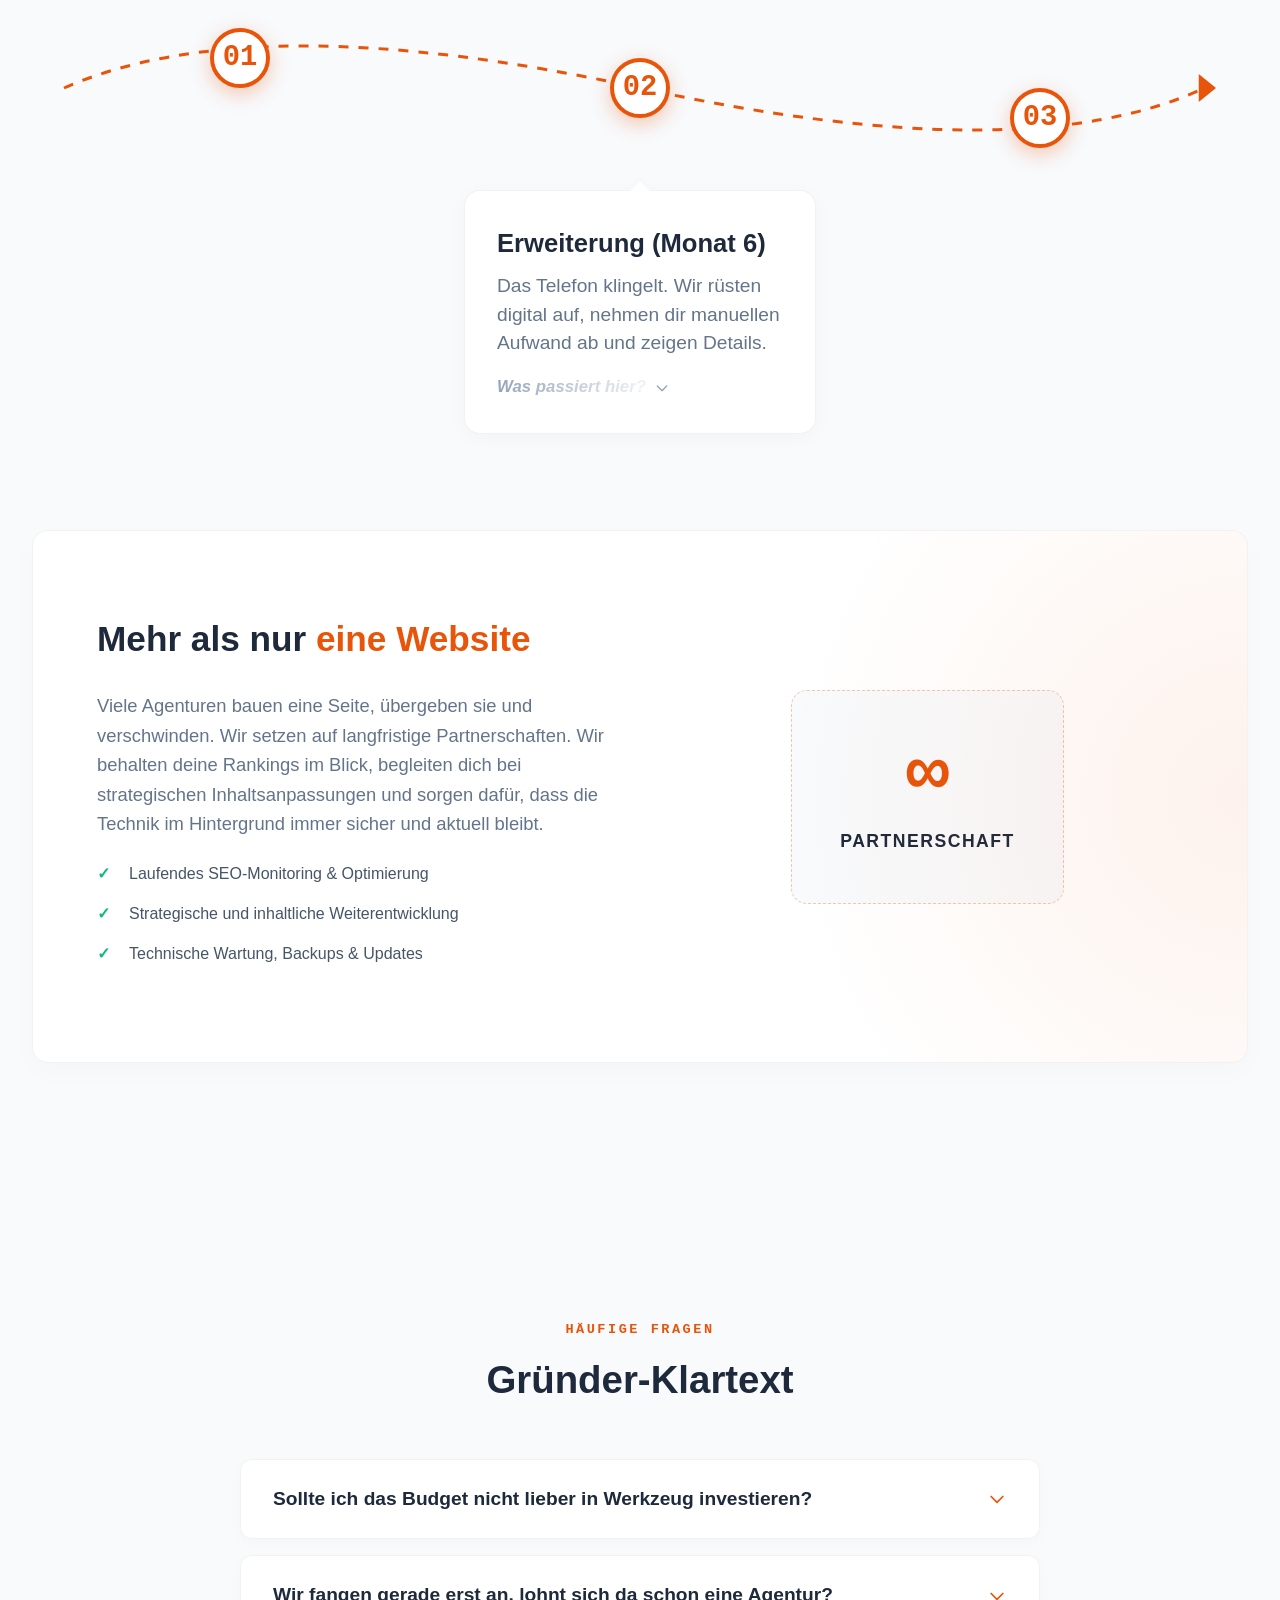
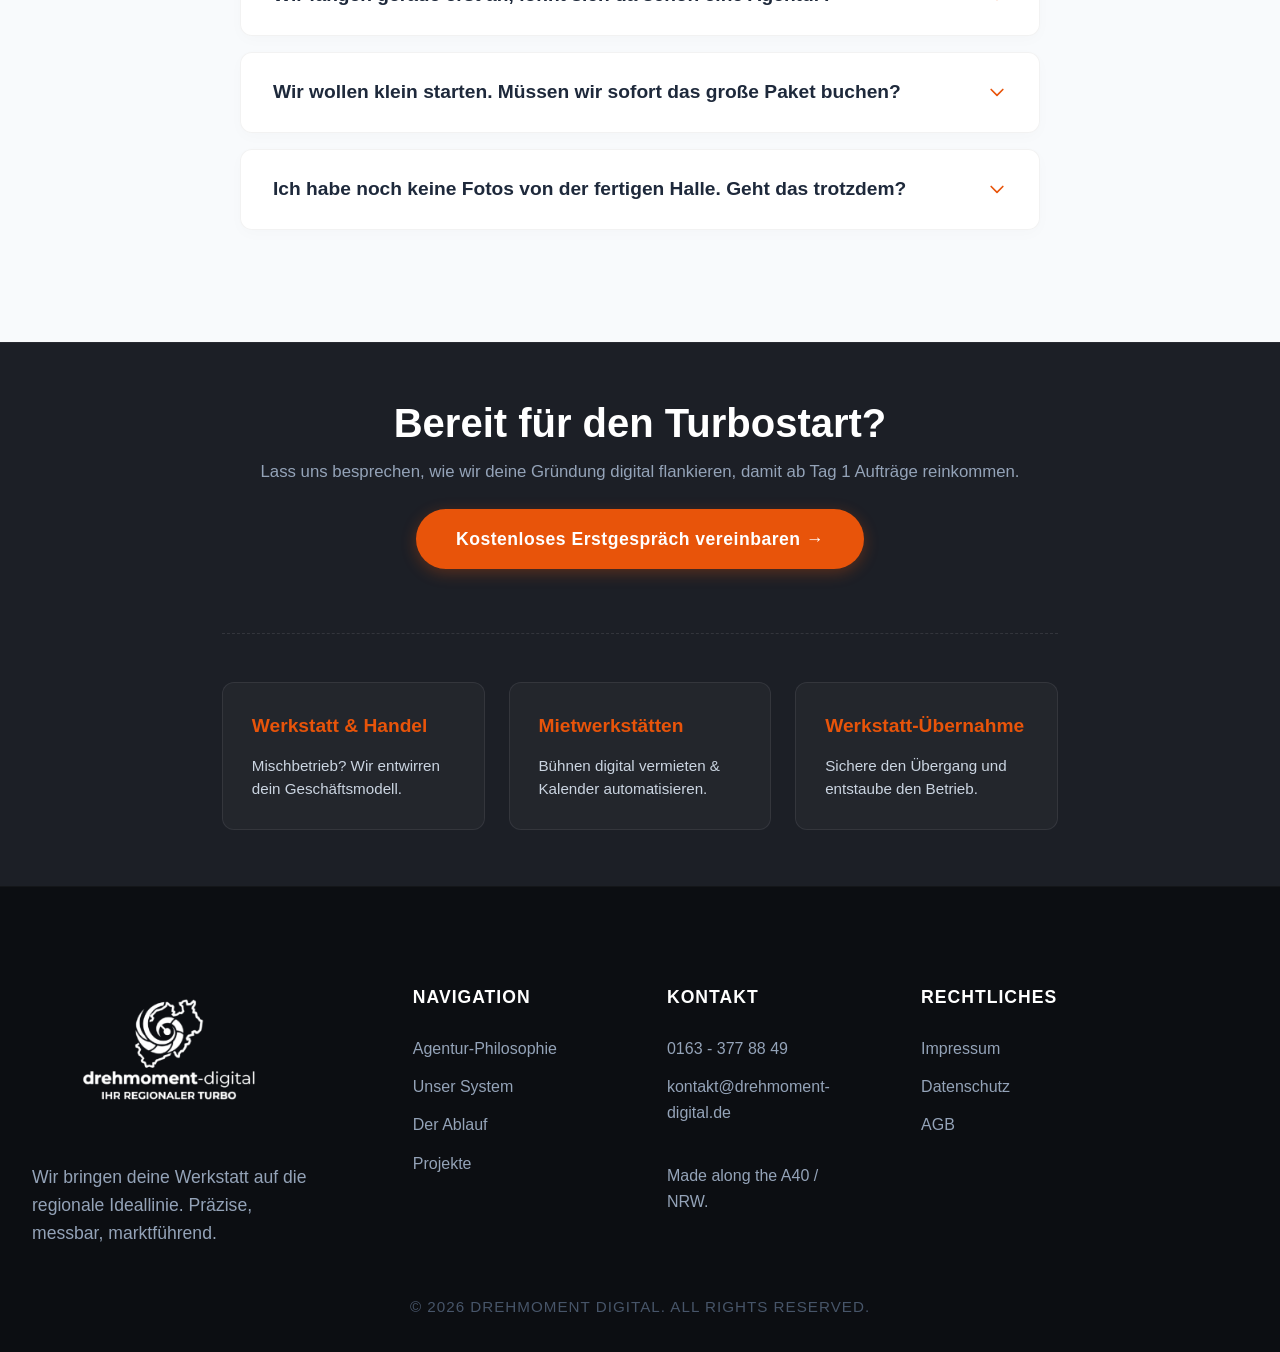
<file: neueinsteiger.html>
<!DOCTYPE html>
<html lang="de">
<head>
    <meta charset="UTF-8">
    <meta name="viewport" content="width=device-width, initial-scale=1.0">

    <!-- CCM19 Cookie Consent -->
    <script src="https://cloud.ccm19.de/app.js?apiKey=c7532c1c7be74cc17f97c3b00bee1431a7a4b2492ec126ae&amp;domain=6a292f59c2aeca6dcd0a61b2" referrerpolicy="origin"></script>

    <!-- SEO & Title -->
    <title>Marketing & Webdesign für Freie Werkstätten | Drehmoment Digital</title>
    <meta name="description" content="Mach deine freie Werkstatt zur lokalen Nummer 1. Professionelles Webdesign, Google SEO und gezielte Werbung für Neukunden und lukrative Aufträge.">
    <meta name="keywords" content="Marketing freie Werkstatt, Webdesign Kfz-Werkstatt, Werbung Autoservice, SEO Werkstatt">
    <meta name="author" content="Drehmoment Digital">
    <link rel="canonical" href="https://drehmoment-digital.de/neueinsteiger.html">

    <!-- Open Graph / Social Media -->
    <meta property="og:type" content="website">
    <meta property="og:url" content="https://drehmoment-digital.de/neueinsteiger.html">
    <meta property="og:title" content="Marketing & Webdesign für Freie Werkstätten | Drehmoment Digital">
    <meta property="og:description" content="Starte als lokaler Leitbetrieb. Ein professioneller Online-Auftritt von Tag 1 an.">
    <meta property="og:image" content="https://drehmoment-digital.de/logo_transparent.png">

    <link rel="icon" type="image/png" href="logo_transparent.png">
    <link rel="stylesheet" href="css/01_variables.css">
    <link rel="stylesheet" href="css/02_typography.css">
    <link rel="stylesheet" href="css/03_layout.css">
    <link rel="stylesheet" href="css/04_components.css">
    <link rel="stylesheet" href="css/05_sections.css">
</head>
<body>

    <!-- HEADER -->
    <header class="site-header">
        <div class="header-inner">
            <div class="header-left">
                <a href="javascript:history.back()" class="back-btn" title="Zurück">
                    <svg fill="none" stroke="currentColor" viewBox="0 0 24 24"><path stroke-linecap="round" stroke-linejoin="round" stroke-width="2" d="M10 19l-7-7m0 0l7-7m-7 7h18"></path></svg>
                    Zurück
                </a>
                <a href="index.html" target="_self" class="logo-link">
                    <img src="./drehmoment_digital_transparent-removeb ohne supslogan.png" alt="Drehmoment Digital Logo" class="header-logo-img">
                </a>
            </div>
            <nav class="nav-links">
                <a href="index.html#start">Start</a>
                <a href="index.html#warum-wir">Warum wir?</a>
                <a href="deep-dive.html" class="nav-hebel">Der Hebel</a>
                
                <div class="nav-dropdown">
                    <a href="index.html#zielgruppen" class="dropdown-trigger nav-zielgruppen active">Für wen?</a>
                    <div class="dropdown-menu">
                        <a href="mischbetrieb.html" class="sub-mischbetrieb">Werkstatt & Handel</a>
                        <a href="neueinsteiger.html" class="sub-neueinsteiger active">Der Neueinsteiger</a>
                        <a href="mietwerkstatt.html" class="sub-mietwerkstatt">Mietwerkstätten</a>
                        <a href="uebernahme.html" class="sub-uebernahme">Werkstatt-Übernahme</a>
                    </div>
                </div>
                
                <a href="index.html#prozess">Prozess</a>
                <a href="index.html#loesung">System</a>
                <a href="index.html#projekte">Projekte</a>
            </nav>
            <div class="cta-nav">
                <a href="index.html#kontakt" class="btn-primary">JETZT KONTAKT AUFNEHMEN &rarr;</a>
            </div>
            <button class="mobile-nav-toggle" aria-label="Menü öffnen"><span></span><span></span><span></span></button>
        </div>
    </header>

    <!-- HERO (Links Text, Rechts Bild) -->
    <section class="subpage-hero">
        <div class="container fade-up">
            <div class="subpage-hero-grid hero-reverse">
                <div class="subpage-hero-text">
                    <span class="subpage-kicker">Der Neueinsteiger</span>
                    <h1>Überspringe <br><span class="highlight-text">die Startphase</span>.</h1>
                    <p class="lead">Wer heute neu gründet, hat keine 5 Jahre Zeit, um sich durch "Mundpropaganda" einen Namen zu machen. Tritt ab dem allerersten Tag online wie ein regionaler Platzhirsch auf und dominiere die lokale Sichtbarkeit sofort.</p>
                </div>
                
                <div class="subpage-hero-visual">
                    <img src="assets/target_gruender.png" alt="Neueinsteiger KFZ" class="subpage-hero-img">
                    <div class="subpage-hero-glass"></div>
                    <div style="position: absolute; bottom: 2rem; left: 2rem; background: rgba(12, 14, 18, 0.6); backdrop-filter: blur(10px); border: 1px solid rgba(255,255,255,0.1); padding: 1rem 1.5rem; border-radius: 12px; z-index: 2; display: flex; align-items: center; gap: 1rem; box-shadow: 0 10px 30px rgba(0,0,0,0.3);">
                        <span style="display: block; width: 12px; height: 12px; background: #10b981; border-radius: 50%; box-shadow: 0 0 12px #10b981;"></span>
                        <span style="color: #fff; font-family: var(--font-mono); font-size: 0.95rem; letter-spacing: 1.5px;">BOOTSTRAP: GO</span>
                    </div>
                </div>
            </div>
        </div>
    </section>

    <!-- CONTENT: TIMELINE (Langfristige Partnerschaft) -->
    <section class="section-padding" style="background-color: var(--bg-surface);">
        <div class="container">
            
            <div class="fade-up" style="text-align: center; max-width: 900px; margin: 0 auto 4rem auto;">
                <p class="warum-kicker" style="color: var(--accent-orange); text-transform: uppercase; letter-spacing: 2px; font-size: 0.9rem; font-weight: 700; margin-bottom: 1rem;">Langfristige Partnerschaft</p>
                <h2 style="font-size: clamp(2.5rem, 4vw, 3.8rem); line-height: 1.15; margin-bottom: 2rem; color: #1e293b; font-weight: 900;">
                    Organisch wachsen. <br><span style="color: var(--accent-orange);">Schritt für Schritt.</span>
                </h2>
                <p style="font-size: 1.25rem; color: #64748b; line-height: 1.7; margin-bottom: 1.5rem;">
                    Wir wissen: Eine Neugründung erfordert viel Zeit, Energie und Budget. Anstatt direkt die "Bazooka" mit einer verschachtelten Riesen-Website herauszuholen, starten wir mit einem perfekten Fundament.
                </p>
                <p style="font-size: 1.25rem; color: #64748b; line-height: 1.7;">
                    Wir verstehen uns als dein digitaler Begleiter. Wir fangen smart an, schonen dein Budget und skalieren deinen Auftritt parallel zum Erfolg deiner Werkstatt in den kommenden Monaten und Jahren.
                </p>
            </div>
        </div>

        <!-- HORIZONTAL TIMELINE (Außerhalb des 1200px Containers für volle Breite) -->
        <div class="timeline-hz-container journey-theme fade-up">
            <!-- WAVY SVG LINE -->
            <div class="journey-wave-container">
                <svg class="journey-wave" preserveAspectRatio="none" viewBox="0 0 1000 100" xmlns="http://www.w3.org/2000/svg">
                    <path d="M 0,50 Q 166,-10 500,50 T 990,50" fill="none" stroke="var(--accent-orange)" stroke-width="3" stroke-dasharray="10,10" vector-effect="non-scaling-stroke" />
                    <!-- Pfeilspitze -->
                    <polygon points="985,40 1000,50 985,60" fill="var(--accent-orange)" />
                </svg>
            </div>
            
            <!-- Die klassische Linie für Mobile-Fallback (wird auf Desktop per CSS ausgeblendet) -->
            <div class="timeline-hz-line"></div>
                
                <!-- Nodes (Knotenpunkte auf der Linie) -->
                <div class="timeline-hz-node timeline-hz-node-1">01</div>
                <div class="timeline-hz-node timeline-hz-node-2">02</div>
                <div class="timeline-hz-node timeline-hz-node-3">03</div>

                <!-- Step 1 (Oben) -->
                <details class="timeline-hz-content timeline-hz-content-1">
                    <summary class="timeline-summary">
                        <h3>Das Fundament (Tag 1)</h3>
                        <p>Kompakt, aber qualitativ kompromisslos. Du brauchst keine 10 Unterseiten, sondern musst lokal gefunden werden.</p>
                        <div class="timeline-expand-hint">Was ist drin? <svg width="16" height="16" fill="none" stroke="currentColor" viewBox="0 0 24 24"><path stroke-linecap="round" stroke-linejoin="round" stroke-width="2" d="M19 9l-7 7-7-7"></path></svg></div>
                    </summary>
                    <div class="timeline-details">
                        <ul>
                            <li><strong>Premium Branding:</strong> Professioneller erster Eindruck</li>
                            <li><strong>Local SEO:</strong> Optimiert für deine Region</li>
                            <li><strong>Kontakt:</strong> Schnell und einfach erreichbar</li>
                        </ul>
                    </div>
                </details>
                
                <!-- Step 2 (Unten) -->
                <details class="timeline-hz-content timeline-hz-content-2">
                    <summary class="timeline-summary">
                        <h3>Erweiterung (Monat 6)</h3>
                        <p>Das Telefon klingelt. Wir rüsten digital auf, nehmen dir manuellen Aufwand ab und zeigen Details.</p>
                        <div class="timeline-expand-hint">Was passiert hier? <svg width="16" height="16" fill="none" stroke="currentColor" viewBox="0 0 24 24"><path stroke-linecap="round" stroke-linejoin="round" stroke-width="2" d="M19 9l-7 7-7-7"></path></svg></div>
                    </summary>
                    <div class="timeline-details">
                        <ul>
                            <li><strong>Digitale Formulare:</strong> Automatisierte Terminbuchung</li>
                            <li><strong>Leistungs-Seiten:</strong> Detailseiten für deine Services</li>
                            <li><strong>Vorqualifizierung:</strong> Kunden geben HSN/TSN vorab ein</li>
                        </ul>
                    </div>
                </details>

                <!-- Step 3 (Oben) -->
                <details class="timeline-hz-content timeline-hz-content-3">
                    <summary class="timeline-summary">
                        <h3>Leitbetrieb (Jahr 2)</h3>
                        <p>Die Auftragsbücher sind voll. Jetzt geht es um Skalierung, Fahrzeughandel und Personal-Recruiting.</p>
                        <div class="timeline-expand-hint">Wie skalieren wir? <svg width="16" height="16" fill="none" stroke="currentColor" viewBox="0 0 24 24"><path stroke-linecap="round" stroke-linejoin="round" stroke-width="2" d="M19 9l-7 7-7-7"></path></svg></div>
                    </summary>
                    <div class="timeline-details">
                        <ul>
                            <li><strong>Mitarbeiter-Portal:</strong> Aktive Lead-Generierung</li>
                            <li><strong>Fahrzeug-Showroom:</strong> Eigene Autos digital anbieten</li>
                            <li><strong>Premium-Segment:</strong> Fokus auf Flottenverträge</li>
                        </ul>
                    </div>
                </details>
            </div>

           <!-- EXTRA ELEMENT: DAUERHAFTER SUPPORT -->
        <div class="container">
            <div class="independence-box fade-up" style="margin-top: 6rem; background: #fff; border-radius: 16px; display: flex; gap: 4rem; align-items: center; box-shadow: 0 10px 30px rgba(0,0,0,0.02); border: 1px solid rgba(0,0,0,0.05);">
                <div style="flex: 1;">
                    <h3 style="font-size: 2.2rem; font-weight: 900; margin-bottom: 1.5rem; color: #1e293b;">Mehr als nur <span class="highlight-text">eine Website</span></h3>
                    <p style="font-size: 1.15rem; color: #64748b; line-height: 1.6; margin-bottom: 1.5rem;">
                        Viele Agenturen bauen eine Seite, übergeben sie und verschwinden. Wir setzen auf langfristige Partnerschaften. Wir behalten deine Rankings im Blick, begleiten dich bei strategischen Inhaltsanpassungen und sorgen dafür, dass die Technik im Hintergrund immer sicher und aktuell bleibt.
                    </p>
                    <ul class="comp-list good-list" style="margin-top: 0;">
                        <li>Laufendes SEO-Monitoring & Optimierung</li>
                        <li>Strategische und inhaltliche Weiterentwicklung</li>
                        <li>Technische Wartung, Backups & Updates</li>
                    </ul>
                </div>
                <div style="flex: 1; text-align: center;">
                    <div style="display: inline-block; padding: 3rem; background: var(--bg-surface); border-radius: 16px; border: 1px dashed rgba(232,84,10,0.3);">
                        <div style="font-size: 4.5rem; font-weight: 900; color: var(--accent-orange); font-family: var(--font-mono); line-height: 1;">∞</div>
                        <div style="font-size: 1.1rem; font-weight: 800; color: #1e293b; margin-top: 1rem; text-transform: uppercase; letter-spacing: 1.5px;">Partnerschaft</div>
                    </div>
                </div>
            </div>
        </div>
    </section>

    <!-- FAQ -->
    <section class="faq-section">
        <div class="faq-container fade-up">
            <p class="warum-kicker" style="text-align: center; color: var(--accent-orange);">Häufige Fragen</p>
            <h2 style="text-align: center; font-size: clamp(2rem, 3vw, 2.8rem); margin-bottom: 3rem; color: #1e293b; font-weight: 900;">Gründer-Klartext</h2>
            
            <details class="faq-item">
                <summary class="faq-summary">
                    Sollte ich das Budget nicht lieber in Werkzeug investieren?
                    <svg class="faq-icon" width="20" height="20" fill="none" stroke="currentColor" viewBox="0 0 24 24"><path stroke-linecap="round" stroke-linejoin="round" stroke-width="2" d="M19 9l-7 7-7-7"></path></svg>
                </summary>
                <div class="faq-content">
                    Das beste Werkzeug bringt keinen Umsatz, wenn niemand in die Werkstatt kommt. Eine professionelle Website ist dein wichtigster Akquise-Kanal am Anfang. Sie finanziert das Werkzeug, nicht umgekehrt.
                </div>
            </details>

            <details class="faq-item">
                <summary class="faq-summary">
                    Wir fangen gerade erst an, lohnt sich da schon eine Agentur?
                    <svg class="faq-icon" width="20" height="20" fill="none" stroke="currentColor" viewBox="0 0 24 24"><path stroke-linecap="round" stroke-linejoin="round" stroke-width="2" d="M19 9l-7 7-7-7"></path></svg>
                </summary>
                <div class="faq-content">
                    Gerade am Anfang ist die Weichenstellung entscheidend. Wer zu Beginn bei der digitalen Sichtbarkeit spart, verliert in den ersten Monaten oft lukrative Kunden an die Konkurrenz. Wir sorgen dafür, dass dein Betrieb von Tag 1 an ernst genommen wird.
                </div>
            </details>

            <details class="faq-item">
                <summary class="faq-summary">
                    Wir wollen klein starten. Müssen wir sofort das große Paket buchen?
                    <svg class="faq-icon" width="20" height="20" fill="none" stroke="currentColor" viewBox="0 0 24 24"><path stroke-linecap="round" stroke-linejoin="round" stroke-width="2" d="M19 9l-7 7-7-7"></path></svg>
                </summary>
                <div class="faq-content">
                    Nein, genau dafür steht unsere Philosophie. Wir starten mit einem messerscharfen, funktionalen Fundament und skalieren die Website erst dann gemeinsam weiter, wenn dein Betrieb erste Erfolge und Umsätze einfährt.
                </div>
            </details>

            <details class="faq-item">
                <summary class="faq-summary">
                    Ich habe noch keine Fotos von der fertigen Halle. Geht das trotzdem?
                    <svg class="faq-icon" width="20" height="20" fill="none" stroke="currentColor" viewBox="0 0 24 24"><path stroke-linecap="round" stroke-linejoin="round" stroke-width="2" d="M19 9l-7 7-7-7"></path></svg>
                </summary>
                <div class="faq-content">
                    Absolut! Wir können das System bereits mit hochwertigen Platzhaltern und deinem Branding aufsetzen. Sobald die Halle fertig ist, tauschen wir die Bilder in wenigen Minuten aus. So verlierst du keine wertvolle Zeit im Google-Ranking.
                </div>
            </details>
        </div>
    </section>

    <!-- TARGET CTA (Verweist auf die anderen 2!) -->
    <section class="subpage-cta">
        <div class="subpage-cta-inner container fade-up">
            <h2>Bereit für den Turbostart?</h2>
            <p>Lass uns besprechen, wie wir deine Gründung digital flankieren, damit ab Tag 1 Aufträge reinkommen.</p>
            <a href="index.html#kontakt" class="btn btn-primary" style="font-size: 1.1rem; padding: 1rem 2.5rem;">Kostenloses Erstgespräch vereinbaren &rarr;</a>

            <div class="cta-profiles-grid fade-up" style="grid-template-columns: repeat(3, 1fr); max-width: 1100px; margin: 4rem auto 0;">
                <a href="mischbetrieb.html" class="cta-profile-card">
                    <h4>Werkstatt & Handel</h4>
                    <p>Mischbetrieb? Wir entwirren dein Geschäftsmodell.</p>
                </a>
                <a href="mietwerkstatt.html" class="cta-profile-card">
                    <h4>Mietwerkstätten</h4>
                    <p>Bühnen digital vermieten & Kalender automatisieren.</p>
                </a>
                <a href="uebernahme.html" class="cta-profile-card">
                    <h4>Werkstatt-Übernahme</h4>
                    <p>Sichere den Übergang und entstaube den Betrieb.</p>
                </a>
            </div>
        </div>
    </section>

    <!-- FOOTER -->
    <footer class="site-footer">
        <div class="container">
            <div class="footer-grid">
                <div class="footer-col" style="padding-right: 2rem;">
                    <img src="logo_transparent.png" alt="Drehmoment Digital" class="footer-logo" style="height: 140px; margin-bottom: 2rem;">
                    <p style="font-size: 1.1rem; line-height: 1.6;">Wir bringen deine Werkstatt auf die regionale Ideallinie. Präzise, messbar, marktführend.</p>
                </div>
                <div class="footer-col">
                    <h4>Navigation</h4>
                    <ul>
                        <li><a href="index.html#warum-wir">Agentur-Philosophie</a></li>
                        <li><a href="index.html#loesung">Unser System</a></li>
                        <li><a href="index.html#prozess">Der Ablauf</a></li>
                        <li><a href="index.html#projekte">Projekte</a></li>
                    </ul>
                </div>
                <div class="footer-col">
                    <h4>Kontakt</h4>
                    <ul>
                        <li><a href="https://wa.me/491633778849?text=Hallo%20Drehmoment%20Digital,%20ich%20brauche%20Unterst%C3%BCtzung%20bei%20meinem%20Webauftritt." target="_blank">0163 - 377 88 49</a></li>
                        <li><a href="mailto:kontakt@drehmoment-digital.de">kontakt@drehmoment-digital.de</a></li>
                        <li><br>Made along the A40 / NRW.</li>
                    </ul>
                </div>
                <div class="footer-col">
                    <h4>Rechtliches</h4>
                    <ul>
                        <li><a href="impressum.html">Impressum</a></li>
                        <li><a href="datenschutz.html">Datenschutz</a></li>
                        <li><a href="agb.html">AGB</a></li>
                    </ul>
                </div>
            </div>
            <div style="text-align: center; margin-top: 3rem; padding-bottom: 2rem; color: #475569; font-size: 0.95rem; font-weight: 500; letter-spacing: 1px;">
                &copy; 2026 DREHMOMENT DIGITAL. ALL RIGHTS RESERVED.
            </div>
        </div>
    </footer>

    <script>
        document.addEventListener("DOMContentLoaded", () => {
            const faders = document.querySelectorAll('.fade-up');
            const appearOptions = { threshold: 0.1, rootMargin: "0px 0px -50px 0px" };
            const appearOnScroll = new IntersectionObserver(function (entries, appearOnScroll) {
                entries.forEach(entry => {
                    if (!entry.isIntersecting) return;
                    entry.target.style.opacity = '1';
                    entry.target.style.animationPlayState = 'running';
                    appearOnScroll.unobserve(entry.target);
                });
            }, appearOptions);
            faders.forEach(fader => {
                fader.style.animationPlayState = 'paused';
                appearOnScroll.observe(fader);
            });

            const faqItems = document.querySelectorAll('.faq-item');
            faqItems.forEach(item => {
                item.addEventListener('click', (e) => {
                    if (e.target.tagName !== 'SUMMARY') return;
                    faqItems.forEach(otherItem => {
                        if (otherItem !== item && otherItem.hasAttribute('open')) {
                            otherItem.removeAttribute('open');
                        }
                    });
                });
            });

            const mobileToggle = document.querySelector('.mobile-nav-toggle');
            const navLinks = document.querySelector('.nav-links');
            if(mobileToggle && navLinks) {
                mobileToggle.addEventListener('click', () => {
                    mobileToggle.classList.toggle('active');
                    navLinks.classList.toggle('active');
                    document.body.classList.toggle('nav-open');
                });
            }
        });
    </script>
</body>
</html>
</file>
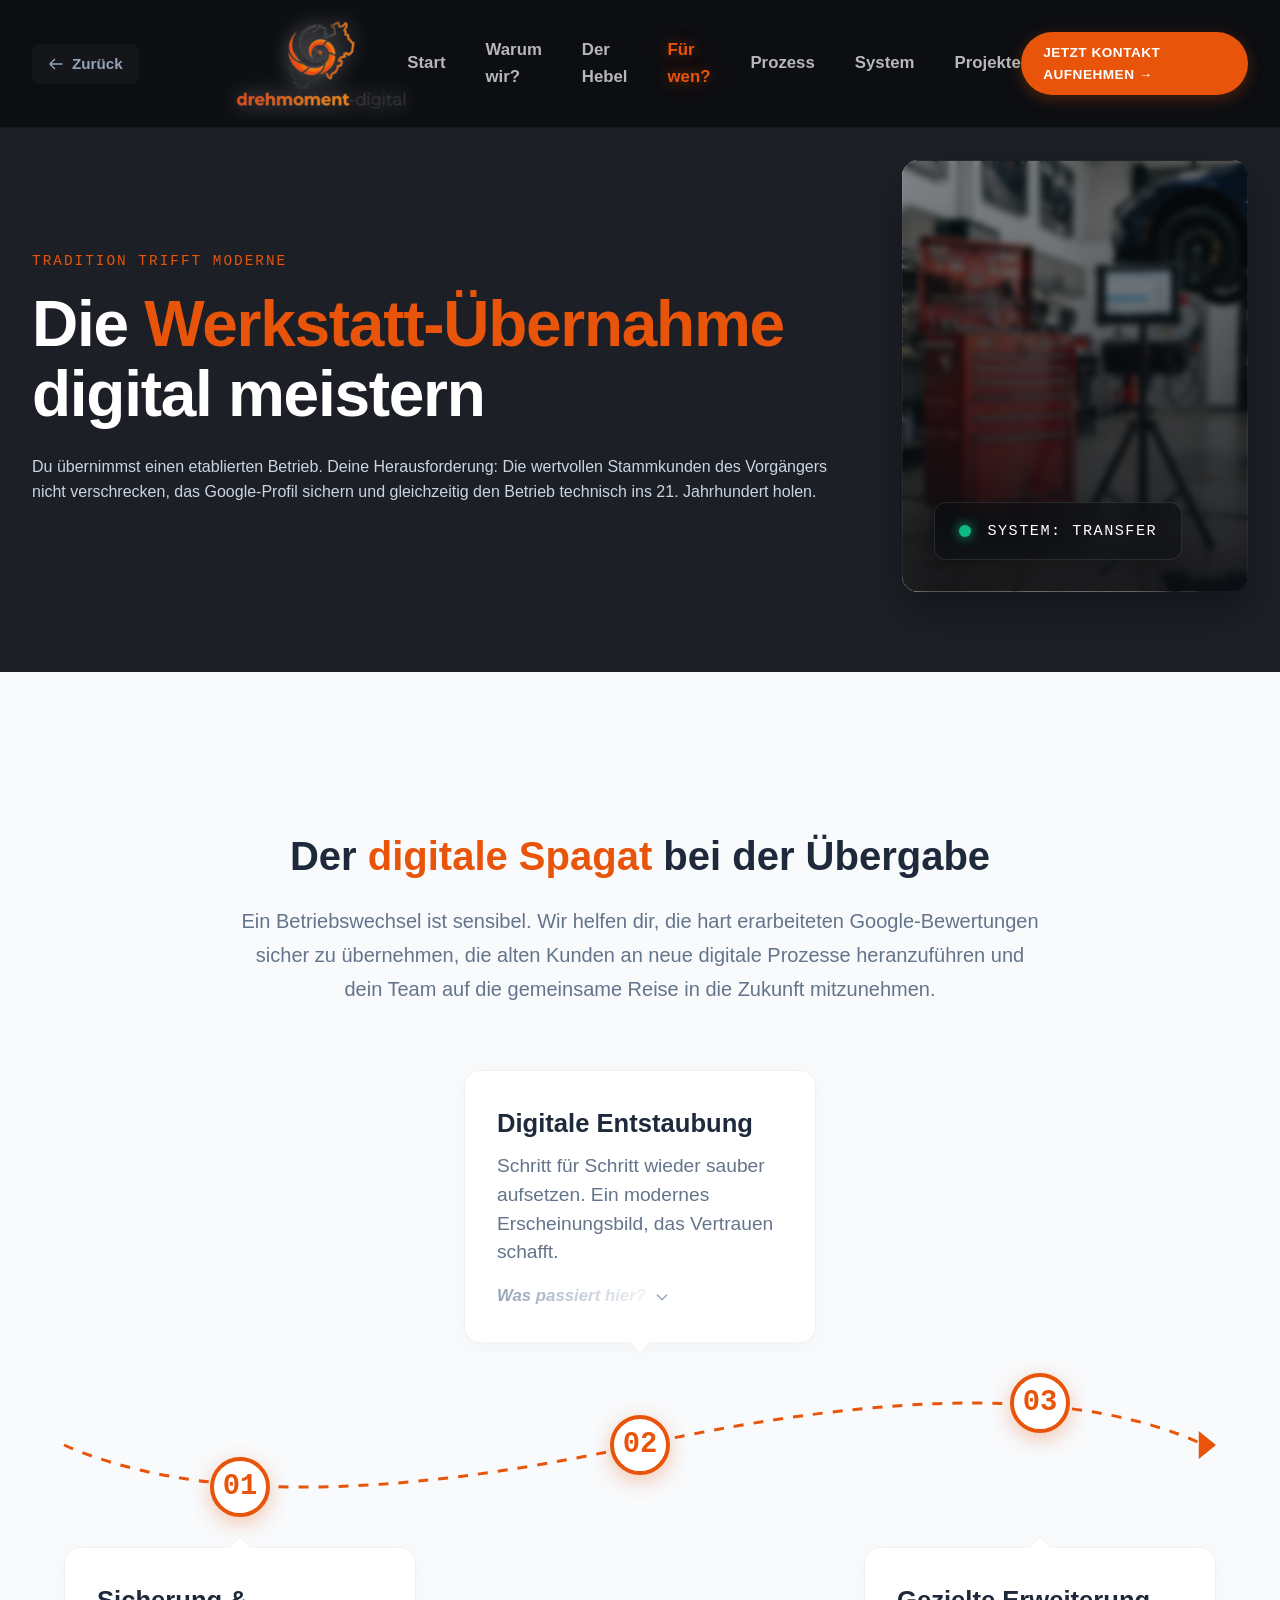
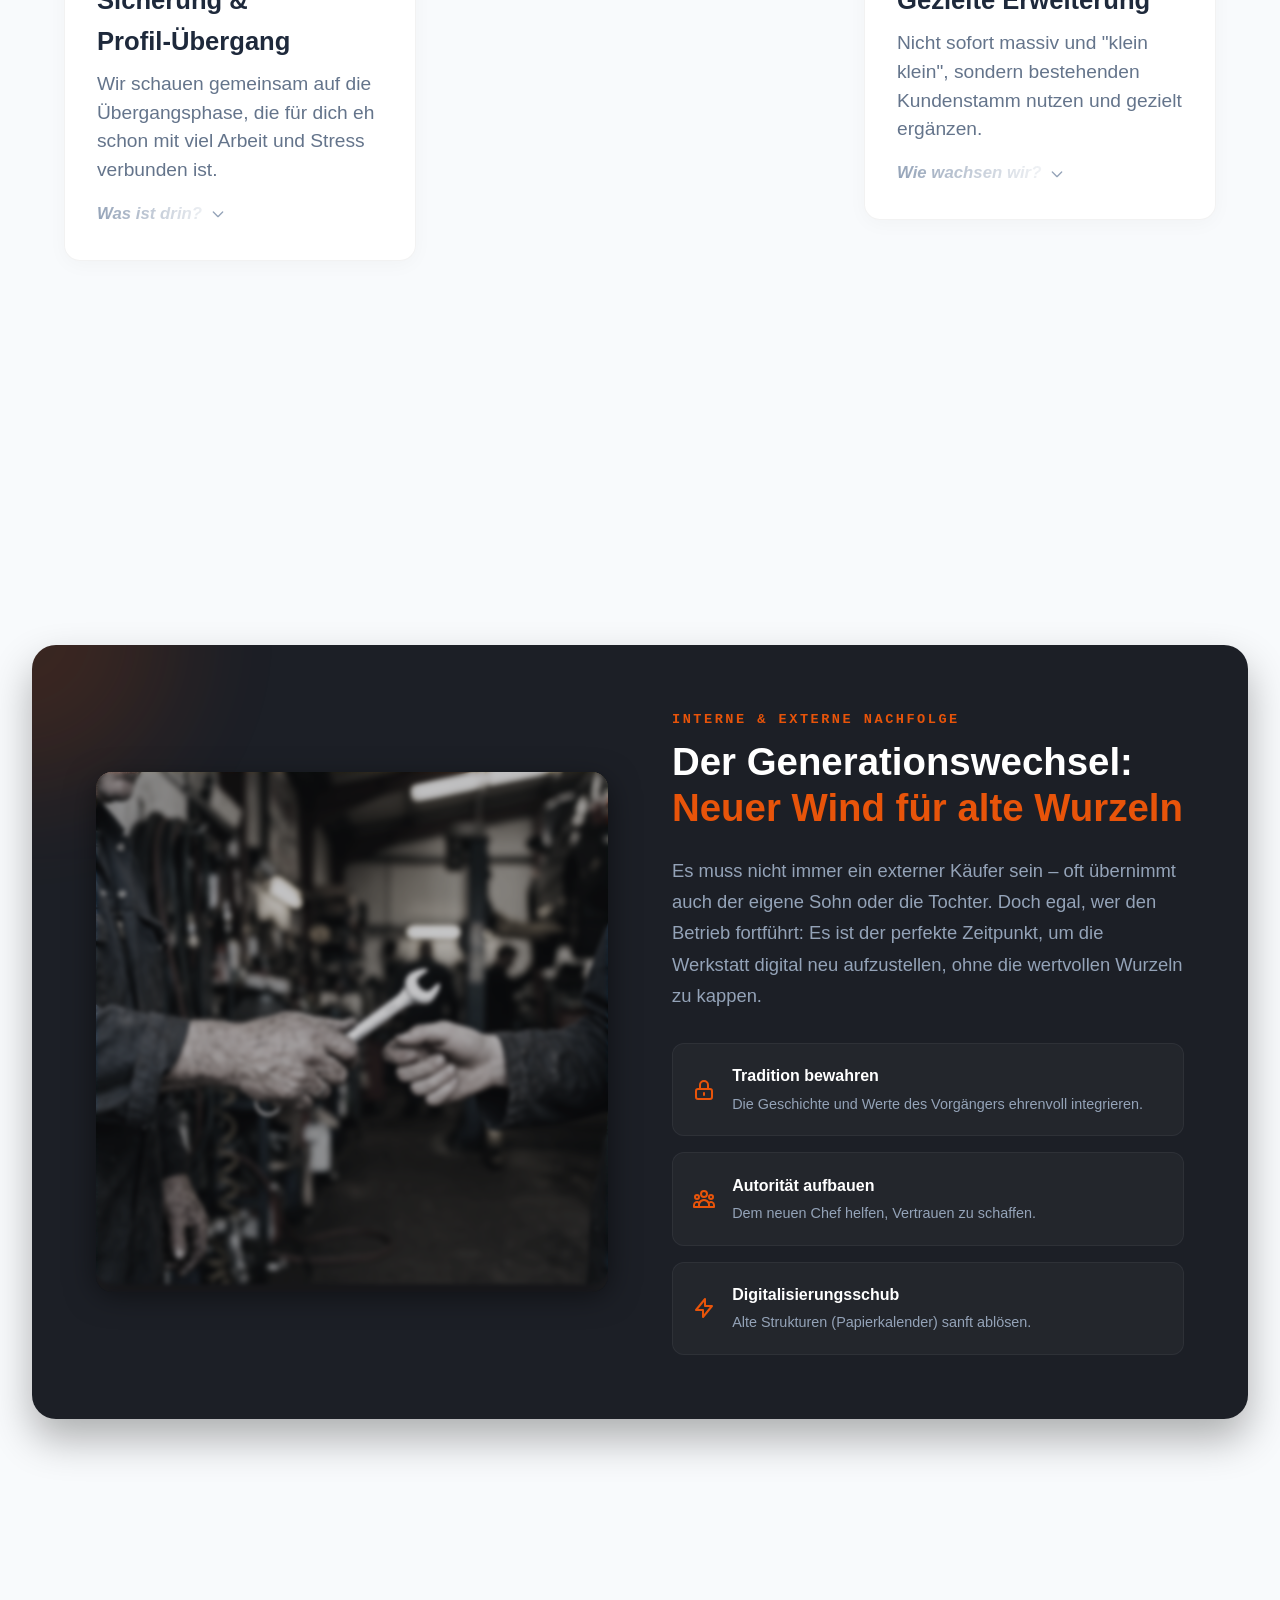
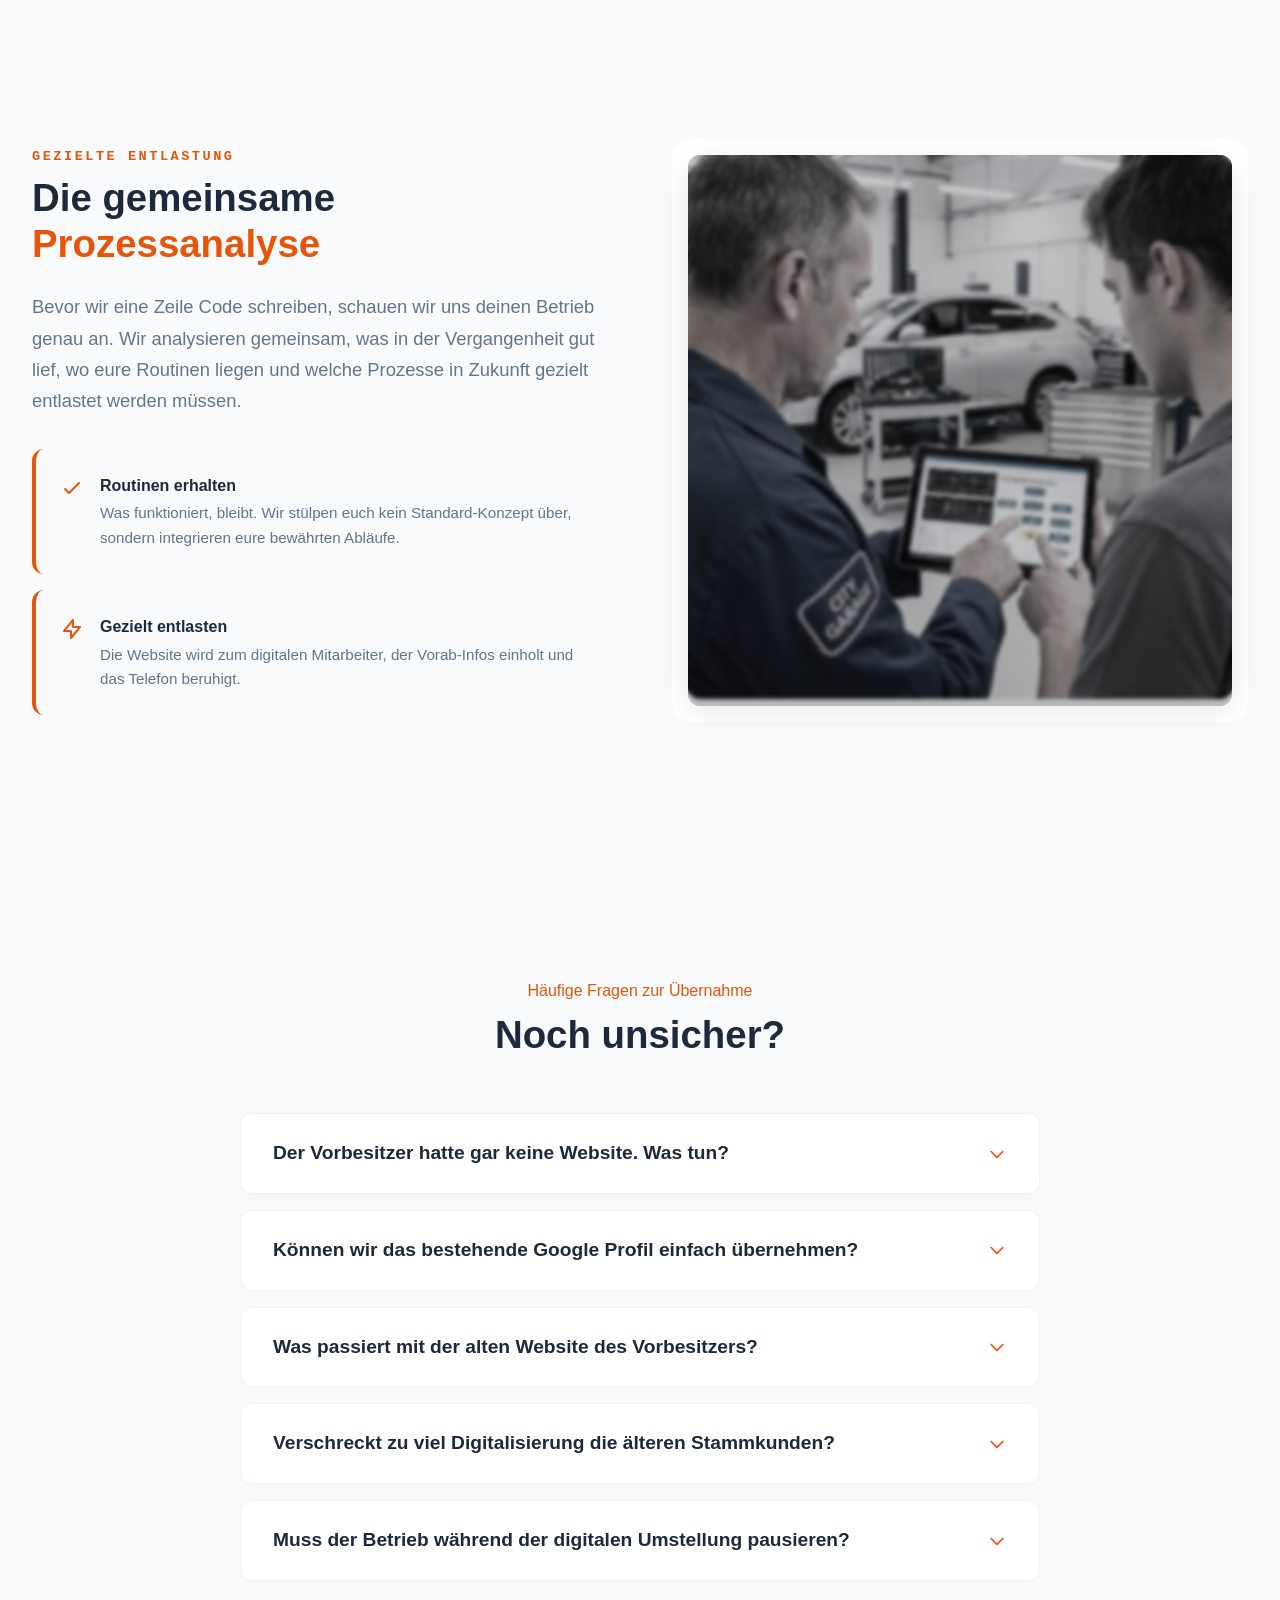
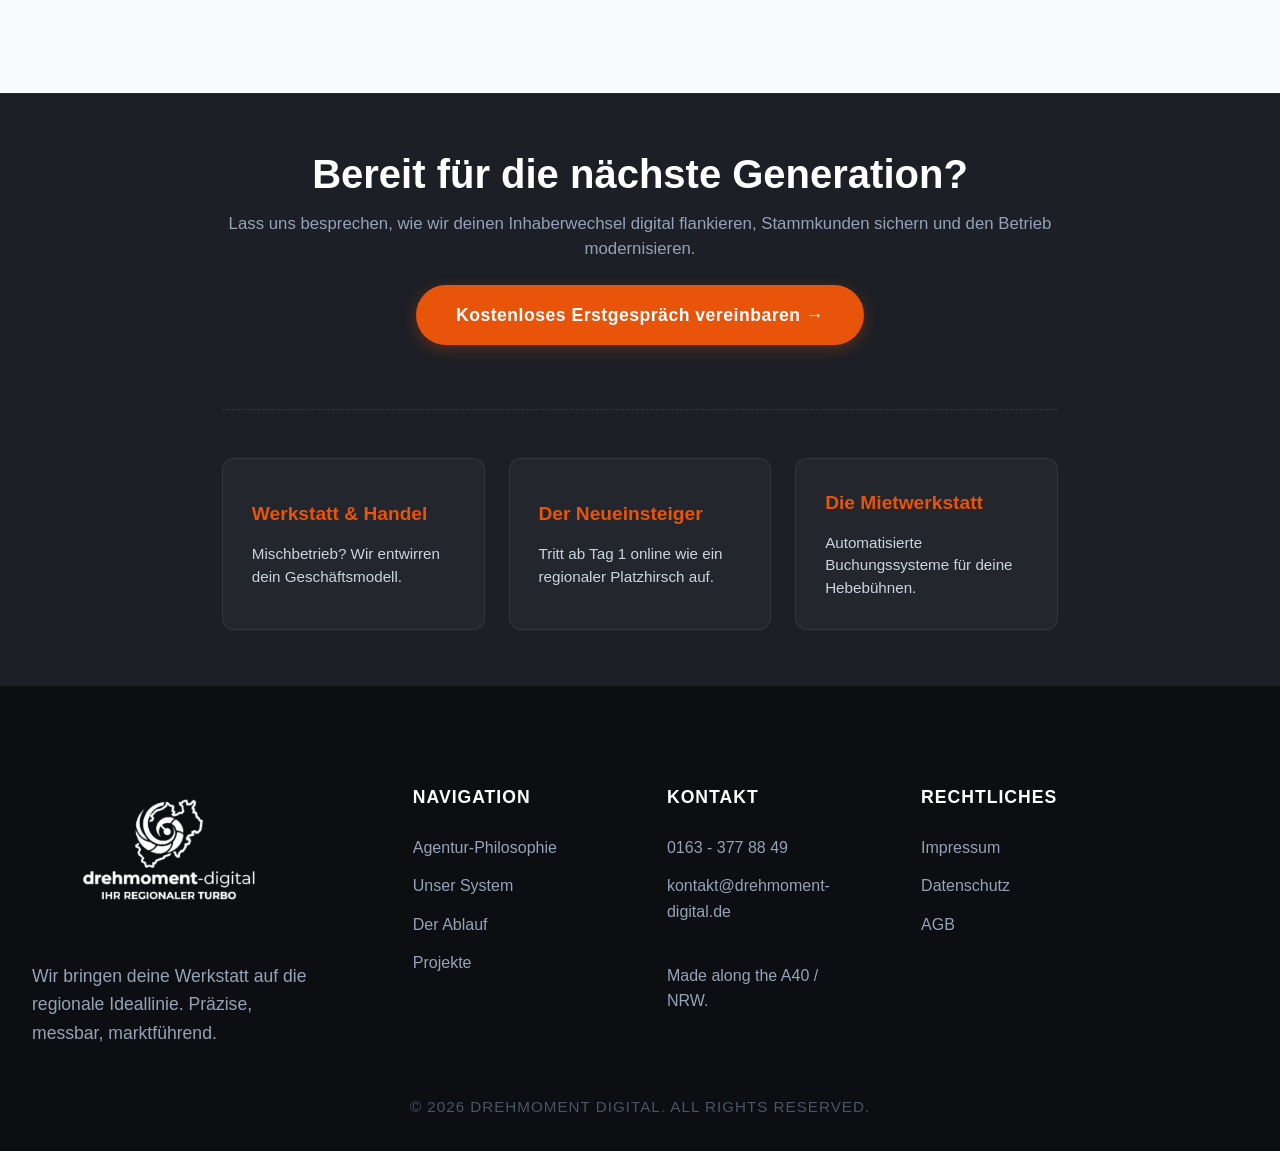
<file: uebernahme.html>
<!DOCTYPE html>
<html lang="de">
<head>
    <meta charset="UTF-8">
    <meta name="viewport" content="width=device-width, initial-scale=1.0">

    <!-- CCM19 Cookie Consent -->
    <script src="https://cloud.ccm19.de/app.js?apiKey=c7532c1c7be74cc17f97c3b00bee1431a7a4b2492ec126ae&amp;domain=6a292f59c2aeca6dcd0a61b2" referrerpolicy="origin"></script>

    <!-- SEO & Title -->
    <title>Digitale Betriebsübergabe für Kfz-Werkstätten | Drehmoment Digital</title>
    <meta name="description"
        content="Stammkunden halten und Google-Profil erfolgreich übernehmen. Wir begleiten die digitale Nachfolge deiner Kfz-Werkstatt mit professionellem Webdesign.">
    <meta name="keywords"
        content="Werkstatt Übernahme Google Profil, Unternehmensnachfolge Kfz Marketing, Webdesign Betriebsübergabe">
    <meta name="author" content="Drehmoment Digital">
    <link rel="canonical" href="https://drehmoment-digital.de/uebernahme.html">

    <!-- Open Graph / Social Media -->
    <meta property="og:type" content="website">
    <meta property="og:url" content="https://drehmoment-digital.de/uebernahme.html">
    <meta property="og:title" content="Digitale Betriebsübergabe für Kfz-Werkstätten | Drehmoment Digital">
    <meta property="og:description"
        content="Stammkunden halten, Google-Bewertungen übernehmen und den Betrieb in die digitale Zukunft führen.">

    <link rel="icon" type="image/png" href="logo_transparent.png">
    <link rel="stylesheet" href="css/01_variables.css">
    <link rel="stylesheet" href="css/02_typography.css">
    <link rel="stylesheet" href="css/03_layout.css">
    <link rel="stylesheet" href="css/04_components.css">
    <link rel="stylesheet" href="css/05_sections.css">
</head>
<body>

    <!-- HEADER -->
    <header class="site-header">
        <div class="header-inner">
            <div class="header-left">
                <a href="javascript:history.back()" class="back-btn" title="Zurück">
                    <svg fill="none" stroke="currentColor" viewBox="0 0 24 24"><path stroke-linecap="round" stroke-linejoin="round" stroke-width="2" d="M10 19l-7-7m0 0l7-7m-7 7h18"></path></svg>
                    Zurück
                </a>
                <a href="index.html" target="_self" class="logo-link">
                    <img src="./drehmoment_digital_transparent-removeb ohne supslogan.png" alt="Drehmoment Digital Logo" class="header-logo-img">
                </a>
            </div>
            <nav class="nav-links">
                <a href="index.html#start">Start</a>
                <a href="index.html#warum-wir">Warum wir?</a>
                <a href="deep-dive.html" class="nav-hebel">Der Hebel</a>
                
                <div class="nav-dropdown">
                    <a href="index.html#zielgruppen" class="dropdown-trigger nav-zielgruppen active">Für wen?</a>
                    <div class="dropdown-menu">
                        <a href="mischbetrieb.html" class="sub-mischbetrieb">Werkstatt & Handel</a>
                        <a href="neueinsteiger.html" class="sub-neueinsteiger">Der Neueinsteiger</a>
                        <a href="mietwerkstatt.html" class="sub-mietwerkstatt">Mietwerkstätten</a>
                        <a href="uebernahme.html" class="sub-uebernahme active">Werkstatt-Übernahme</a>
                    </div>
                </div>
                
                <a href="index.html#prozess">Prozess</a>
                <a href="index.html#loesung">System</a>
                <a href="index.html#projekte">Projekte</a>
            </nav>
            <div class="cta-nav">
                <a href="index.html#kontakt" class="btn-primary">JETZT KONTAKT AUFNEHMEN &rarr;</a>
            </div>
            <button class="mobile-nav-toggle" aria-label="Menü öffnen"><span></span><span></span><span></span></button>
        </div>
    </header>

    <!-- HERO (Links Text, Rechts Bild) -->
    <section class="subpage-hero">
        <div class="container fade-up">
            <div class="subpage-hero-grid hero-reverse">
                <div class="subpage-hero-text">
                    <p class="subpage-kicker">Tradition trifft Moderne</p>
                    <h1>Die <span class="highlight-text">Werkstatt-Übernahme</span> digital meistern</h1>
                    <p class="subpage-lead" style="color: #cbd5e1;">Du übernimmst einen etablierten Betrieb. Deine Herausforderung: Die wertvollen Stammkunden des Vorgängers nicht verschrecken, das Google-Profil sichern und gleichzeitig den Betrieb technisch ins 21. Jahrhundert holen.</p>
                </div>
                <div class="subpage-hero-visual">
                    <img src="assets/target_uebernahme.png" alt="Werkstatt Übernahme Nachfolge" class="subpage-hero-img">
                    <div class="subpage-hero-glass"></div>
                    <div style="position: absolute; bottom: 2rem; left: 2rem; background: rgba(12, 14, 18, 0.6); backdrop-filter: blur(10px); border: 1px solid rgba(255,255,255,0.1); padding: 1rem 1.5rem; border-radius: 12px; z-index: 2; display: flex; align-items: center; gap: 1rem; box-shadow: 0 10px 30px rgba(0,0,0,0.3);">
                        <span style="display: block; width: 12px; height: 12px; background: #10b981; border-radius: 50%; box-shadow: 0 0 12px #10b981;"></span>
                        <span style="color: #fff; font-family: var(--font-mono); font-size: 0.95rem; letter-spacing: 1.5px;">SYSTEM: TRANSFER</span>
                    </div>
                </div>
            </div>
        </div>
    </section>

    <!-- CONTENT BEREICH -->
    <section class="section-padding" style="background-color: var(--bg-surface);">
        <div class="container">
            <div class="fade-up" style="max-width: 800px; margin: 0 auto 4rem auto; text-align: center;">
                <h2 style="font-size: clamp(2rem, 3.5vw, 2.5rem); margin-bottom: 1.5rem; color: #1e293b; line-height: 1.2;">
                    Der <span class="highlight-text">digitale Spagat</span> bei der Übergabe
                </h2>
                <p style="font-size: 1.25rem; color: #64748b; line-height: 1.7;">
                    Ein Betriebswechsel ist sensibel. Wir helfen dir, die hart erarbeiteten Google-Bewertungen sicher zu übernehmen, die alten Kunden an neue digitale Prozesse heranzuführen und dein Team auf die gemeinsame Reise in die Zukunft mitzunehmen.
                </p>
            </div>
        </div>

        <!-- HORIZONTAL TIMELINE -->
        <div class="timeline-hz-container journey-theme fade-up">
            <!-- WAVY SVG LINE -->
            <div class="journey-wave-container">
                <svg class="journey-wave" preserveAspectRatio="none" viewBox="0 0 1000 100" xmlns="http://www.w3.org/2000/svg">
                    <path d="M 0,50 Q 166,110 500,50 T 990,50" fill="none" stroke="var(--accent-orange)" stroke-width="3" stroke-dasharray="10,10" vector-effect="non-scaling-stroke" />
                    <polygon points="985,40 1000,50 985,60" fill="var(--accent-orange)" />
                </svg>
            </div>
            
            <div class="timeline-hz-line"></div>
                
            <div class="timeline-hz-node" style="grid-column: 1; transform: translateY(42px);">01</div>
            <div class="timeline-hz-node" style="grid-column: 2; transform: translateY(0);">02</div>
            <div class="timeline-hz-node" style="grid-column: 3; transform: translateY(-42px);">03</div>

            <!-- Step 1 -->
            <details class="timeline-hz-content timeline-hz-content-bottom" style="grid-column: 1;">
                <summary class="timeline-summary">
                    <h3>Sicherung & Profil-Übergang</h3>
                    <p>Wir schauen gemeinsam auf die Übergangsphase, die für dich eh schon mit viel Arbeit und Stress verbunden ist.</p>
                    <div class="timeline-expand-hint">Was ist drin? <svg width="16" height="16" fill="none" stroke="currentColor" viewBox="0 0 24 24"><path stroke-linecap="round" stroke-linejoin="round" stroke-width="2" d="M19 9l-7 7-7-7"></path></svg></div>
                </summary>
                <div class="timeline-details">
                    <ul>
                        <li>Übernahme des bestehenden Google Unternehmensprofils</li>
                        <li>Sicherung der wertvollen Bewertungen</li>
                        <li>Erste Ankündigung: "Neuer Wind, bewährte Qualität"</li>
                    </ul>
                </div>
            </details>
            
            <!-- Step 2 -->
            <details class="timeline-hz-content timeline-hz-content-top" style="grid-column: 2;">
                <summary class="timeline-summary">
                    <h3>Digitale Entstaubung</h3>
                    <p>Schritt für Schritt wieder sauber aufsetzen. Ein modernes Erscheinungsbild, das Vertrauen schafft.</p>
                    <div class="timeline-expand-hint">Was passiert hier? <svg width="16" height="16" fill="none" stroke="currentColor" viewBox="0 0 24 24"><path stroke-linecap="round" stroke-linejoin="round" stroke-width="2" d="M19 9l-7 7-7-7"></path></svg></div>
                </summary>
                <div class="timeline-details">
                    <ul>
                        <li>Veraltete Website durch High-Performance Seite ersetzen</li>
                        <li>Auffindbarkeit in der Region (SEO) sicherstellen</li>
                        <li>Mitarbeiter durch das neue Image stolz machen</li>
                    </ul>
                </div>
            </details>

            <!-- Step 3 -->
            <details class="timeline-hz-content timeline-hz-content-bottom" style="grid-column: 3;">
                <summary class="timeline-summary">
                    <h3>Gezielte Erweiterung</h3>
                    <p>Nicht sofort massiv und "klein klein", sondern bestehenden Kundenstamm nutzen und gezielt ergänzen.</p>
                    <div class="timeline-expand-hint">Wie wachsen wir? <svg width="16" height="16" fill="none" stroke="currentColor" viewBox="0 0 24 24"><path stroke-linecap="round" stroke-linejoin="round" stroke-width="2" d="M19 9l-7 7-7-7"></path></svg></div>
                </summary>
                <div class="timeline-details">
                    <ul>
                        <li><strong>Organisches Wachstum:</strong> Nicht sofort massiv über die Google-Suche eskalieren.</li>
                        <li><strong>Fokus-Themen:</strong> Lukrative Leistungen prominent platzieren.</li>
                        <li><strong>Schritt für Schritt:</strong> Das System atmet mit deinem Betriebsfortschritt mit.</li>
                    </ul>
                </div>
            </details>
        </div>
    </section>

    <!-- MODULE 1: Generationswechsel -->
    <section class="section-padding" style="background-color: var(--bg-surface); position: relative; overflow: hidden;">
        <div class="container-wide fade-up">
            <div style="background: var(--panel-dark); padding: 4rem; border-radius: 24px; box-shadow: 0 20px 40px rgba(0,0,0,0.3); display: grid; grid-template-columns: repeat(auto-fit, minmax(300px, 1fr)); gap: 4rem; align-items: center; position: relative; overflow: hidden;">
                <!-- Decorative Element -->
                <div style="position: absolute; top: -10rem; left: -10rem; width: 300px; height: 300px; background: var(--accent-orange); border-radius: 50%; opacity: 0.15; filter: blur(60px); z-index: 0;"></div>
                
                <div style="position: relative; z-index: 1;">
                    <img src="assets/uebernahme_generation.png" alt="Generationswechsel in der Werkstatt" style="width: 100%; border-radius: 16px; box-shadow: 0 10px 30px rgba(0,0,0,0.5);">
                    <div style="position: absolute; inset: 0; background: rgba(28, 31, 38, 0.25); backdrop-filter: saturate(20%) blur(2px); border-radius: 16px;"></div>
                </div>
                <div style="position: relative; z-index: 1;">
                    <p class="warum-kicker" style="color: var(--accent-orange);">Interne & externe Nachfolge</p>
                    <h2 style="font-size: clamp(2rem, 3vw, 2.5rem); line-height: 1.2; margin-bottom: 1.5rem; font-weight: 800; color: #fff;">
                        Der Generationswechsel: <br><span style="color: var(--accent-orange);">Neuer Wind für alte Wurzeln</span>
                    </h2>
                    <p style="font-size: 1.15rem; color: #94a3b8; line-height: 1.7; margin-bottom: 1.5rem;">
                        Es muss nicht immer ein externer Käufer sein – oft übernimmt auch der eigene Sohn oder die Tochter. Doch egal, wer den Betrieb fortführt: Es ist der perfekte Zeitpunkt, um die Werkstatt digital neu aufzustellen, ohne die wertvollen Wurzeln zu kappen.
                    </p>
                    <div style="display: grid; grid-template-columns: 1fr; gap: 1rem; margin-top: 2rem;">
                        <div style="background: rgba(255,255,255,0.03); padding: 1.2rem; border-radius: 12px; border: 1px solid rgba(255,255,255,0.05); display: flex; gap: 1rem; align-items: center;">
                            <svg width="24" height="24" fill="none" stroke="var(--accent-orange)" viewBox="0 0 24 24" style="flex-shrink: 0;"><path stroke-linecap="round" stroke-linejoin="round" stroke-width="2" d="M12 15v2m-6 4h12a2 2 0 002-2v-6a2 2 0 00-2-2H6a2 2 0 00-2 2v6a2 2 0 002 2zm10-10V7a4 4 0 00-8 0v4h8z"></path></svg>
                            <div>
                                <strong style="color: #fff; display: block; margin-bottom: 0.1rem;">Tradition bewahren</strong>
                                <span style="color: #94a3b8; font-size: 0.9rem;">Die Geschichte und Werte des Vorgängers ehrenvoll integrieren.</span>
                            </div>
                        </div>
                        <div style="background: rgba(255,255,255,0.03); padding: 1.2rem; border-radius: 12px; border: 1px solid rgba(255,255,255,0.05); display: flex; gap: 1rem; align-items: center;">
                            <svg width="24" height="24" fill="none" stroke="var(--accent-orange)" viewBox="0 0 24 24" style="flex-shrink: 0;"><path stroke-linecap="round" stroke-linejoin="round" stroke-width="2" d="M17 20h5v-2a3 3 0 00-5.356-1.857M17 20H7m10 0v-2c0-.656-.126-1.283-.356-1.857M7 20H2v-2a3 3 0 015.356-1.857M7 20v-2c0-.656.126-1.283.356-1.857m0 0a5.002 5.002 0 019.288 0M15 7a3 3 0 11-6 0 3 3 0 016 0zm6 3a2 2 0 11-4 0 2 2 0 014 0zM7 10a2 2 0 11-4 0 2 2 0 014 0z"></path></svg>
                            <div>
                                <strong style="color: #fff; display: block; margin-bottom: 0.1rem;">Autorität aufbauen</strong>
                                <span style="color: #94a3b8; font-size: 0.9rem;">Dem neuen Chef helfen, Vertrauen zu schaffen.</span>
                            </div>
                        </div>
                        <div style="background: rgba(255,255,255,0.03); padding: 1.2rem; border-radius: 12px; border: 1px solid rgba(255,255,255,0.05); display: flex; gap: 1rem; align-items: center;">
                            <svg width="24" height="24" fill="none" stroke="var(--accent-orange)" viewBox="0 0 24 24" style="flex-shrink: 0;"><path stroke-linecap="round" stroke-linejoin="round" stroke-width="2" d="M13 10V3L4 14h7v7l9-11h-7z"></path></svg>
                            <div>
                                <strong style="color: #fff; display: block; margin-bottom: 0.1rem;">Digitalisierungsschub</strong>
                                <span style="color: #94a3b8; font-size: 0.9rem;">Alte Strukturen (Papierkalender) sanft ablösen.</span>
                            </div>
                        </div>
                    </div>
                </div>
            </div>
        </div>
    </section>

    <!-- MODULE 2: Gemeinsame Prozessanalyse -->
    <section class="section-padding" style="background-color: var(--bg-surface);">
        <div class="container fade-up">
            <div style="display: grid; grid-template-columns: repeat(auto-fit, minmax(300px, 1fr)); gap: 4rem; align-items: center;">
                <div style="order: 2;">
                    <div style="position: relative; padding: 1rem; background: #fff; border-radius: 20px;">
                        <img src="assets/uebernahme_prozess.png" alt="Gemeinsame Prozessanalyse am Tablet" style="width: 100%; border-radius: 12px; box-shadow: 0 10px 30px rgba(0,0,0,0.1);">
                        <div style="position: absolute; inset: 1rem; background: rgba(28, 31, 38, 0.25); backdrop-filter: saturate(20%) blur(2px); border-radius: 12px;"></div>
                    </div>
                </div>
                <div style="order: 1;">
                    <p class="warum-kicker" style="color: var(--accent-orange);">Gezielte Entlastung</p>
                    <h2 style="font-size: clamp(2rem, 3vw, 2.5rem); line-height: 1.2; margin-bottom: 1.5rem; font-weight: 800; color: #1e293b;">
                        Die gemeinsame <span class="highlight-text">Prozessanalyse</span>
                    </h2>
                    <p style="font-size: 1.15rem; color: #64748b; line-height: 1.7; margin-bottom: 1.5rem;">
                        Bevor wir eine Zeile Code schreiben, schauen wir uns deinen Betrieb genau an. Wir analysieren gemeinsam, was in der Vergangenheit gut lief, wo eure Routinen liegen und welche Prozesse in Zukunft gezielt entlastet werden müssen.
                    </p>
                    <div style="display: flex; flex-direction: column; gap: 1rem; margin-top: 2rem;">
                        <div style="display: flex; gap: 1rem; align-items: flex-start; padding: 1.5rem; background: var(--bg-surface); border-radius: 12px; border-left: 4px solid var(--accent-orange);">
                            <svg width="24" height="24" fill="none" stroke="var(--accent-orange)" viewBox="0 0 24 24" style="flex-shrink: 0; margin-top: 0.2rem;"><path stroke-linecap="round" stroke-linejoin="round" stroke-width="2" d="M5 13l4 4L19 7"></path></svg>
                            <div>
                                <h4 style="color: #1e293b; margin-bottom: 0.2rem;">Routinen erhalten</h4>
                                <p style="color: #64748b; font-size: 0.95rem; margin: 0;">Was funktioniert, bleibt. Wir stülpen euch kein Standard-Konzept über, sondern integrieren eure bewährten Abläufe.</p>
                            </div>
                        </div>
                        <div style="display: flex; gap: 1rem; align-items: flex-start; padding: 1.5rem; background: var(--bg-surface); border-radius: 12px; border-left: 4px solid var(--accent-orange);">
                            <svg width="24" height="24" fill="none" stroke="var(--accent-orange)" viewBox="0 0 24 24" style="flex-shrink: 0; margin-top: 0.2rem;"><path stroke-linecap="round" stroke-linejoin="round" stroke-width="2" d="M13 10V3L4 14h7v7l9-11h-7z"></path></svg>
                            <div>
                                <h4 style="color: #1e293b; margin-bottom: 0.2rem;">Gezielt entlasten</h4>
                                <p style="color: #64748b; font-size: 0.95rem; margin: 0;">Die Website wird zum digitalen Mitarbeiter, der Vorab-Infos einholt und das Telefon beruhigt.</p>
                            </div>
                        </div>
                    </div>
                </div>
            </div>
        </div>
    </section>

    <!-- FAQ -->
    <section class="faq-section">
        <div class="faq-container fade-up">
            <div class="section-title">
                <p class="kicker" style="text-align: center; color: var(--accent-orange);">Häufige Fragen zur Übernahme</p>
                <h2 style="text-align: center; font-size: clamp(2rem, 3vw, 2.8rem); margin-bottom: 3rem; color: #1e293b; font-weight: 900;">Noch unsicher?</h2>
            </div>
            
            <details class="faq-item">
                <summary class="faq-summary">
                    Der Vorbesitzer hatte gar keine Website. Was tun?
                    <svg class="faq-icon" width="20" height="20" fill="none" stroke="currentColor" viewBox="0 0 24 24"><path stroke-linecap="round" stroke-linejoin="round" stroke-width="2" d="M19 9l-7 7-7-7"></path></svg>
                </summary>
                <div class="faq-content">
                    Dann ist das deine größte Chance! Wir bauen von Null an ein modernes Fundament auf, besetzen das lokale Google-Ranking und holen all die Kunden ab, die den alten Betrieb online nie finden konnten.
                </div>
            </details>

            <details class="faq-item">
                <summary class="faq-summary">
                    Können wir das bestehende Google Profil einfach übernehmen?
                    <svg class="faq-icon" width="20" height="20" fill="none" stroke="currentColor" viewBox="0 0 24 24"><path stroke-linecap="round" stroke-linejoin="round" stroke-width="2" d="M19 9l-7 7-7-7"></path></svg>
                </summary>
                <div class="faq-content">
                    Ja, aber das erfordert strategisches Vorgehen. Wenn man Name, Inhaber und Telefonnummer gleichzeitig ändert, sperrt Google das Profil oft wegen Betrugsverdacht. Wir begleiten den "Inhaberwechsel" Schritt für Schritt, um deine Bewertungen zu sichern.
                </div>
            </details>

            <details class="faq-item">
                <summary class="faq-summary">
                    Was passiert mit der alten Website des Vorbesitzers?
                    <svg class="faq-icon" width="20" height="20" fill="none" stroke="currentColor" viewBox="0 0 24 24"><path stroke-linecap="round" stroke-linejoin="round" stroke-width="2" d="M19 9l-7 7-7-7"></path></svg>
                </summary>
                <div class="faq-content">
                    Wir sichern die Domain (die Web-Adresse) und richten saubere 301-Weiterleitungen ein. Das bedeutet: Jeder, der die alte Adresse aufruft, landet automatisch auf deiner neuen, modernen Seite. Du verlierst keine alte Laufkundschaft.
                </div>
            </details>

            <details class="faq-item">
                <summary class="faq-summary">
                    Verschreckt zu viel Digitalisierung die älteren Stammkunden?
                    <svg class="faq-icon" width="20" height="20" fill="none" stroke="currentColor" viewBox="0 0 24 24"><path stroke-linecap="round" stroke-linejoin="round" stroke-width="2" d="M19 9l-7 7-7-7"></path></svg>
                </summary>
                <div class="faq-content">
                    Ein berechtigter Einwand. Wir designen unsere Systeme inklusiv. Die Online-Terminbuchung steht im Fokus, aber die klassische Telefonnummer bleibt für Oma Erna immer groß und deutlich sichtbar. Wir zwingen niemanden, wir bieten nur die bequemere Alternative an.
                </div>
            </details>

            <details class="faq-item">
                <summary class="faq-summary">
                    Muss der Betrieb während der digitalen Umstellung pausieren?
                    <svg class="faq-icon" width="20" height="20" fill="none" stroke="currentColor" viewBox="0 0 24 24"><path stroke-linecap="round" stroke-linejoin="round" stroke-width="2" d="M19 9l-7 7-7-7"></path></svg>
                </summary>
                <div class="faq-content">
                    Auf keinen Fall. Wir bauen die neue Website und alle Prozesse im Hintergrund auf. Der sogenannte "Go-Live" passiert nahtlos, ohne dass dein Tagesgeschäft auch nur eine Minute beeinträchtigt wird.
                </div>
            </details>
        </div>
    </section>

    <!-- TARGET CTA -->
    <section class="subpage-cta">
        <div class="subpage-cta-inner container fade-up">
            <h2>Bereit für die nächste Generation?</h2>
            <p>Lass uns besprechen, wie wir deinen Inhaberwechsel digital flankieren, Stammkunden sichern und den Betrieb modernisieren.</p>
            <a href="index.html#kontakt" class="btn btn-primary" style="font-size: 1.1rem; padding: 1rem 2.5rem;">Kostenloses Erstgespräch vereinbaren &rarr;</a>

            <div class="cta-profiles-grid fade-up" style="grid-template-columns: repeat(3, 1fr); max-width: 1100px; margin: 4rem auto 0;">
                <a href="mischbetrieb.html" class="cta-profile-card">
                    <h4>Werkstatt & Handel</h4>
                    <p>Mischbetrieb? Wir entwirren dein Geschäftsmodell.</p>
                </a>
                <a href="neueinsteiger.html" class="cta-profile-card">
                    <h4>Der Neueinsteiger</h4>
                    <p>Tritt ab Tag 1 online wie ein regionaler Platzhirsch auf.</p>
                </a>
                <a href="mietwerkstatt.html" class="cta-profile-card">
                    <h4>Die Mietwerkstatt</h4>
                    <p>Automatisierte Buchungssysteme für deine Hebebühnen.</p>
                </a>
            </div>
        </div>
    </section>

    <!-- FOOTER -->
    <footer class="site-footer">
        <div class="container">
            <div class="footer-grid">
                <div class="footer-col" style="padding-right: 2rem;">
                    <img src="logo_transparent.png" alt="Drehmoment Digital" class="footer-logo" style="height: 140px; margin-bottom: 2rem;">
                    <p style="font-size: 1.1rem; line-height: 1.6;">Wir bringen deine Werkstatt auf die regionale Ideallinie. Präzise, messbar, marktführend.</p>
                </div>
                <div class="footer-col">
                    <h4>Navigation</h4>
                    <ul>
                        <li><a href="index.html#warum-wir">Agentur-Philosophie</a></li>
                        <li><a href="index.html#loesung">Unser System</a></li>
                        <li><a href="index.html#prozess">Der Ablauf</a></li>
                        <li><a href="index.html#projekte">Projekte</a></li>
                    </ul>
                </div>
                <div class="footer-col">
                    <h4>Kontakt</h4>
                    <ul>
                        <li><a href="https://wa.me/491633778849?text=Hallo%20Drehmoment%20Digital,%20ich%20brauche%20Unterst%C3%BCtzung%20bei%20meinem%20Webauftritt." target="_blank">0163 - 377 88 49</a></li>
                        <li><a href="mailto:kontakt@drehmoment-digital.de">kontakt@drehmoment-digital.de</a></li>
                        <li><br>Made along the A40 / NRW.</li>
                    </ul>
                </div>
                <div class="footer-col">
                    <h4>Rechtliches</h4>
                    <ul>
                        <li><a href="impressum.html">Impressum</a></li>
                        <li><a href="datenschutz.html">Datenschutz</a></li>
                        <li><a href="agb.html">AGB</a></li>
                    </ul>
                </div>
            </div>
            <div style="text-align: center; margin-top: 3rem; padding-bottom: 2rem; color: #475569; font-size: 0.95rem; font-weight: 500; letter-spacing: 1px;">
                &copy; 2026 DREHMOMENT DIGITAL. ALL RIGHTS RESERVED.
            </div>
        </div>
    </footer>

    <script>
        document.addEventListener("DOMContentLoaded", () => {
            const faders = document.querySelectorAll('.fade-up');
            const appearOptions = { threshold: 0.1, rootMargin: "0px 0px -50px 0px" };
            const appearOnScroll = new IntersectionObserver(function (entries, appearOnScroll) {
                entries.forEach(entry => {
                    if (!entry.isIntersecting) return;
                    entry.target.style.opacity = '1';
                    entry.target.style.animationPlayState = 'running';
                    appearOnScroll.unobserve(entry.target);
                });
            }, appearOptions);
            faders.forEach(fader => {
                fader.style.animationPlayState = 'paused';
                appearOnScroll.observe(fader);
            });

            const faqItems = document.querySelectorAll('.faq-item');
            faqItems.forEach(item => {
                item.addEventListener('click', (e) => {
                    if (e.target.tagName !== 'SUMMARY') return;
                    faqItems.forEach(otherItem => {
                        if (otherItem !== item && otherItem.hasAttribute('open')) {
                            otherItem.removeAttribute('open');
                        }
                    });
                });
            });

            const mobileToggle = document.querySelector('.mobile-nav-toggle');
            const navLinks = document.querySelector('.nav-links');
            if(mobileToggle && navLinks) {
                mobileToggle.addEventListener('click', () => {
                    mobileToggle.classList.toggle('active');
                    navLinks.classList.toggle('active');
                    document.body.classList.toggle('nav-open');
                });
            }
        });
    </script>
</body>
</html>
</file>
<file: css/01_variables.css>
/* 
  🚀 DREHMOMENT DIGITAL — BUCKET 01: VARIABLES
  Hier liegen ausschließlich globale Farben, Schriften und Tokens.
*/

:root {
    /* 🎨 MODERN COLOR PALETTE */
    --bg-primary: #FFFFFF;
    --bg-surface: #F8FAFC;
    --text-main: #111111;
    --text-muted: #475569;

    --accent-orange: #E8540A;
    --accent-orange-hover: #C2410C;
    --accent-glow: rgba(232, 84, 10, 0.2);

    --panel-dark: #1c1f26;
    --panel-border: rgba(0, 0, 0, 0.08);

    /* 📰 UI-TOKENS */
    --radius-sm: 6px;
    --radius-lg: 16px;
    
    --shadow-soft: none;
    --shadow-md: 0 12px 32px rgba(0, 0, 0, 0.06);
    
    --transition-fast: 0.25s cubic-bezier(0.16, 1, 0.3, 1);

    --font-primary: 'Outfit', sans-serif;
    --font-heading: 'Outfit', sans-serif;
    --font-mono: 'Space Mono', monospace;
    
    /* Dynamische Header-Höhe für Sticky-Padding */
    --header-height: 100px;
}
</file>
<file: css/02_typography.css>
/* 
  🚀 DREHMOMENT DIGITAL — BUCKET 02: TYPOGRAPHY
  Hier definieren wir, wie Texte, h1-h6 und Links global aussehen.
*/

body {
    font-family: var(--font-primary);
    color: var(--text-main);
    line-height: 1.6;
    -webkit-font-smoothing: antialiased;
}

h1 {
    font-size: clamp(3rem, 7vw, 5.5rem);
    font-weight: 900;
    letter-spacing: -2px;
    line-height: 1;
    margin-bottom: 2rem;
}

.highlight-text {
    color: var(--accent-orange);
}

.lead {
    font-size: 1.25rem;
    color: var(--text-muted);
}
</file>
<file: css/03_layout.css>
/* 
  🚀 DREHMOMENT DIGITAL — BUCKET 03: LAYOUT
  Das Skelett: Resets, Container, globale Abstände und der Header-Fix.
*/

* {
    box-sizing: border-box;
    margin: 0;
    padding: 0;
}

html {
    scroll-behavior: smooth;
    /* Der magische Fix gegen das Verdecken durch den Sticky-Header (Paasen-Standard) */
    scroll-padding-top: var(--header-height);
}

body {
    background-color: var(--bg-primary);
    overflow-x: hidden;
}

/* Grain Overlay */
body::before {
    content: '';
    position: fixed;
    top: -50%;
    left: -50%;
    width: 200%;
    height: 200%;
    background-image: url("data:image/svg+xml,%3Csvg viewBox='0 0 256 256' xmlns='http://www.w3.org/2000/svg'%3E%3Cfilter id='noise'%3E%3CfeTurbulence type='fractalNoise' baseFrequency='0.9' numOctaves='4' stitchTiles='stitch'/%3E%3Cfilter%3E%3Crect width='100%25' height='100%25' filter='url(%23noise)' opacity='1'/%3E%3C/svg%3E");
    opacity: 0.02;
    pointer-events: none;
    z-index: 9998;
}

.container {
    max-width: 1300px;
    margin: 0 auto;
    padding: 0 2rem;
}

.container-wide {
    max-width: 1550px;
    margin: 0 auto;
    padding: 0 2rem;
}

.section-padding {
    padding: 10rem 0;
}

.section-dark {
    background: var(--panel-dark);
    color: #fff;
    border-radius: var(--radius-lg);
    margin: 0 1rem;
}

/* Bild-Wrapper für responsive Bilder ohne Verzerrung */
.image-wrapper {
    position: relative;
    width: 100%;
    overflow: hidden;
}
.image-wrapper img {
    width: 100%;
    height: 100%;
    object-fit: cover;
}
</file>
<file: css/04_components.css>
/* 
  🚀 DREHMOMENT DIGITAL — BUCKET 04: COMPONENTS
  Wiederverwendbare Elemente: Buttons, Badges, Formular-Felder, Animationen.
*/

/* ANIMATIONS */
@keyframes fadeInUp {
    from { opacity: 0; transform: translateY(30px); }
    to { opacity: 1; transform: translateY(0); }
}

.fade-up {
    animation: fadeInUp 0.8s cubic-bezier(0.16, 1, 0.3, 1) forwards;
    opacity: 0;
}

.delay-1 { animation-delay: 0.1s; }
.delay-2 { animation-delay: 0.2s; }
.delay-3 { animation-delay: 0.3s; }

/* BUTTONS */
.btn-primary {
    display: inline-flex;
    align-items: center;
    justify-content: center;
    background-color: var(--accent-orange);
    color: #fff;
    padding: 1.1rem 2.2rem;
    font-size: 1.2rem;
    font-weight: 900;
    letter-spacing: 0.5px;
    border-radius: 100px;
    text-decoration: none;
    border: none;
    cursor: pointer;
    transition: all 0.3s cubic-bezier(0.4, 0, 0.2, 1);
    box-shadow: 0 4px 15px rgba(232, 84, 10, 0.3);
}

.btn-primary:hover {
    background-color: var(--accent-orange-hover);
    transform: translateY(-3px);
    box-shadow: 0 10px 25px var(--accent-glow);
    color: #fff;
}

/* BADGES */
.card-badge {
    display: inline-block;
    padding: 0.3rem 0.8rem;
    background: rgba(232, 84, 10, 0.1);
    color: var(--accent-orange);
    font-family: var(--font-mono);
    font-size: 0.75rem;
    font-weight: 700;
    text-transform: uppercase;
    letter-spacing: 1px;
    border-radius: 4px;
    margin-bottom: 1.5rem;
}

/* FORMULARE */
.form-group {
    margin-bottom: 1.2rem;
}

.form-group label {
    display: block;
    font-weight: 800;
    font-size: 0.85rem;
    margin-bottom: 0.4rem;
    color: #0f172a;
    text-transform: uppercase;
    letter-spacing: 1px;
}

.form-control {
    width: 100%;
    padding: 0.8rem 1rem;
    border: 1px solid #cbd5e1;
    background: #f8fafc;
    border-radius: var(--radius-sm);
    font-family: inherit;
    font-size: 1.05rem;
    transition: border-color var(--transition-fast), background var(--transition-fast);
}

.form-control:focus {
    outline: none;
    border-color: var(--accent-orange);
    background: #fff;
    box-shadow: 0 0 0 3px rgba(232, 84, 10, 0.1);
}

.form-control::placeholder {
    color: #94a3b8;
}

/* WHATSAPP FLOAT */
.whatsapp-float {
    position: fixed;
    width: 65px;
    height: 65px;
    bottom: 30px;
    right: 30px;
    background-color: #25d366;
    color: #FFF;
    border-radius: 50px;
    display: flex;
    align-items: center;
    justify-content: center;
    font-size: 35px;
    box-shadow: 0 10px 25px rgba(37, 211, 102, 0.4);
    z-index: 9999;
    transition: transform 0.3s cubic-bezier(0.16, 1, 0.3, 1), box-shadow 0.3s ease;
    text-decoration: none;
}

.whatsapp-float:hover {
    transform: scale(1.1) translateY(-5px);
    box-shadow: 0 15px 35px rgba(37, 211, 102, 0.5);
    color: #fff;
}

.whatsapp-float svg {
    width: 35px;
    height: 35px;
    fill: currentColor;
}
</file>
<file: css/05_sections.css>
/* 
  🚀 DREHMOMENT DIGITAL — BUCKET 05: SECTIONS
  Die großen Blöcke der Website (Hero, Footer, Header-Layout).
*/

/* HEADER */
.site-header {
    padding: 0;
    position: fixed;
    top: 0;
    left: 0;
    width: 100%;
    z-index: 1001;
    background-color: #0c0e12; /* Solides Anthrazit, kein Glass-Morphismus mehr! */
    border-bottom: 1px solid rgba(255, 255, 255, 0.05);
}

.header-inner {
    display: flex;
    justify-content: space-between;
    align-items: center;
    max-width: 1600px; /* Massive Verbreiterung für mehr Entspannung im Header */
    margin: 0 auto;
    padding: 0.8rem 2rem;
}

.header-left {
    display: flex;
    align-items: center;
    gap: 6rem; /* Verdoppelter Abstand, Button rückt massiv nach links */
}

.logo-container {
    height: auto;
    display: flex;
    align-items: center;
}

.header-logo-img {
    height: 90px;
    width: auto;
    transition: transform 0.3s ease, filter 0.3s ease;
    display: block;
    filter: drop-shadow(0px 0px 10px rgba(255, 255, 255, 0.4)); /* Sanftes weißes Glühen für Lesbarkeit */
    opacity: 1;
}

.nav-links {
    display: flex;
    gap: 2.5rem;
    align-items: center;
}

.nav-links a {
    text-decoration: none;
    color: rgba(255, 255, 255, 0.7); /* Helles Grau passend zum dunklen Header */
    font-weight: 600;
    font-size: 1.05rem;
    transition: color var(--transition-fast), text-shadow var(--transition-fast);
}

.nav-links a:hover {
    color: #fff;
}

/* Uwe Hoffmann Glow für aktiven Punkt */
.nav-links a.active, .dropdown-trigger.active {
    color: var(--accent-orange) !important;
    text-shadow: 0 0 15px rgba(232, 84, 10, 0.6);
}

/* DROPDOWN MENU */
.nav-dropdown {
    position: relative;
    display: flex;
    align-items: center;
    height: 100%;
    padding: 1.5rem 0; /* Vergrößerte Hover-Fläche für nahtlosen Übergang */
}
.dropdown-menu {
    position: absolute;
    top: 100%;
    left: 50%;
    transform: translateX(-50%) translateY(15px); /* Startet leicht nach unten versetzt */
    background: #0c0e12; /* Exakt gleiche Farbe wie der Header! */
    border: 1px solid rgba(255,255,255,0.05);
    border-top: 2px solid var(--accent-orange); /* Kleines orangefarbenes Highlight oben */
    border-radius: 0 0 12px 12px; /* Nur unten abgerundet für homogenen Look */
    padding: 0.8rem 0.5rem;
    min-width: 240px;
    opacity: 0;
    visibility: hidden;
    transition: all 0.4s cubic-bezier(0.16, 1, 0.3, 1); /* Seidenweiche Slide-Down Animation */
    box-shadow: 0 20px 50px rgba(0,0,0,0.5);
    z-index: 100;
}
.nav-dropdown:hover .dropdown-menu {
    opacity: 1;
    visibility: visible;
    transform: translateX(-50%) translateY(0); /* Gleitet elegant an seinen Platz */
}
.dropdown-menu a {
    display: block;
    padding: 0.8rem 1.2rem;
    color: #94A3B8 !important;
    font-size: 0.95rem;
    font-weight: 500;
    border-radius: 8px;
    text-shadow: none !important;
    text-align: left;
    transition: all 0.2s ease;
}
.dropdown-menu a:hover {
    background: rgba(255,255,255,0.03);
    color: #fff !important;
    padding-left: 1.5rem; /* Sanfter Hover-Slide nach rechts */
}
.dropdown-menu a.active {
    color: var(--accent-orange) !important;
    background: rgba(232,84,10,0.05);
}

.cta-nav .btn-primary {
    padding: 0.6rem 1.4rem;
    font-size: 0.85rem;
    letter-spacing: 0.5px;
}

.mobile-nav-toggle {
    display: none;
    flex-direction: column;
    justify-content: space-between;
    width: 28px;
    height: 18px;
    background: transparent;
    border: none;
    cursor: pointer;
    padding: 0;
    z-index: 1002;
    transition: var(--transition-fast);
}

.mobile-nav-toggle span {
    width: 100%;
    height: 2px;
    background-color: #ffffff; /* Weiß für dunklen Header */
    border-radius: 100px;
    transition: all 0.3s cubic-bezier(0.16, 1, 0.3, 1);
}

.mobile-nav-toggle.active span:nth-child(1) { transform: translateY(8px) rotate(45deg); }
.mobile-nav-toggle.active span:nth-child(2) { opacity: 0; transform: translateX(10px); }
.mobile-nav-toggle.active span:nth-child(3) { transform: translateY(-8px) rotate(-45deg); }


/* HERO */
/* HERO */
.hero-section {
    position: relative;
    padding-top: 10rem;
    padding-bottom: 8rem;
    min-height: 90vh;
    display: flex;
    align-items: center;
    overflow: hidden;
    background-color: var(--panel-dark);
}

.hero-bg-wrapper {
    position: absolute;
    top: 0; left: 0; width: 100%; height: 100%;
    z-index: 0;
}

.hero-bg-wrapper img {
    width: 100%; height: 100%;
    object-fit: cover;
    object-position: center;
}

.hero-bg-overlay {
    position: absolute;
    top: 0; left: 0; width: 100%; height: 100%;
    background: linear-gradient(90deg, rgba(15, 23, 42, 0.95) 0%, rgba(15, 23, 42, 0.85) 55%, rgba(15, 23, 42, 0.2) 100%);
}

.hero-content-container {
    position: relative;
    z-index: 1;
}

.hero-grid {
    display: block;
    max-width: 750px; /* Konzentration auf die linke Seite */
}

.hero-colored-logo {
    height: 150px;
    margin-bottom: 2.5rem;
    display: block;
}

.hero-subtitle {
    font-family: var(--font-mono);
    font-size: 0.85rem;
    color: var(--accent-orange);
    letter-spacing: 2px;
    text-transform: uppercase;
    margin-bottom: 1rem;
}

.hero-grid h1 {
    color: #ffffff;
    font-size: clamp(2.5rem, 5vw, 4rem);
    line-height: 1.1;
    margin-bottom: 1.5rem;
}

.hero-lead {
    font-size: 1.25rem;
    margin-bottom: 3rem;
    line-height: 1.7;
    color: rgba(255, 255, 255, 0.85);
}

.hero-cta-group {
    display: flex;
    flex-wrap: wrap;
    gap: 1.5rem;
    align-items: center;
}

.btn-large {
    font-size: 1.05rem;
    padding: 1.1rem 2.2rem;
    border-radius: 50px;
}

.hero-or-text {
    color: rgba(255, 255, 255, 0.5);
    font-weight: 500;
}

.direct-contact-link {
    display: flex;
    align-items: center;
    gap: 10px;
    color: #fff;
    font-weight: 800;
    text-decoration: none;
    font-size: 1.3rem;
    transition: color 0.2s;
}

.direct-contact-link:hover {
    color: var(--accent-orange);
}

/* WARUM WIR LEISTE (ZENTRIERT & KOMPAKT) */
.warum-leiste-centered {
    background-color: var(--panel-dark);
    padding: 3rem 0;
    position: relative;
    z-index: 10;
    margin-top: -4rem; /* Ragt in die Hero-Sektion rein */
    border-top: 1px solid rgba(255,255,255,0.08);
    box-shadow: 0 -15px 40px rgba(0,0,0,0.5); /* Tiefe über dem Hero-Bild */
    border-radius: 16px 16px 0 0; /* Runde Ecken oben */
    border-bottom: 1px solid rgba(255,255,255,0.05);
}

.warum-kicker {
    color: var(--accent-orange);
    font-family: var(--font-mono);
    font-size: 0.85rem;
    letter-spacing: 2.5px;
    text-transform: uppercase;
    margin-bottom: 0.5rem;
    font-weight: 700;
}

.warum-heading {
    color: #fff;
    font-size: clamp(2.2rem, 4vw, 3.5rem);
    line-height: 1.15;
    margin-bottom: 1rem;
}

.warum-lead {
    color: #94A3B8;
    font-size: 1.15rem;
    line-height: 1.6;
    margin-bottom: 2rem;
}

.warum-stats-centered {
    display: flex;
    justify-content: center;
    gap: 5rem;
    flex-wrap: wrap;
    border-top: 1px solid rgba(255,255,255,0.1);
    padding-top: 2rem;
}

.footer-bottom {
    margin-top: 4rem;
    padding-top: 2rem;
    border-top: 1px solid rgba(255, 255, 255, 0.1);
    text-align: center;
    color: #94a3b8;
    font-size: 0.95rem;
}

/* ================== ZIELGRUPPEN (TARGET CARDS) ================== */
.target-stack {
    display: flex;
    flex-direction: column;
    gap: 4rem;
}

.target-card {
    display: flex;
    flex-direction: row;
    background: rgba(255, 255, 255, 0.03);
    border: 1px solid rgba(255, 255, 255, 0.05);
    border-radius: 24px;
    overflow: hidden;
    min-height: 40vh; /* Reduced to make them wider/slimmer */
    align-items: stretch;
    transition: transform 0.4s ease, box-shadow 0.4s ease;
}

.target-card:hover {
    transform: translateY(-5px);
    box-shadow: 0 25px 50px -12px rgba(0,0,0,0.5);
    border-color: rgba(232, 84, 10, 0.3);
}

.target-card.target-reverse {
    flex-direction: row-reverse;
}

.target-card-img {
    flex: 1;
    position: relative;
    min-height: 100%; /* Adapts to content naturally */
    overflow: hidden;
}

.target-card-img img {
    position: absolute;
    top: 0; left: 0; width: 100%; height: 100%;
    object-fit: cover;
    transition: transform 0.8s cubic-bezier(0.16, 1, 0.3, 1);
}

.target-img-overlay {
    position: absolute;
    top: 0; left: 0; width: 100%; height: 100%;
    background: rgba(15, 23, 42, 0.25);
    backdrop-filter: blur(2px);
    -webkit-backdrop-filter: blur(2px);
    z-index: 1;
    pointer-events: none;
    transition: background 0.4s ease, backdrop-filter 0.4s ease;
}

.target-card:hover .target-card-img img {
    transform: scale(1.05);
}

.target-card:hover .target-img-overlay {
    background: rgba(15, 23, 42, 0.15);
    backdrop-filter: blur(0px);
    -webkit-backdrop-filter: blur(0px);
}

.target-card-content {
    flex: 1;
    padding: 3rem 4rem; /* Reduced from 4rem 5rem */
    display: flex;
    flex-direction: column;
    justify-content: center;
}

.target-card-content h3 {
    font-size: 2.2rem;
    color: #fff;
    margin-bottom: 1.5rem;
    line-height: 1.3;
}

.target-card-content p {
    color: #94A3B8;
    font-size: 1.15rem;
    line-height: 1.6;
    margin-bottom: 1.5rem; /* Reduced */
}

.target-list {
    list-style: none;
    padding: 0; margin: 0 0 1.5rem 0; /* Reduced */
}

.target-list li {
    position: relative;
    padding-left: 1.8rem;
    margin-bottom: 0.8rem; /* Reduced */
    color: #cbd5e1;
    font-size: 1.05rem;
    line-height: 1.5;
}

.target-list li::before {
    content: '✓';
    position: absolute;
    left: 0; top: 0;
    color: var(--accent-orange);
    font-weight: bold;
}

/* Responsive Target Cards */
@media (max-width: 992px) {
    .target-card, .target-card.target-reverse {
        flex-direction: column;
    }
    .target-card-content {
        padding: 3rem 2rem;
    }
    .target-card-img {
        min-height: 300px;
    }
}

.stat-item-centered {
    display: flex;
    flex-direction: column;
}

.stat-num-centered {
    color: var(--accent-orange);
    font-size: 2.8rem;
    font-weight: 900;
    line-height: 1;
    margin-bottom: 0.5rem;
    filter: drop-shadow(0px 0px 8px rgba(232, 84, 10, 0.3));
}

.stat-label-centered {
    color: #E2E8F0;
    font-size: 1rem;
    font-weight: 600;
    text-transform: uppercase;
    letter-spacing: 1px;
}

/* KONTROLLE & POSITIONIERUNG (Folie 3) */
.kontrolle-grid {
    display: grid;
    grid-template-columns: 1.25fr 0.75fr;
    gap: 4rem;
    align-items: center;
}

.kontrolle-features {
    display: flex;
    flex-direction: column;
    gap: 1.5rem;
}

.k-feature-item {
    display: flex;
    gap: 1.5rem;
    align-items: flex-start;
    padding: 1.5rem;
    background: #fff;
    border-radius: 16px;
    box-shadow: 0 4px 20px rgba(0,0,0,0.03);
    border: 1px solid rgba(0,0,0,0.03);
    transition: transform 0.3s ease, box-shadow 0.3s ease;
}

.k-feature-item:hover {
    transform: translateY(-3px);
    box-shadow: 0 8px 30px rgba(0,0,0,0.06);
}

/* MISCHBETRIEB: Echte 2-Säulen Optik */
.pillars-container {
    display: flex;
    gap: 3rem;
    margin-top: 4rem;
}
.pillar-box {
    flex: 1;
    background: #1e293b;
    border-radius: 20px;
    padding: 4rem 3rem;
    position: relative;
    border: 1px solid rgba(255,255,255,0.05);
    box-shadow: 0 20px 40px rgba(0,0,0,0.1);
    transition: transform 0.4s ease, border-color 0.4s ease;
}
.pillar-box:hover {
    transform: translateY(-8px);
    border-color: rgba(232,84,10,0.3);
}
.pillar-box.trade {
    background: linear-gradient(180deg, #1e293b 0%, #0f172a 100%);
}
.pillar-box.workshop {
    background: linear-gradient(180deg, #1e293b 0%, #0f172a 100%);
}
.pillar-icon-wrap {
    width: 64px;
    height: 64px;
    background: rgba(232,84,10,0.1);
    border-radius: 16px;
    display: flex;
    align-items: center;
    justify-content: center;
    color: var(--accent-orange);
    margin-bottom: 2rem;
    border: 1px solid rgba(232,84,10,0.2);
}
.pillar-box h3 {
    color: #fff;
    font-size: 2.2rem;
    margin-bottom: 1.5rem;
}
.pillar-box p {
    color: #94A3B8;
    line-height: 1.7;
    margin-bottom: 2.5rem;
    font-size: 1.1rem;
}

/* Funktionale Features (Pascha/Paasen Style) */
.functional-list {
    display: flex;
    flex-direction: column;
    gap: 1.2rem;
}
.func-item {
    display: flex;
    align-items: flex-start;
    gap: 1rem;
    background: rgba(255,255,255,0.03);
    padding: 1.2rem;
    border-radius: 12px;
    border: 1px solid rgba(255,255,255,0.03);
}
.func-icon {
    color: var(--accent-orange);
    flex-shrink: 0;
    margin-top: 3px;
}
.func-text h4 {
    color: #fff;
    font-size: 1.05rem;
    margin-bottom: 0.3rem;
}
.func-text p {
    color: #64748b;
    font-size: 0.95rem;
    margin-bottom: 0 !important;
    line-height: 1.5 !important;
}

/* Unabhängigkeits-Feature-Box */
.independence-box {
    background: var(--panel-dark);
    border-radius: 24px;
    padding: 5rem 4rem;
    margin-top: 6rem;
    position: relative;
    overflow: hidden;
    display: flex;
    gap: 4rem;
    align-items: center;
    border: 1px solid rgba(255,255,255,0.05);
}
.independence-box::before {
    content: '';
    position: absolute;
    top: 0; right: 0; width: 50%; height: 100%;
    background: radial-gradient(circle at 100% 50%, rgba(232,84,10,0.08) 0%, transparent 70%);
}
.independence-box .func-text p {
    color: #cbd5e1 !important; /* Deutlich helleres Grau für starken Kontrast */
    font-size: 1.05rem !important; /* Größer für bessere Lesbarkeit */
    line-height: 1.6 !important;
}

.k-icon {
    width: 48px;
    height: 48px;
    border-radius: 12px;
    display: flex;
    align-items: center;
    justify-content: center;
    flex-shrink: 0;
}

.k-text h4 {
    font-size: 1.25rem;
    font-weight: 800;
    margin-bottom: 0.4rem;
    color: var(--text-main);
}

.k-text p {
    color: var(--text-muted);
    font-size: 1rem;
    margin: 0;
    line-height: 1.5;
}

.kontrolle-image-wrapper {
    position: relative;
    border-radius: 20px;
    overflow: hidden;
    box-shadow: 0 20px 40px rgba(0,0,0,0.1);
    border: 4px solid #fff;
}

.kontrolle-image-wrapper::after {
    content: '';
    position: absolute;
    inset: 0;
    background: rgba(30, 41, 59, 0.45); /* Anthrazit-Glas */
    backdrop-filter: blur(4px);
    -webkit-backdrop-filter: blur(4px);
    pointer-events: none;
    z-index: 2;
}

.kontrolle-img {
    width: 100%;
    height: 100%;
    object-fit: cover;
    display: block;
    aspect-ratio: 4/5;
}



/* BENTO GRID (Lösung) */
.system-grid {
    display: grid;
    grid-template-columns: repeat(4, 1fr);
    grid-auto-rows: minmax(280px, auto);
    gap: 1.5rem;
    margin-top: 4rem;
}

/* Base Card Style for Automotive Bento */
.system-card {
    background: var(--bg-surface);
    padding: 3rem 2.5rem;
    border-radius: 12px; /* Etwas kantiger, maskuliner als Apple */
    border: 1px solid rgba(0, 0, 0, 0.06);
    position: relative;
    overflow: hidden;
    display: flex;
    flex-direction: column;
    justify-content: space-between;
    gap: 2rem;
    transition: all 0.4s cubic-bezier(0.16, 1, 0.3, 1);
    z-index: 1; /* For overlay stacking */
}

.bento-bg-image {
    position: absolute;
    top: 0; left: 0; width: 100%; height: 100%;
    object-fit: cover;
    z-index: -2;
    transition: transform 0.6s cubic-bezier(0.16, 1, 0.3, 1);
}

/* Bild zoomt ganz leicht mit beim Hover für noch mehr Tiefe */
.system-card:hover .bento-bg-image {
    transform: scale(1.05);
}

.bento-glass-overlay {
    position: absolute;
    top: 0; left: 0; width: 100%; height: 100%;
    z-index: -1;
    pointer-events: none;
    transition: background 0.4s ease, backdrop-filter 0.4s ease;
}

.bento-glass-dark {
    background: rgba(15, 23, 42, 0.80);
    backdrop-filter: blur(8px);
    -webkit-backdrop-filter: blur(8px);
}

.bento-glass-light {
    background: rgba(255, 255, 255, 0.80);
    backdrop-filter: blur(8px);
    -webkit-backdrop-filter: blur(8px);
}

.bento-glass-orange {
    background: rgba(232, 84, 10, 0.75);
    backdrop-filter: blur(8px);
    -webkit-backdrop-filter: blur(8px);
}

/* Hover-Effekte: Karte wird größer, oranger Glow, Glas wird klarer */
.system-card:hover {
    transform: translateY(-8px) scale(1.02);
    box-shadow: 0 20px 40px -10px rgba(232, 84, 10, 0.35);
    border-color: rgba(232, 84, 10, 0.3);
}

.system-card:hover .bento-glass-dark {
    background: rgba(15, 23, 42, 0.65);
}
.system-card:hover .bento-glass-light {
    background: rgba(255, 255, 255, 0.65);
}
.system-card:hover .bento-glass-orange {
    background: rgba(232, 84, 10, 0.60);
}

.system-card h3 {
    font-size: 1.4rem;
    margin-bottom: 1rem;
    color: #0f172a;
    line-height: 1.3;
}

.system-card p {
    color: var(--text-muted);
    font-size: 1.05rem;
    line-height: 1.6;
}

.card-badge {
    position: static !important; /* Override absolute positioning */
    align-self: flex-start;
    background: rgba(232, 84, 10, 0.1);
    color: var(--accent-orange);
    padding: 0.4rem 1.2rem;
    border-radius: 50px;
    font-size: 0.8rem;
    font-weight: 800;
    text-transform: uppercase;
    letter-spacing: 1px;
}

/* Bento Card 1: Fundament (Large feature, dark metallic vibe) */
.system-card.bento-hero {
    grid-column: span 2;
    grid-row: span 2;
    background: transparent; 
    color: #fff;
    border: none;
    justify-content: flex-end; /* Content am Boden */
}
.system-card.bento-hero h3 { color: #fff; font-size: 2.2rem; }
.system-card.bento-hero p { color: #94A3B8; font-size: 1.15rem; }
.system-card.bento-hero .card-badge { background: rgba(255, 255, 255, 0.1); color: #fff; }

/* Bento Card 2 & 3: Standard Square */
.system-card.bento-square-1, .system-card.bento-square-2 {
    grid-column: span 1;
    grid-row: span 1;
    background: transparent;
}

/* Bento Card 4: Sicherheit (Wide, subtle orange tint) */
.system-card.bento-wide-1 {
    grid-column: span 2;
    grid-row: span 1;
    background: transparent;
    border: none;
    color: #fff;
}
.system-card.bento-wide-1 h3, .system-card.bento-wide-1 p { color: #fff; }
.system-card.bento-wide-1 .card-badge { background: rgba(255, 255, 255, 0.2); color: #fff; }

/* Bento Card 5 & 6: Bottom Row */
.system-card.bento-square-3 { grid-column: span 2; grid-row: span 1; background: transparent; }
.system-card.bento-wide-2 { grid-column: span 2; grid-row: span 1; background: transparent; }




/* TIMELINE ACCORDION */
.timeline-container {
    position: relative;
    max-width: 1200px;
    margin: 4rem auto;
    padding: 2rem 0;
}

.timeline-line {
    position: absolute;
    top: 0; bottom: 0; left: 50%;
    width: 6px;
    background: linear-gradient(to bottom, rgba(232, 84, 10, 0.1), var(--accent-orange), var(--accent-orange), rgba(232, 84, 10, 0.1));
    transform: translateX(-50%);
    border-radius: 6px;
}

.timeline-step {
    position: relative;
    width: 100%;
    display: flex;
    margin-bottom: 2rem;
}

.timeline-step.step-left { justify-content: flex-start; }
.timeline-step.step-right { justify-content: flex-end; }

.timeline-node {
    position: absolute;
    left: 50%; top: 5px;
    transform: translateX(-50%);
    width: 80px; height: 80px;
    background: #fff;
    border: 5px solid var(--accent-orange);
    color: var(--accent-orange);
    border-radius: 50%;
    display: flex; align-items: center; justify-content: center;
    font-size: 2.5rem; font-weight: 900; font-family: var(--font-mono);
    z-index: 2;
    box-shadow: 0 0 30px rgba(232, 84, 10, 0.6); /* Verstärkter oranger Glow */
}

.timeline-content-acc {
    width: 45%;
    background: #faf8f5; /* Wärmeres Off-Weiß statt blendenem grellem Weiß */
    border: 1px solid rgba(0,0,0,0.05);
    border-radius: 16px;
    box-shadow: 0 4px 20px rgba(0,0,0,0.03);
    position: relative;
    transition: all 0.3s cubic-bezier(0.16, 1, 0.3, 1);
}

.timeline-content-acc:hover,
.timeline-content-acc[open] {
    box-shadow: 0 15px 40px rgba(232, 84, 10, 0.15);
    border-color: rgba(232, 84, 10, 0.4);
    transform: translateY(-5px);
}

.timeline-step.step-left .timeline-content-acc::after {
    content: '';
    position: absolute;
    right: -10px; top: 40px;
    border-width: 10px 0 10px 10px;
    border-style: solid;
    border-color: transparent transparent transparent #faf8f5;
    filter: drop-shadow(2px 0 2px rgba(0,0,0,0.02));
}

.timeline-step.step-right .timeline-content-acc::after {
    content: '';
    position: absolute;
    left: -10px; top: 40px;
    border-width: 10px 10px 10px 0;
    border-style: solid;
    border-color: transparent #faf8f5 transparent transparent;
    filter: drop-shadow(-2px 0 2px rgba(0,0,0,0.02));
}

.timeline-summary {
    padding: 2rem;
    cursor: pointer; list-style: none; position: relative; user-select: none;
}
.timeline-summary::-webkit-details-marker { display: none; }

.timeline-summary h3 {
    font-size: 1.6rem; color: #1e293b; margin-bottom: 0.5rem;
}
.timeline-summary p {
    color: #64748b; font-size: 1.2rem; margin-bottom: 1rem; line-height: 1.5;
}

.timeline-expand-hint {
    display: inline-flex; align-items: center; gap: 0.5rem;
    background: linear-gradient(to right, #94a3b8, rgba(255,255,255,0));
    -webkit-background-clip: text;
    -webkit-text-fill-color: transparent;
    font-style: italic; font-weight: 600; font-size: 1.05rem;
    transition: all 0.3s ease;
}
.timeline-summary:hover .timeline-expand-hint {
    background: var(--accent-orange);
    -webkit-background-clip: text;
    -webkit-text-fill-color: transparent;
}
.timeline-expand-hint svg {
    transition: transform 0.3s ease;
    color: #94a3b8;
}
.timeline-summary:hover .timeline-expand-hint svg {
    color: var(--accent-orange);
}
.timeline-content-acc[open] .timeline-expand-hint svg {
    transform: rotate(180deg);
}

.timeline-details {
    padding: 0 2rem 2rem 2rem;
    animation: acc-slide-down 0.3s ease-out;
}
@keyframes acc-slide-down {
    0% { opacity: 0; transform: translateY(-10px); }
    100% { opacity: 1; transform: translateY(0); }
}

.timeline-details ul { list-style: none; padding: 0; margin: 0; }
.timeline-details li {
    position: relative; padding-left: 1.5rem; margin-bottom: 0.8rem;
    color: #475569; line-height: 1.6; font-size: 1.15rem;
}
.timeline-details li::before {
    content: '→'; position: absolute; left: 0; top: 0;
    color: var(--accent-orange); font-weight: bold;
}

/* HORIZONTAL TIMELINE (Speziell für Neueinsteiger) */
.timeline-hz-container {
    display: grid;
    grid-template-columns: repeat(3, 1fr);
    grid-template-rows: auto 60px auto;
    row-gap: 2rem;
    column-gap: 3rem; /* Etwas breiterer Abstand */
    position: relative;
    max-width: 1400px; /* Deutlich breiter */
    margin: 4rem auto;
    padding: 0 2rem;
    align-items: center;
}

.timeline-hz-line {
    grid-column: 1 / -1;
    grid-row: 2;
    height: 6px;
    background: linear-gradient(to right, rgba(232, 84, 10, 0.1), var(--accent-orange), var(--accent-orange));
    border-radius: 6px;
    position: relative;
    z-index: 1;
}
.timeline-hz-line::after {
    content: '';
    position: absolute;
    right: -2px; top: 50%;
    transform: translateY(-50%);
    border-width: 10px 0 10px 15px;
    border-style: solid;
    border-color: transparent transparent transparent var(--accent-orange);
}

.timeline-hz-node {
    grid-row: 2;
    width: 60px; height: 60px;
    background: #fff;
    border: 4px solid var(--accent-orange);
    color: var(--accent-orange);
    border-radius: 50%;
    display: flex; align-items: center; justify-content: center;
    font-size: 1.8rem; font-weight: 900; font-family: var(--font-mono);
    box-shadow: 0 6px 20px rgba(232, 84, 10, 0.3);
    justify-self: center;
    z-index: 2;
}
.timeline-hz-node-1 { grid-column: 1; }
.timeline-hz-node-2 { grid-column: 2; }
.timeline-hz-node-3 { grid-column: 3; }

.timeline-hz-content {
    background: #fff;
    border: 1px solid rgba(0,0,0,0.05);
    border-radius: 16px;
    box-shadow: 0 4px 20px rgba(0,0,0,0.03);
    position: relative;
    transition: all 0.3s cubic-bezier(0.16, 1, 0.3, 1);
}
.timeline-hz-content[open], .timeline-hz-content:hover {
    box-shadow: 0 15px 40px rgba(232, 84, 10, 0.15);
    border-color: rgba(232, 84, 10, 0.4);
    transform: translateY(-5px);
}

.timeline-hz-content-1 { grid-column: 1; grid-row: 1; align-self: end; }
.timeline-hz-content-2 { grid-column: 2; grid-row: 3; align-self: start; }
.timeline-hz-content-3 { grid-column: 3; grid-row: 1; align-self: end; }

/* Arrows pointing to line */
.timeline-hz-content-1::after,
.timeline-hz-content-3::after {
    content: '';
    position: absolute;
    bottom: -10px; left: 50%;
    transform: translateX(-50%);
    border-width: 10px 10px 0 10px;
    border-style: solid;
    border-color: #fff transparent transparent transparent;
    filter: drop-shadow(0 2px 2px rgba(0,0,0,0.02));
}
.timeline-hz-content-2::after {
    content: '';
    position: absolute;
    top: -10px; left: 50%;
    transform: translateX(-50%);
    border-width: 0 10px 10px 10px;
    border-style: solid;
    border-color: transparent transparent #fff transparent;
    filter: drop-shadow(0 -2px 2px rgba(0,0,0,0.02));
}

/* Flexibles System für abweichende Timelines (z.B. Übernahme) */
.timeline-hz-content-top { grid-row: 1; align-self: end; }
.timeline-hz-content-bottom { grid-row: 3; align-self: start; }

.timeline-hz-content-top::after {
    content: ''; position: absolute; bottom: -10px; left: 50%; transform: translateX(-50%);
    border-width: 10px 10px 0 10px; border-style: solid; border-color: #fff transparent transparent transparent;
    filter: drop-shadow(0 2px 2px rgba(0,0,0,0.02));
}
.timeline-hz-content-bottom::after {
    content: ''; position: absolute; top: -10px; left: 50%; transform: translateX(-50%);
    border-width: 0 10px 10px 10px; border-style: solid; border-color: transparent transparent #fff transparent;
    filter: drop-shadow(0 -2px 2px rgba(0,0,0,0.02));
}

/* JOURNEY THEME (Schwungvolle Neugründer-Timeline) */
.timeline-hz-container.journey-theme {
    max-width: 100vw;
    width: 100vw;
    margin-left: calc(-50vw + 50%);
    margin-right: calc(-50vw + 50%);
    padding: 0 5vw;
    grid-template-rows: auto 140px auto; /* Mehr Platz für den Schwung */
}

.timeline-hz-container.journey-theme .timeline-hz-line {
    display: none; /* Normale gerade Linie ausblenden */
}

.journey-wave-container {
    grid-column: 1 / -1;
    grid-row: 2;
    position: relative;
    width: 100%;
    height: 100%;
    align-self: center;
    z-index: 1;
}

.journey-wave {
    position: absolute;
    top: 0; left: 0; width: 100%; height: 100%;
    overflow: visible;
}

/* Knotenpunkte an die Kurve anpassen */
.timeline-hz-container.journey-theme .timeline-hz-node-1 {
    transform: translateY(-30px);
}
.timeline-hz-container.journey-theme .timeline-hz-node-3 {
    transform: translateY(30px);
}


/* CONTACT GRID & FOOTER LOGO */
.contact-grid {
    display: grid;
    grid-template-columns: 1fr 1.2fr;
    gap: 5rem;
}

.contact-info { padding-top: 2rem; }
.contact-method { margin-bottom: 2rem; }
.contact-method h4 {
    font-family: var(--font-mono);
    font-size: 0.75rem;
    text-transform: uppercase;
    letter-spacing: 1.5px;
    color: var(--accent-orange);
    margin-bottom: 0.8rem;
}
.contact-method a {
    color: #fff;
    text-decoration: none;
    font-size: 1.8rem;
    font-weight: 800;
    transition: all 0.3s ease;
}
.contact-method a:hover { color: var(--accent-orange); }

.contact-form {
    background: #fff;
    padding: 2.5rem 3rem; /* Further reduced */
    border-radius: var(--radius-lg);
    box-shadow: var(--shadow-md);
    border: 1px solid rgba(0, 0, 0, 0.05);
    color: #111;
}

.footer-logo {
    filter: brightness(0) invert(1) contrast(1.5) !important;
    display: inline-block;
}

/* FOOTER NEU */
.site-footer {
    background: #0c0e12; /* Dunkleres Anthrazit, kein reines Schwarz */
    padding: 6rem 0 0 0;
    border-top: 1px solid rgba(255, 255, 255, 0.03);
    color: #94A3B8;
}

.footer-grid {
    display: grid;
    grid-template-columns: 2fr 1.5fr 1.5fr 1fr 1fr;
    gap: 4rem;
    align-items: start;
}

.footer-col h4 {
    color: #fff;
    font-size: 1.1rem;
    margin-bottom: 1.5rem;
    text-transform: uppercase;
    letter-spacing: 1px;
}

.footer-col ul {
    list-style: none;
    padding: 0;
}

.footer-col ul li {
    margin-bottom: 0.8rem;
}

.footer-col ul a {
    color: #94A3B8;
    text-decoration: none;
    transition: color 0.2s;
}

.footer-col ul a:hover {
    color: var(--accent-orange);
}

/* ==========================================================================
   SUBPAGE STYLES (Header, Hero, FAQ, CTA)
   ========================================================================== */

/* Subpage Header (Tunnel) */
.subpage-header {
    background-color: #0c0e12;
    border-bottom: 1px solid rgba(255, 255, 255, 0.05);
}
.back-btn {
    display: inline-flex;
    align-items: center;
    gap: 0.5rem;
    color: #94A3B8;
    text-decoration: none;
    font-weight: 600;
    font-size: 0.95rem;
    transition: color 0.2s, transform 0.2s;
    background: rgba(255,255,255,0.03);
    padding: 0.5rem 1rem;
    border-radius: 8px;
}
.back-btn:hover {
    color: var(--accent-orange);
    transform: translateX(-3px);
    background: rgba(255,255,255,0.06);
}
.back-btn svg {
    width: 16px;
    height: 16px;
}

/* Subpage Typography Hero (70/30) */
.subpage-hero {
    padding-top: 10rem;
    padding-bottom: 5rem;
    background-color: var(--panel-dark);
}
.subpage-hero-grid {
    display: grid;
    grid-template-columns: 3fr 7fr; /* Echtes 30/70 Layout */
    gap: 4rem;
    align-items: center;
}
.subpage-hero-grid.hero-reverse {
    grid-template-columns: 7fr 3fr; /* Text 70, Bild 30 */
}
.subpage-hero-text {
    text-align: left;
    order: 2;
}
.subpage-hero-grid.hero-reverse .subpage-hero-text {
    order: 1;
}
.subpage-hero-visual {
    position: relative;
    border-radius: 16px;
    overflow: hidden; /* Für das Bild */
    box-shadow: 0 20px 40px rgba(0,0,0,0.3);
    aspect-ratio: 4/5;
    order: 1;
}
.subpage-hero-grid.hero-reverse .subpage-hero-visual {
    order: 2;
}
.subpage-hero-img {
    width: 100%;
    height: 100%;
    object-fit: cover;
    display: block;
}
.subpage-hero-glass {
    position: absolute;
    inset: 0;
    background: linear-gradient(to top, rgba(12, 14, 18, 0.9) 0%, rgba(12, 14, 18, 0.4) 100%);
    backdrop-filter: blur(3px); /* Leichter Blur über dem Bild */
    border: 1px solid rgba(255,255,255,0.05);
    border-radius: 16px;
    pointer-events: none;
}
.subpage-kicker {
    color: var(--accent-orange);
    font-family: var(--font-mono);
    text-transform: uppercase;
    letter-spacing: 2px;
    font-size: 0.9rem;
    margin-bottom: 1rem;
    display: inline-block;
}
.subpage-hero-text h1 {
    font-size: clamp(2.5rem, 5vw, 4rem);
    color: #fff;
    font-weight: 900;
    line-height: 1.1;
    margin-bottom: 1.5rem;
    letter-spacing: -0.02em;
}
.subpage-hero-text p.lead {
    font-size: 1.25rem;
    color: #94A3B8;
    line-height: 1.6;
}

/* FAQ Accordion Modul */
.faq-section {
    padding: 6rem 0;
    background-color: var(--bg-surface);
}
.faq-container {
    max-width: 800px;
    margin: 0 auto;
}
.faq-item {
    background: #fff;
    border: 1px solid rgba(0,0,0,0.05);
    border-radius: 12px;
    margin-bottom: 1rem;
    box-shadow: 0 4px 15px rgba(0,0,0,0.02);
    transition: all 0.3s ease;
}
.faq-item:hover, .faq-item[open] {
    box-shadow: 0 10px 30px rgba(232, 84, 10, 0.08);
    border-color: rgba(232, 84, 10, 0.3);
}
.faq-summary {
    padding: 1.5rem 2rem;
    cursor: pointer;
    list-style: none;
    font-weight: 700;
    font-size: 1.2rem;
    color: #1e293b;
    display: flex;
    justify-content: space-between;
    align-items: center;
}
.faq-summary::-webkit-details-marker { display: none; }
.faq-icon {
    color: var(--accent-orange);
    transition: transform 0.3s ease;
}
.faq-item[open] .faq-icon {
    transform: rotate(180deg);
}
.faq-content {
    padding: 0 2rem 1.5rem 2rem;
    color: #64748b;
    line-height: 1.6;
    font-size: 1.05rem;
    animation: acc-slide-down 0.3s ease-out;
}

/* Target CTA */
.subpage-cta {
    background-color: var(--panel-dark);
    padding: 3.5rem 0; /* Deutlich flacher gemacht (50% Viewport-Ziel) */
    text-align: center;
    border-top: 1px solid rgba(255, 255, 255, 0.05);
}
.subpage-cta-inner {
    max-width: 900px;
    margin: 0 auto;
}
.subpage-cta h2 {
    color: #fff;
    font-size: clamp(1.8rem, 3.5vw, 2.5rem); /* Etwas kleiner für weniger Höhe */
    margin-bottom: 0.8rem;
    line-height: 1.2;
}
.subpage-cta p {
    color: #94A3B8;
    font-size: 1.05rem;
    margin-bottom: 1.5rem;
    line-height: 1.5;
}

/* Subpage CTA Profiles (Die 3 Mini-Buttons unten) */
.cta-profiles-grid {
    display: grid;
    grid-template-columns: repeat(3, 1fr);
    gap: 1.5rem;
    margin-top: 3rem;
    padding-top: 3rem;
    border-top: 1px dashed rgba(255,255,255,0.1);
}
.cta-profile-card {
    background: rgba(255,255,255,0.03);
    border: 1px solid rgba(255,255,255,0.08);
    padding: 1.8rem; /* Größerer Innenabstand */
    border-radius: 12px;
    text-align: left;
    text-decoration: none;
    color: #fff;
    transition: all 0.3s ease;
    display: flex;
    flex-direction: column;
    justify-content: center;
}
.cta-profile-card:hover {
    background: rgba(255,255,255,0.06);
    border-color: var(--accent-orange);
    transform: translateY(-4px);
    box-shadow: 0 10px 20px rgba(232,84,10,0.1);
}
.cta-profile-card h4 {
    color: var(--accent-orange);
    margin-bottom: 0.8rem;
    font-size: 1.2rem; /* Größere Schrift */
    font-weight: 800;
}
.cta-profile-card p {
    color: #cbd5e1; /* Hellerer Text für bessere Lesbarkeit */
    font-size: 0.95rem;
    margin: 0;
    line-height: 1.5;
}

/* Subpage Comparison Grid (Rot/Grün) */
.comparison-grid {
    display: grid;
    grid-template-columns: 1fr 1fr;
    gap: 2rem;
    margin-top: 3rem;
}
.comparison-card {
    background: #fff;
    border-radius: 12px;
    padding: 2.5rem;
    border: 1px solid rgba(0,0,0,0.05);
    box-shadow: 0 4px 15px rgba(0,0,0,0.02);
}
.comparison-card.bad {
    border-top: 4px solid #ef4444; /* red */
}
.comparison-card.good {
    border-top: 4px solid #10b981; /* green */
}
.comp-list {
    list-style: none;
    padding: 0;
    margin-top: 1.5rem;
}
.comp-list li {
    position: relative;
    padding-left: 2rem;
    margin-bottom: 1rem;
    color: #475569;
    line-height: 1.5;
}
.comp-list.bad-list li::before {
    content: "✕";
    position: absolute;
    left: 0;
    color: #ef4444;
    font-weight: bold;
}
.comp-list.good-list li::before {
    content: "✓";
    position: absolute;
    left: 0;
    color: #10b981;
    font-weight: bold;
}

/* ==========================================================================
   PERSÖNLICHKEIT BOX & HERO BADGE (DEEP-DIVE)
   ========================================================================== */
.personality-box {
    background: #1e293b;
    border-radius: 16px;
    padding: 4rem;
    margin-bottom: 8rem;
    display: flex;
    gap: 4rem;
    align-items: center;
    color: #fff;
    position: relative;
    overflow: hidden;
    box-shadow: 0 20px 40px rgba(0,0,0,0.15);
}
.personality-glow {
    position: absolute;
    top: -30%;
    right: -10%;
    width: 50%;
    height: 150%;
    background: radial-gradient(circle, rgba(232,84,10,0.08) 0%, transparent 60%);
    pointer-events: none;
}
.personality-text {
    flex: 1.2;
    position: relative;
    z-index: 2;
}
.personality-kicker {
    color: var(--accent-orange);
    font-family: var(--font-mono);
    font-size: 0.9rem;
    text-transform: uppercase;
    letter-spacing: 2px;
    font-weight: 700;
}
.personality-text h3 {
    font-size: clamp(1.8rem, 3vw, 2.5rem);
    margin: 1rem 0;
    font-weight: 900;
    line-height: 1.2;
}
.personality-text p {
    color: #cbd5e1;
    font-size: 1.15rem;
    line-height: 1.6;
    margin-bottom: 1.5rem;
}
.personality-quote {
    flex: 0.8;
    text-align: center;
    position: relative;
    z-index: 2;
}
.personality-quote div {
    font-size: clamp(2rem, 4vw, 3.5rem);
    color: rgba(255,255,255,0.1);
    font-weight: 900;
    line-height: 1.2;
    font-family: var(--font-heading);
}

.subpage-hero-badge {
    position: absolute;
    bottom: 2rem;
    left: 2rem;
    background: rgba(12, 14, 18, 0.6);
    backdrop-filter: blur(10px);
    border: 1px solid rgba(255,255,255,0.1);
    padding: 1rem 1.5rem;
    border-radius: 12px;
    z-index: 2;
    display: flex;
    align-items: center;
    gap: 1rem;
    box-shadow: 0 10px 30px rgba(0,0,0,0.3);
}
.badge-dot {
    display: block;
    width: 12px;
    height: 12px;
    background: #10b981;
    border-radius: 50%;
    box-shadow: 0 0 12px #10b981;
}
.badge-text {
    color: #fff;
    font-family: var(--font-mono);
    font-size: 0.95rem;
    letter-spacing: 1.5px;
}

/* ==========================================================================
   MIETWERKSTATT SUBPAGE CSS (Refactored inline styles)
   ========================================================================== */
.feature-grid-6 {
    display: grid;
    grid-template-columns: repeat(3, 1fr);
    max-width: 1200px;
    margin: 0 auto 8rem auto;
    gap: 2rem;
}

.dashboard-mockup-section {
    margin-bottom: 8rem;
    display: grid;
    grid-template-columns: 1fr 1fr;
    gap: 4rem;
    align-items: center;
    max-width: 1100px;
    margin-left: auto;
    margin-right: auto;
}

/* ==========================================================================
   UEBERNAHME SUBPAGE CSS (Refactored inline styles)
   ========================================================================== */
.generation-box {
    background: var(--panel-dark);
    padding: 4rem;
    border-radius: 24px;
    box-shadow: 0 20px 40px rgba(0,0,0,0.3);
    display: grid;
    grid-template-columns: repeat(auto-fit, minmax(300px, 1fr));
    gap: 4rem;
    align-items: center;
    position: relative;
    overflow: hidden;
}

.comparison-grid {
    display: grid;
    grid-template-columns: 1fr 1fr;
    gap: 0;
    border-radius: 24px;
    overflow: hidden;
    box-shadow: 0 15px 50px rgba(0,0,0,0.06);
    border: 1px solid rgba(0,0,0,0.05);
}

.node-offset-up {
    transform: translateY(-42px);
}
.node-offset-down {
    transform: translateY(42px);
}

/* ==========================================================================
   DESKTOP-FIRST MEDIA QUERIES (Wird im nächsten Schritt auf Mobile-First umgebaut)
   ========================================================================== */
@media (max-width: 968px) {
    body.nav-open { overflow: hidden; }
    .container { padding: 0 1.5rem; }
    .section-padding { padding: 5rem 0; }
    
    .site-header { padding: 0; }
    .header-inner {
        padding: 0.6rem 1.5rem;
        background: transparent;
        border: none;
    }
    .logo-container {
        height: auto;
    }
    .header-logo-img { height: 60px; }
    .mobile-nav-toggle { display: flex; }
    .cta-nav { display: none; }
    
    .nav-links {
        position: fixed;
        top: 0; right: 0;
        width: 100%; height: 100vh;
        background: rgba(28, 31, 38, 0.98); /* Dunkel passend zum Header */
        backdrop-filter: blur(25px);
        flex-direction: column;
        justify-content: center;
        align-items: center;
        gap: 2.5rem;
        z-index: 1001;
        transform: translateX(100%);
        transition: transform 0.5s cubic-bezier(0.16, 1, 0.3, 1);
        padding: 2rem;
        overflow-y: auto;
        overscroll-behavior: contain;
        -webkit-overflow-scrolling: touch;
    }
    .nav-links.active { transform: translateX(0); }
    .nav-links a {
        font-size: 1.8rem;
        font-weight: 800;
        text-transform: uppercase;
        letter-spacing: 2px;
    }
    
    .nav-dropdown {
        height: auto;
        padding: 0;
        flex-direction: column;
        align-items: center;
        gap: 1.5rem;
    }
    .nav-dropdown > a {
        margin-bottom: 0;
    }
    .dropdown-menu {
        position: static;
        transform: none !important;
        opacity: 1;
        visibility: visible;
        background: transparent;
        border: none;
        box-shadow: none;
        padding: 0;
        display: flex;
        flex-direction: column;
        align-items: center;
        gap: 1.2rem;
        min-width: auto;
    }
    .dropdown-menu a {
        font-size: 1.2rem;
        padding: 0;
        color: #94A3B8 !important;
        text-align: center;
    }
    .dropdown-menu a:hover {
        background: transparent;
        padding-left: 0;
        color: #fff !important;
    }
    
    .hero-bg-overlay {
        background: rgba(15, 23, 42, 0.85); /* Dunkler auf Mobile für absolute Lesbarkeit */
    }
    .hero-colored-logo {
        margin: 0 auto 2rem auto;
        height: 100px;
    }
    .hero-grid {
        text-align: center;
        padding-top: 4rem;
    }
    .hero-grid h1 { font-size: clamp(2.2rem, 8vw, 3.5rem); }
    .hero-cta-group { justify-content: center; }
    
    .warum-stats-centered {
        gap: 2rem;
        flex-direction: column;
        padding-top: 2rem;
    }
    
    .system-grid {
        grid-template-columns: 1fr;
        grid-auto-rows: auto;
    }
    .system-card.bento-hero,
    .system-card.bento-square-1,
    .system-card.bento-square-2,
    .system-card.bento-wide-1,
    .system-card.bento-square-3,
    .system-card.bento-wide-2 {
        grid-column: span 1;
        grid-row: auto;
    }

    .kontrolle-grid, .contact-grid {
        grid-template-columns: 1fr;
        gap: 3rem;
    }
    
    .timeline-line { left: 30px; transform: none; }
    .timeline-node { left: 0; transform: none; width: 60px; height: 60px; font-size: 1.8rem; top: 10px; border-width: 4px; }
    .timeline-step.step-left, .timeline-step.step-right { justify-content: flex-end; }
    .timeline-content-acc { width: calc(100% - 80px); }
    .timeline-summary { padding: 1.5rem; }
    .timeline-details { padding: 0 1.5rem 1.5rem 1.5rem; }
    
    .timeline-step.step-left .timeline-content-acc::after,
    .timeline-step.step-right .timeline-content-acc::after {
        left: -10px; right: auto;
        border-width: 10px 10px 10px 0;
        border-color: transparent #fff transparent transparent;
        top: 30px;
        filter: drop-shadow(-2px 0 2px rgba(0,0,0,0.02));
    }
    .contact-info h2 { font-size: 2.8rem !important; }
    
    .footer-grid {
        grid-template-columns: 1fr;
        gap: 2.5rem;
    }
    
    /* Mobile für neue Subpage Elemente & Bugfixes */
    .subpage-hero-grid,
    .subpage-hero-grid.hero-reverse {
        grid-template-columns: 1fr;
        gap: 2.5rem;
    }
    .subpage-hero-text {
        order: 1;
        text-align: center;
    }
    .subpage-hero-visual {
        order: 2;
        aspect-ratio: 4/3; /* Verhindert winzige oder extrem hohe Bilder auf Mobile */
        width: 100%;
        height: auto;
    }
    
    /* Vorher-Nachher Vergleich Mobile */
    .footer-grid {
        grid-template-columns: 1fr;
        gap: 3rem;
        text-align: left;
    }
    
    .footer-col {
        padding-right: 0 !important;
    }

    .footer-col ul {
        display: block;
        text-align: left;
    }
    
    .comparison-grid {
        grid-template-columns: 1fr;
        gap: 1.5rem;
        margin-top: 2rem;
    }
    .comparison-card {
        padding: 1.8rem; /* Reduzierter Whitespace auf Mobile */
    }

    /* Feature Items Mobile (Die 3 Boxen unter dem Hero) */
    .k-feature-item {
        flex-direction: column;
        align-items: center;
        text-align: center;
        padding: 1.5rem 1rem;
        gap: 1rem;
        height: auto;
    }

    /* Persönlichkeit Box Mobile */
    .personality-box {
        flex-direction: column;
        padding: 2.5rem 1.5rem;
        gap: 2.5rem;
        text-align: center;
        margin-bottom: 4rem;
    }
    .personality-glow {
        top: 50%;
        right: 50%;
        transform: translate(50%, -50%);
        width: 150%;
    }
    .personality-text h3 {
        font-size: 2rem;
    }
    .personality-quote div {
        font-size: 2.5rem;
    }

    /* Subpage Hero Badge Mobile */
    .subpage-hero-badge {
        position: static;
        margin: 2rem auto 0 auto;
    }
    
    /* Mietwerkstatt Mobile Overrides */
    .feature-grid-6 {
        grid-template-columns: 1fr;
        gap: 1.5rem;
        margin-bottom: 4rem;
    }
    .dashboard-mockup-section {
        grid-template-columns: 1fr;
        gap: 3rem;
        margin-bottom: 4rem;
    }
    
    /* Uebernahme Mobile Overrides */
    .generation-box {
        grid-template-columns: 1fr;
        padding: 2rem 1.5rem;
        gap: 2rem;
    }
    
    .comparison-grid {
        grid-template-columns: 1fr;
    }

    /* Target CTA Profiles Mobile */
    .cta-profiles-grid {
        grid-template-columns: 1fr;
    }

    .timeline-hz-container {
        grid-template-columns: 60px 1fr;
        grid-template-rows: auto;
        row-gap: 2rem;
        column-gap: 1.5rem;
        position: relative !important;
    }
    .timeline-hz-line {
        position: absolute !important;
        top: 2rem !important;
        bottom: 2rem !important;
        left: 25px !important;
        width: 10px !important;
        height: auto !important;
        grid-column: unset !important;
        grid-row: unset !important;
        background-color: transparent !important;
        background-image: url("data:image/svg+xml,%3Csvg xmlns='http://www.w3.org/2000/svg' viewBox='0 0 10 40' preserveAspectRatio='none'%3E%3Cpath d='M 5 0 Q 10 10 5 20 T 5 40' fill='none' stroke='%23e8540a' stroke-width='2' stroke-dasharray='4,4'/%3E%3C/svg%3E") !important;
        background-repeat: repeat-y !important;
        background-size: 100% 40px !important;
        border: none !important;
    }
    .timeline-hz-line::after {
        display: none !important;
    }
    .timeline-hz-node-1 { grid-column: 1; grid-row: 1; }
    .timeline-hz-node-2 { grid-column: 1; grid-row: 2; }
    .timeline-hz-node-3 { grid-column: 1; grid-row: 3; }
    
    .timeline-hz-content-1 { grid-column: 2; grid-row: 1; align-self: center; }
    .timeline-hz-content-2 { grid-column: 2; grid-row: 2; align-self: center; }
    .timeline-hz-content-3 { grid-column: 2; grid-row: 3; align-self: center; }
    .timeline-hz-content-top { grid-column: 2; grid-row: 1; align-self: center; }
    .timeline-hz-content-bottom { grid-column: 2; grid-row: 3; align-self: center; }
    
    .timeline-hz-content-1::after,
    .timeline-hz-content-2::after,
    .timeline-hz-content-3::after,
    .timeline-hz-content-top::after,
    .timeline-hz-content-bottom::after {
        display: none !important;
    }
    
    .timeline-hz-node {
        transform: none !important;
        grid-column: 1 !important; /* Force all nodes to left column on mobile */
    }
    .node-offset-up, .node-offset-down {
        transform: none !important;
    }
    
    .timeline-hz-content {
        grid-column: 2 !important; /* Force all contents to right column on mobile */
    }
    
    .mob-row-1 { grid-row: 1 !important; }
    .mob-row-2 { grid-row: 2 !important; }
    .mob-row-3 { grid-row: 3 !important; }
    
    /* Journey Theme Mobile Fallback */
    .timeline-hz-container.journey-theme {
        width: 100%; max-width: 100%; margin-left: 0; margin-right: 0; padding: 0;
        grid-template-rows: auto;
    }
    .journey-wave-container { display: none; }
    .timeline-hz-container.journey-theme .timeline-hz-line { 
        display: block; 
    }
    .timeline-hz-container.journey-theme .timeline-hz-node-1,
    .timeline-hz-container.journey-theme .timeline-hz-node-3 {
        transform: none;
    }

    .launchpad-grid { grid-template-columns: 1fr; }
    .pillars-container { flex-direction: column; gap: 2rem; }
    .independence-box { flex-direction: column; padding: 3rem 2rem; }
    .dashboard-grid { grid-template-columns: 1fr; }
}
</file>
<file: styles.css>
/* 
  🚀 DREHMOMENT DIGITAL — HIGH-END AGENCY DESIGN
  Vibe: Schimmerndes Anthrazit, weiche Glasschatten, moderne Agency-Atmosphäre.
  FORCE UPDATE: 13:35
*/

:root {
    /* 🎨 MODERN COLOR PALETTE */
    --bg-primary: #FFFFFF;
    --bg-surface: #F8FAFC;
    --text-main: #111111;
    --text-muted: #475569;

    --accent-orange: #E8540A;
    --accent-orange-hover: #C2410C;
    --accent-glow: rgba(232, 84, 10, 0.2);

    --panel-dark: #1c1f26;
    /* Das edle Anthrazit (Original) */
    --panel-border: rgba(0, 0, 0, 0.08);

    /* 📰 UI-TOKENS (UI UX Pro Max: Minimal Flat Edition + Volume) */
    --radius-sm: 6px;
    /* Leicht weicher als 4px, für sanftes TextField feeling */
    --radius-lg: 16px;
    /* 16px wirkt schwerer, aber nicht mehr kugelig */
    --shadow-soft: none;
    --shadow-md: 0 12px 32px rgba(0, 0, 0, 0.06);
    /* Etwas edlerer Hover-Lift für das Volumen */
    --transition-fast: 0.25s cubic-bezier(0.16, 1, 0.3, 1);
    /* Spürbarere Masse in der Bewegung */

    --font-primary: 'Outfit', sans-serif;
    --font-heading: 'Outfit', sans-serif;
    --font-mono: 'Space Mono', monospace;
}

/* ==========================================================================
   ANIMATIONS 
   ========================================================================== */
@keyframes fadeInUp {
    from {
        opacity: 0;
        transform: translateY(30px);
    }

    to {
        opacity: 1;
        transform: translateY(0);
    }
}

.fade-up {
    animation: fadeInUp 0.8s cubic-bezier(0.16, 1, 0.3, 1) forwards;
    opacity: 0;
}

.delay-1 {
    animation-delay: 0.1s;
}

.delay-2 {
    animation-delay: 0.2s;
}

.delay-3 {
    animation-delay: 0.3s;
}

/* ==========================================================================
   RESET & BASE
   ========================================================================== */
* {
    box-sizing: border-box;
    margin: 0;
    padding: 0;
}

html {
    scroll-behavior: smooth;
}

body {
    font-family: var(--font-primary);
    background-color: var(--bg-primary);
    color: var(--text-main);
    line-height: 1.6;
    -webkit-font-smoothing: antialiased;
}

/* Grain Overlay */
body::before {
    content: '';
    position: fixed;
    top: -50%;
    left: -50%;
    width: 200%;
    height: 200%;
    background-image: url("data:image/svg+xml,%3Csvg viewBox='0 0 256 256' xmlns='http://www.w3.org/2000/svg'%3E%3Cfilter id='noise'%3E%3CfeTurbulence type='fractalNoise' baseFrequency='0.9' numOctaves='4' stitchTiles='stitch'/%3E%3Cfilter%3E%3Crect width='100%25' height='100%25' filter='url(%23noise)' opacity='1'/%3E%3C/svg%3E");
    opacity: 0.02;
    pointer-events: none;
    z-index: 9998;
}

.container {
    max-width: 1300px;
    margin: 0 auto;
    padding: 0 2rem;
}

.section-padding {
    padding: 10rem 0;
}

h1 {
    font-size: clamp(3rem, 7vw, 5.5rem);
    font-weight: 900;
    letter-spacing: -2px;
    line-height: 1;
    margin-bottom: 2rem;
}

.highlight-text {
    color: var(--accent-orange);
}

/* ==========================================================================
   BUTTONS (Globale Definition)
   ========================================================================== */
.btn-primary {
    display: inline-block;
    background: var(--accent-orange);
    color: #fff;
    padding: 1.1rem 2.2rem;
    font-size: 1.2rem;
    font-weight: 900;
    letter-spacing: 0.5px;
    border-radius: 50px;
    text-decoration: none;
    border: none;
    cursor: pointer;
    transition: all 0.3s ease;
    box-shadow: 0 4px 15px rgba(232, 84, 10, 0.3);
}

.btn-primary:hover {
    transform: translateY(-3px);
    box-shadow: 0 8px 25px rgba(232, 84, 10, 0.4);
    color: #fff;
}

/* ==========================================================================
   HEADER LOGO (MULTIPLY ELIMINIERT WEISS)
   ========================================================================== */
.site-header {
    padding: 1.5rem 0;
    position: fixed;
    top: 0;
    left: 0;
    width: 100%;
    z-index: 1000;
}

.header-inner {
    display: flex;
    justify-content: space-between;
    align-items: center;
    background-color: rgba(255, 255, 255, 0.95);
    backdrop-filter: blur(20px);
    padding: 0.6rem 2rem;
    border-radius: 100px;
    box-shadow: 0 8px 32px rgba(0, 0, 0, 0.06);
    border: 1px solid rgba(255, 255, 255, 1);
}

.logo-container {
    height: 48px;
}

.logo-container img {
    height: 100%;
    width: auto;
    mix-blend-mode: multiply;
    /* Stanzt weiß im Header weg */
    display: block;
}

.nav-links {
    display: flex;
    gap: 2rem;
}

.nav-links a:hover {
    color: var(--text-main);
}

/* --- MOBILE TOGGLE BASE --- */
.mobile-nav-toggle {
    display: none;
    flex-direction: column;
    justify-content: space-between;
    width: 28px;
    height: 18px;
    background: transparent;
    border: none;
    cursor: pointer;
    padding: 0;
    z-index: 1002;
    transition: var(--transition-fast);
}

.mobile-nav-toggle span {
    width: 100%;
    height: 2px;
    background-color: var(--text-main);
    border-radius: 100px;
    transition: all 0.3s cubic-bezier(0.16, 1, 0.3, 1);
}

.mobile-nav-toggle.active span:nth-child(1) {
    transform: translateY(8px) rotate(45deg);
}

.mobile-nav-toggle.active span:nth-child(2) {
    opacity: 0;
    transform: translateX(10px);
}

.mobile-nav-toggle.active span:nth-child(3) {
    transform: translateY(-8px) rotate(-45deg);
}

/* ==========================================================================
   FOOTER/CONTACT LOGO (SCREEN ELIMINIERT DUNKEL/BALKEN)
   ========================================================================== */
.footer-logo {
    mix-blend-mode: screen;
    /* Macht Schwarz unsichtbar, behält nur helle Teile */
    filter: brightness(0) invert(1) contrast(1.5) !important;
    /* Macht Logo weiß, falls es dunkel ist */
    display: inline-block;
}

/* ==========================================================================
   BUTTONS
   ========================================================================== */
.btn-primary {
    display: inline-flex;
    align-items: center;
    background-color: var(--accent-orange);
    color: #fff;
    padding: 1rem 2rem;
    font-weight: 700;
    border-radius: 100px;
    text-decoration: none;
    transition: all 0.3s cubic-bezier(0.4, 0, 0.2, 1);
}

.btn-primary:hover {
    background-color: var(--accent-orange-hover);
    transform: translateY(-2px);
    box-shadow: 0 10px 20px var(--accent-glow);
}

/* ==========================================================================
   SECTIONS
   ========================================================================== */
.hero-grid {
    display: grid;
    grid-template-columns: 1.1fr 0.9fr;
    gap: 5rem;
    align-items: center;
    padding-top: 12rem;
    padding-bottom: 6rem;
}

.hero-visual {
    border-radius: var(--radius-lg);
    overflow: hidden;
    box-shadow: var(--shadow-md);
}

/* Problem Cards */
.agitation-grid {
    display: grid;
    grid-template-columns: 1fr 1fr;
    gap: 5rem;
    align-items: start;
}

.agitation-sticky {
    position: sticky;
    top: 120px;
}

.agitation-cards {
    display: flex;
    flex-direction: column;
    gap: 2rem;
}

.problem-card {
    background: var(--bg-surface);
    padding: 3.5rem;
    /* Mehr Raum für Content */
    border-radius: var(--radius-lg);
    border: 2px solid rgba(0, 0, 0, 0.03);
    /* Dickere Kante aber heller, für subtiles 3D-Volumen */
    box-shadow: var(--shadow-soft);
    transition: transform var(--transition-fast), border-color var(--transition-fast), box-shadow var(--transition-fast);
}

.problem-card h3 {
    font-size: 1.6rem;
    margin-bottom: 1rem;
}

.problem-card p {
    color: var(--text-muted);
    font-size: 1.1rem;
    line-height: 1.7;
}

.problem-card:hover {
    transform: translateY(-4px);
    /* Eleganter, kürzerer Hub */
    box-shadow: var(--shadow-md);
    border-color: rgba(232, 84, 10, 0.3);
}

.problem-card i {
    display: inline-flex;
    padding: 1rem;
    background: rgba(232, 84, 10, 0.1);
    border-radius: 12px;
    color: var(--accent-orange);
    margin-bottom: 1.5rem;
    transition: transform 0.3s ease, background 0.3s ease;
}

.problem-card:hover i {
    transform: scale(1.1);
    background: rgba(232, 84, 10, 0.2);
}

.section-dark {
    background: var(--panel-dark);
    color: #fff;
    border-radius: var(--radius-lg);
    margin: 0 1rem;
}

/* System Grid */
.system-grid {
    display: grid;
    grid-template-columns: repeat(auto-fit, minmax(250px, 1fr));
    gap: 2rem;
    margin-top: 4rem;
}

.system-card {
    background: #fff;
    padding: 4rem 2.5rem;
    /* Fülligere Box */
    border-radius: var(--radius-lg);
    box-shadow: var(--shadow-soft);
    border: 1px solid rgba(0, 0, 0, 0.06);
    border-bottom: 4px solid rgba(0, 0, 0, 0.04);
    /* Typischer Agency Flat-UI Kniff für Bodenhaftung */
    transition: transform var(--transition-fast), box-shadow var(--transition-fast), border-bottom-color var(--transition-fast);
    position: relative;
    overflow: hidden;
}

.system-card h3 {
    font-size: 1.4rem;
    margin-bottom: 1rem;
    color: #0f172a;
}

.system-card p {
    color: var(--text-muted);
    font-size: 1.05rem;
    line-height: 1.6;
}

/* Die Badges über den Headings in den System-Cards */
.card-badge {
    display: inline-block;
    padding: 0.3rem 0.8rem;
    background: rgba(232, 84, 10, 0.1);
    color: var(--accent-orange);
    font-family: var(--font-mono);
    font-size: 0.75rem;
    font-weight: 700;
    text-transform: uppercase;
    letter-spacing: 1px;
    border-radius: 4px;
    margin-bottom: 1.5rem;
}

.system-card::before {
    content: '';
    position: absolute;
    top: 0;
    left: 0;
    width: 6px;
    height: 100%;
    background: var(--accent-orange);
    transform: scaleY(0);
    transform-origin: top;
    transition: transform var(--transition-fast);
}

.system-card:hover {
    transform: translateY(-6px);
    box-shadow: var(--shadow-md);
    border-bottom-color: transparent;
}

.system-card:hover::before {
    transform: scaleY(1);
}

/* Prozess */
.process-grid {
    display: grid;
    grid-template-columns: repeat(3, 1fr);
    gap: 3rem;
    margin-top: 4rem;
}

.process-step {
    text-align: center;
}

.step-number {
    width: 60px;
    height: 60px;
    margin: 0 auto 1.5rem auto;
    background: var(--accent-orange);
    color: #fff;
    font-size: 1.5rem;
    font-weight: 800;
    border-radius: 50%;
    display: flex;
    align-items: center;
    justify-content: center;
}

/* Slider */
.slider-container {
    position: relative;
    overflow: hidden;
    border-radius: var(--radius-lg);
}

.slider-layer {
    position: absolute;
    top: 0;
    left: 0;
    width: 100%;
    height: 100%;
}

.before {
    z-index: 2;
    clip-path: polygon(0 0, 50% 0, 50% 100%, 0 100%);
}

.dummy-old-website {
    background: #eee;
    height: 100%;
    padding: 40px;
    color: #666;
    font-size: 12px;
}

.slider-range {
    position: absolute;
    top: 0;
    left: 0;
    width: 100%;
    height: 100%;
    opacity: 0;
    z-index: 5;
    cursor: ew-resize;
}

.slider-handle {
    position: absolute;
    top: 0;
    left: 50%;
    bottom: 0;
    width: 4px;
    background: #fff;
    z-index: 4;
    transform: translateX(-50%);
}

/* Kontakt & Formular Veredelung */
.contact-grid {
    display: grid;
    grid-template-columns: 1fr 1.2fr;
    gap: 5rem;
}

.contact-info {
    padding-top: 2rem;
}

.contact-method {
    margin-bottom: 2.5rem;
}

.contact-method h4 {
    font-family: var(--font-mono);
    font-size: 0.75rem;
    text-transform: uppercase;
    letter-spacing: 1.5px;
    color: var(--accent-orange);
    margin-bottom: 0.8rem;
}

.contact-method a {
    color: #fff;
    text-decoration: none;
    font-size: 1.8rem;
    font-weight: 800;
    transition: all 0.3s ease;
}

.contact-method a:hover {
    color: var(--accent-orange);
}

.contact-form {
    background: #fff;
    padding: 4.5rem;
    border-radius: var(--radius-lg);
    box-shadow: var(--shadow-md);
    /* Leicht reduziert für Premium Look */
    border: 1px solid rgba(0, 0, 0, 0.05);
    color: #111;
}

.form-group {
    margin-bottom: 2rem;
}

.form-group label {
    display: block;
    font-weight: 800;
    font-size: 0.85rem;
    /* Sharpened: Etwas kleiner und cleaner */
    margin-bottom: 0.6rem;
    color: #0f172a;
    text-transform: uppercase;
    letter-spacing: 1px;
}

.form-control {
    width: 100%;
    padding: 1.1rem 1.3rem;
    border: 1px solid #cbd5e1;
    /* Schärferer Kontrast am Rand */
    background: #f8fafc;
    border-radius: var(--radius-sm);
    /* Von 12px bubbly auf eckige 4px */
    font-family: inherit;
    font-size: 1.05rem;
    transition: border-color var(--transition-fast), background var(--transition-fast);
}

.form-control:focus {
    outline: none;
    border-color: var(--accent-orange);
    background: #fff;
    box-shadow: 0 0 0 3px rgba(232, 84, 10, 0.1);
    /* Moderner Focus-Ring statt Shadow */
}

.form-control::placeholder {
    color: #94a3b8;
}

.footer-nav a:hover {
    color: #fff !important;
}

/* ==========================================================================
   WHATSAPP FLOATING BUTTON (Barrier-Free Comms)
   ========================================================================== */
.whatsapp-float {
    position: fixed;
    width: 65px;
    height: 65px;
    bottom: 30px;
    right: 30px;
    background-color: #25d366;
    color: #FFF;
    border-radius: 50px;
    display: flex;
    align-items: center;
    justify-content: center;
    font-size: 35px;
    box-shadow: 0 10px 25px rgba(37, 211, 102, 0.4);
    z-index: 9999;
    transition: transform 0.3s cubic-bezier(0.16, 1, 0.3, 1), box-shadow 0.3s ease;
    text-decoration: none;
}

.whatsapp-float:hover {
    transform: scale(1.1) translateY(-5px);
    box-shadow: 0 15px 35px rgba(37, 211, 102, 0.5);
    color: #fff;
}

.whatsapp-float svg {
    width: 35px;
    height: 35px;
    fill: currentColor;
}

@media (max-width: 968px) {
    body.nav-open {
        overflow: hidden;
    }

    .container {
        padding: 0 1.5rem;
    }

    .section-padding {
        padding: 5rem 0;
    }

    /* --- MOBILE HEADER REFACTOR --- */
    .site-header {
        padding: 0.8rem 0;
    }

    .header-inner {
        padding: 0.6rem 1.2rem;
        border-radius: 50px;
        justify-content: space-between;
        background: rgba(255, 255, 255, 0.98);
        border: 1px solid rgba(255, 255, 255, 1);
    }

    .logo-container {
        height: 38px;
        margin-top: 0 !important;
    }

    .mobile-nav-toggle {
        display: flex;
    }

    .cta-nav {
        display: none;
    }

    /* --- MOBILE MENU OVERLAY --- */
    .nav-links {
        position: fixed;
        top: 0;
        right: 0;
        width: 100%;
        height: 100vh;
        background: rgba(255, 255, 255, 0.98);
        backdrop-filter: blur(25px);
        flex-direction: column;
        justify-content: center;
        align-items: center;
        gap: 2.5rem;
        z-index: 1001;
        transform: translateX(100%);
        transition: transform 0.5s cubic-bezier(0.16, 1, 0.3, 1);
        padding: 2rem;
    }

    .nav-links.active {
        transform: translateX(0);
    }

    .nav-links a {
        font-size: 1.8rem;
        font-weight: 800;
        color: var(--text-main);
        text-transform: uppercase;
        letter-spacing: 2px;
    }

    /* Responsive Grid Adjustments */
    .hero-grid {
        grid-template-columns: 1fr;
        padding-top: 9rem;
        gap: 3rem;
        text-align: center;
    }

    .hero-cta-group {
        justify-content: center;
    }

    h1 {
        font-size: clamp(2.2rem, 8vw, 3.5rem);
    }

    .agitation-grid,
    .process-grid,
    .contact-grid {
        grid-template-columns: 1fr;
        gap: 3rem;
    }

    .agitation-sticky {
        position: static;
    }

    .contact-info h2 {
        font-size: 2.8rem !important;
    }

    .footer-logo {
        height: 70px !important;
    }
}
</file>
<file: styles-v5.css>
/* 
  🚀 DREHMOMENT DIGITAL — HIGH-END AGENCY DESIGN
  Vibe: Schimmerndes Anthrazit, weiche Glasschatten, moderne Agency-Atmosphäre.
*/

:root {
    /* 🎨 MODERN COLOR PALETTE */
    --bg-primary: #FFFFFF;
    --bg-surface: #F8FAFC;
    --text-main: #111111;
    --text-muted: #475569;

    --accent-orange: #E8540A;
    --accent-orange-hover: #C2410C;
    --accent-glow: rgba(232, 84, 10, 0.2);

    --panel-dark: #1c1f26;
    /* Das edle Anthrazit (Original) */
    --panel-border: rgba(0, 0, 0, 0.08);

    /* 📰 UI-TOKENS (UI UX Pro Max: Minimal Flat Edition + Volume) */
    --radius-sm: 6px;
    /* Leicht weicher als 4px, für sanftes TextField feeling */
    --radius-lg: 16px;
    /* 16px wirkt schwerer, aber nicht mehr kugelig */
    --shadow-soft: none;
    --shadow-md: 0 12px 32px rgba(0, 0, 0, 0.06);
    /* Etwas edlerer Hover-Lift für das Volumen */
    --transition-fast: 0.25s cubic-bezier(0.16, 1, 0.3, 1);
    /* Spürbarere Masse in der Bewegung */

    --font-primary: 'Outfit', sans-serif;
    --font-heading: 'Outfit', sans-serif;
    --font-mono: 'Space Mono', monospace;
}

/* ==========================================================================
   ANIMATIONS 
   ========================================================================== */
@keyframes fadeInUp {
    from {
        opacity: 0;
        transform: translateY(30px);
    }

    to {
        opacity: 1;
        transform: translateY(0);
    }
}

.fade-up {
    animation: fadeInUp 0.8s cubic-bezier(0.16, 1, 0.3, 1) forwards;
    opacity: 0;
}

.delay-1 {
    animation-delay: 0.1s;
}

.delay-2 {
    animation-delay: 0.2s;
}

.delay-3 {
    animation-delay: 0.3s;
}

/* ==========================================================================
   RESET & BASE
   ========================================================================== */
* {
    box-sizing: border-box;
    margin: 0;
    padding: 0;
}

html {
    scroll-behavior: smooth;
}

body {
    font-family: var(--font-primary);
    background-color: var(--bg-primary);
    color: var(--text-main);
    line-height: 1.6;
    -webkit-font-smoothing: antialiased;
}

/* Grain Overlay */
body::before {
    content: '';
    position: fixed;
    top: -50%;
    left: -50%;
    width: 200%;
    height: 200%;
    background-image: url("data:image/svg+xml,%3Csvg viewBox='0 0 256 256' xmlns='http://www.w3.org/2000/svg'%3E%3Cfilter id='noise'%3E%3CfeTurbulence type='fractalNoise' baseFrequency='0.9' numOctaves='4' stitchTiles='stitch'/%3E%3Cfilter%3E%3Crect width='100%25' height='100%25' filter='url(%23noise)' opacity='1'/%3E%3C/svg%3E");
    opacity: 0.02;
    pointer-events: none;
    z-index: 9998;
}

.container {
    max-width: 1300px;
    margin: 0 auto;
    padding: 0 2rem;
}

.section-padding {
    padding: 10rem 0;
}

h1 {
    font-size: clamp(3rem, 7vw, 5.5rem);
    font-weight: 900;
    letter-spacing: -2px;
    line-height: 1;
    margin-bottom: 2rem;
}

.highlight-text {
    color: var(--accent-orange);
}

/* ==========================================================================
   BUTTONS (Globale Definition)
   ========================================================================== */
.btn-primary {
    display: inline-block;
    background: var(--accent-orange);
    color: #fff;
    padding: 1.1rem 2.2rem;
    font-size: 1.2rem;
    font-weight: 900;
    letter-spacing: 0.5px;
    border-radius: 50px;
    text-decoration: none;
    border: none;
    cursor: pointer;
    transition: all 0.3s ease;
    box-shadow: 0 4px 15px rgba(232, 84, 10, 0.3);
}

.btn-primary:hover {
    transform: translateY(-3px);
    box-shadow: 0 8px 25px rgba(232, 84, 10, 0.4);
    color: #fff;
}

/* ==========================================================================
   HEADER LOGO (MULTIPLY ELIMINIERT WEISS)
   ========================================================================== */
.site-header {
    padding: 1.5rem 0;
    position: fixed;
    top: 0;
    left: 0;
    width: 100%;
    z-index: 1000;
}

.header-inner {
    display: flex;
    justify-content: space-between;
    align-items: center;
    background-color: rgba(255, 255, 255, 0.95);
    backdrop-filter: blur(20px);
    padding: 0.6rem 2rem;
    border-radius: 100px;
    box-shadow: 0 8px 32px rgba(0, 0, 0, 0.06);
    border: 1px solid rgba(255, 255, 255, 1);
}

.logo-container {
    height: 48px;
}

.logo-container img {
    height: 100%;
    width: auto;
    mix-blend-mode: multiply;
    /* Stanzt weiß im Header weg */
    display: block;
}

.nav-links {
    display: flex;
    gap: 2rem;
}

.nav-links a {
    color: var(--text-muted);
    text-decoration: none;
    font-weight: 600;
    transition: color 0.2s;
}

.nav-links a:hover {
    color: var(--text-main);
}

/* ==========================================================================
   FOOTER/CONTACT LOGO (SCREEN ELIMINIERT DUNKEL/BALKEN)
   ========================================================================== */
.footer-logo {
    mix-blend-mode: screen;
    /* Macht Schwarz unsichtbar, behält nur helle Teile */
    filter: brightness(0) invert(1) contrast(1.5) !important;
    /* Macht Logo weiß, falls es dunkel ist */
    display: inline-block;
}

/* ==========================================================================
   BUTTONS
   ========================================================================== */
.btn-primary {
    display: inline-flex;
    align-items: center;
    background-color: var(--accent-orange);
    color: #fff;
    padding: 1rem 2rem;
    font-weight: 700;
    border-radius: 100px;
    text-decoration: none;
    transition: all 0.3s cubic-bezier(0.4, 0, 0.2, 1);
}

.btn-primary:hover {
    background-color: var(--accent-orange-hover);
    transform: translateY(-2px);
    box-shadow: 0 10px 20px var(--accent-glow);
}

/* ==========================================================================
   SECTIONS
   ========================================================================== */
.hero-grid {
    display: grid;
    grid-template-columns: 1.1fr 0.9fr;
    gap: 5rem;
    align-items: center;
    padding-top: 12rem;
    padding-bottom: 6rem;
}

.hero-visual {
    border-radius: var(--radius-lg);
    overflow: hidden;
    box-shadow: var(--shadow-md);
}

/* Problem Cards */
.agitation-grid {
    display: grid;
    grid-template-columns: 1fr 1fr;
    gap: 5rem;
    align-items: start;
}

.agitation-sticky {
    position: sticky;
    top: 120px;
}

.agitation-cards {
    display: flex;
    flex-direction: column;
    gap: 2rem;
}

.problem-card {
    background: var(--bg-surface);
    padding: 3.5rem;
    /* Mehr Raum für Content */
    border-radius: var(--radius-lg);
    border: 2px solid rgba(0, 0, 0, 0.03);
    /* Dickere Kante aber heller, für subtiles 3D-Volumen */
    box-shadow: var(--shadow-soft);
    transition: transform var(--transition-fast), border-color var(--transition-fast), box-shadow var(--transition-fast);
}

.problem-card h3 {
    font-size: 1.6rem;
    margin-bottom: 1rem;
}

.problem-card p {
    color: var(--text-muted);
    font-size: 1.1rem;
    line-height: 1.7;
}

.problem-card:hover {
    transform: translateY(-4px);
    /* Eleganter, kürzerer Hub */
    box-shadow: var(--shadow-md);
    border-color: rgba(232, 84, 10, 0.3);
}

.problem-card i {
    display: inline-flex;
    padding: 1rem;
    background: rgba(232, 84, 10, 0.1);
    border-radius: 12px;
    color: var(--accent-orange);
    margin-bottom: 1.5rem;
    transition: transform 0.3s ease, background 0.3s ease;
}

.problem-card:hover i {
    transform: scale(1.1);
    background: rgba(232, 84, 10, 0.2);
}

.section-dark {
    background: var(--panel-dark);
    color: #fff;
    border-radius: var(--radius-lg);
    margin: 0 1rem;
}

/* System Grid */
.system-grid {
    display: grid;
    grid-template-columns: repeat(auto-fit, minmax(250px, 1fr));
    gap: 2rem;
    margin-top: 4rem;
}

.system-card {
    background: #fff;
    padding: 4rem 2.5rem;
    /* Fülligere Box */
    border-radius: var(--radius-lg);
    box-shadow: var(--shadow-soft);
    border: 1px solid rgba(0, 0, 0, 0.06);
    border-bottom: 4px solid rgba(0, 0, 0, 0.04);
    /* Typischer Agency Flat-UI Kniff für Bodenhaftung */
    transition: transform var(--transition-fast), box-shadow var(--transition-fast), border-bottom-color var(--transition-fast);
    position: relative;
    overflow: hidden;
}

.system-card h3 {
    font-size: 1.4rem;
    margin-bottom: 1rem;
    color: #0f172a;
}

.system-card p {
    color: var(--text-muted);
    font-size: 1.05rem;
    line-height: 1.6;
}

/* Die Badges über den Headings in den System-Cards */
.card-badge {
    display: inline-block;
    padding: 0.3rem 0.8rem;
    background: rgba(232, 84, 10, 0.1);
    color: var(--accent-orange);
    font-family: var(--font-mono);
    font-size: 0.75rem;
    font-weight: 700;
    text-transform: uppercase;
    letter-spacing: 1px;
    border-radius: 4px;
    margin-bottom: 1.5rem;
}

.system-card::before {
    content: '';
    position: absolute;
    top: 0;
    left: 0;
    width: 6px;
    height: 100%;
    background: var(--accent-orange);
    transform: scaleY(0);
    transform-origin: top;
    transition: transform var(--transition-fast);
}

.system-card:hover {
    transform: translateY(-6px);
    box-shadow: var(--shadow-md);
    border-bottom-color: transparent;
}

.system-card:hover::before {
    transform: scaleY(1);
}

/* Prozess */
.process-grid {
    display: grid;
    grid-template-columns: repeat(3, 1fr);
    gap: 3rem;
    margin-top: 4rem;
}

.process-step {
    text-align: center;
}

.step-number {
    width: 60px;
    height: 60px;
    margin: 0 auto 1.5rem auto;
    background: var(--accent-orange);
    color: #fff;
    font-size: 1.5rem;
    font-weight: 800;
    border-radius: 50%;
    display: flex;
    align-items: center;
    justify-content: center;
}

/* Slider */
.slider-container {
    position: relative;
    overflow: hidden;
    border-radius: var(--radius-lg);
}

.slider-layer {
    position: absolute;
    top: 0;
    left: 0;
    width: 100%;
    height: 100%;
}

.before {
    z-index: 2;
    clip-path: polygon(0 0, 50% 0, 50% 100%, 0 100%);
}

.dummy-old-website {
    background: #eee;
    height: 100%;
    padding: 40px;
    color: #666;
    font-size: 12px;
}

.slider-range {
    position: absolute;
    top: 0;
    left: 0;
    width: 100%;
    height: 100%;
    opacity: 0;
    z-index: 5;
    cursor: ew-resize;
}

.slider-handle {
    position: absolute;
    top: 0;
    left: 50%;
    bottom: 0;
    width: 4px;
    background: #fff;
    z-index: 4;
    transform: translateX(-50%);
}

/* Kontakt & Formular Veredelung */
.contact-grid {
    display: grid;
    grid-template-columns: 1fr 1.2fr;
    gap: 5rem;
}

.contact-info {
    padding-top: 2rem;
}

.contact-method {
    margin-bottom: 2.5rem;
}

.contact-method h4 {
    font-family: var(--font-mono);
    font-size: 0.75rem;
    text-transform: uppercase;
    letter-spacing: 1.5px;
    color: var(--accent-orange);
    margin-bottom: 0.8rem;
}

.contact-method a {
    color: #fff;
    text-decoration: none;
    font-size: 1.8rem;
    font-weight: 800;
    transition: all 0.3s ease;
}

.contact-method a:hover {
    color: var(--accent-orange);
}

.contact-form {
    background: #fff;
    padding: 4.5rem;
    border-radius: var(--radius-lg);
    box-shadow: var(--shadow-md);
    /* Leicht reduziert für Premium Look */
    border: 1px solid rgba(0, 0, 0, 0.05);
    color: #111;
}

.form-group {
    margin-bottom: 2rem;
}

.form-group label {
    display: block;
    font-weight: 800;
    font-size: 0.85rem;
    /* Sharpened: Etwas kleiner und cleaner */
    margin-bottom: 0.6rem;
    color: #0f172a;
    text-transform: uppercase;
    letter-spacing: 1px;
}

.form-control {
    width: 100%;
    padding: 1.1rem 1.3rem;
    border: 1px solid #cbd5e1;
    /* Schärferer Kontrast am Rand */
    background: #f8fafc;
    border-radius: var(--radius-sm);
    /* Von 12px bubbly auf eckige 4px */
    font-family: inherit;
    font-size: 1.05rem;
    transition: border-color var(--transition-fast), background var(--transition-fast);
}

.form-control:focus {
    outline: none;
    border-color: var(--accent-orange);
    background: #fff;
    box-shadow: 0 0 0 3px rgba(232, 84, 10, 0.1);
    /* Moderner Focus-Ring statt Shadow */
}

.form-control::placeholder {
    color: #94a3b8;
}

.footer-nav a:hover {
    color: #fff !important;
}

/* ==========================================================================
   WHATSAPP FLOATING BUTTON (Barrier-Free Comms)
   ========================================================================== */
.whatsapp-float {
    position: fixed;
    width: 65px;
    height: 65px;
    bottom: 30px;
    right: 30px;
    background-color: #25d366;
    color: #FFF;
    border-radius: 50px;
    display: flex;
    align-items: center;
    justify-content: center;
    font-size: 35px;
    box-shadow: 0 10px 25px rgba(37, 211, 102, 0.4);
    z-index: 9999;
    transition: transform 0.3s cubic-bezier(0.16, 1, 0.3, 1), box-shadow 0.3s ease;
    text-decoration: none;
}

.whatsapp-float:hover {
    transform: scale(1.1) translateY(-5px);
    box-shadow: 0 15px 35px rgba(37, 211, 102, 0.5);
    color: #fff;
}

.whatsapp-float svg {
    width: 35px;
    height: 35px;
    fill: currentColor;
}

@media (max-width: 968px) {

    body,
    html {
        overflow-x: hidden;
        /* Fix horizontal scroll bug */
    }

    .container {
        padding: 0 1.2rem;
    }

    .section-padding {
        padding: 5rem 0;
        /* Reduce padding to save space */
    }

    /* Fix Header & Convert to Netflix-Style Swipe */
    .site-header {
        padding: 0.5rem 0;
        /* Deutlich schmaler am oberen Rand */
    }

    .header-inner {
        flex-direction: row;
        flex-wrap: wrap;
        /* Erlaubt 2 Zeilen: Logo/Button auf Z1, Menü auf Z2 */
        justify-content: space-between;
        align-items: center;
        gap: 0.5rem;
        padding: 0.8rem 1rem;
        border-radius: 12px;
        /* Weniger rund, mehr 'Moderne Leiste' */
        background-color: #ffffff;
        /* Hart deckend, kein Milchglas mehr */
        backdrop-filter: none;
        box-shadow: 0 4px 20px rgba(0, 0, 0, 0.08);
        /* Sanfter Schatten für Tiefe */
    }

    .logo-container {
        margin-top: 0 !important;
        order: 1;
        /* Priorität 1: Links oben */
    }

    .logo-container img {
        height: 40px !important;
        /* Massiv verkleinert für Platzersparnis */
    }

    .cta-nav {
        order: 2;
        /* Priorität 2: Oben rechts direkt neben Logo! */
    }

    .cta-nav .btn-primary {
        font-size: 0.75rem !important;
        padding: 0.6rem 1.2rem !important;
        /* Kompakter Button, immer sichtbar! */
        margin: 0;
    }

    /* Das eigentliche Netflix-Wischen */
    .nav-links {
        order: 3;
        /* Priorität 3: Wirft die Leiste in die 2. Zeile unten */
        width: 100%;
        flex-direction: row;
        flex-wrap: nowrap;
        /* Zwingt alles auf EINE Zeile */
        overflow-x: auto;
        /* Aktivert das horizontale Wischen */
        justify-content: flex-start;
        gap: 1.5rem !important;
        padding: 0.5rem 0 0.2rem 0;
        -webkit-overflow-scrolling: touch;
        /* Butterweiches Scrollen auf dem iPhone */
        scrollbar-width: none;
        /* Versteckt Scrollbalken in Firefox */
        border-top: 1px solid #f1f5f9;
        /* Dezenter Trenner zum Logo */
    }

    .nav-links::-webkit-scrollbar {
        display: none;
        /* Versteckt Scrollbalken in Safari/Chrome */
    }

    .nav-links a {
        white-space: nowrap;
        /* Verhindert Text-Umbruch innerhalb eines Links */
        font-size: 0.95rem !important;
        font-weight: 700;
        color: #334155;
    }

    /* Fix hero grid spacing */
    .hero-grid {
        grid-template-columns: 1fr;
        padding-top: 11rem;
        gap: 3rem;
    }

    h1 {
        font-size: clamp(2.5rem, 10vw, 3.5rem);
        /* Smaller H1 for mobile */
        line-height: 1.1;
    }

    .agitation-grid,
    .process-grid,
    .contact-grid {
        grid-template-columns: 1fr;
        gap: 2.5rem;
    }

    .agitation-sticky {
        position: static;
        /* Disable sticky on mobile */
    }

    /* Fix overlapping / padded boxes */
    .problem-card {
        padding: 2rem 1.5rem;
    }

    .system-card {
        padding: 2.5rem 1.5rem;
    }

    .contact-form {
        padding: 2rem 1.5rem;
    }

    /* Contact Info Adjustments */
    .contact-info h2 {
        font-size: 2.5rem !important;
    }

    .contact-method a {
        font-size: 1.2rem !important;
        word-break: break-all;
    }

    .whatsapp-float {
        bottom: 20px;
        right: 20px;
        width: 55px;
        height: 55px;
    }

    .whatsapp-float svg {
        width: 30px;
        height: 30px;
    }

    /* Footer */
    footer .container>div {
        flex-direction: column;
        text-align: center;
        justify-content: center;
    }

    footer .container>div>div {
        justify-content: center;
    }
}
</file>
